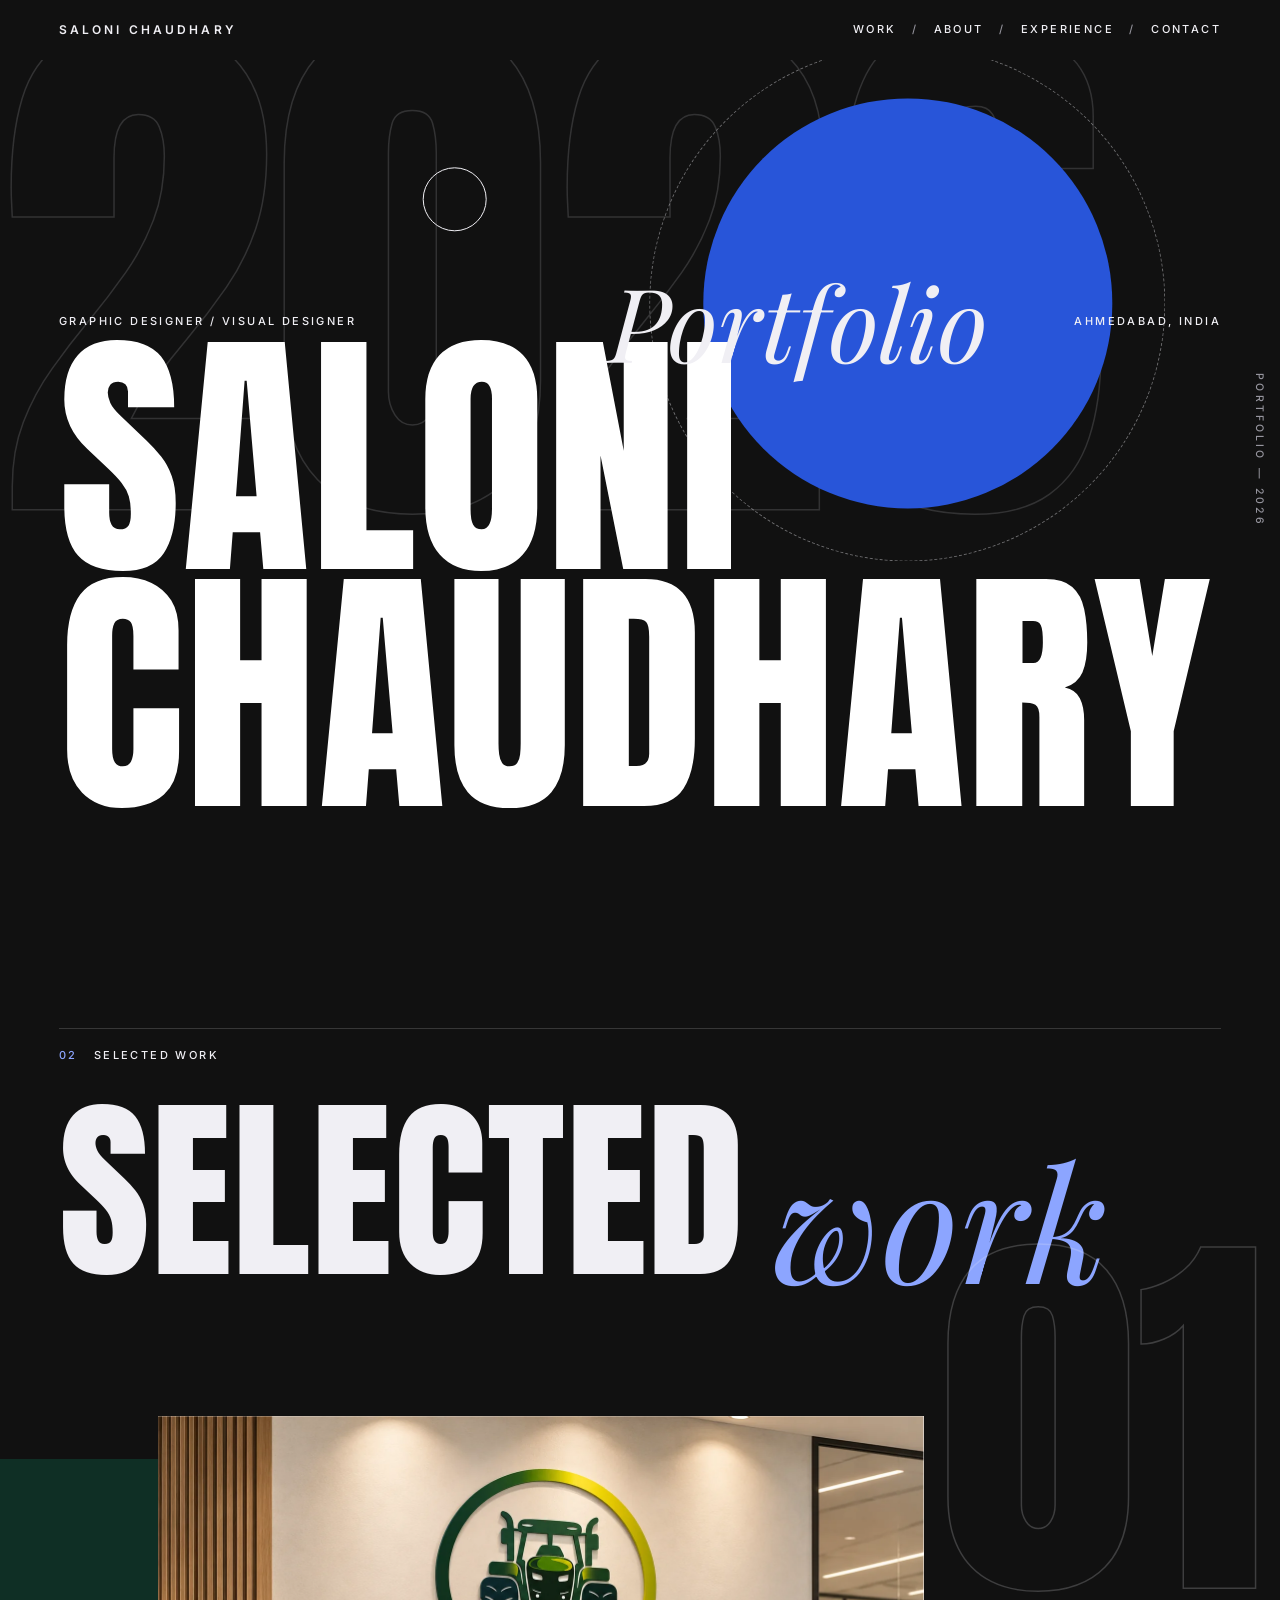
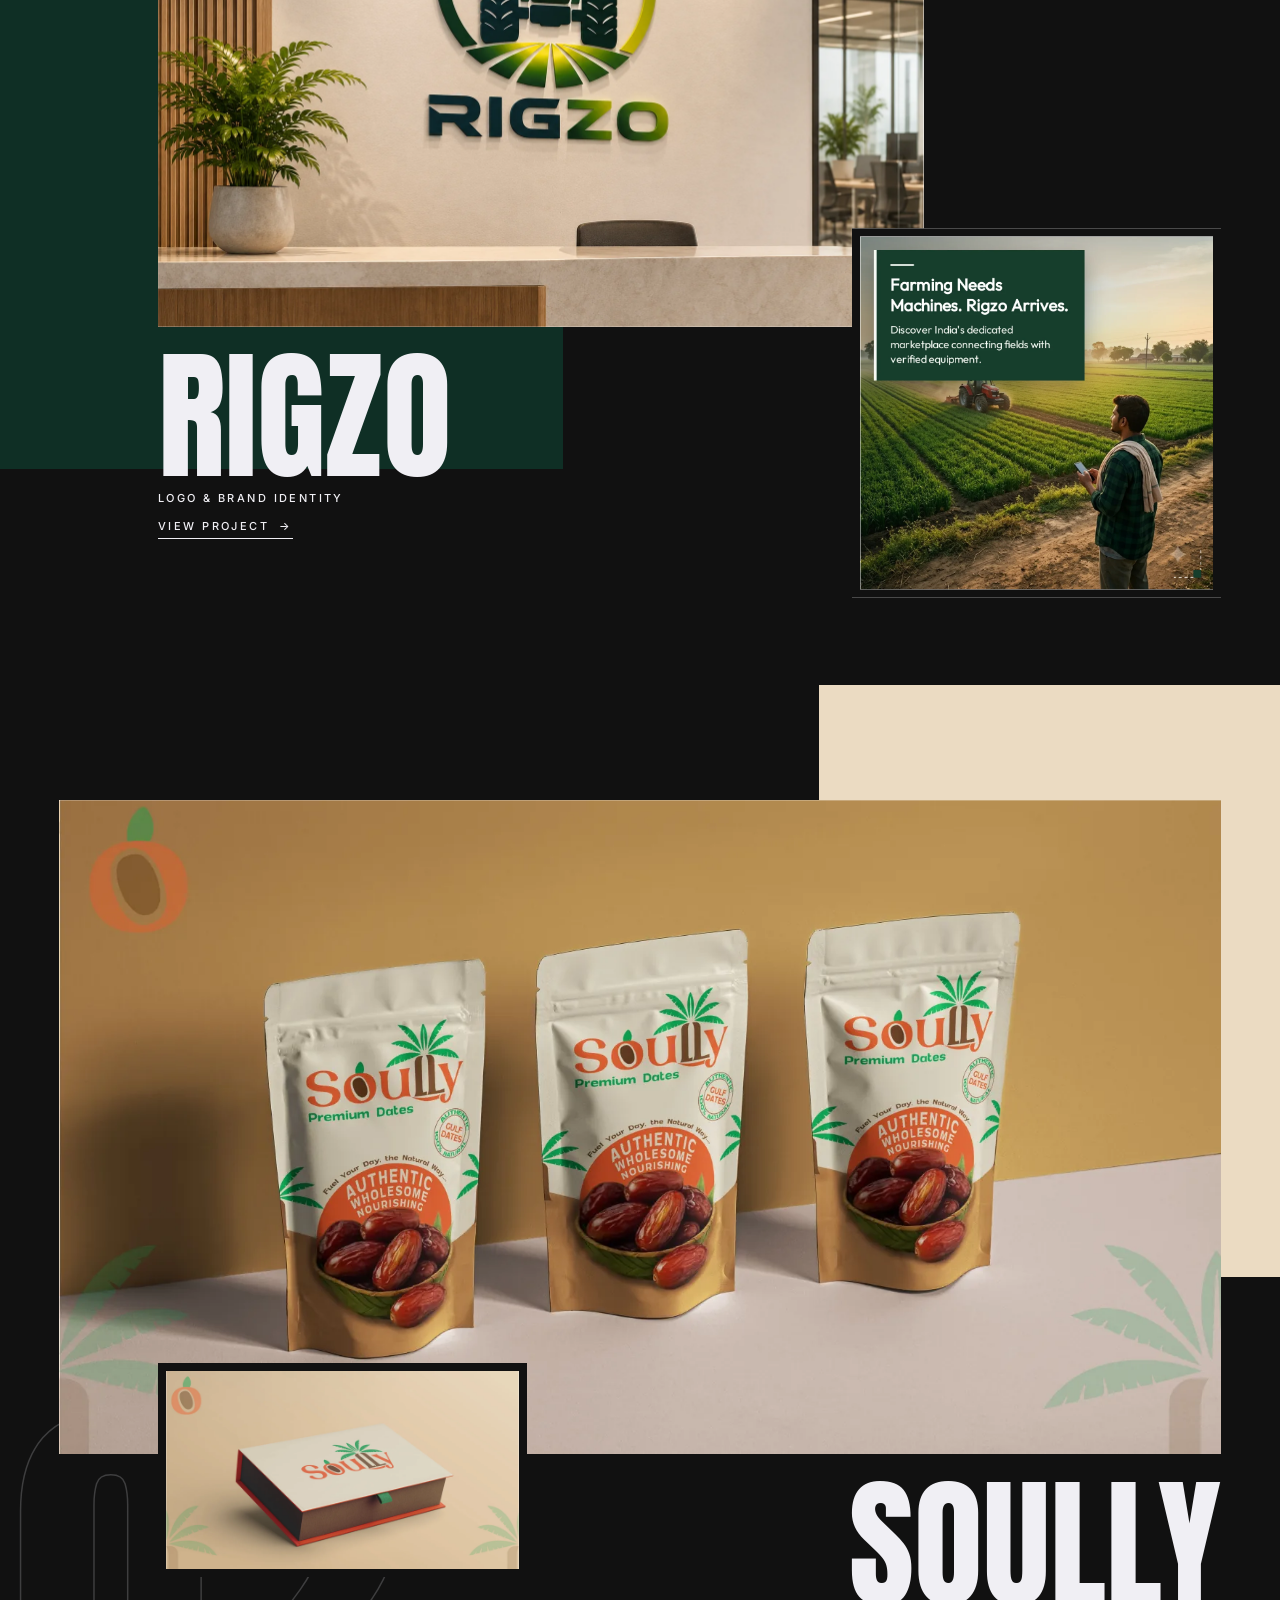
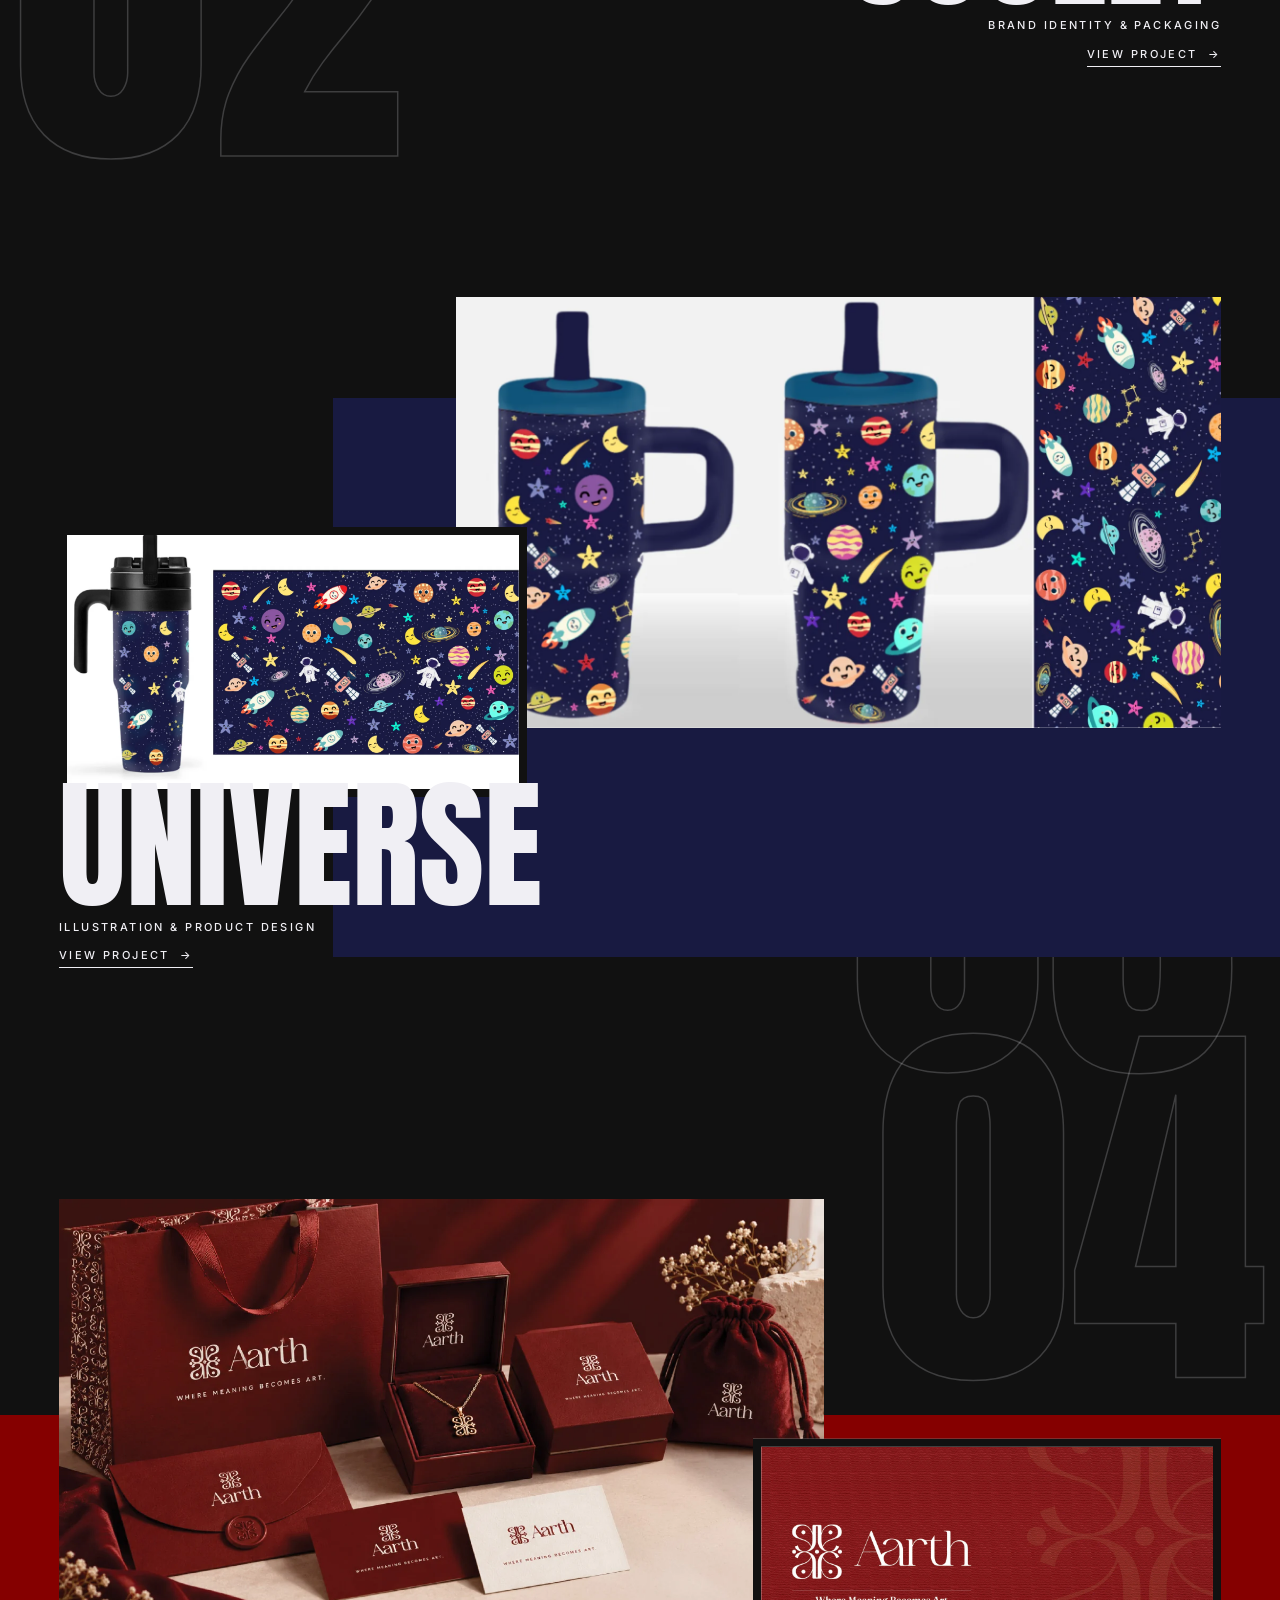
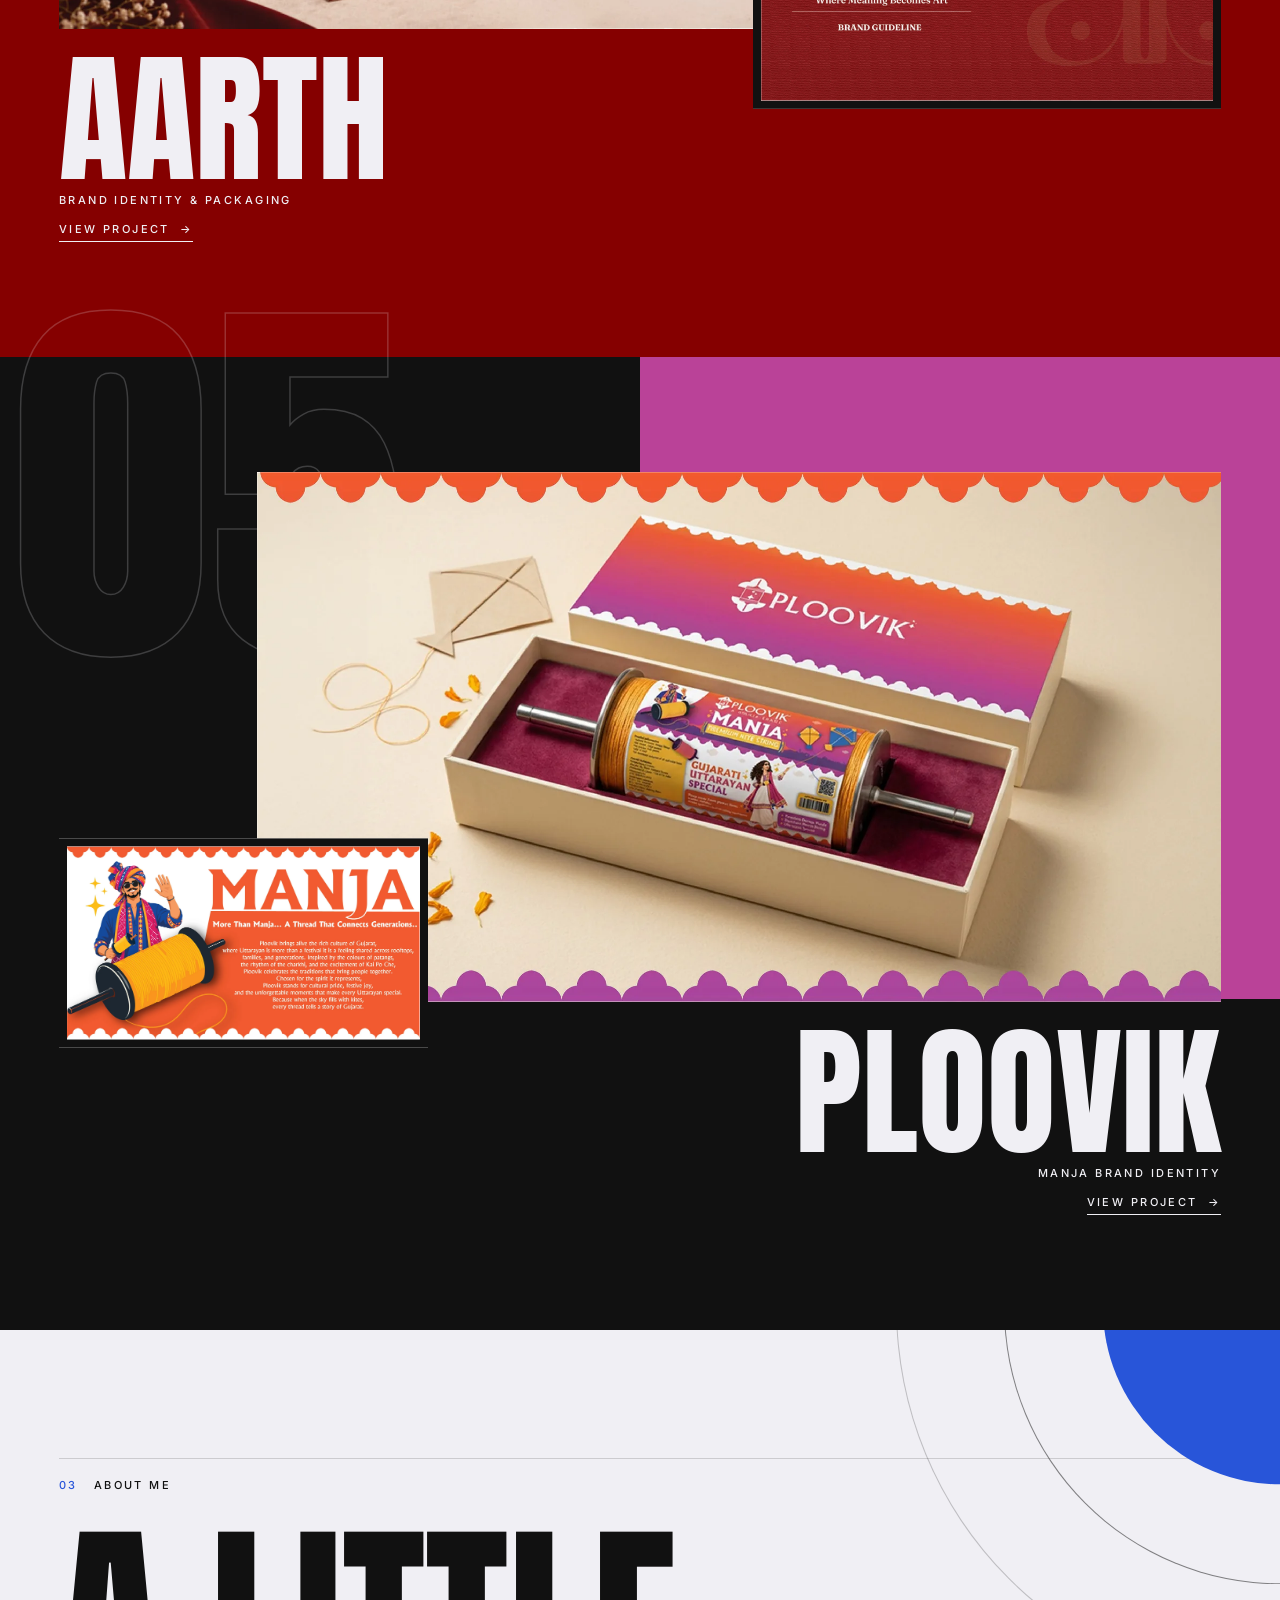
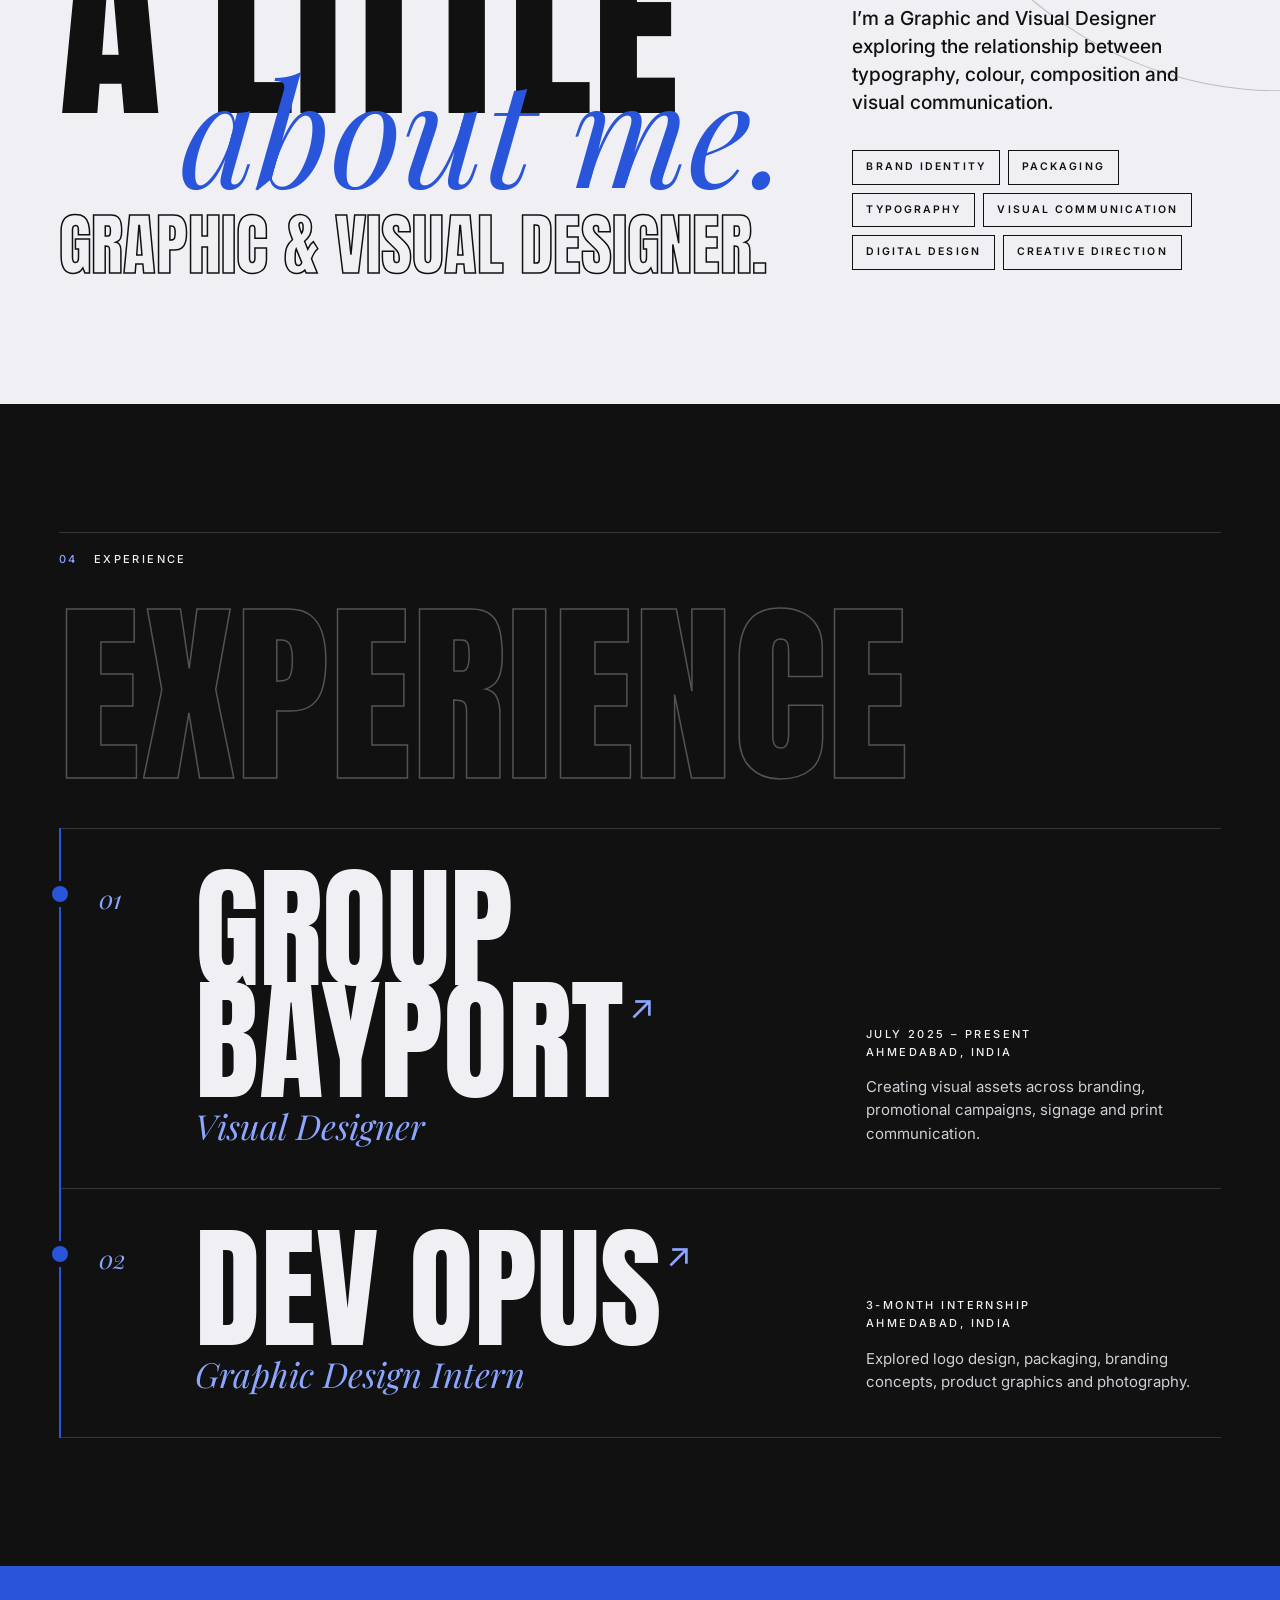
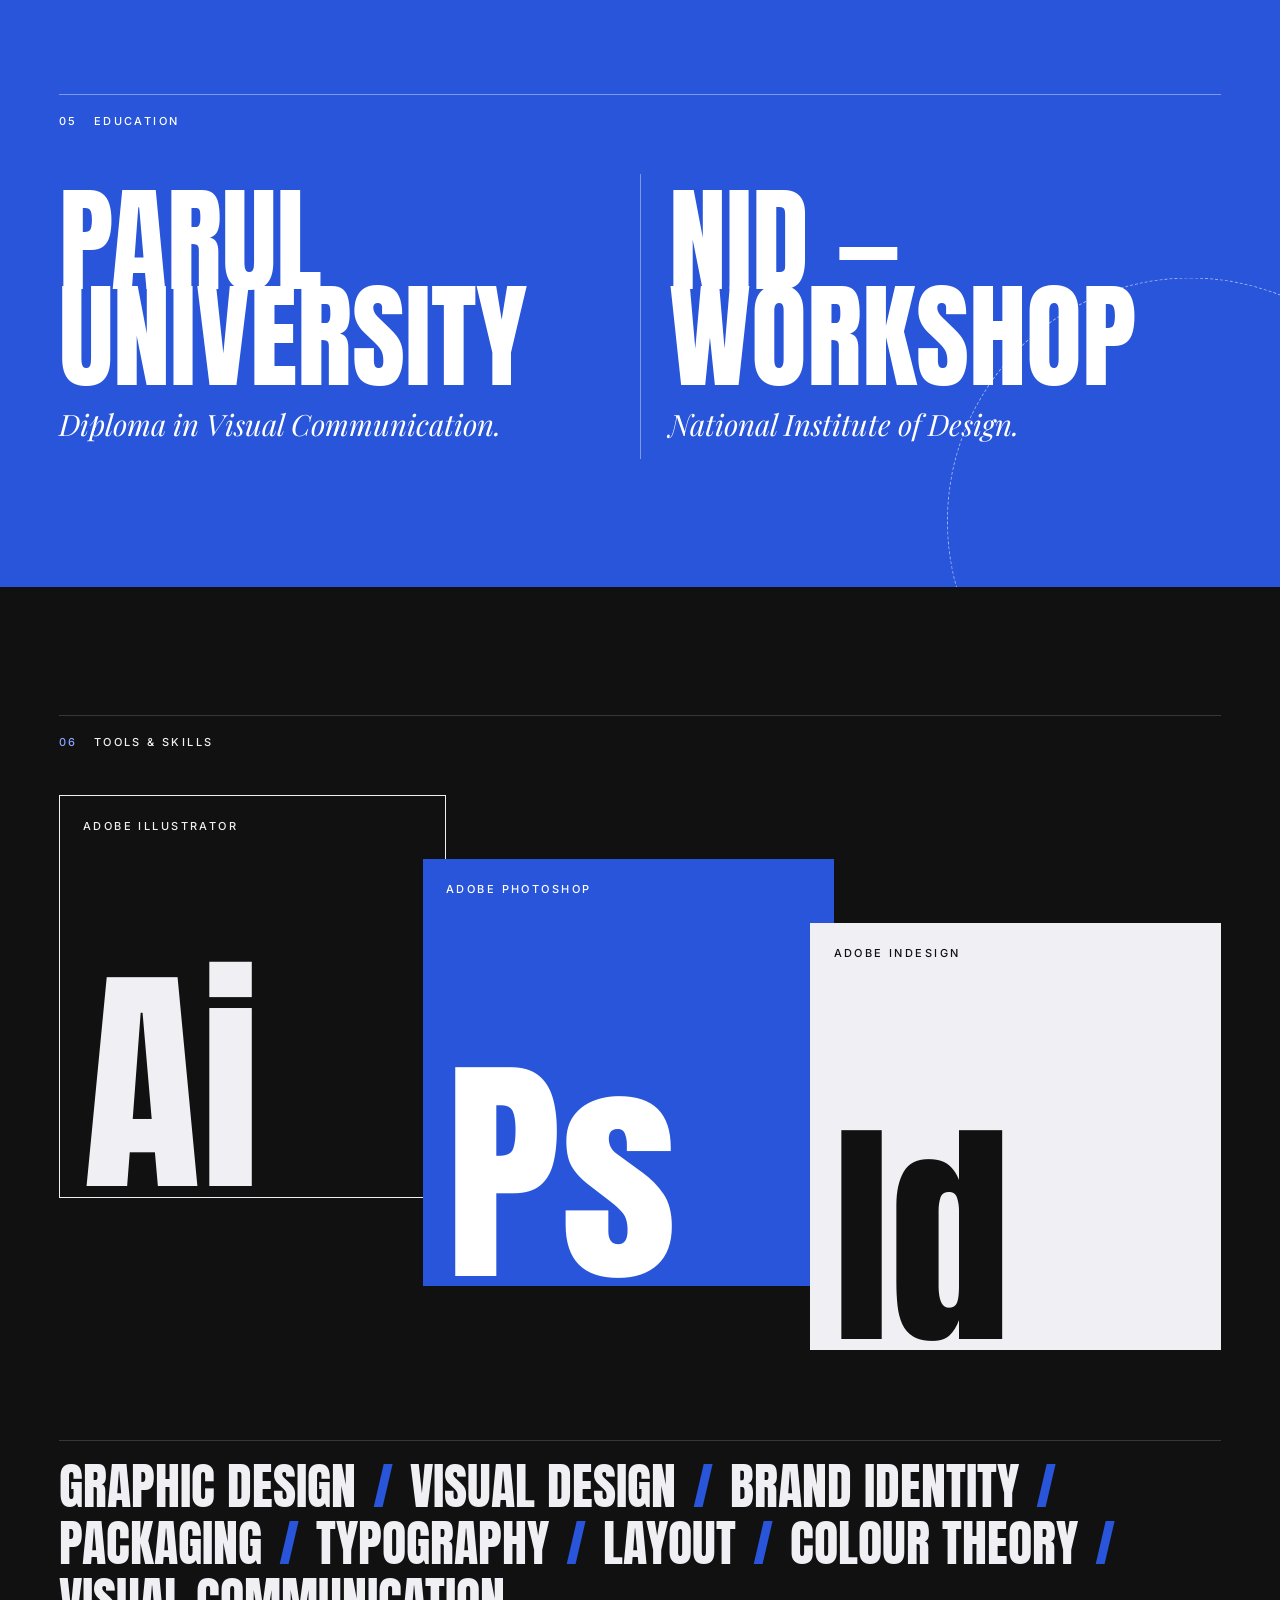
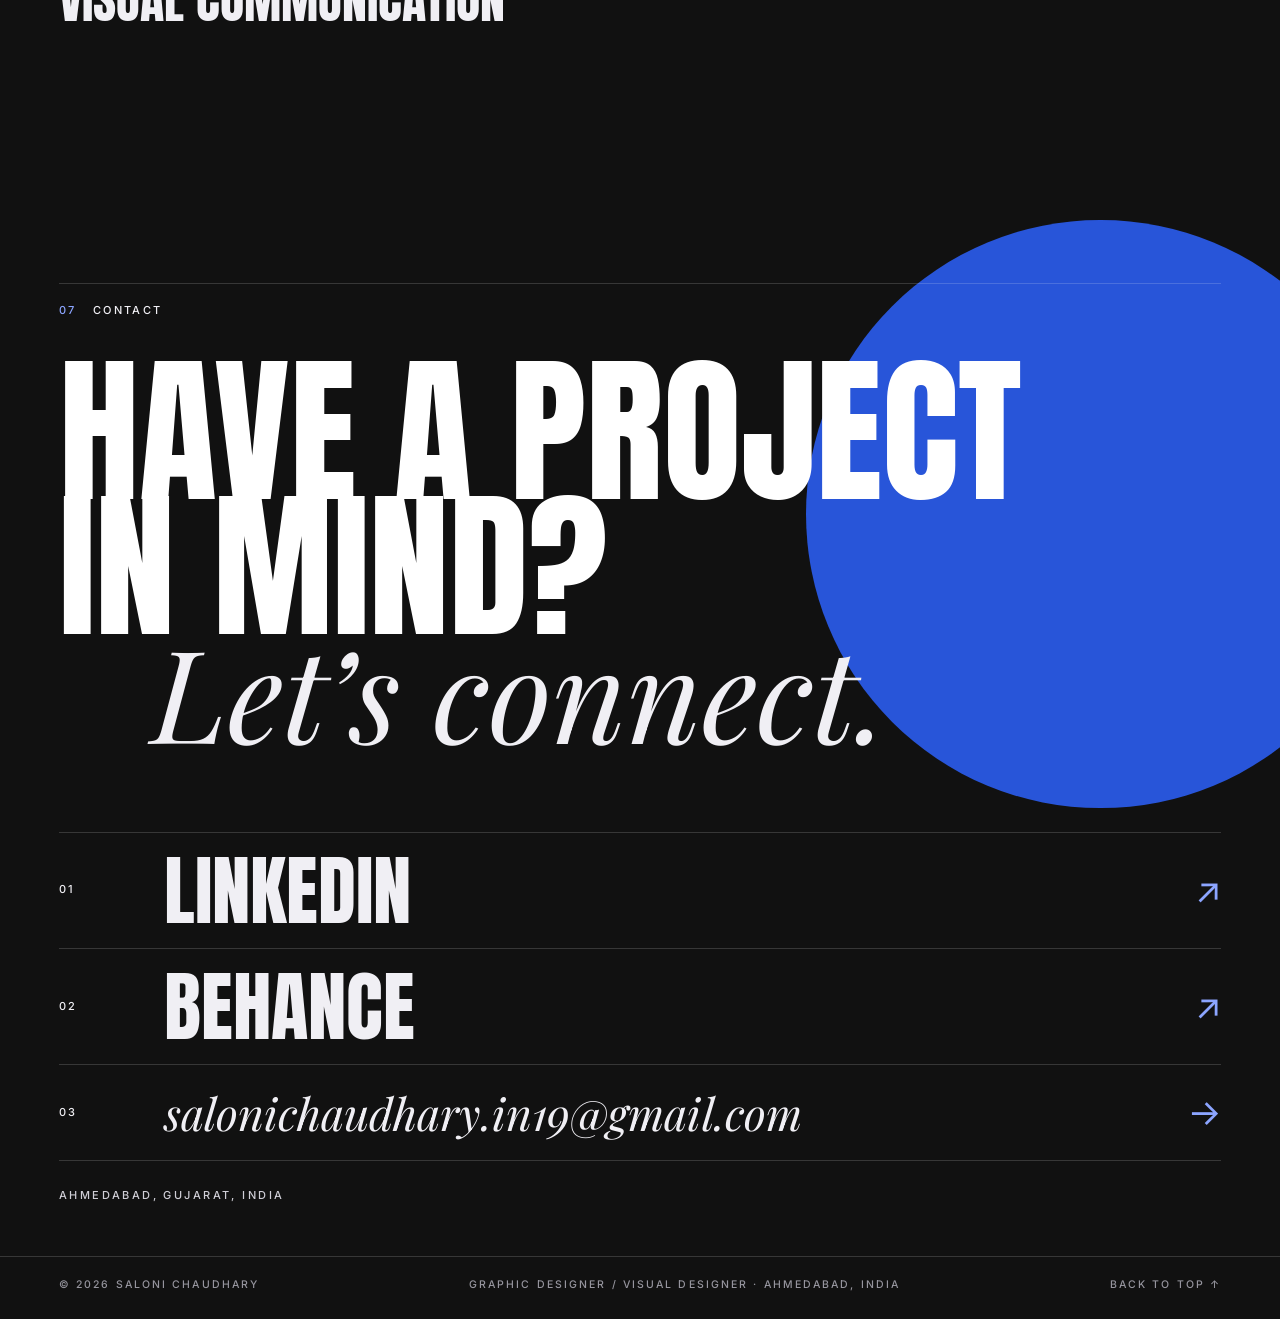
<file: index.html>
<!doctype html>
<html lang="en">
<head>
<meta charset="utf-8">
<meta name="viewport" content="width=device-width, initial-scale=1">
<title>Saloni Chaudhary — Graphic Designer / Visual Designer</title>
<meta name="description" content="Portfolio of Saloni Chaudhary, a graphic and visual designer in Ahmedabad, India: brand identity, packaging, typography and visual communication.">
<meta property="og:title" content="Saloni Chaudhary — Graphic Designer / Visual Designer">
<meta property="og:description" content="Portfolio of Saloni Chaudhary, a graphic and visual designer in Ahmedabad, India: brand identity, packaging, typography and visual communication.">
<meta property="og:type" content="website">
<meta property="og:image" content="https://nirav0044.github.io/saloni-portfolio/img/ploovik-box.webp">
<meta name="twitter:card" content="summary_large_image">
<link rel="canonical" href="https://nirav0044.github.io/saloni-portfolio/">
<meta property="og:url" content="https://nirav0044.github.io/saloni-portfolio/">
<meta name="theme-color" content="#111111">
<link rel="icon" href="favicon.svg" type="image/svg+xml">
<link rel="preconnect" href="https://fonts.googleapis.com">
<link rel="preconnect" href="https://fonts.gstatic.com" crossorigin>
<link rel="stylesheet" href="https://fonts.googleapis.com/css2?family=Anton&family=Inter:wght@400;500;600&family=Playfair+Display:ital,wght@1,400;1,500&display=swap" media="print" onload="this.media='all'">
<noscript><link rel="stylesheet" href="https://fonts.googleapis.com/css2?family=Anton&family=Inter:wght@400;500;600&family=Playfair+Display:ital,wght@1,400;1,500&display=swap"></noscript>
<link rel="stylesheet" href="site.css">
<script>document.documentElement.className="js";setTimeout(function(){document.documentElement.classList.add("ready")},2500)</script>
<script type="application/ld+json">{"@context": "https://schema.org", "@type": "Person", "name": "Saloni Chaudhary", "jobTitle": "Graphic Designer / Visual Designer", "email": "mailto:salonichaudhary.in19@gmail.com", "address": {"@type": "PostalAddress", "addressLocality": "Ahmedabad", "addressRegion": "Gujarat", "addressCountry": "IN"}, "sameAs": ["https://www.linkedin.com/in/saloni-chaudhary-16333b251/", "https://www.behance.net/salonichaudhary5"]}</script>
</head>
<body class="p-home">
<a class="skip" href="#main">Skip to content</a>
<header class="head">
  <a class="brand" href="index.html" aria-label="Saloni Chaudhary, home">Saloni Chaudhary</a>
  <nav class="nav" aria-label="Primary"><a href="index.html#work" data-nav="work">Work</a><a href="index.html#about" data-nav="about">About</a><a href="index.html#experience" data-nav="experience">Experience</a><a href="index.html#contact" data-nav="contact">Contact</a></nav>
  <button class="menu-btn" type="button" aria-expanded="false" aria-controls="menu"><span>Menu</span><i></i></button>
</header>
<div class="menu" id="menu" hidden>
  <nav aria-label="Menu"><a href="index.html#work" data-nav="work">Work</a><a href="index.html#about" data-nav="about">About</a><a href="index.html#experience" data-nav="experience">Experience</a><a href="index.html#contact" data-nav="contact">Contact</a></nav>
  <p class="menu-foot"><a href="mailto:salonichaudhary.in19@gmail.com">salonichaudhary.in19@gmail.com</a></p>
</div>
<main id="main">

<section class="hero" id="top">
  <span class="hero-year" aria-hidden="true" data-depth="-14">2026</span>
  <span class="hero-disc" aria-hidden="true" data-depth="26"><i></i></span>
  <span class="hero-ring" aria-hidden="true" data-depth="12"></span>
  <span class="hero-port" aria-hidden="true" data-depth="-20">Portfolio</span>
  <p class="hero-side" aria-hidden="true">Portfolio — 2026</p>
  <div class="hero-main">
    <p class="k hero-k" data-reveal><span>Graphic Designer / Visual Designer</span><span>Ahmedabad, India</span></p>
    <h1 class="hero-title" data-fill><span class="ln"><span>Saloni</span></span><span class="ln"><span>Chaudhary</span></span></h1>
    <div class="hero-foot" data-reveal>
      <p class="hero-line">Designing ideas into <em>visual experiences.</em></p>
      <a class="scroll-ind" href="#work"><span>Selected work</span><i></i></a>
    </div>
  </div>
</section>

<section class="work" id="work">
  <header class="work-head">
    <p class="k sec-k" data-reveal><b>02</b>Selected work</p>
    <h2 class="mega" data-reveal>Selected <em>work</em></h2>
  </header>
  <article class="pw pw-a" style="--pc:#0F2F25"><span class="pw-num" aria-hidden="true" data-par="0.12">01</span><span class="pw-panel" data-reveal></span><a class="pw-main" href="work/rigzo/index.html" data-cursor="View" data-reveal aria-label="Rigzo, view project"><span class="clip"><img src="img/rigzo-office.webp" width="1536" height="1024" alt="Rigzo logo as a sign on an office wall" loading="lazy" decoding="async"></span></a><a class="pw-sub" href="work/rigzo/index.html" data-reveal data-par="-0.06" tabindex="-1" aria-hidden="true"><span class="clip"><img src="img/rigzo-post-3.webp" width="1080" height="1080" alt="" loading="lazy" decoding="async"></span></a><div class="pw-cap" data-reveal><h3 class="pw-t"><a href="work/rigzo/index.html">Rigzo</a></h3><p class="k">Logo &amp; Brand Identity</p><a class="more" href="work/rigzo/index.html">View project</a></div></article><article class="pw pw-b" style="--pc:#EBDBC2"><span class="pw-num" aria-hidden="true" data-par="0.12">02</span><span class="pw-panel" data-reveal></span><a class="pw-main" href="work/soully/index.html" data-cursor="View" data-reveal aria-label="Soully, view project"><span class="clip"><img src="img/soully-pouches.webp" width="1600" height="900" alt="Three Soully stand-up pouches of premium dates" loading="lazy" decoding="async"></span></a><a class="pw-sub" href="work/soully/index.html" data-reveal data-par="-0.06" tabindex="-1" aria-hidden="true"><span class="clip"><img src="img/soully-box.webp" width="1600" height="900" alt="" loading="lazy" decoding="async"></span></a><div class="pw-cap" data-reveal><h3 class="pw-t"><a href="work/soully/index.html">Soully</a></h3><p class="k">Brand Identity &amp; Packaging</p><a class="more" href="work/soully/index.html">View project</a></div></article><article class="pw pw-c" style="--pc:#181A41"><span class="pw-num" aria-hidden="true" data-par="0.12">03</span><span class="pw-panel" data-reveal></span><a class="pw-main" href="work/universe/index.html" data-cursor="View" data-reveal aria-label="Universe, view project"><span class="clip"><img src="img/universe-tumblers.webp" width="1600" height="900" alt="Two Universe kids&#x27; tumblers with the space pattern" loading="lazy" decoding="async"></span></a><a class="pw-sub" href="work/universe/index.html" data-reveal data-par="-0.06" tabindex="-1" aria-hidden="true"><span class="clip"><img src="img/universe-pattern.webp" width="1600" height="900" alt="" loading="lazy" decoding="async"></span></a><div class="pw-cap" data-reveal><h3 class="pw-t"><a href="work/universe/index.html">Universe</a></h3><p class="k">Illustration &amp; Product Design</p><a class="more" href="work/universe/index.html">View project</a></div></article><article class="pw pw-d" style="--pc:#850000"><span class="pw-num" aria-hidden="true" data-par="0.12">04</span><span class="pw-panel" data-reveal></span><a class="pw-main" href="work/aarth/index.html" data-cursor="View" data-reveal aria-label="Aarth, view project"><span class="clip"><img src="img/aarth-packaging.webp" width="1440" height="810" alt="Aarth packaging: bag, boxes, pouch and cards in burgundy" loading="lazy" decoding="async"></span></a><a class="pw-sub" href="work/aarth/index.html" data-reveal data-par="-0.06" tabindex="-1" aria-hidden="true"><span class="clip"><img src="img/aarth-cover.webp" width="1440" height="810" alt="" loading="lazy" decoding="async"></span></a><div class="pw-cap" data-reveal><h3 class="pw-t"><a href="work/aarth/index.html">Aarth</a></h3><p class="k">Brand Identity &amp; Packaging</p><a class="more" href="work/aarth/index.html">View project</a></div></article><article class="pw pw-e" style="--pc:#BA4298"><span class="pw-num" aria-hidden="true" data-par="0.12">05</span><span class="pw-panel" data-reveal></span><a class="pw-main" href="work/ploovik/index.html" data-cursor="View" data-reveal aria-label="Ploovik, view project"><span class="clip"><img src="img/ploovik-box.webp" width="1800" height="990" alt="Ploovik manja spool in a gift box" loading="lazy" decoding="async"></span></a><a class="pw-sub" href="work/ploovik/index.html" data-reveal data-par="-0.06" tabindex="-1" aria-hidden="true"><span class="clip"><img src="img/ploovik-character.webp" width="1800" height="990" alt="" loading="lazy" decoding="async"></span></a><div class="pw-cap" data-reveal><h3 class="pw-t"><a href="work/ploovik/index.html">Ploovik</a></h3><p class="k">Manja Brand Identity</p><a class="more" href="work/ploovik/index.html">View project</a></div></article>
</section>

<section class="sec light about" id="about">
  <p class="k sec-k" data-reveal><b>03</b>About me</p>
  <div class="about-grid">
    <h2 class="about-h" data-reveal><span class="a1">A little</span><em>about me.</em><span class="a2">Graphic &amp; Visual Designer.</span></h2>
    <div class="about-side">
      <p class="about-p" data-reveal>I’m a Graphic and Visual Designer exploring the relationship between typography, colour, composition and visual communication.</p>
      <ul class="tags" data-reveal><li>Brand Identity</li><li>Packaging</li><li>Typography</li><li>Visual Communication</li><li>Digital Design</li><li>Creative Direction</li></ul>
    </div>
  </div>
  <span class="about-geo" aria-hidden="true" data-par="0.08"><i></i><i></i><i></i></span>
</section>

<section class="sec xp" id="experience">
  <p class="k sec-k" data-reveal><b>04</b>Experience</p>
  <h2 class="mega out" data-reveal>Experience</h2>
  <ol class="tl">
    <li data-reveal>
      <span class="tl-n">01</span>
      <div class="tl-main">
        <h3><a href="https://groupbayport.com/" target="_blank" rel="noopener">Group Bayport<span>↗</span></a></h3>
        <p class="tl-role">Visual Designer</p>
      </div>
      <div class="tl-meta">
        <p class="k">July 2025 – Present<br>Ahmedabad, India</p>
        <p>Creating visual assets across branding, promotional campaigns, signage and print communication.</p>
      </div>
    </li>
    <li data-reveal>
      <span class="tl-n">02</span>
      <div class="tl-main">
        <h3><a href="https://devopus.com/" target="_blank" rel="noopener">Dev Opus<span>↗</span></a></h3>
        <p class="tl-role">Graphic Design Intern</p>
      </div>
      <div class="tl-meta">
        <p class="k">3-Month Internship<br>Ahmedabad, India</p>
        <p>Explored logo design, packaging, branding concepts, product graphics and photography.</p>
      </div>
    </li>
  </ol>
</section>

<section class="sec blue edu" id="education">
  <p class="k sec-k" data-reveal><b>05</b>Education</p>
  <div class="edu-grid">
    <div class="edu-item" data-reveal><h2>Parul<br>University</h2><p>Diploma in Visual Communication.</p></div>
    <div class="edu-item" data-reveal><h2>NID —<br>Workshop</h2><p>National Institute of Design.</p></div>
  </div>
  <span class="edu-ring" aria-hidden="true" data-par="0.1"></span>
</section>

<section class="sec tools" id="tools">
  <p class="k sec-k" data-reveal><b>06</b>Tools &amp; skills</p>
  <ul class="apps">
    <li class="a-ai" data-reveal><b>Ai</b><span>Adobe Illustrator</span></li>
    <li class="a-ps" data-reveal><b>Ps</b><span>Adobe Photoshop</span></li>
    <li class="a-id" data-reveal><b>Id</b><span>Adobe InDesign</span></li>
  </ul>
  <ul class="skills" data-reveal><li>Graphic Design</li><li>Visual Design</li><li>Brand Identity</li><li>Packaging</li><li>Typography</li><li>Layout</li><li>Colour Theory</li><li>Visual Communication</li></ul>
</section>

<section class="sec contact" id="contact">
  <span class="ct-disc" aria-hidden="true" data-par="0.14"></span>
  <p class="k sec-k" data-reveal><b>07</b>Contact</p>
  <h2 class="ct-h" data-reveal><span>Have a project</span><span>in mind?</span><em>Let’s connect.</em></h2>
  <ul class="ct-links">
    <li data-reveal><a href="https://www.linkedin.com/in/saloni-chaudhary-16333b251/" target="_blank" rel="noopener" data-cursor="Open"><span class="k">01</span><b>LinkedIn</b><i>↗</i></a></li>
    <li data-reveal><a href="https://www.behance.net/salonichaudhary5" target="_blank" rel="noopener" data-cursor="Open"><span class="k">02</span><b>Behance</b><i>↗</i></a></li>
    <li data-reveal><a href="mailto:salonichaudhary.in19@gmail.com" data-cursor="Write"><span class="k">03</span><b class="mail">salonichaudhary.in19@gmail.com</b><i>→</i></a></li>
  </ul>
  <p class="k ct-loc" data-reveal>Ahmedabad, Gujarat, India</p>
</section>

</main>
<footer class="foot">
  <span>© 2026 Saloni Chaudhary</span>
  <span>Graphic Designer / Visual Designer · Ahmedabad, India</span>
  <a href="#main">Back to top ↑</a>
</footer>
<div class="cursor" aria-hidden="true"></div>
<div class="pt" aria-hidden="true"></div>
<script src="site.js" defer></script>
</body>
</html>
</file>
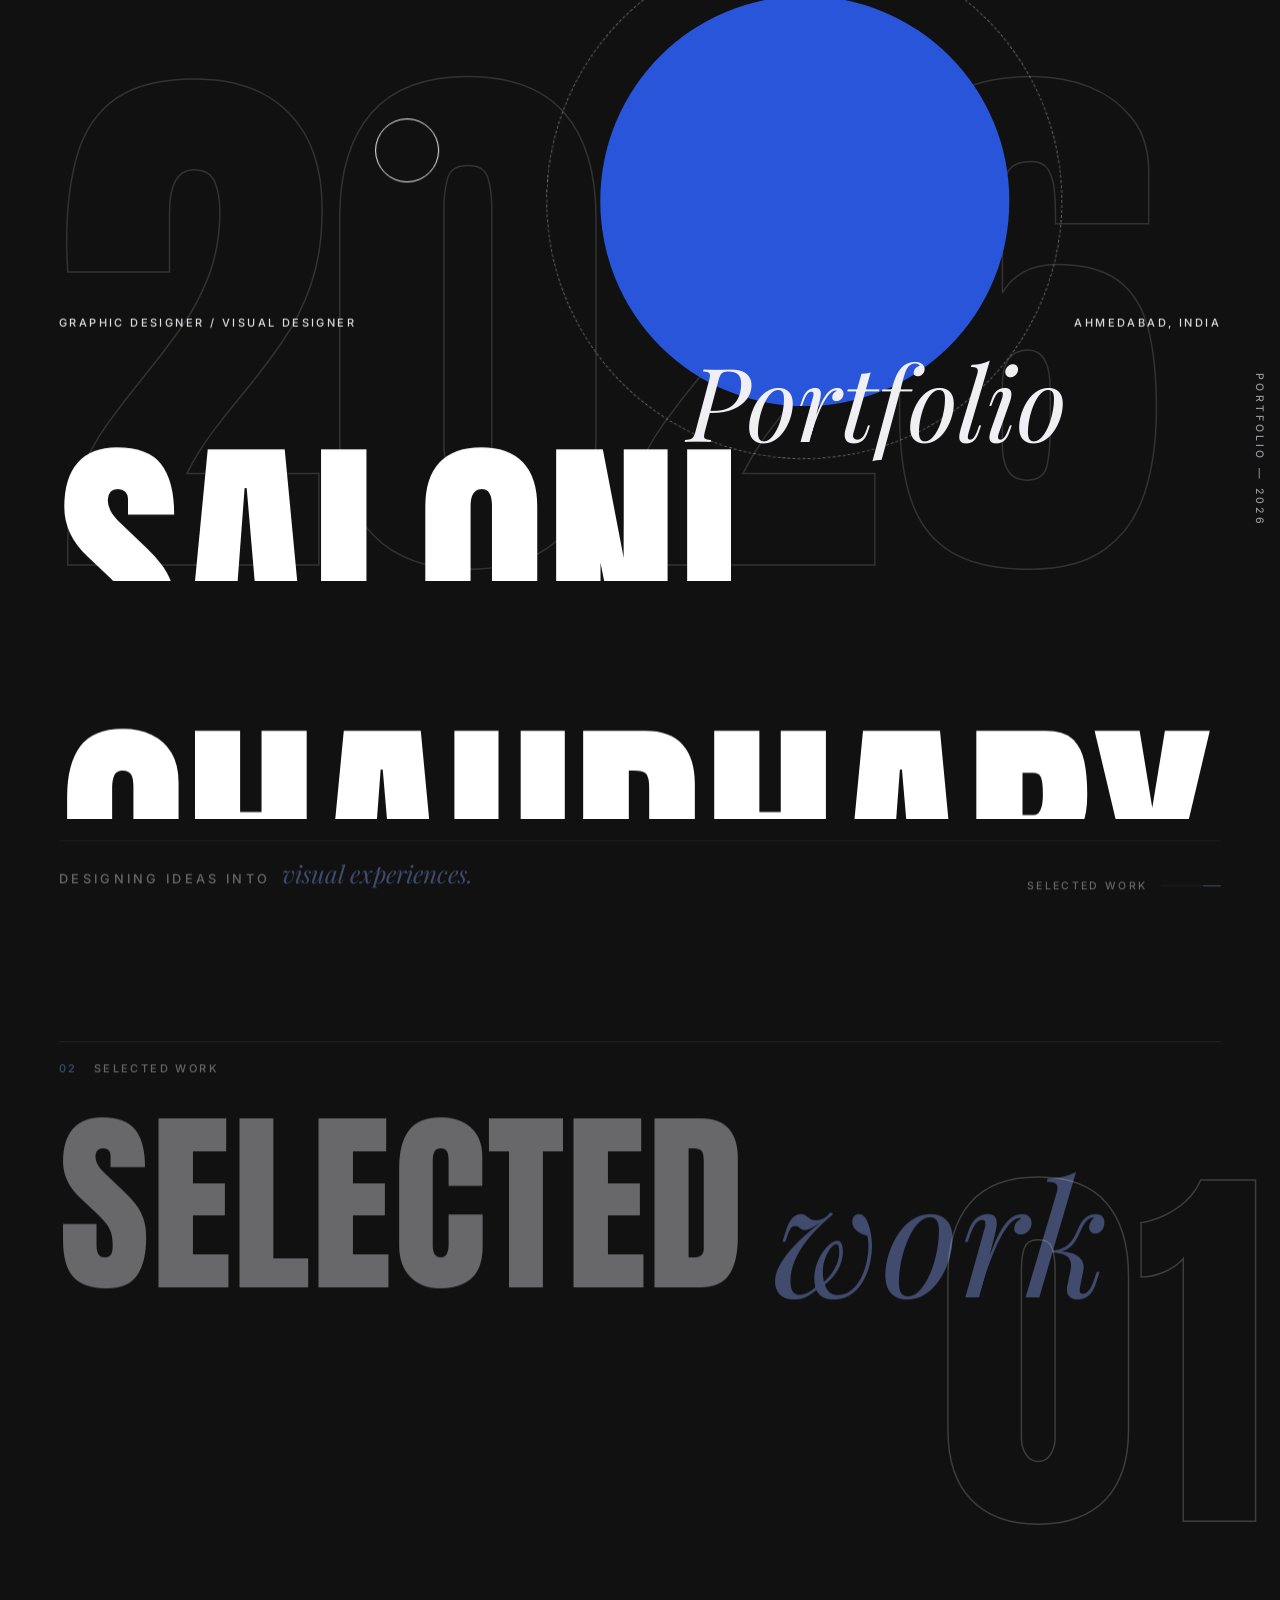
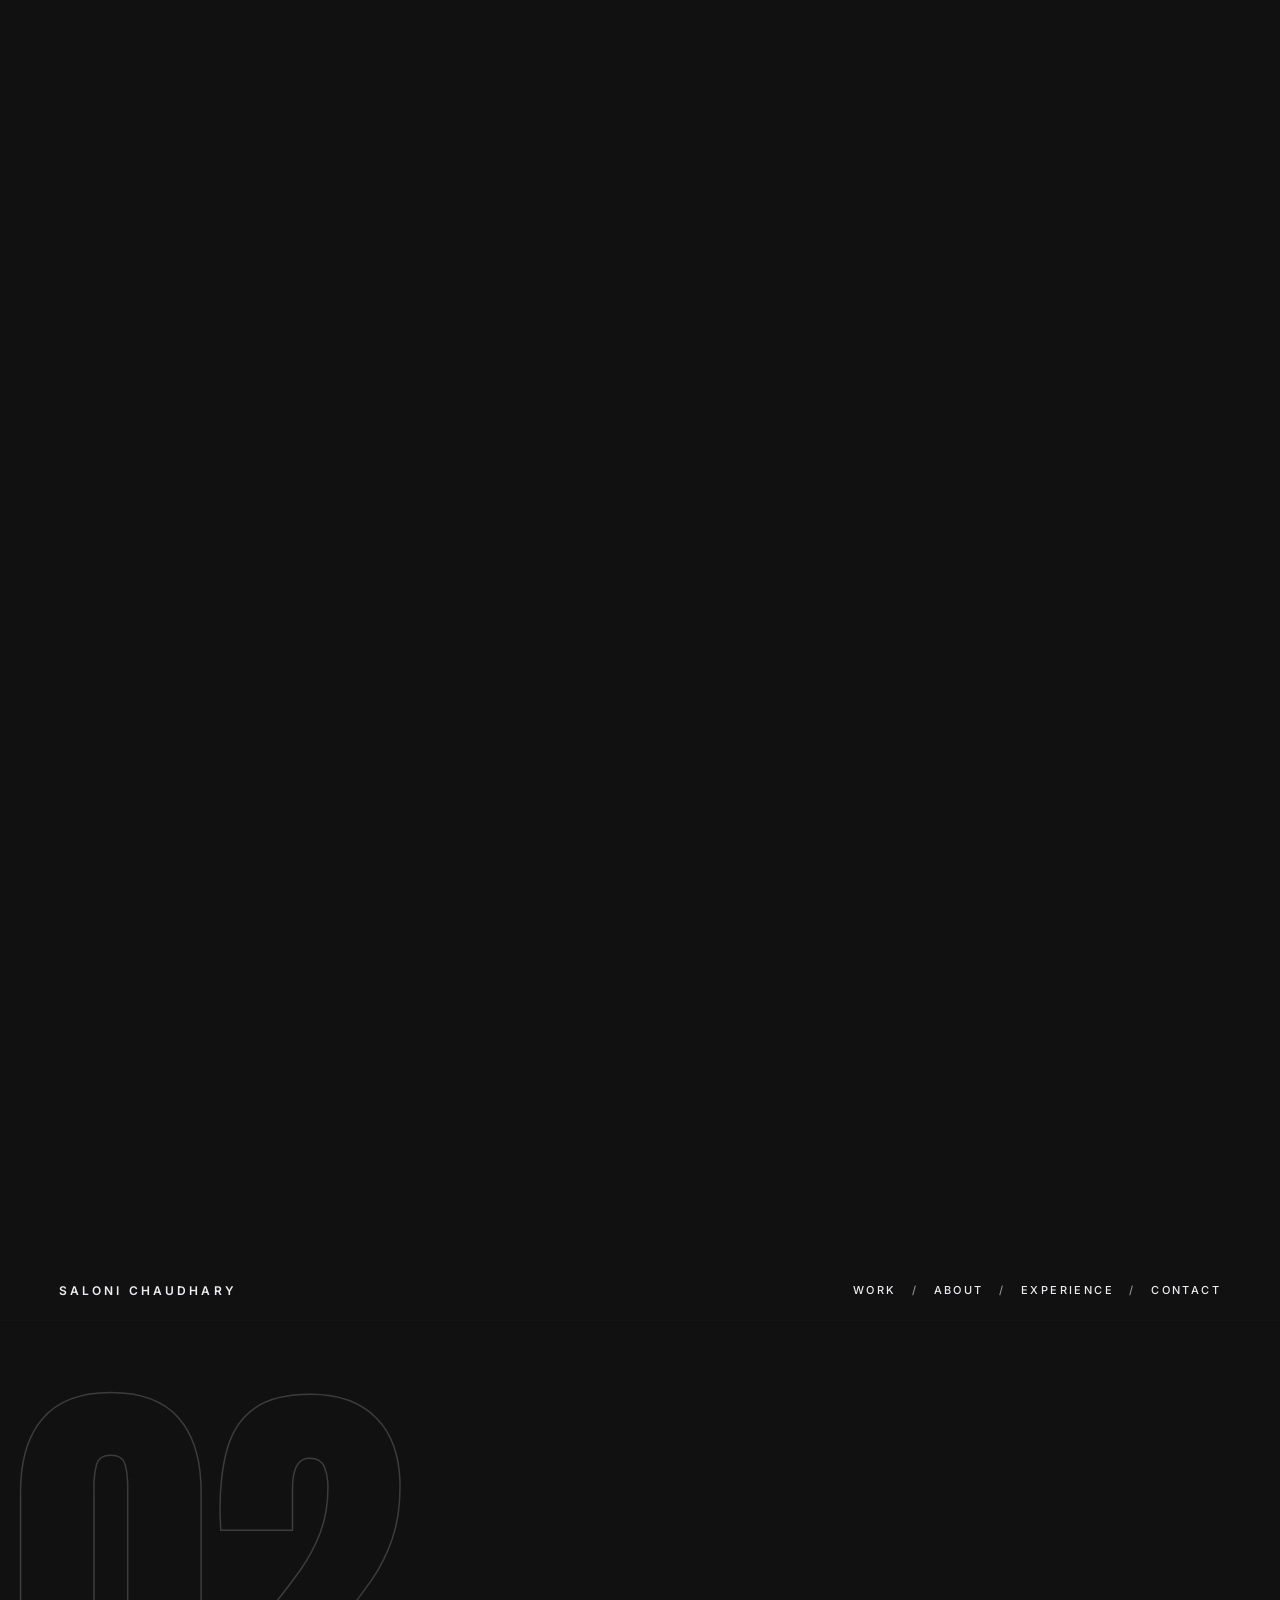
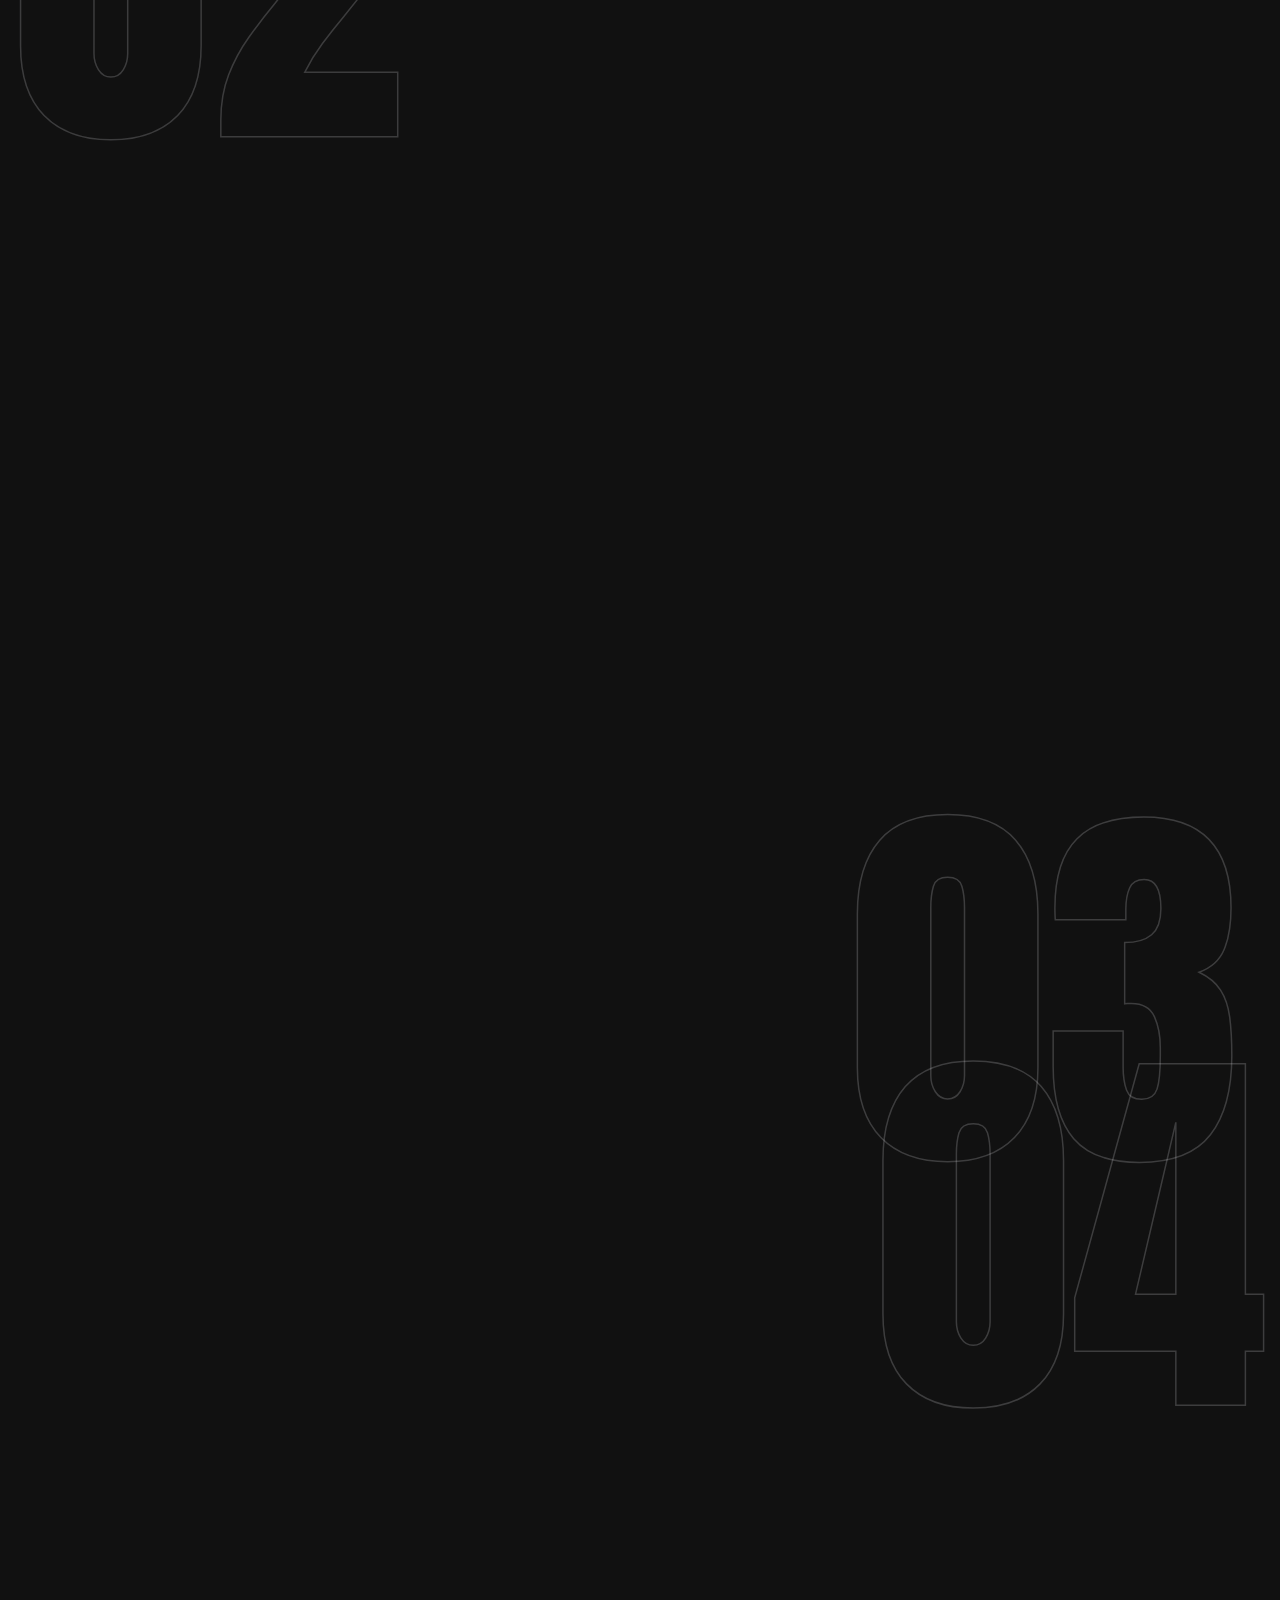
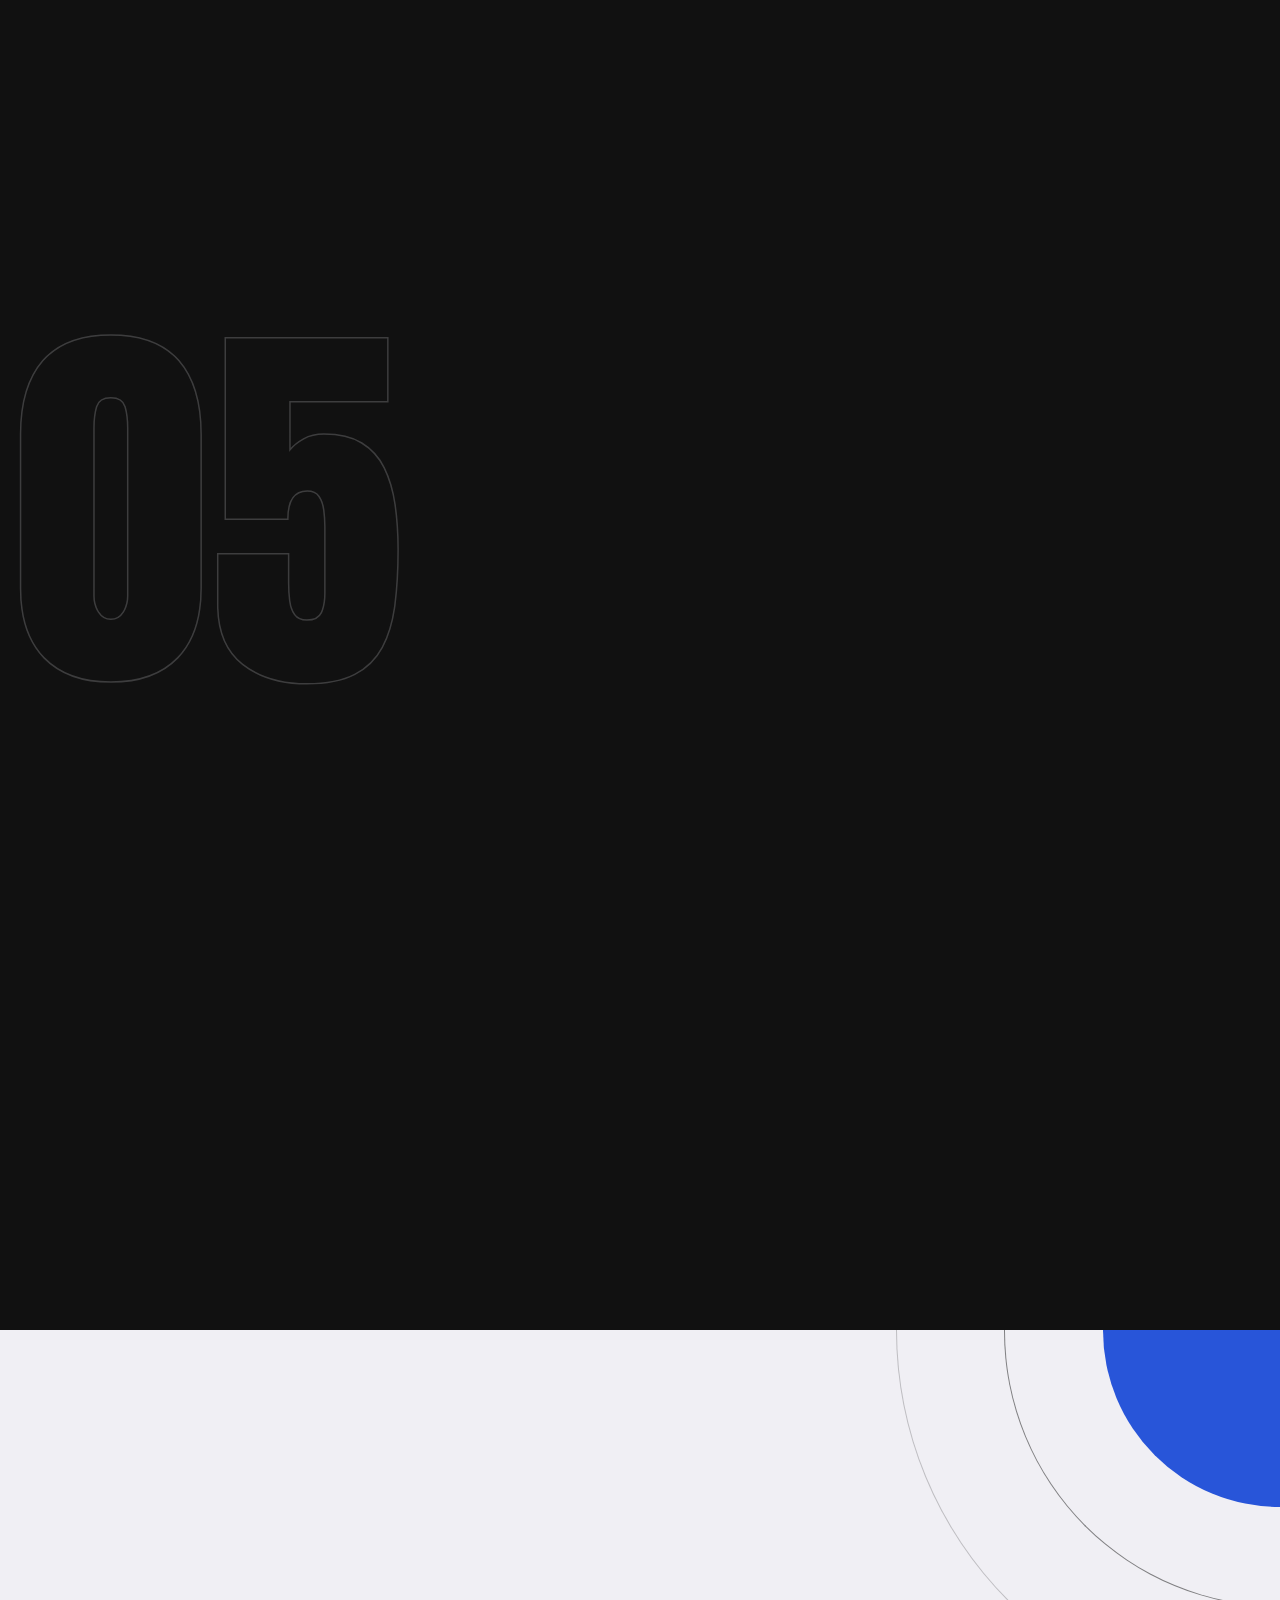
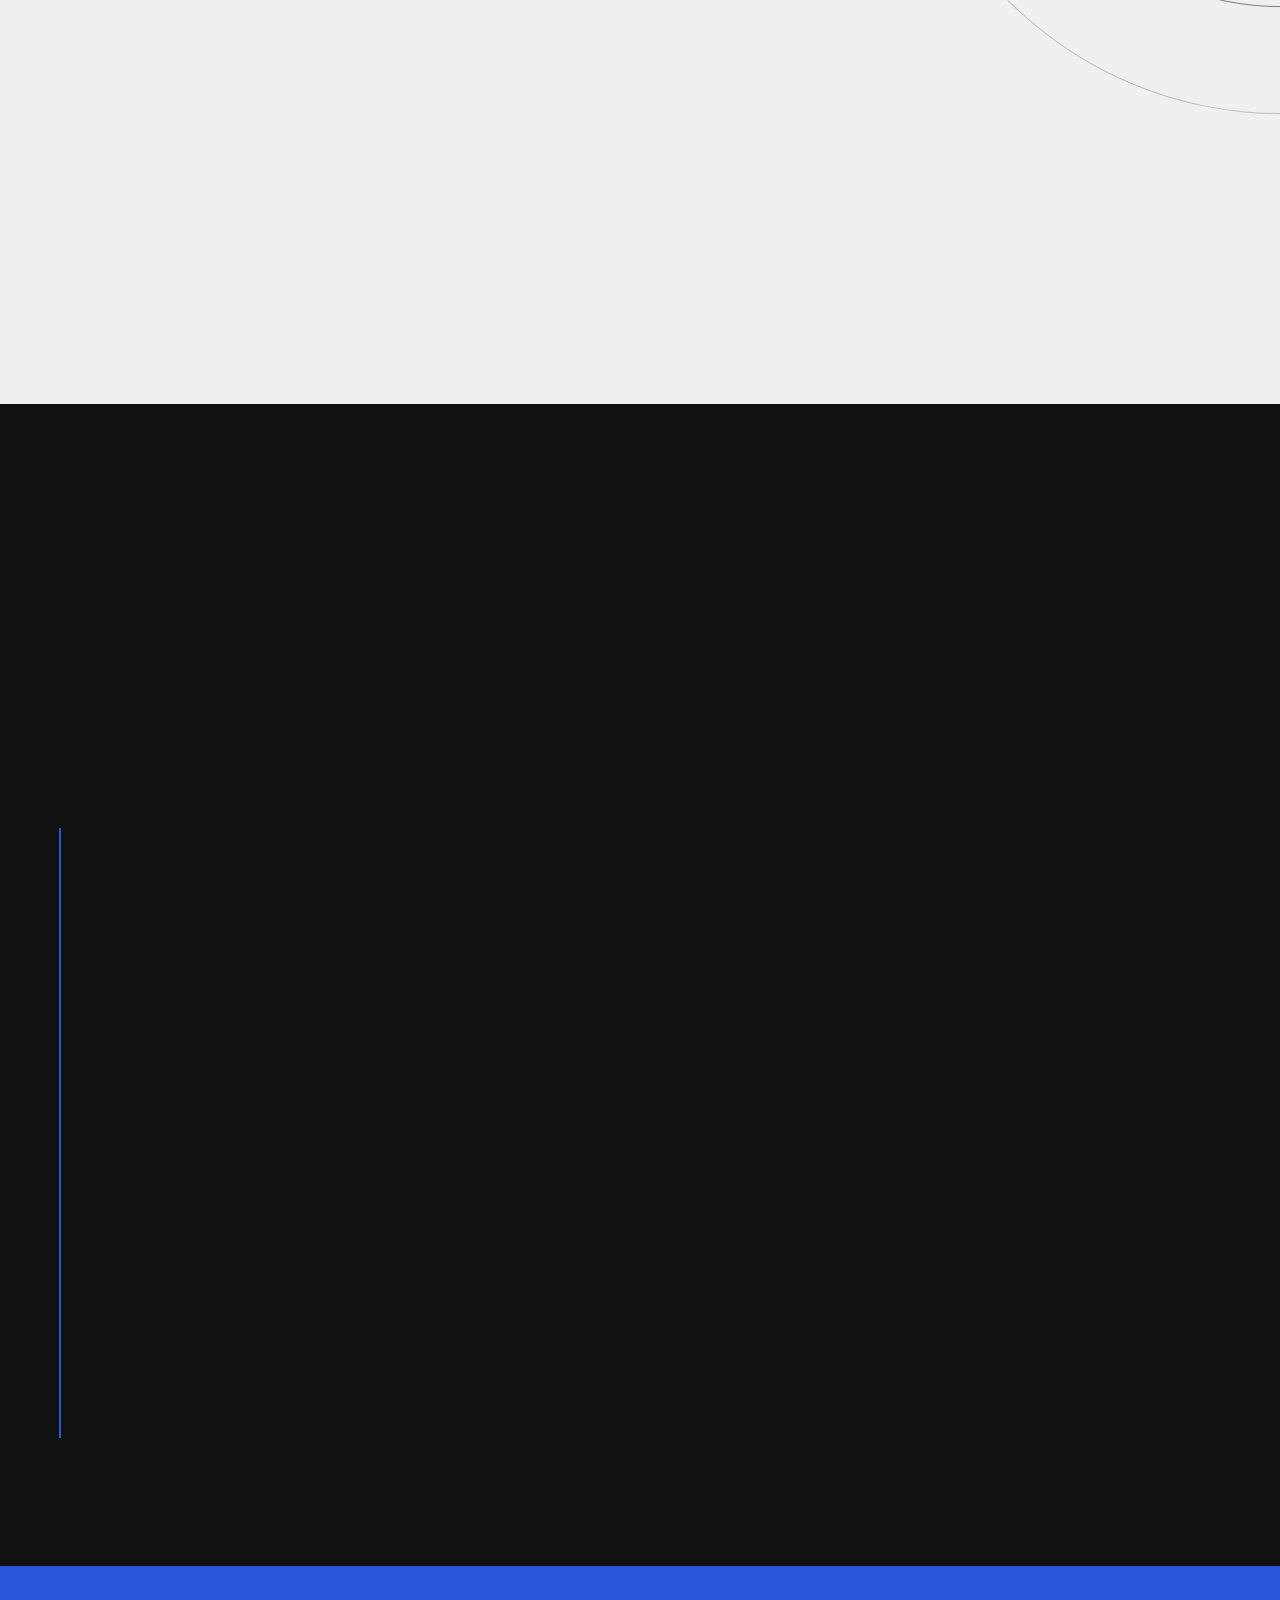
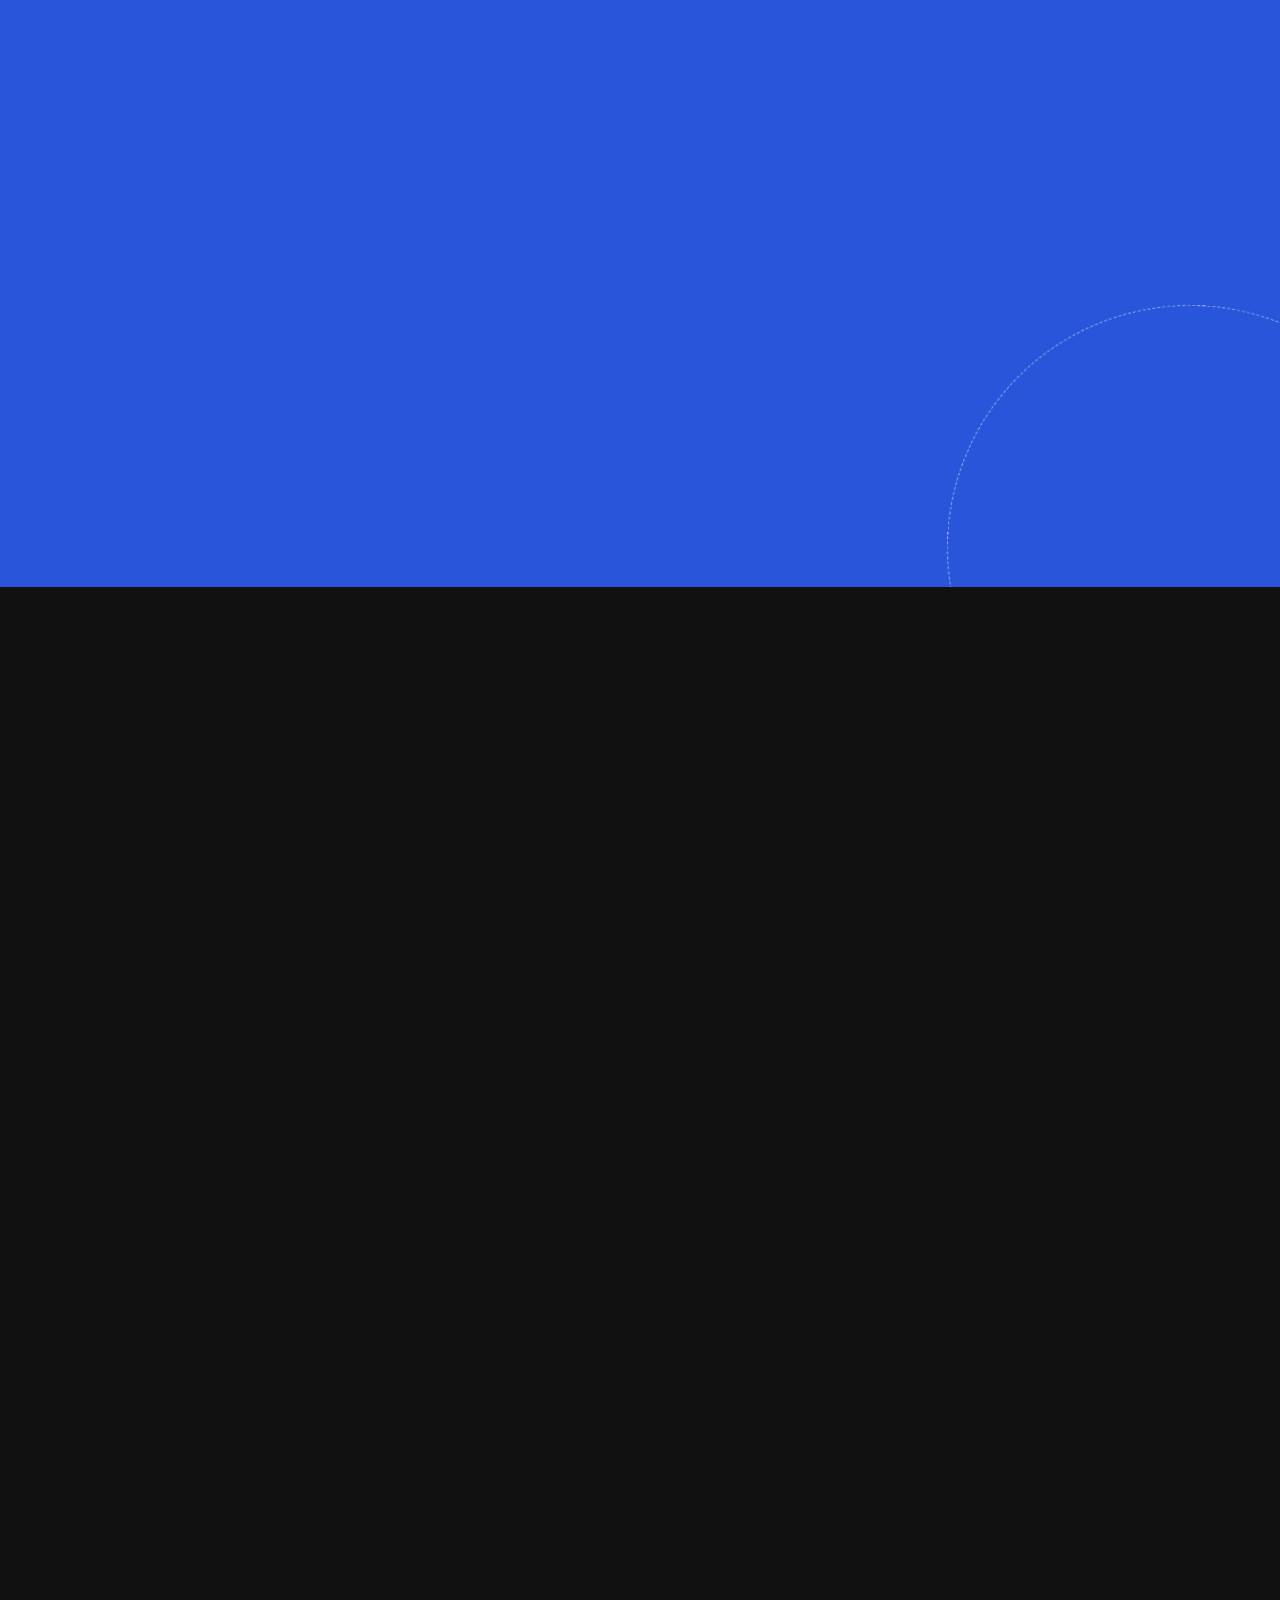
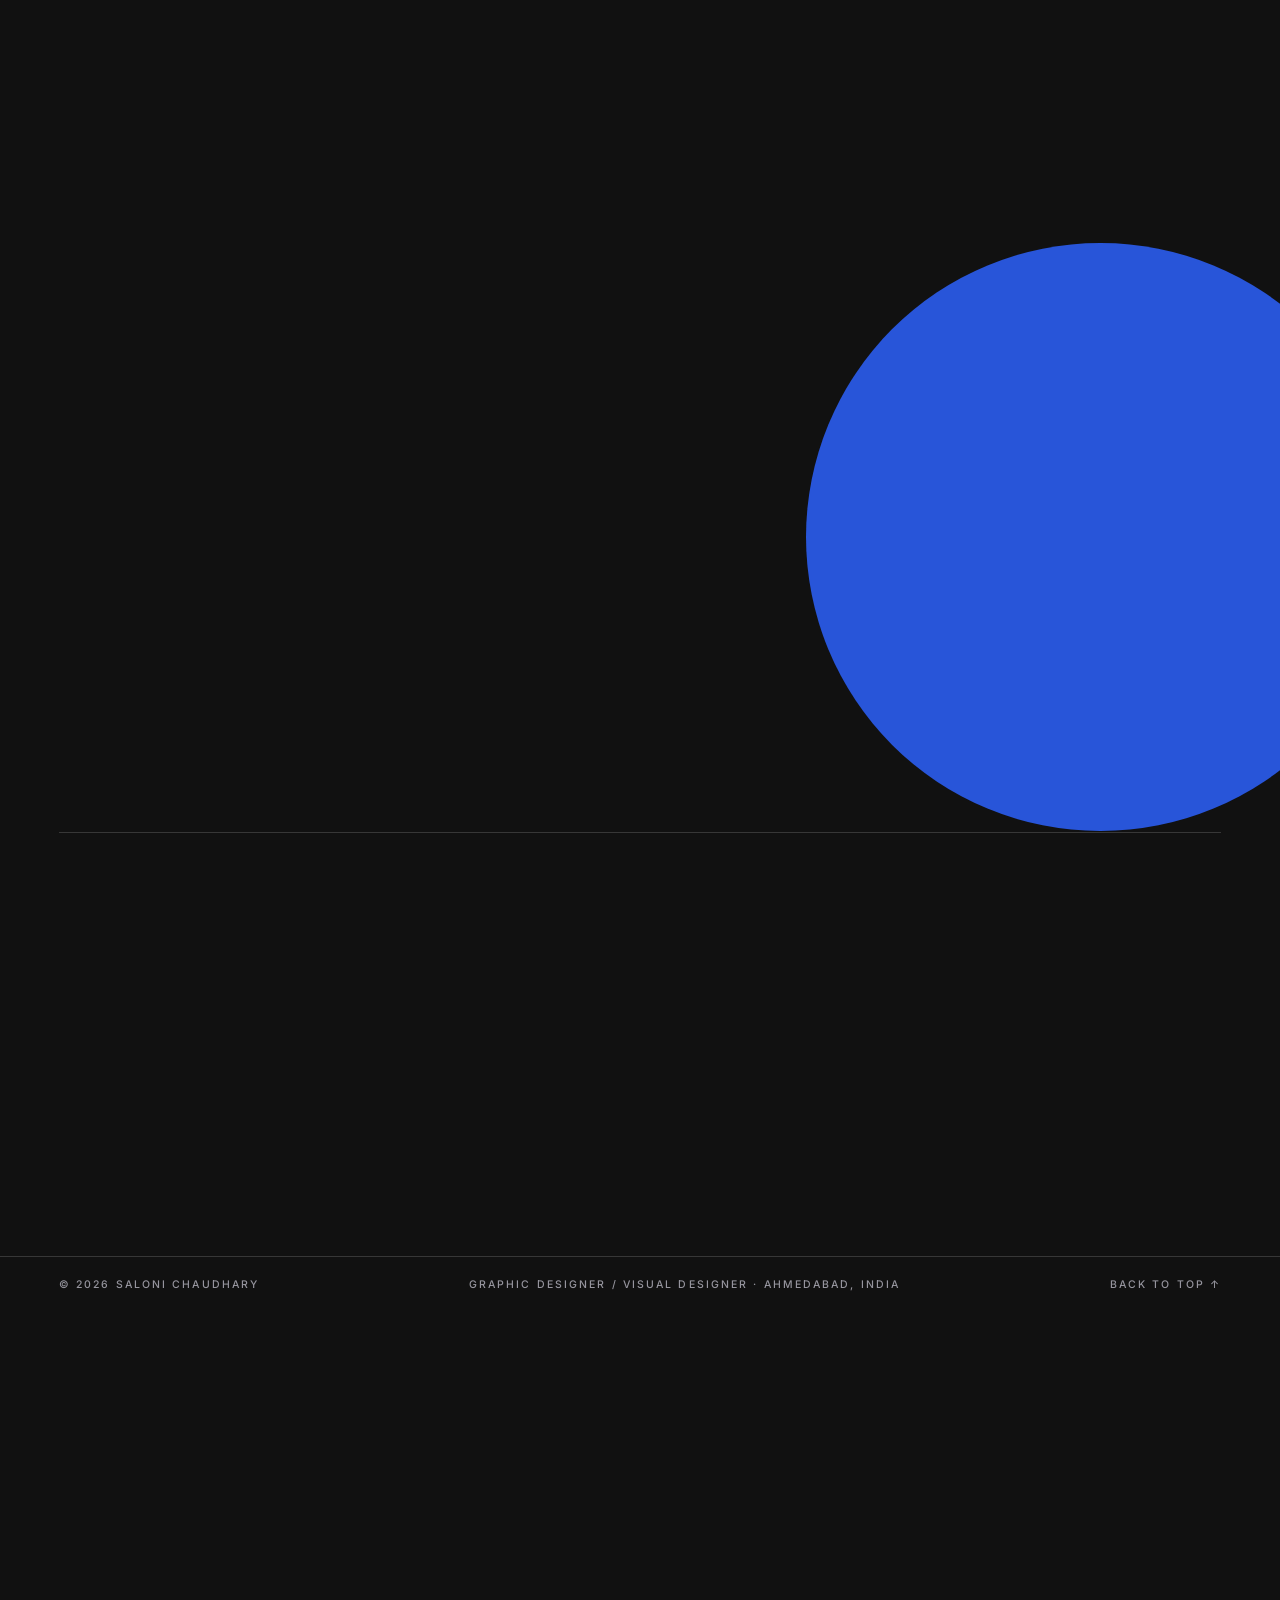
<file: about/index.html>
<!doctype html><html lang="en"><head><meta charset="utf-8"><title>Saloni Chaudhary</title><meta name="robots" content="noindex"><meta http-equiv="refresh" content="0; url=../index.html#about"><link rel="canonical" href="../index.html#about"></head><body><a href="../index.html#about">Continue</a></body></html>
</file>
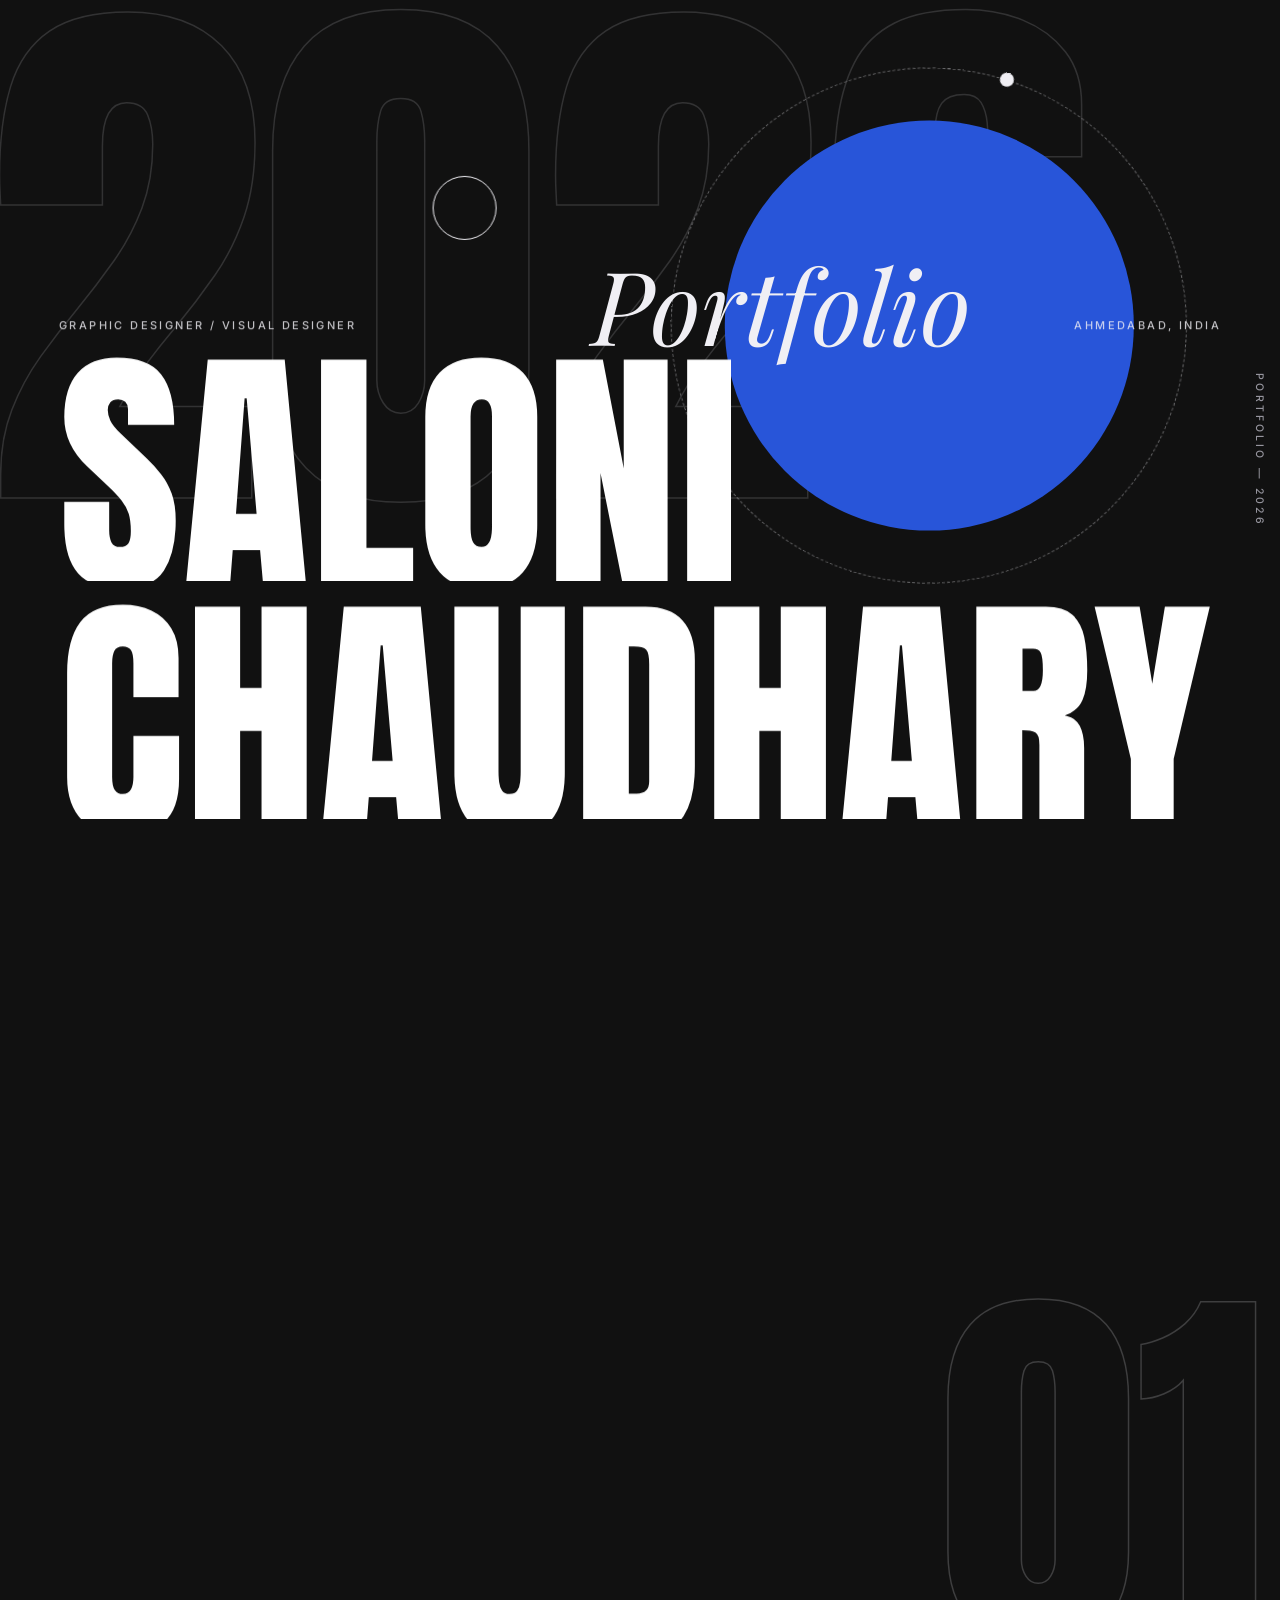
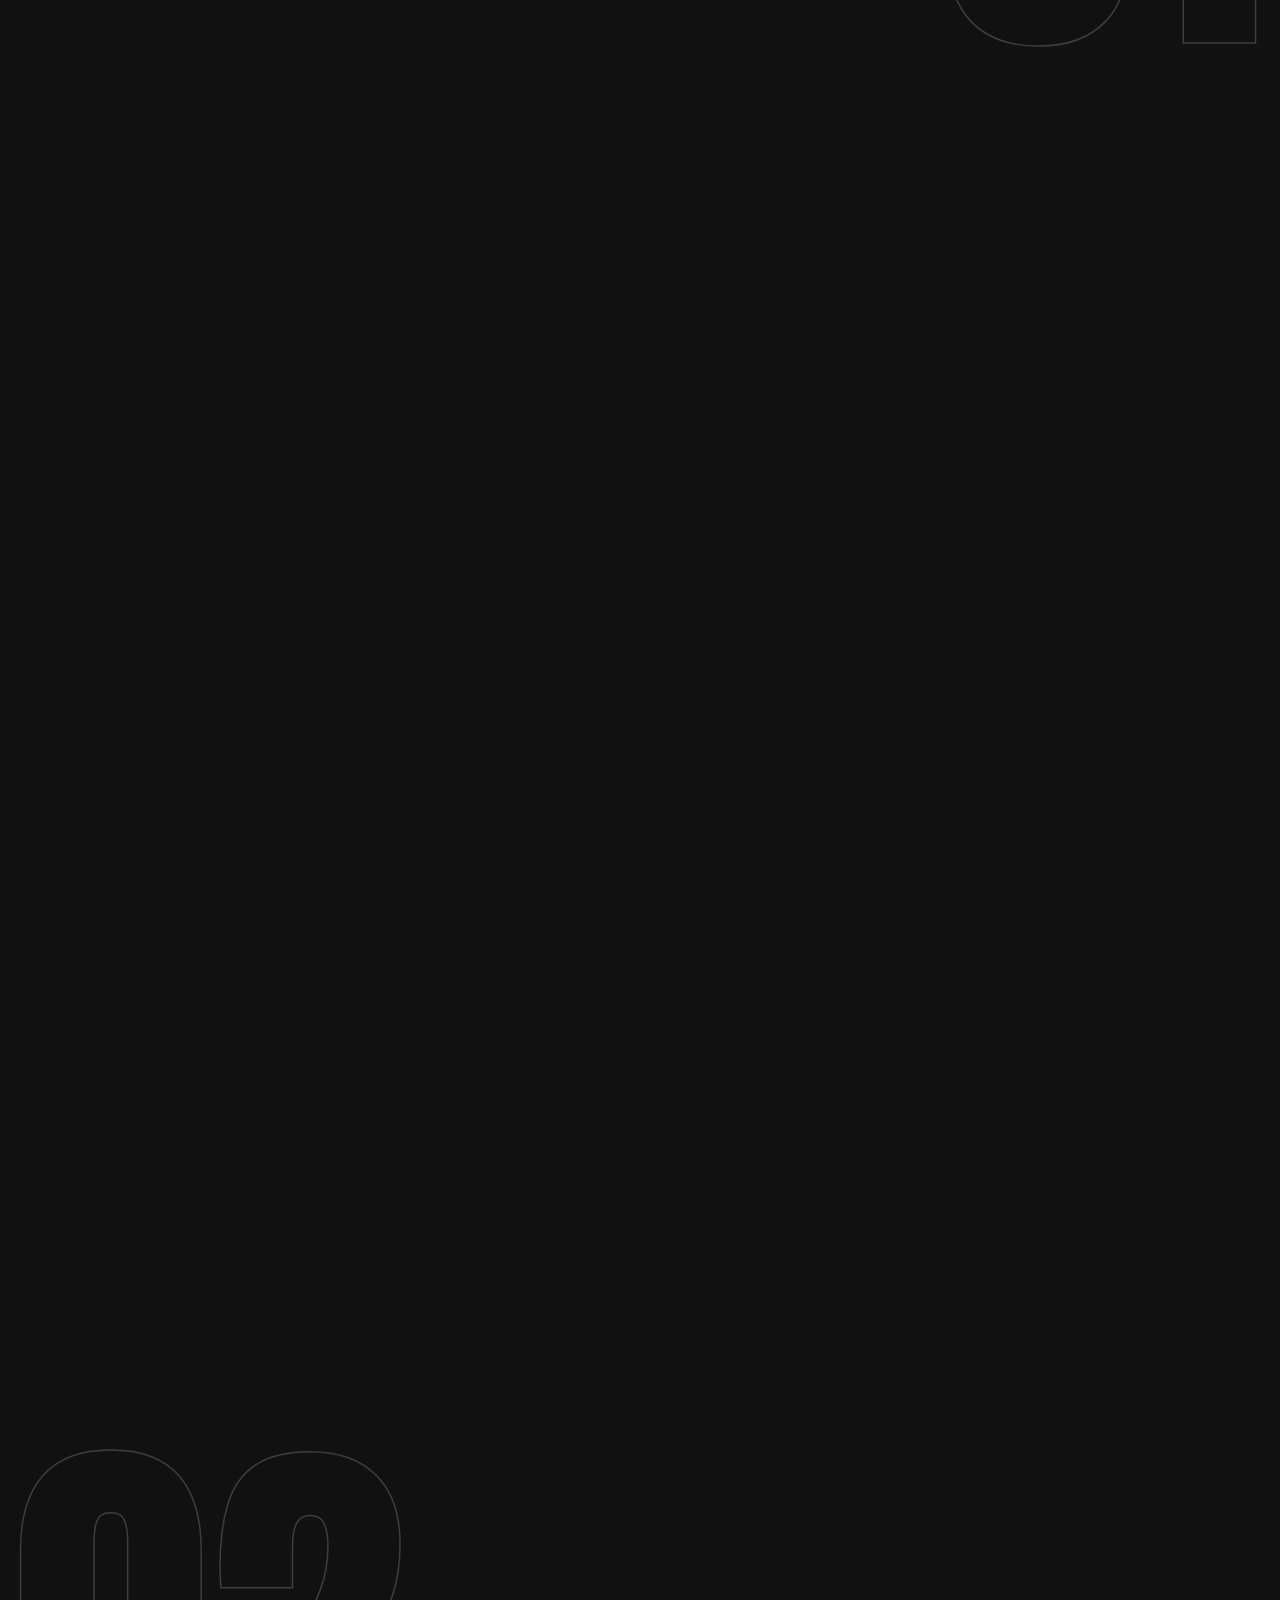
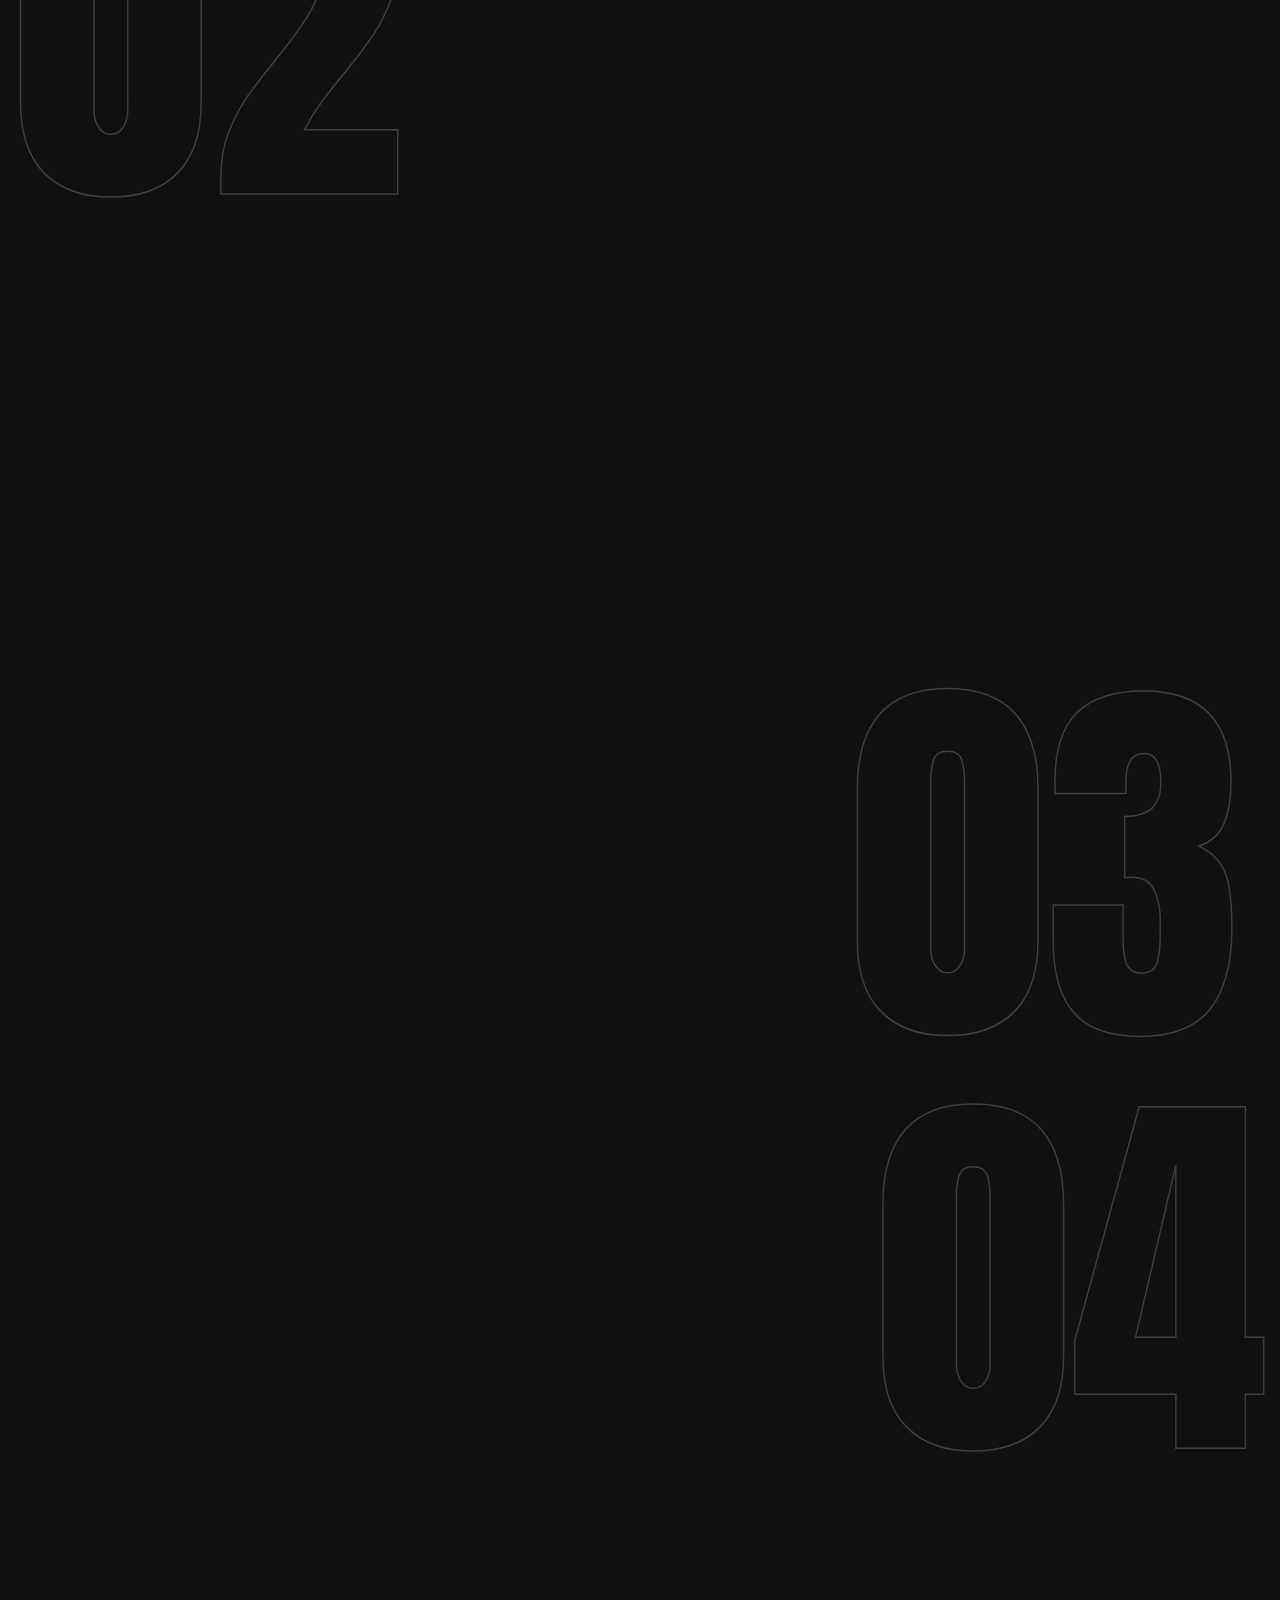
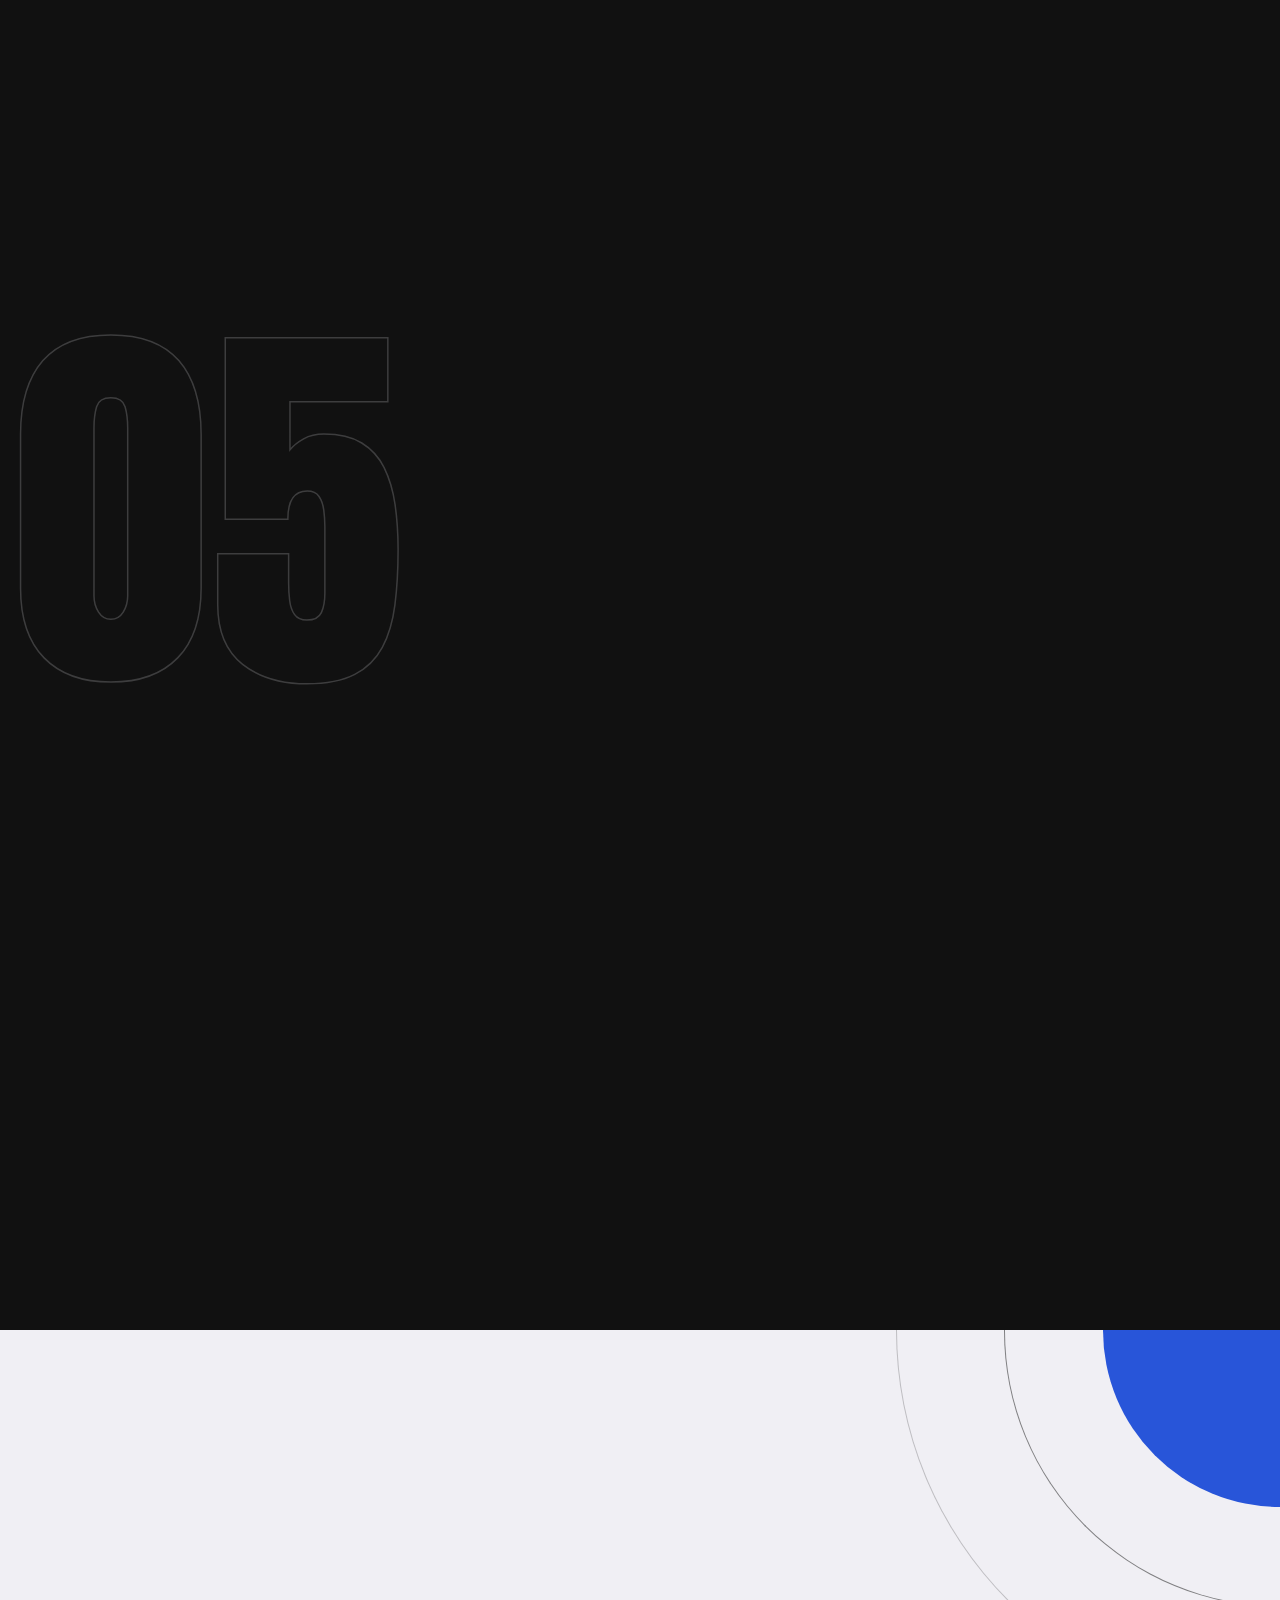
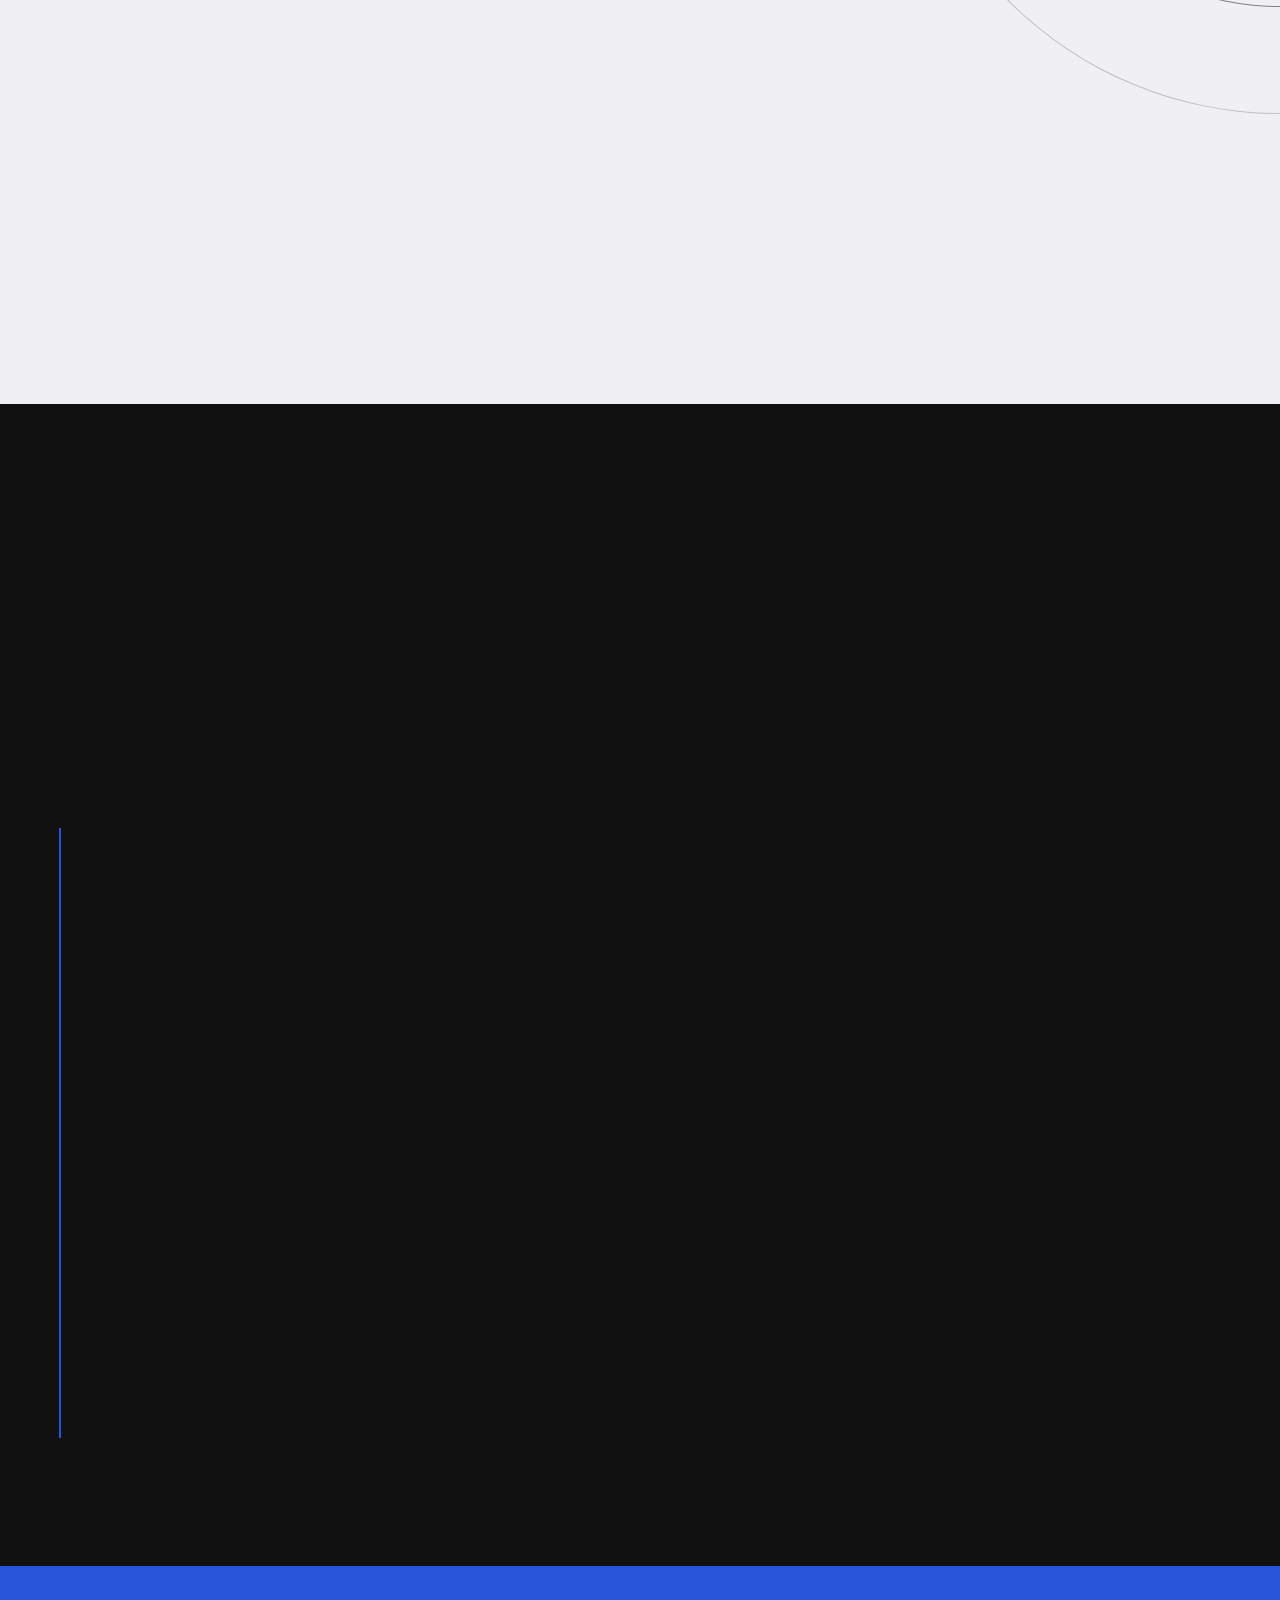
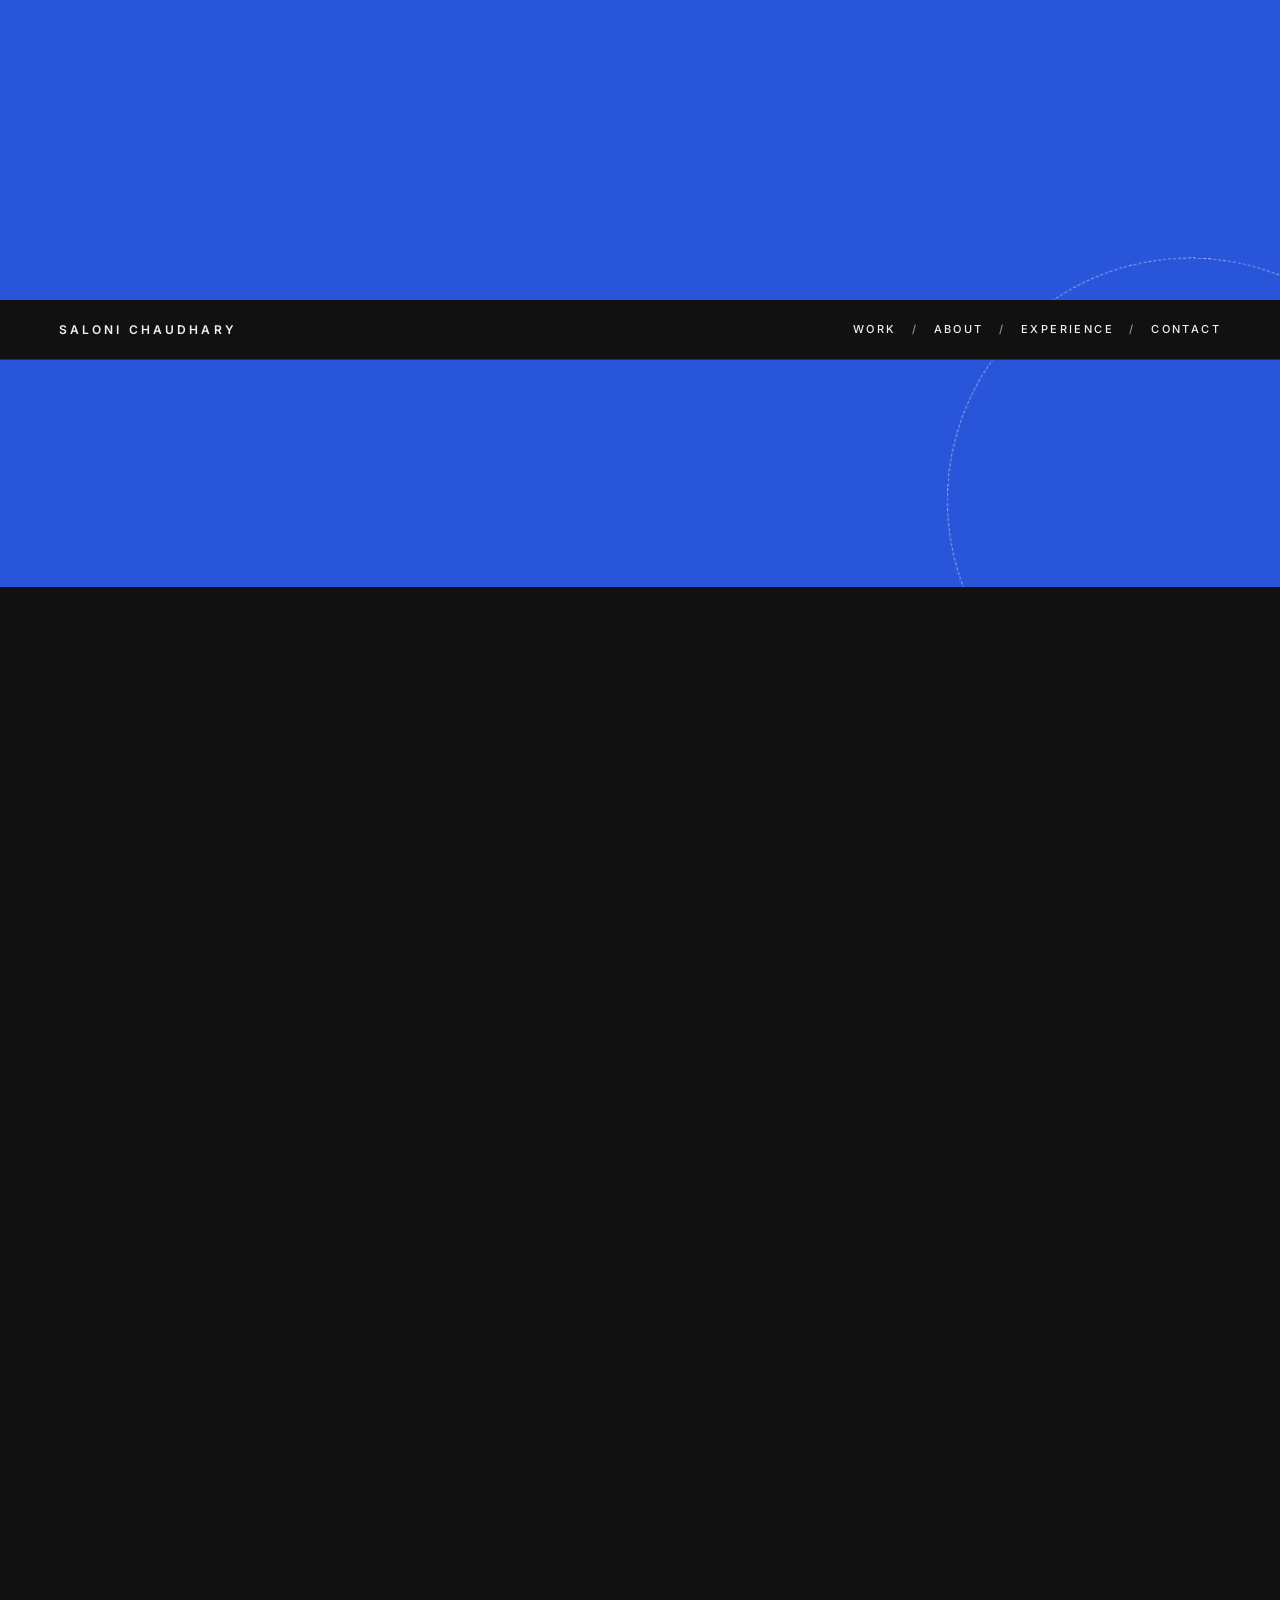
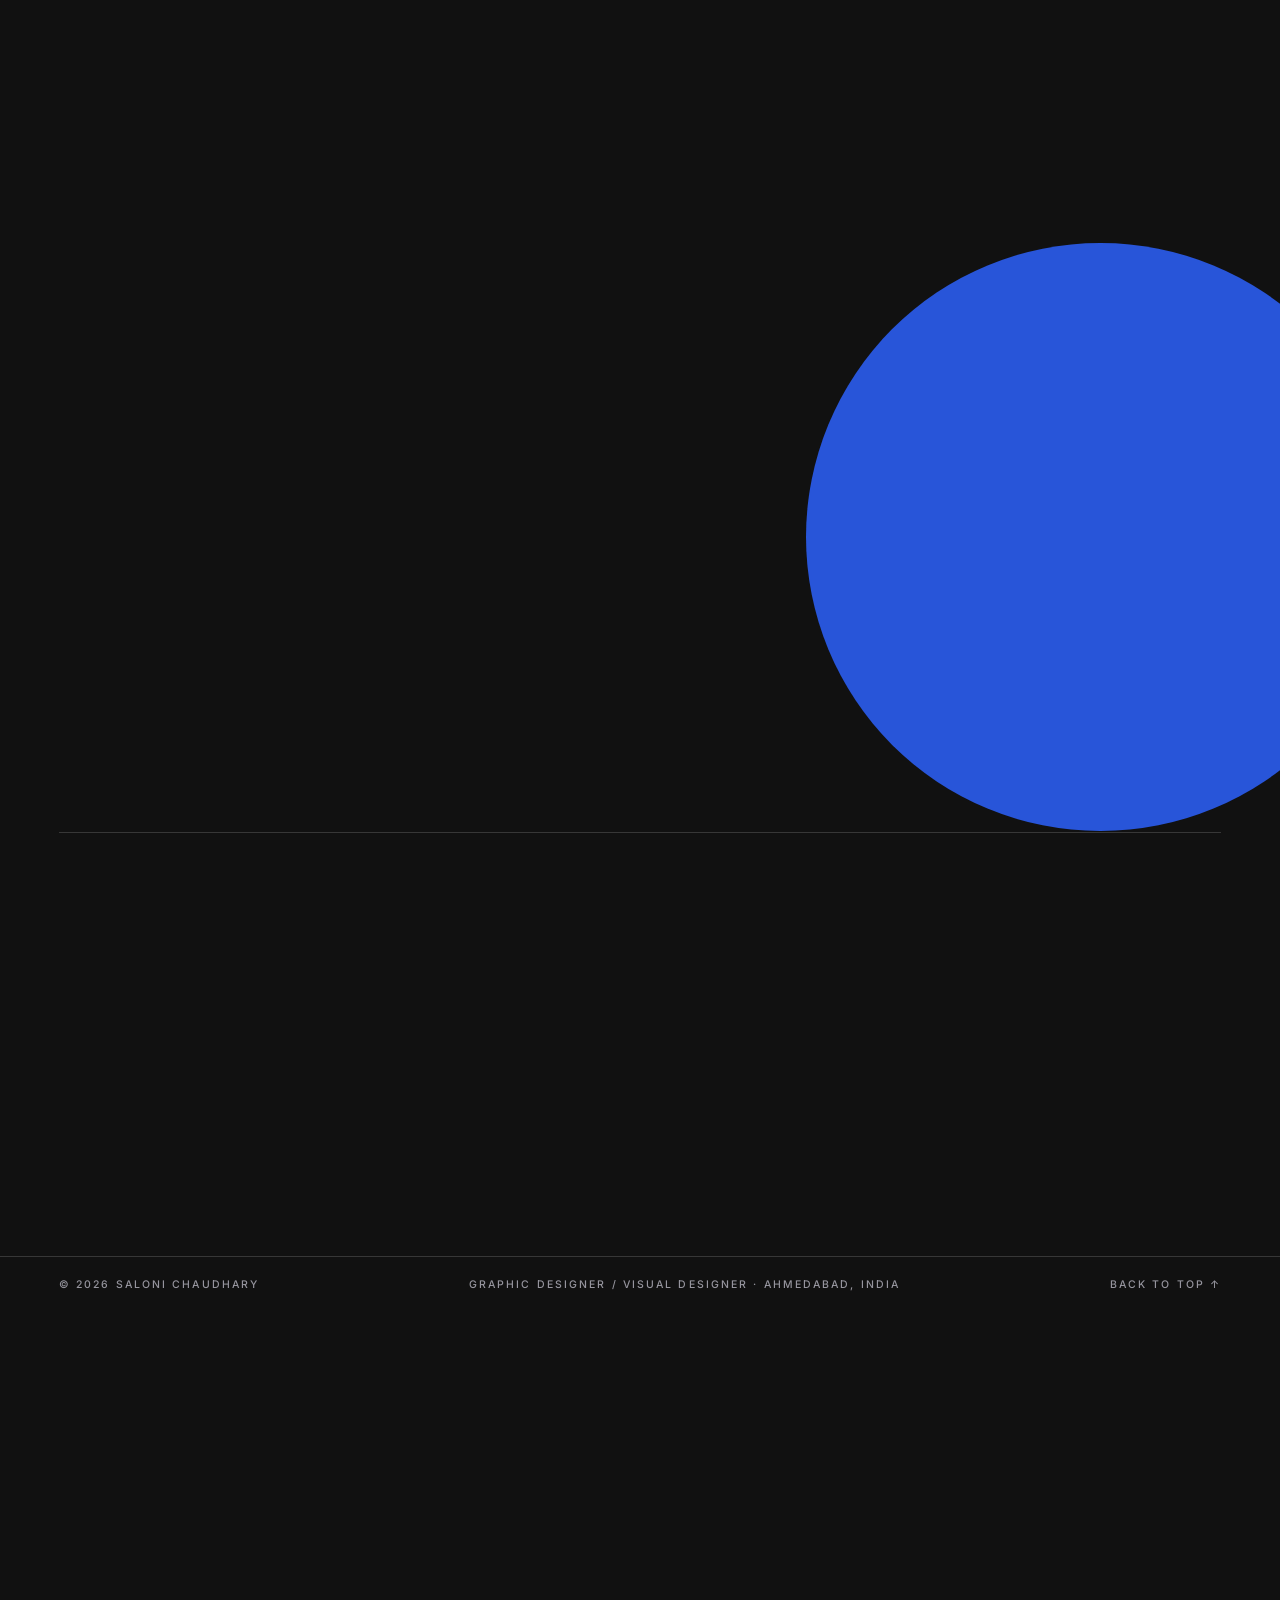
<file: contact/index.html>
<!doctype html><html lang="en"><head><meta charset="utf-8"><title>Saloni Chaudhary</title><meta name="robots" content="noindex"><meta http-equiv="refresh" content="0; url=../index.html#contact"><link rel="canonical" href="../index.html#contact"></head><body><a href="../index.html#contact">Continue</a></body></html>
</file>
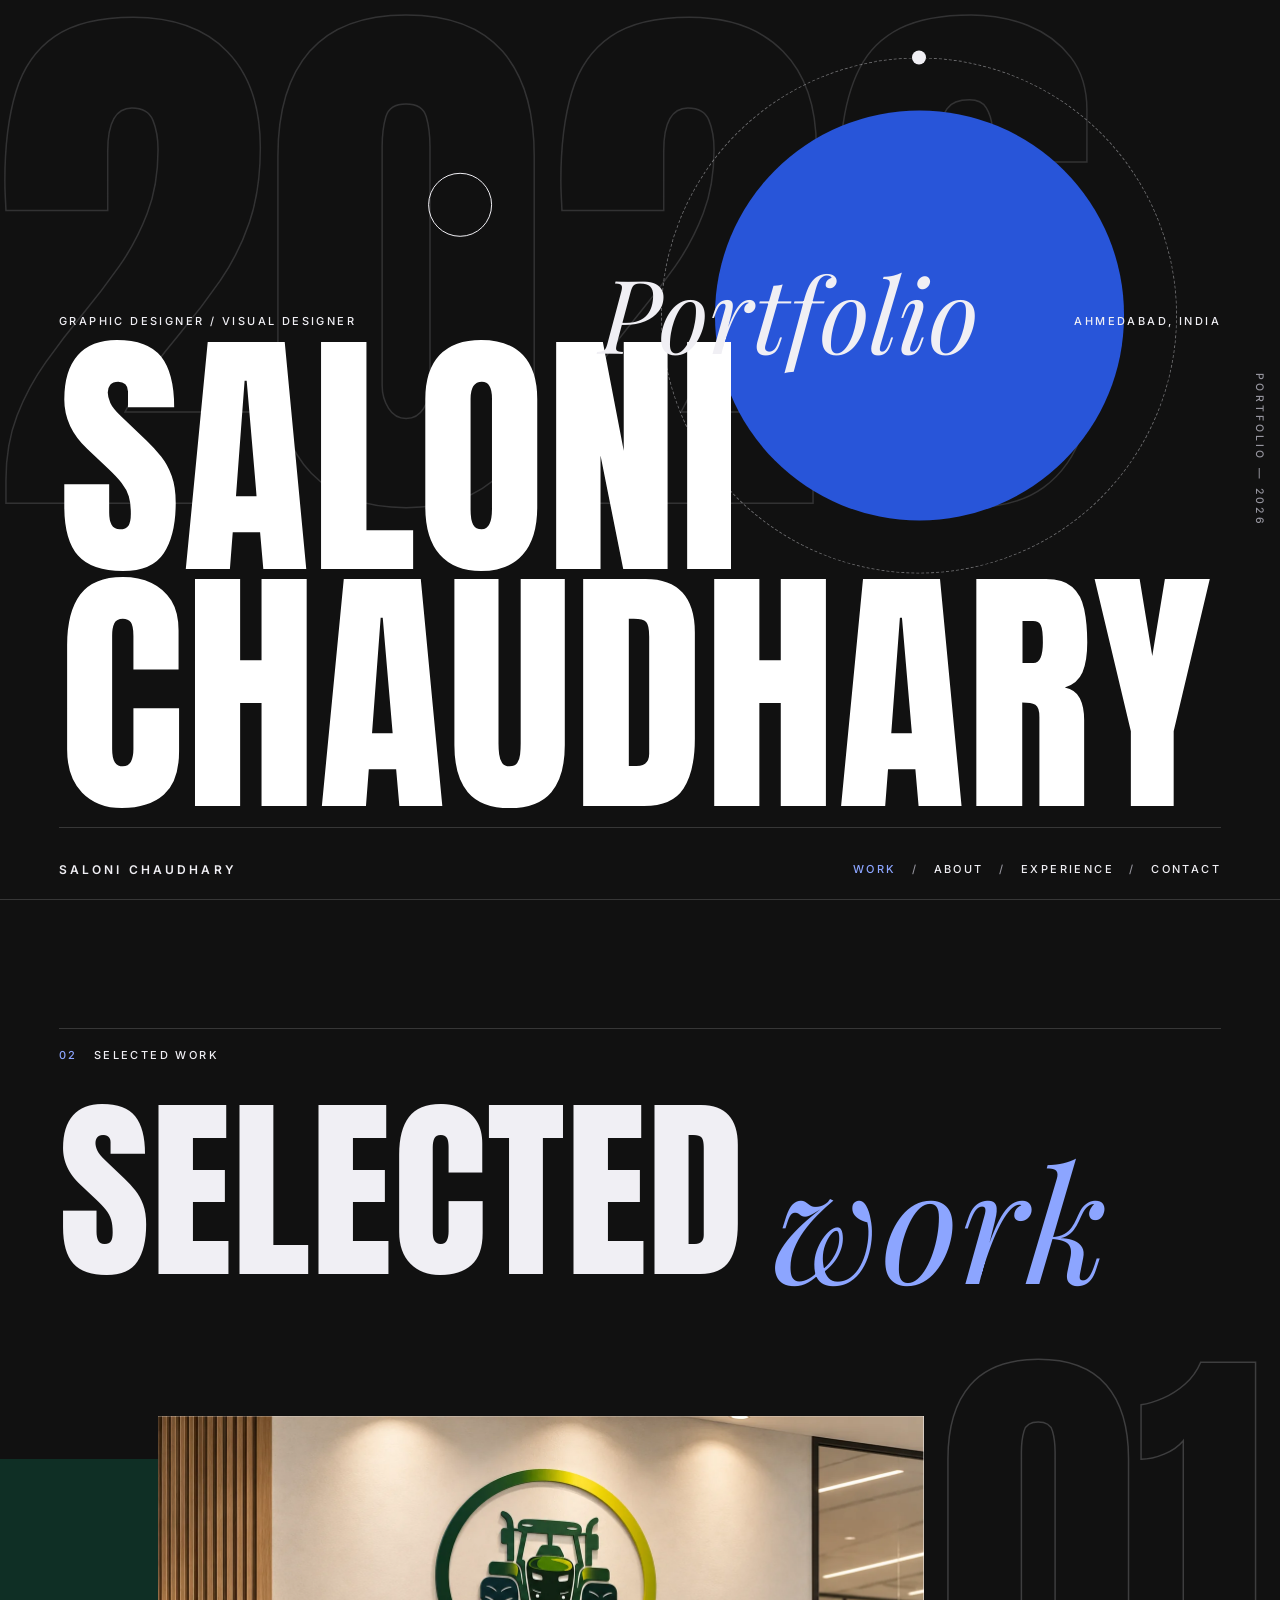
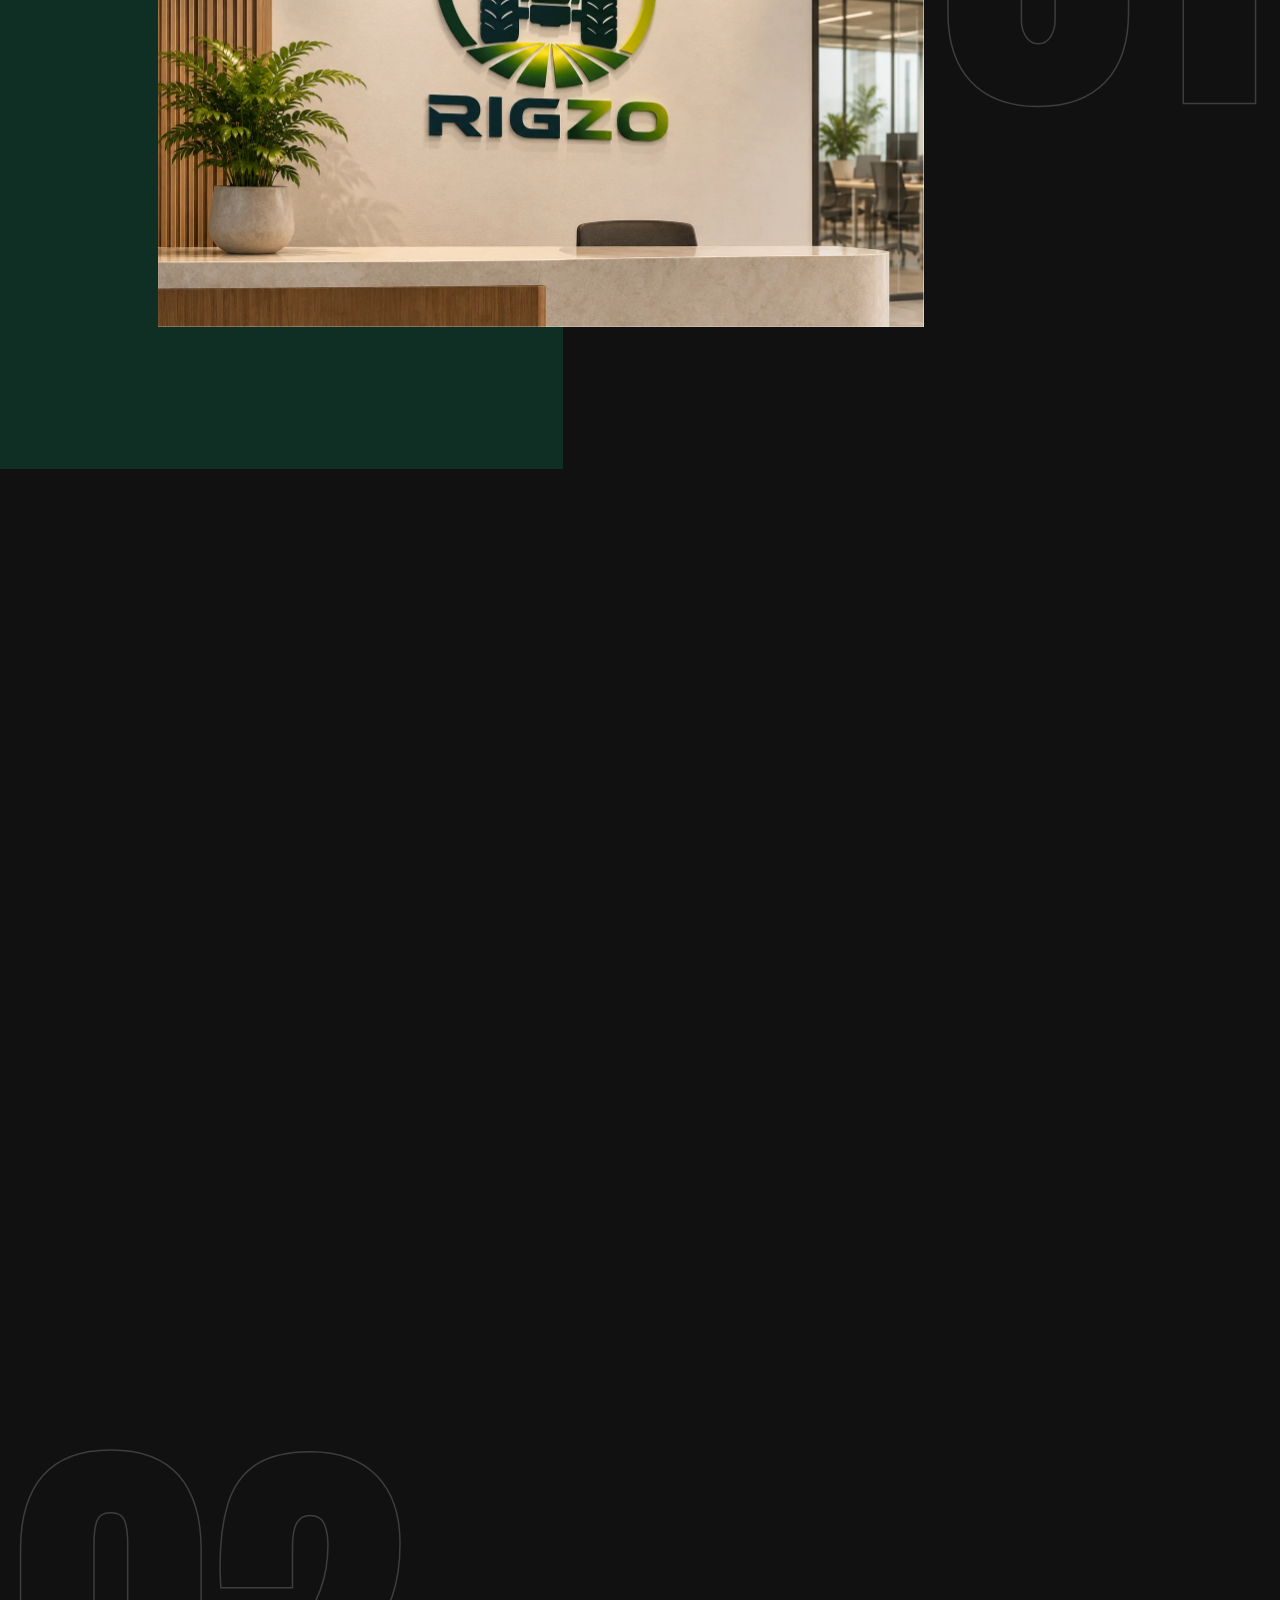
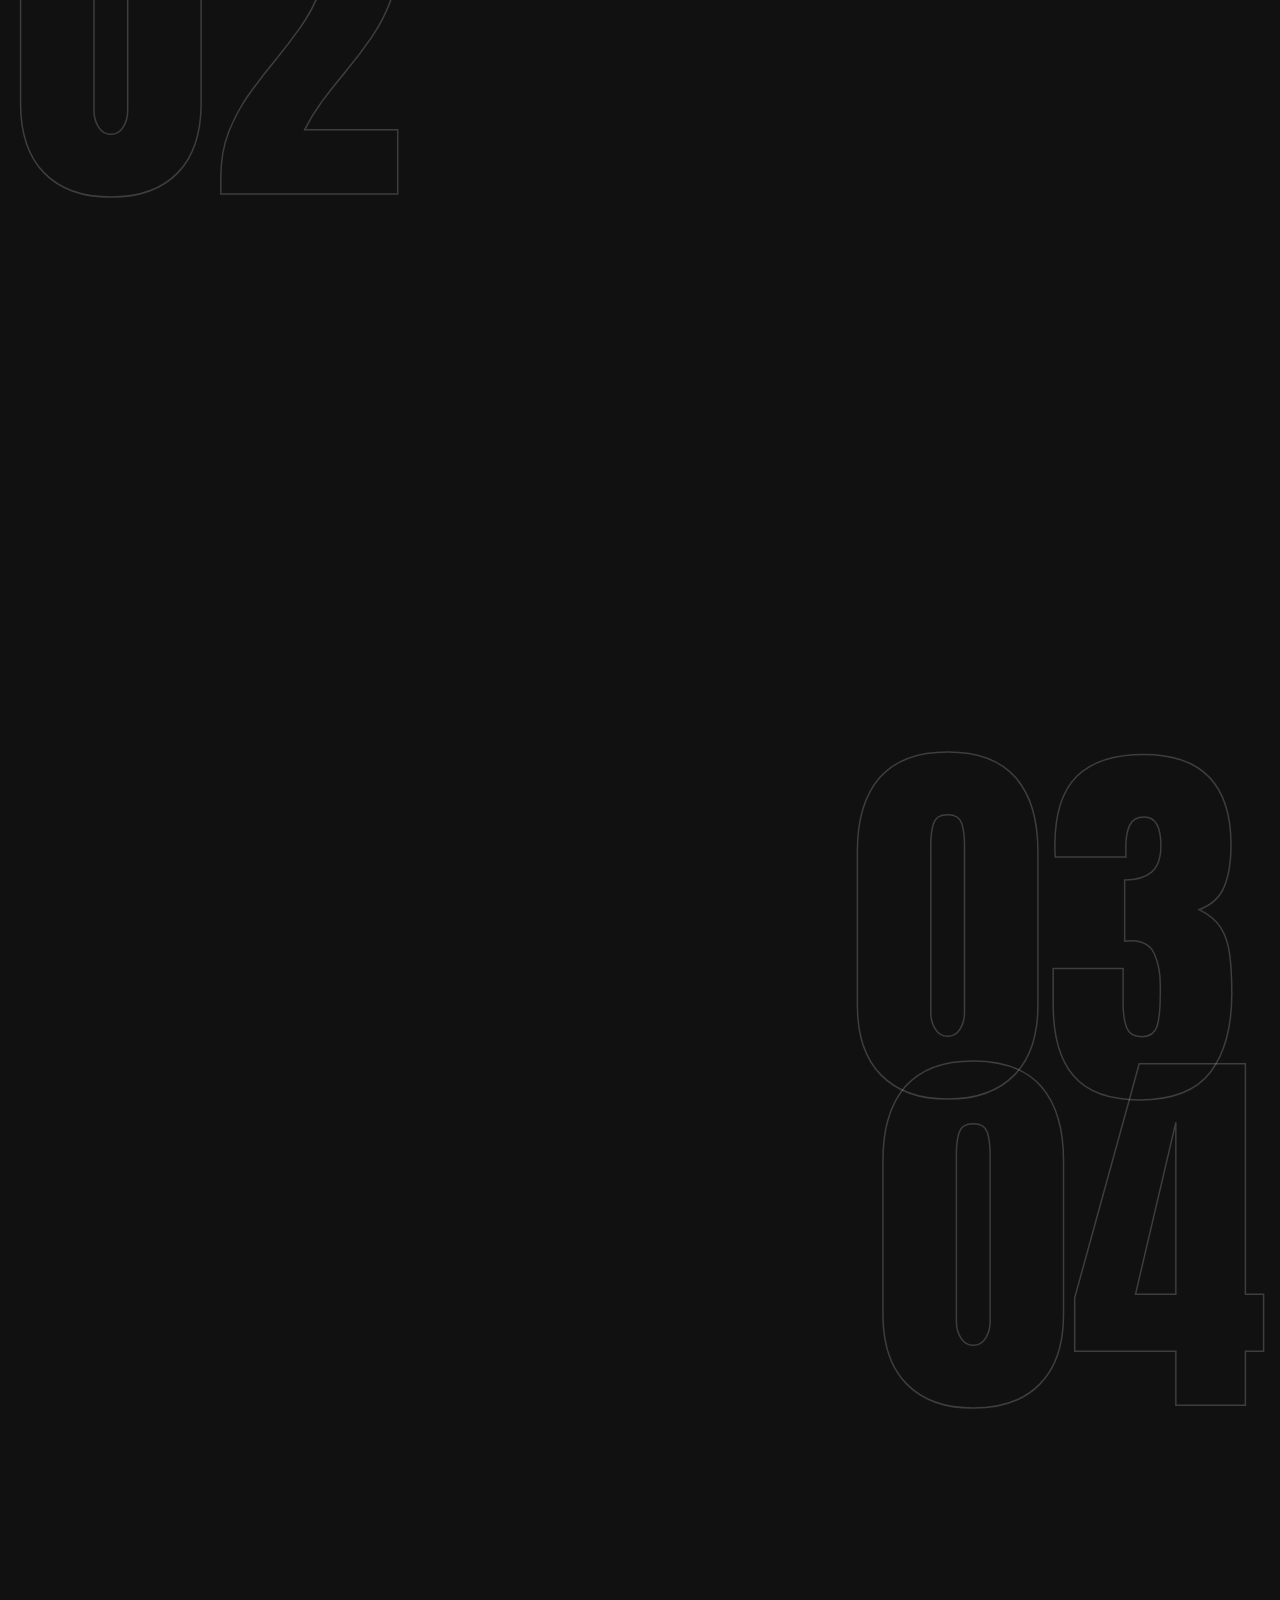
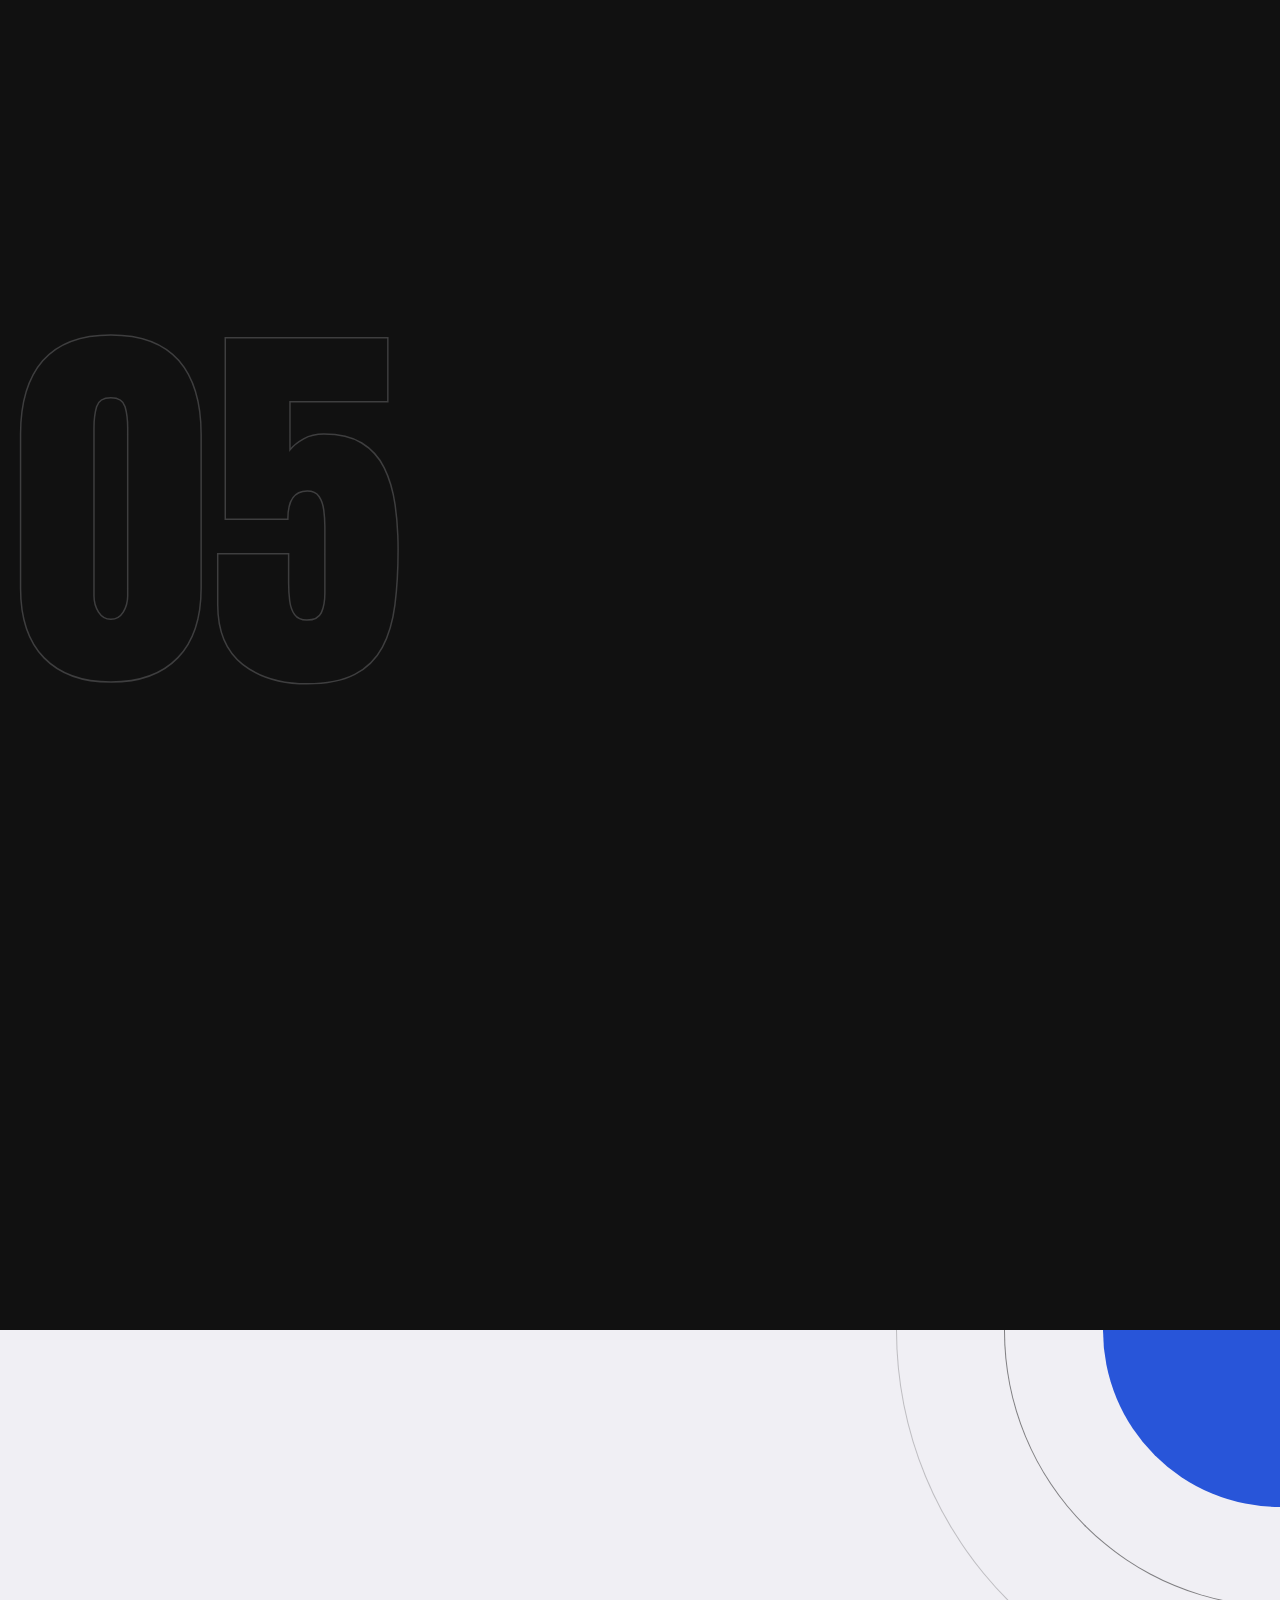
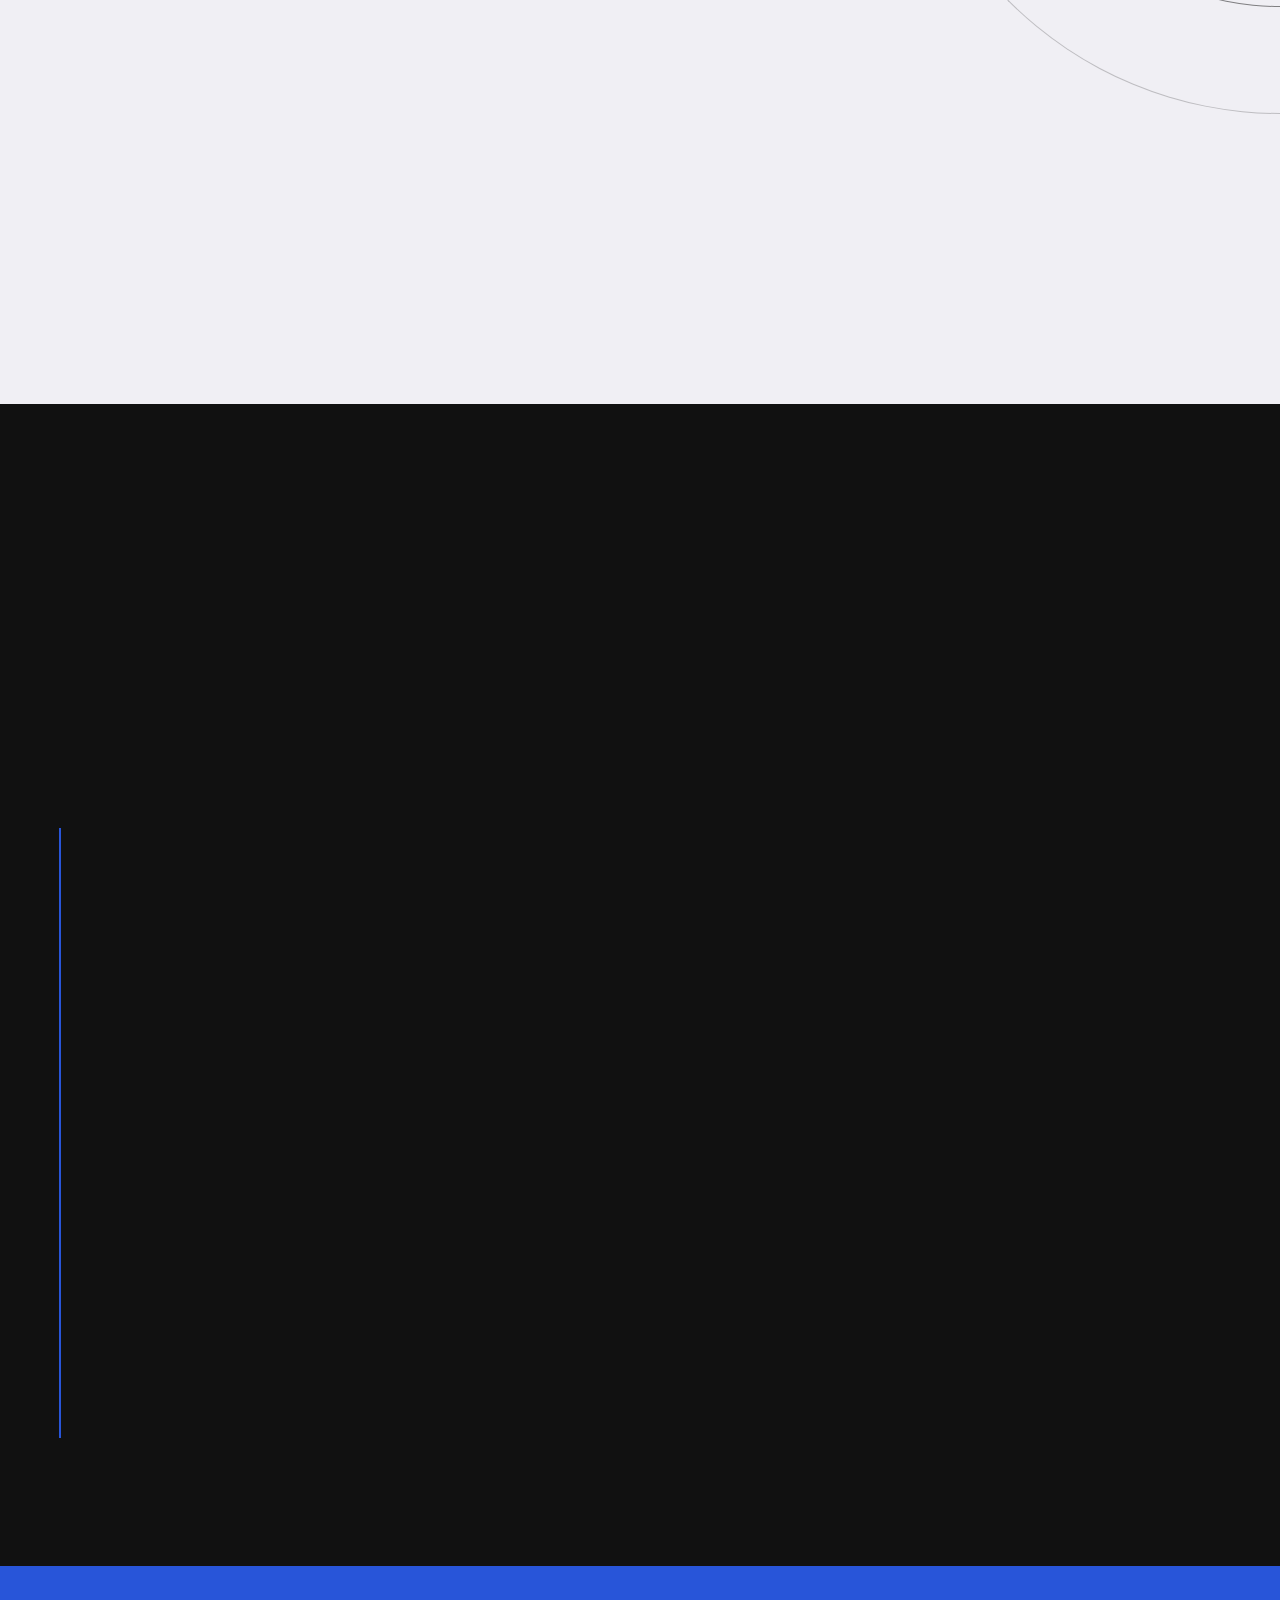
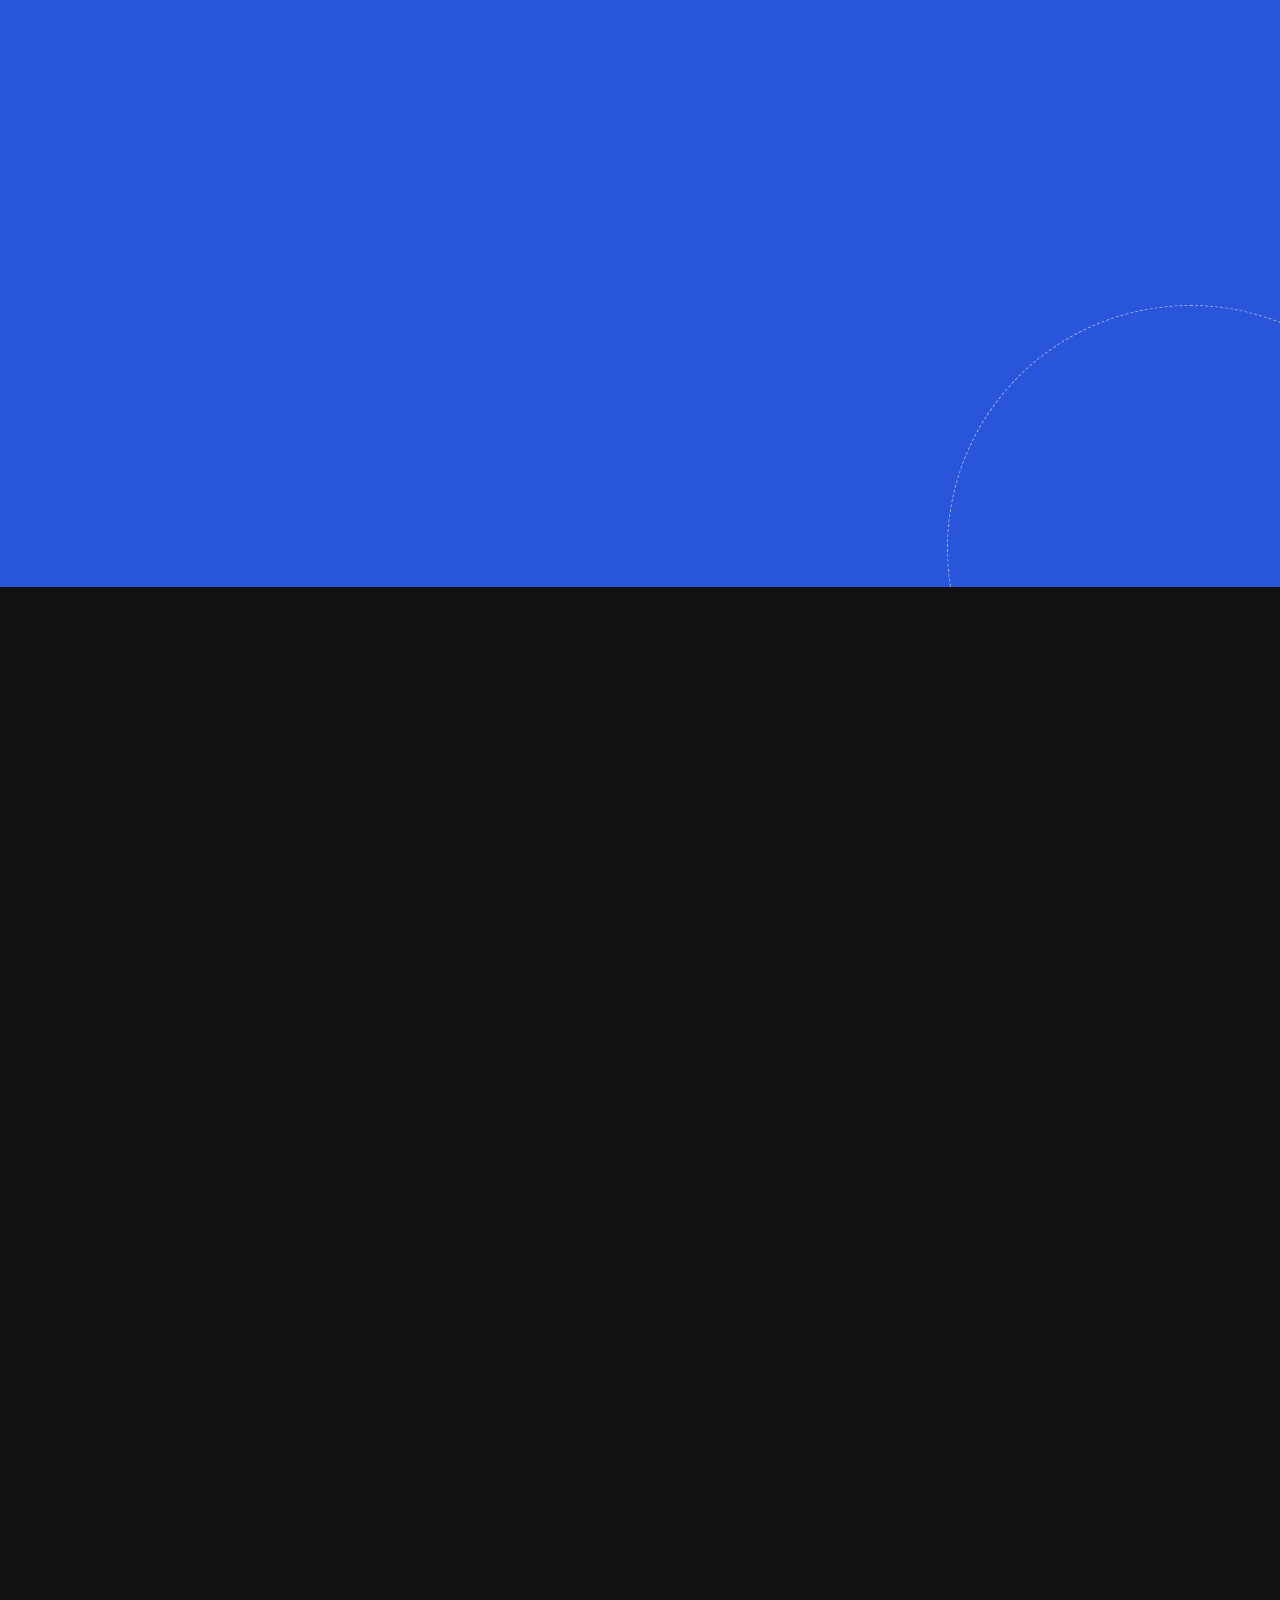
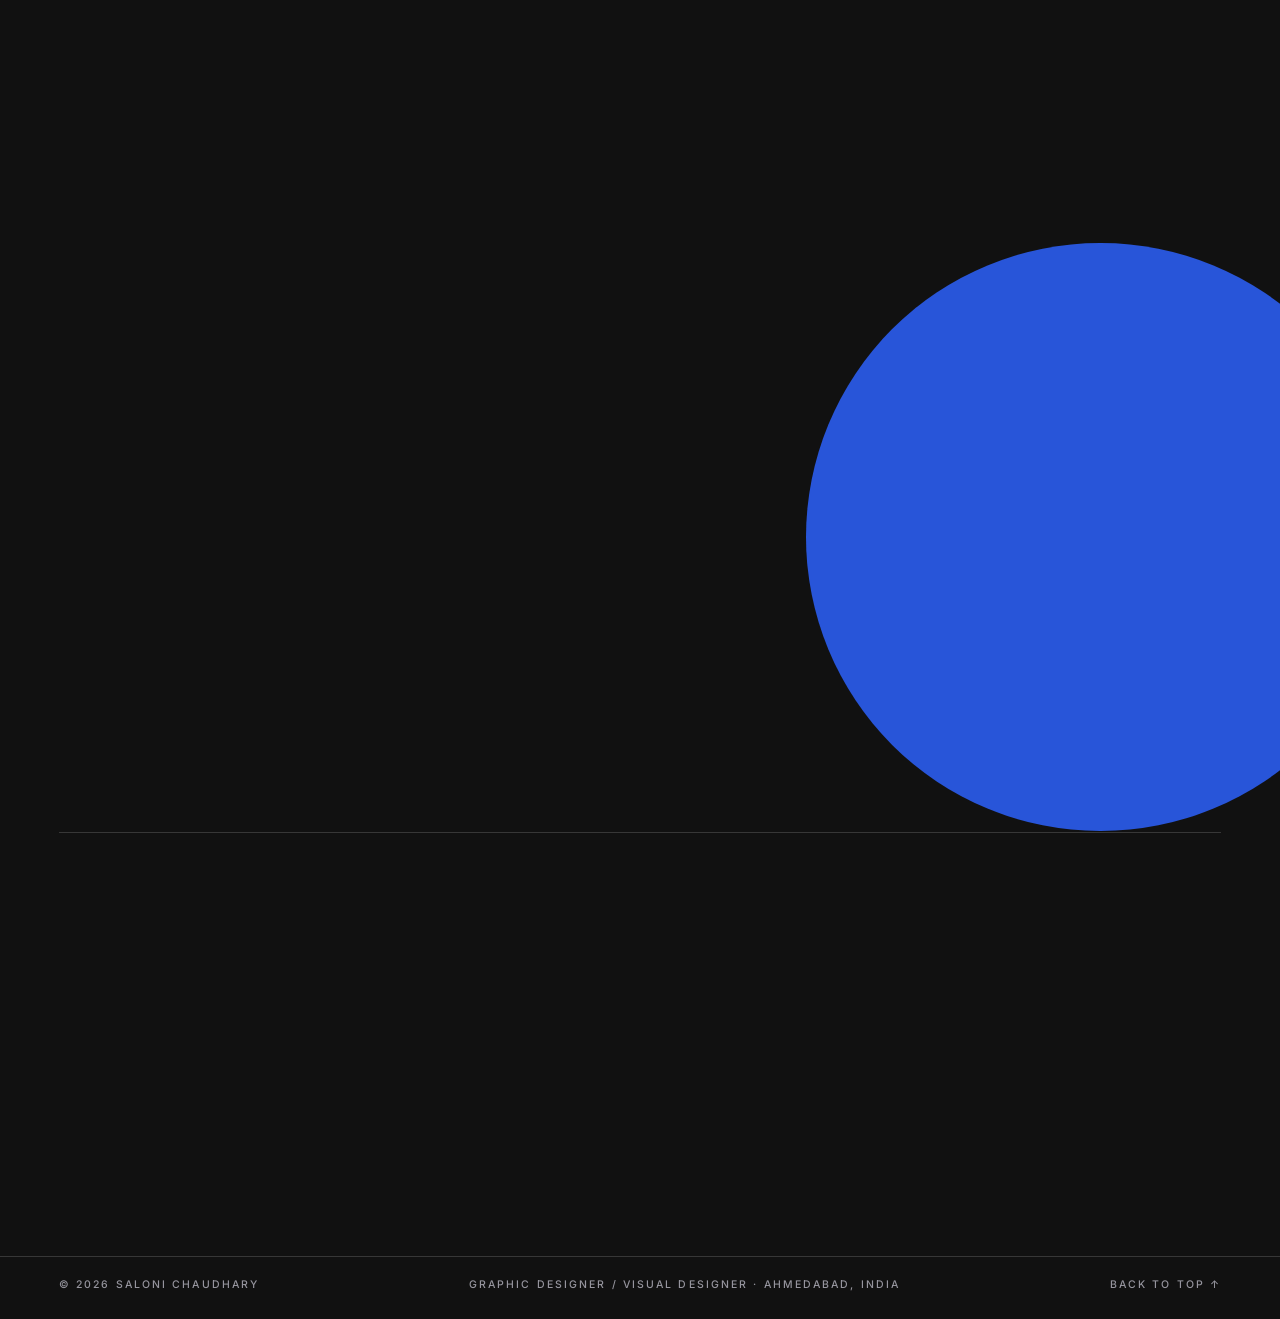
<file: experiments/index.html>
<!doctype html><html lang="en"><head><meta charset="utf-8"><title>Saloni Chaudhary</title><meta name="robots" content="noindex"><meta http-equiv="refresh" content="0; url=../index.html#work"><link rel="canonical" href="../index.html#work"></head><body><a href="../index.html#work">Continue</a></body></html>
</file>
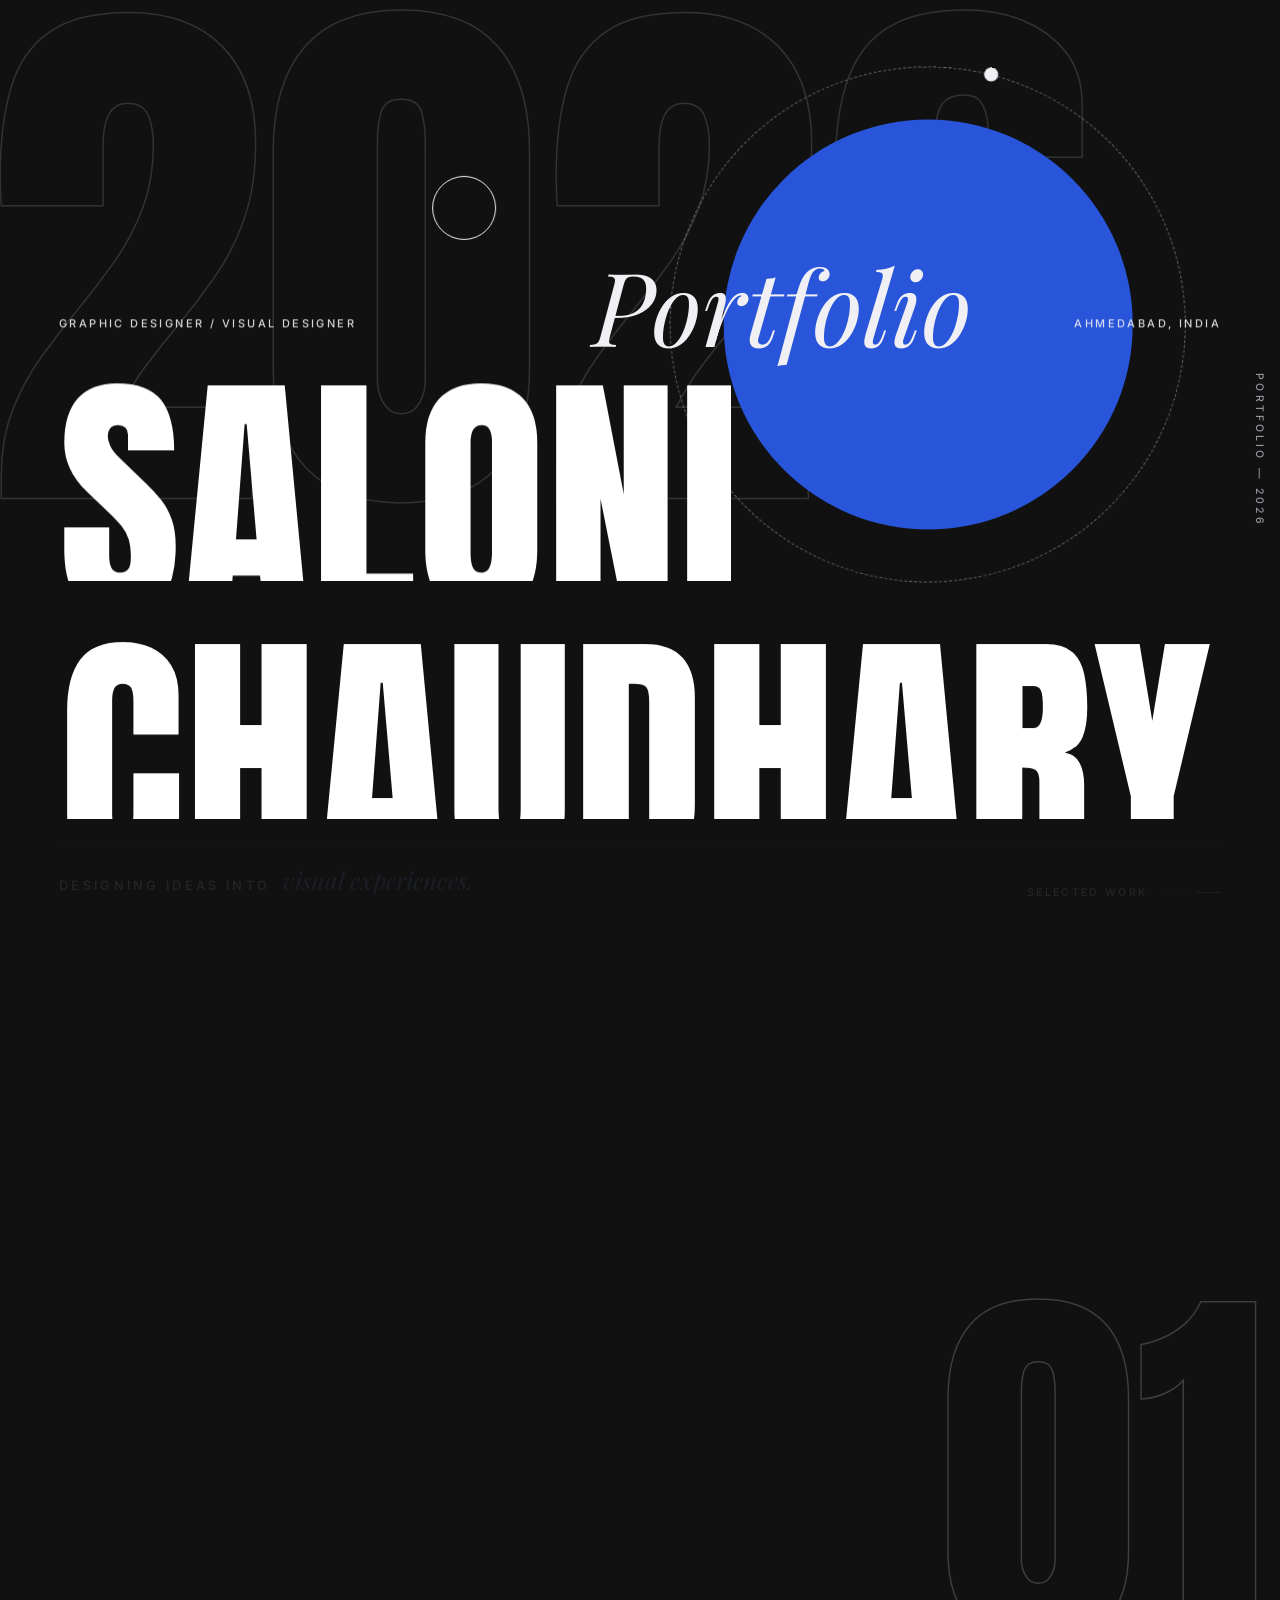
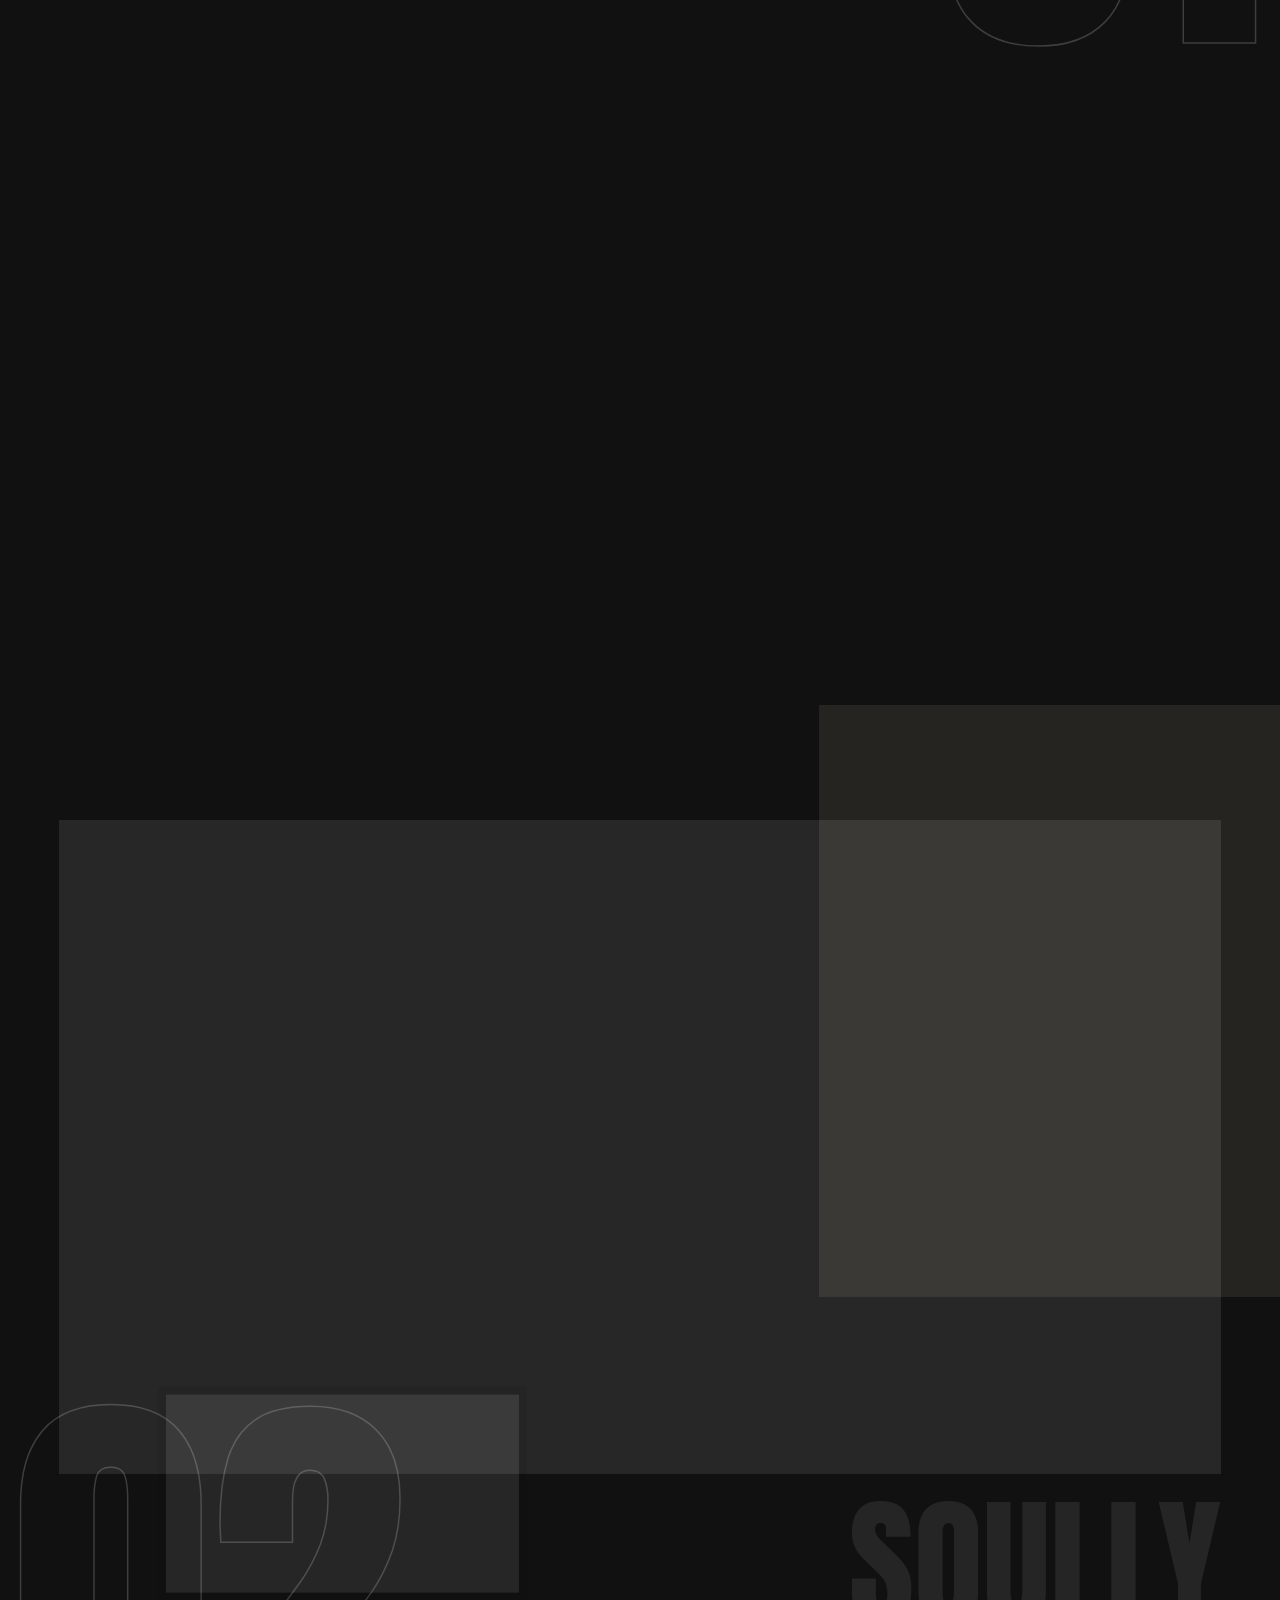
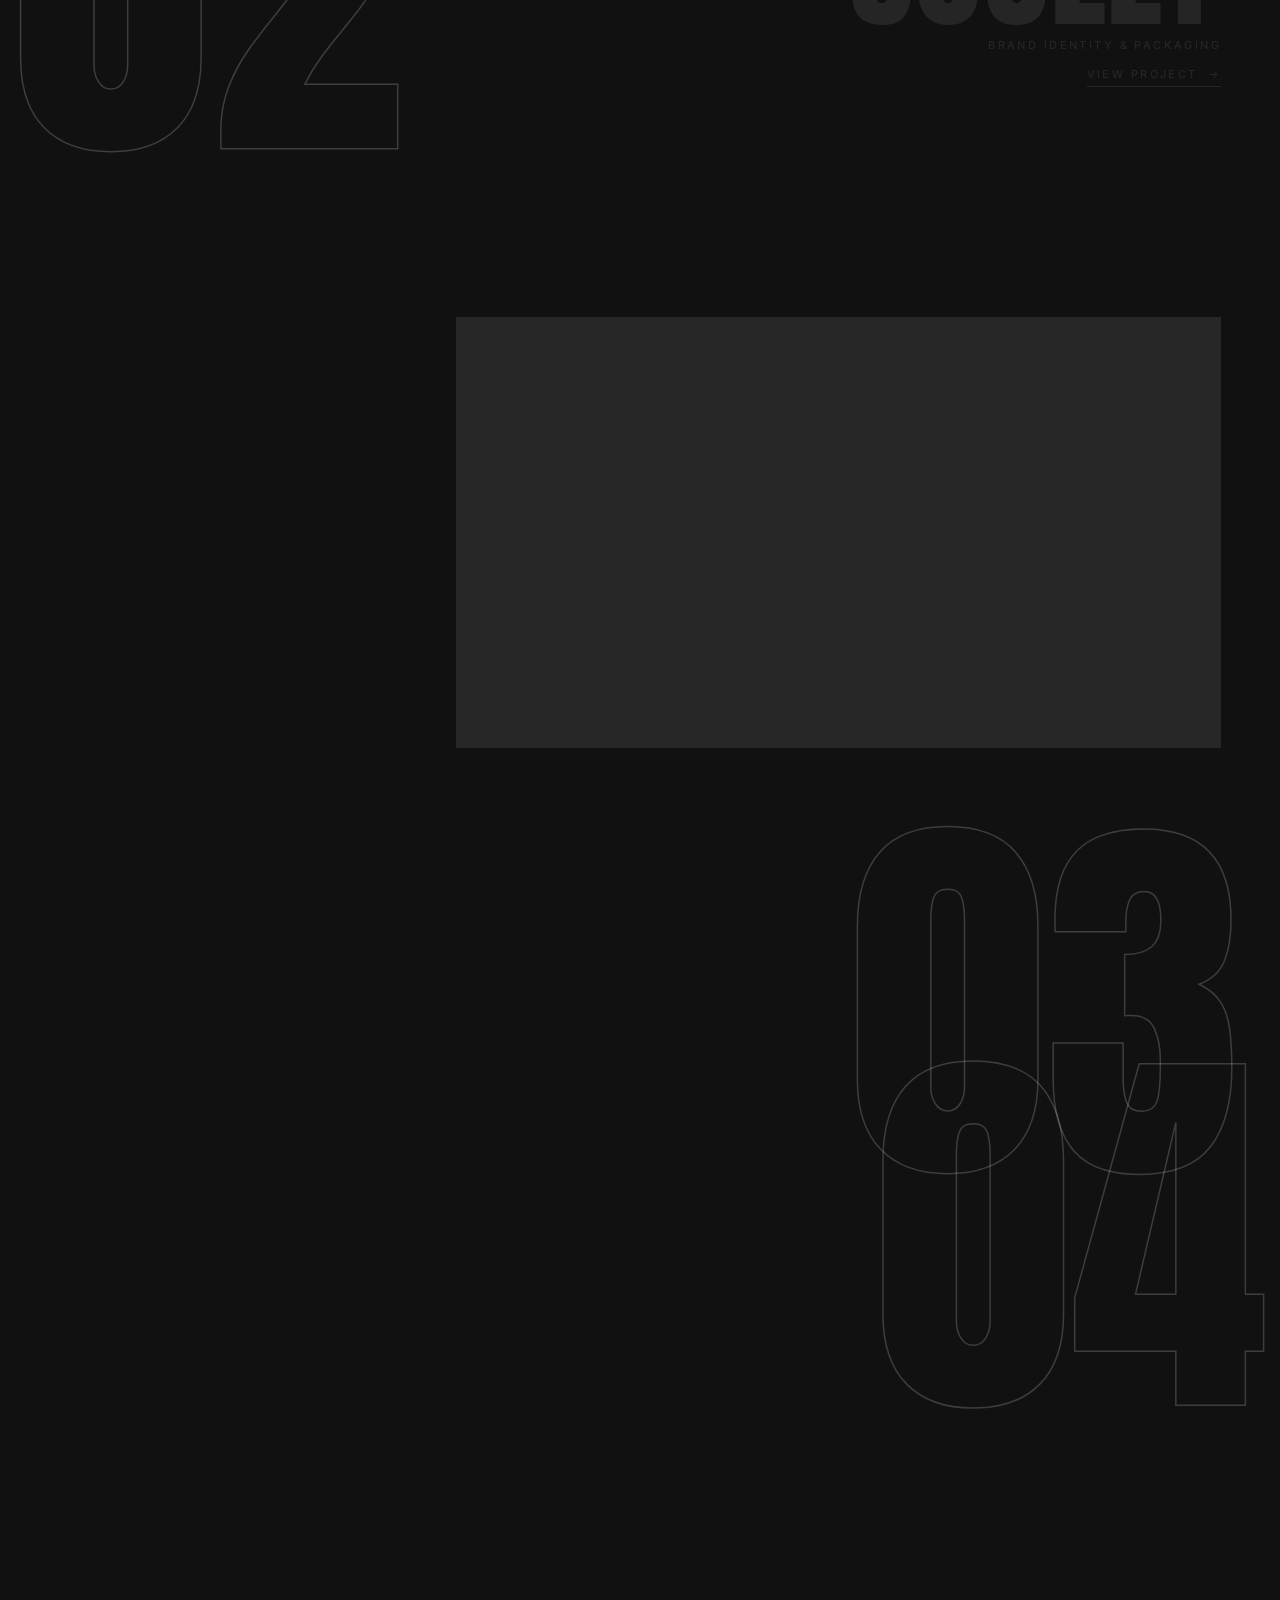
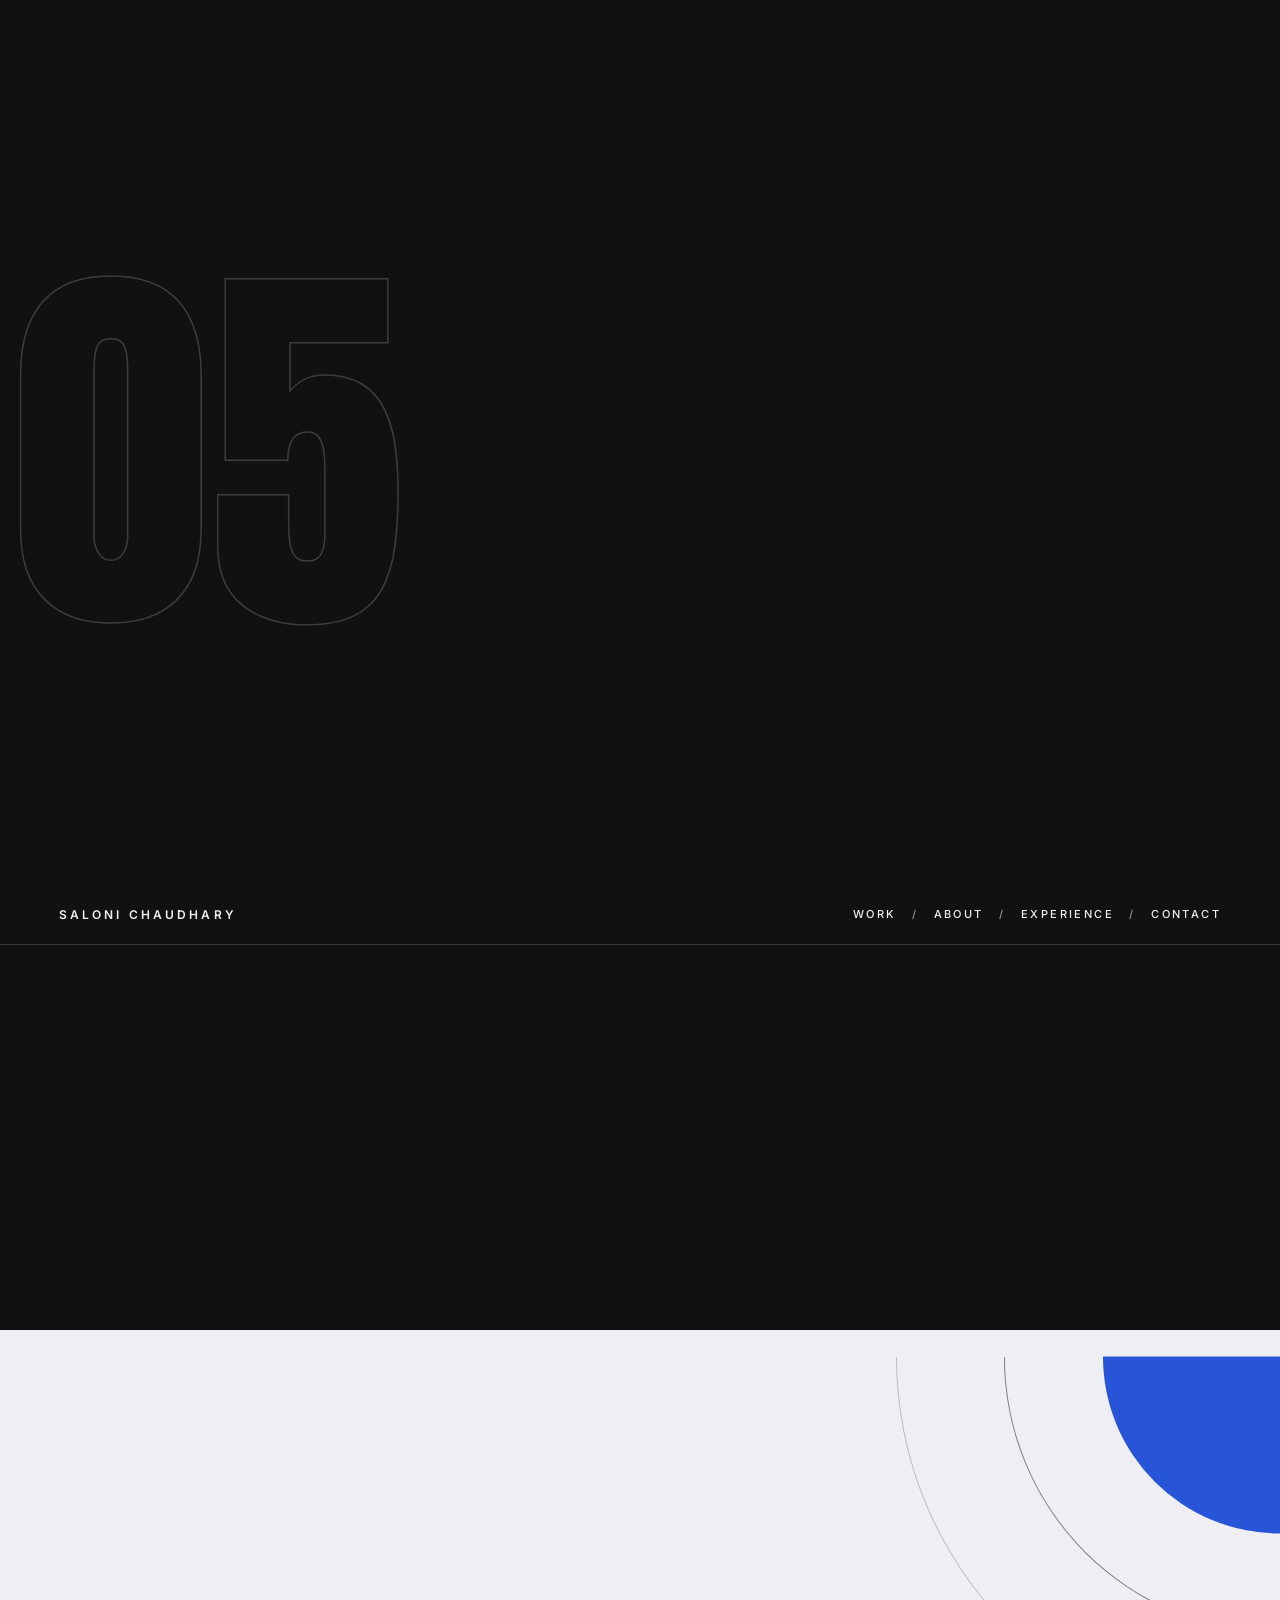
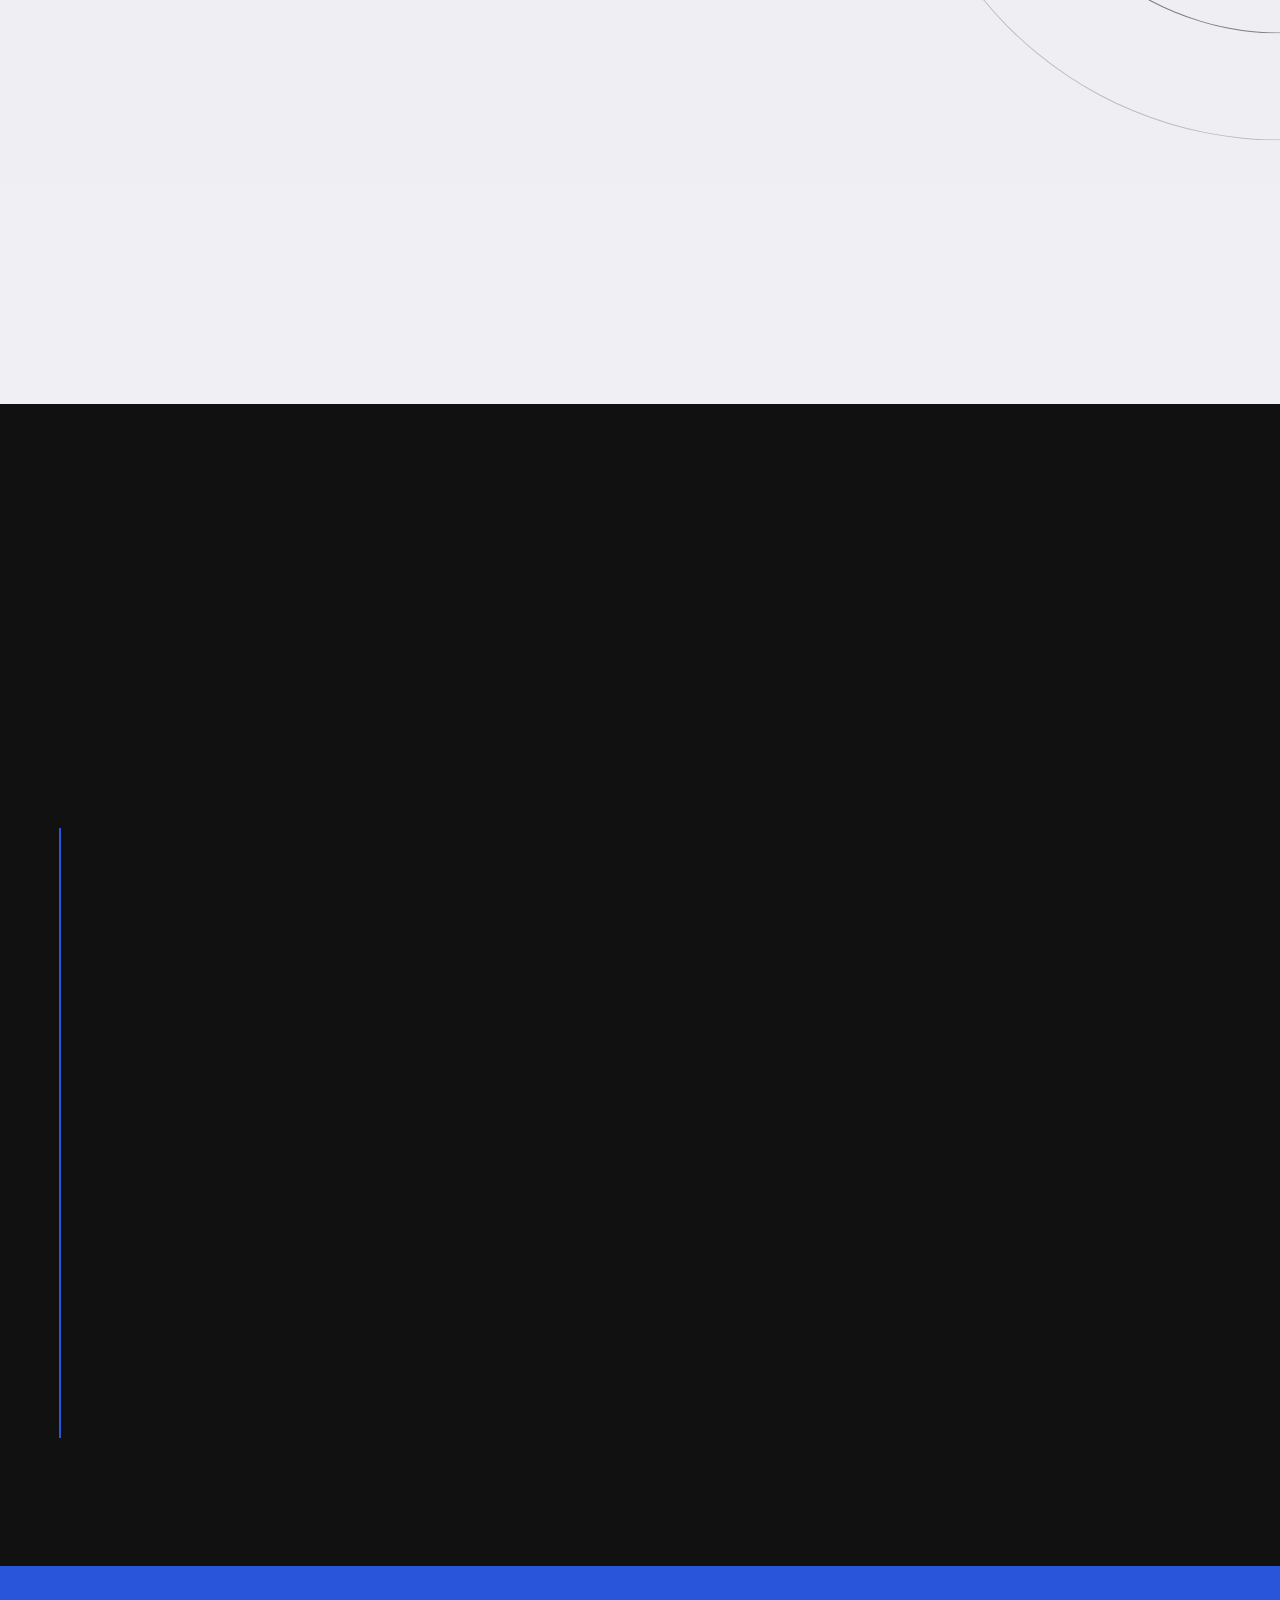
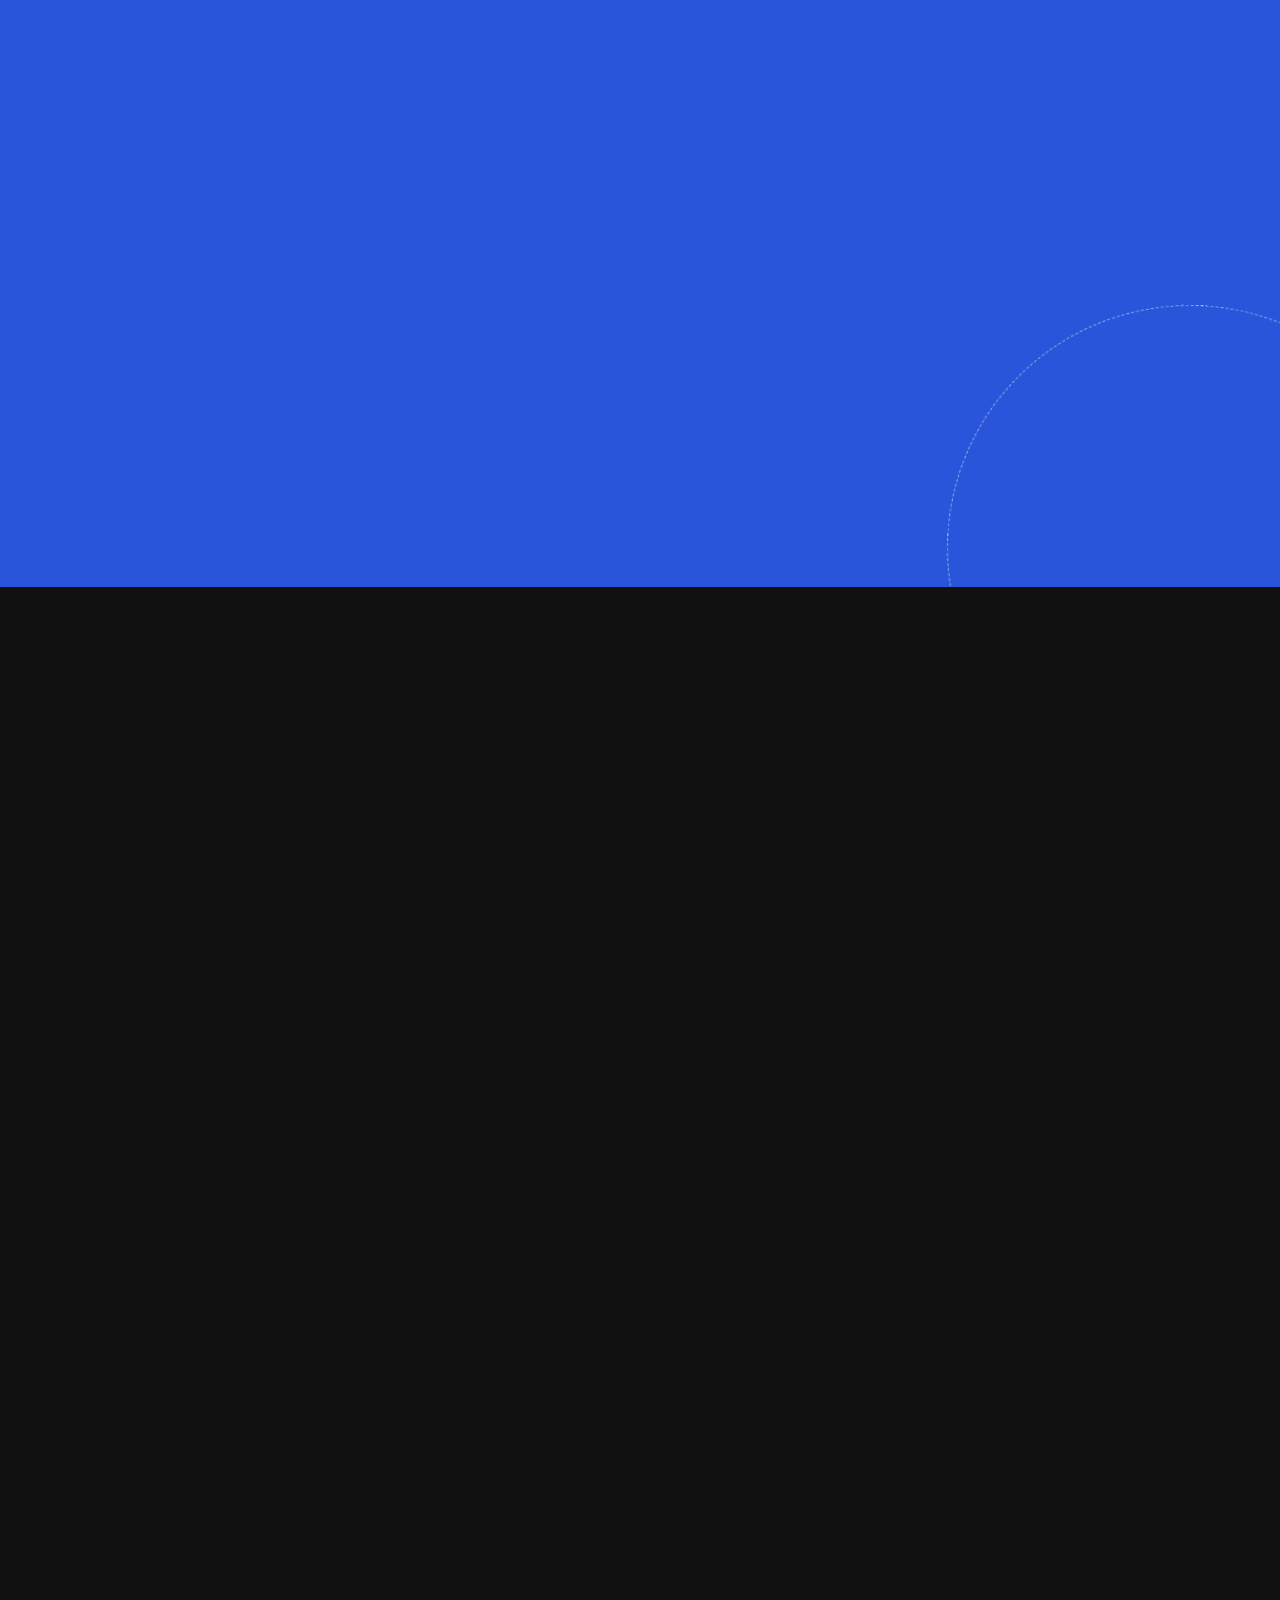
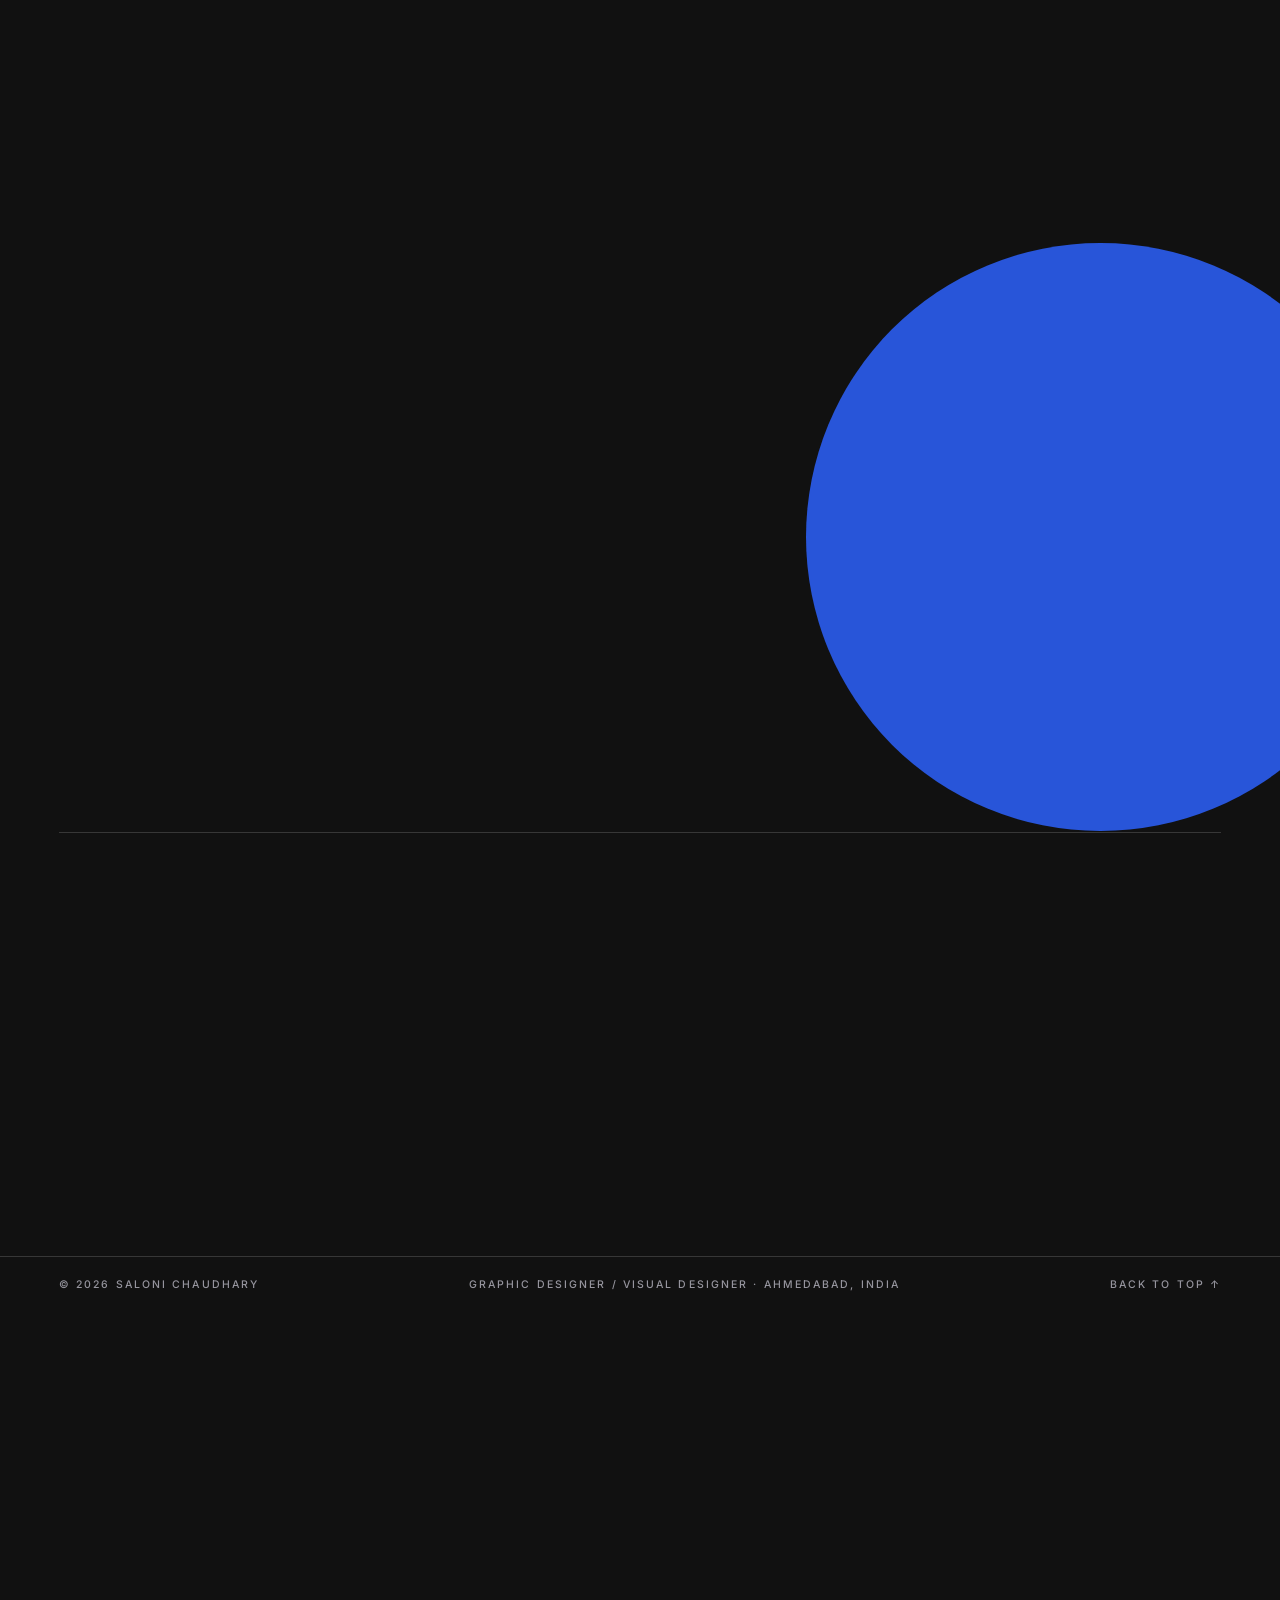
<file: toolkit/index.html>
<!doctype html><html lang="en"><head><meta charset="utf-8"><title>Saloni Chaudhary</title><meta name="robots" content="noindex"><meta http-equiv="refresh" content="0; url=../index.html#tools"><link rel="canonical" href="../index.html#tools"></head><body><a href="../index.html#tools">Continue</a></body></html>
</file>
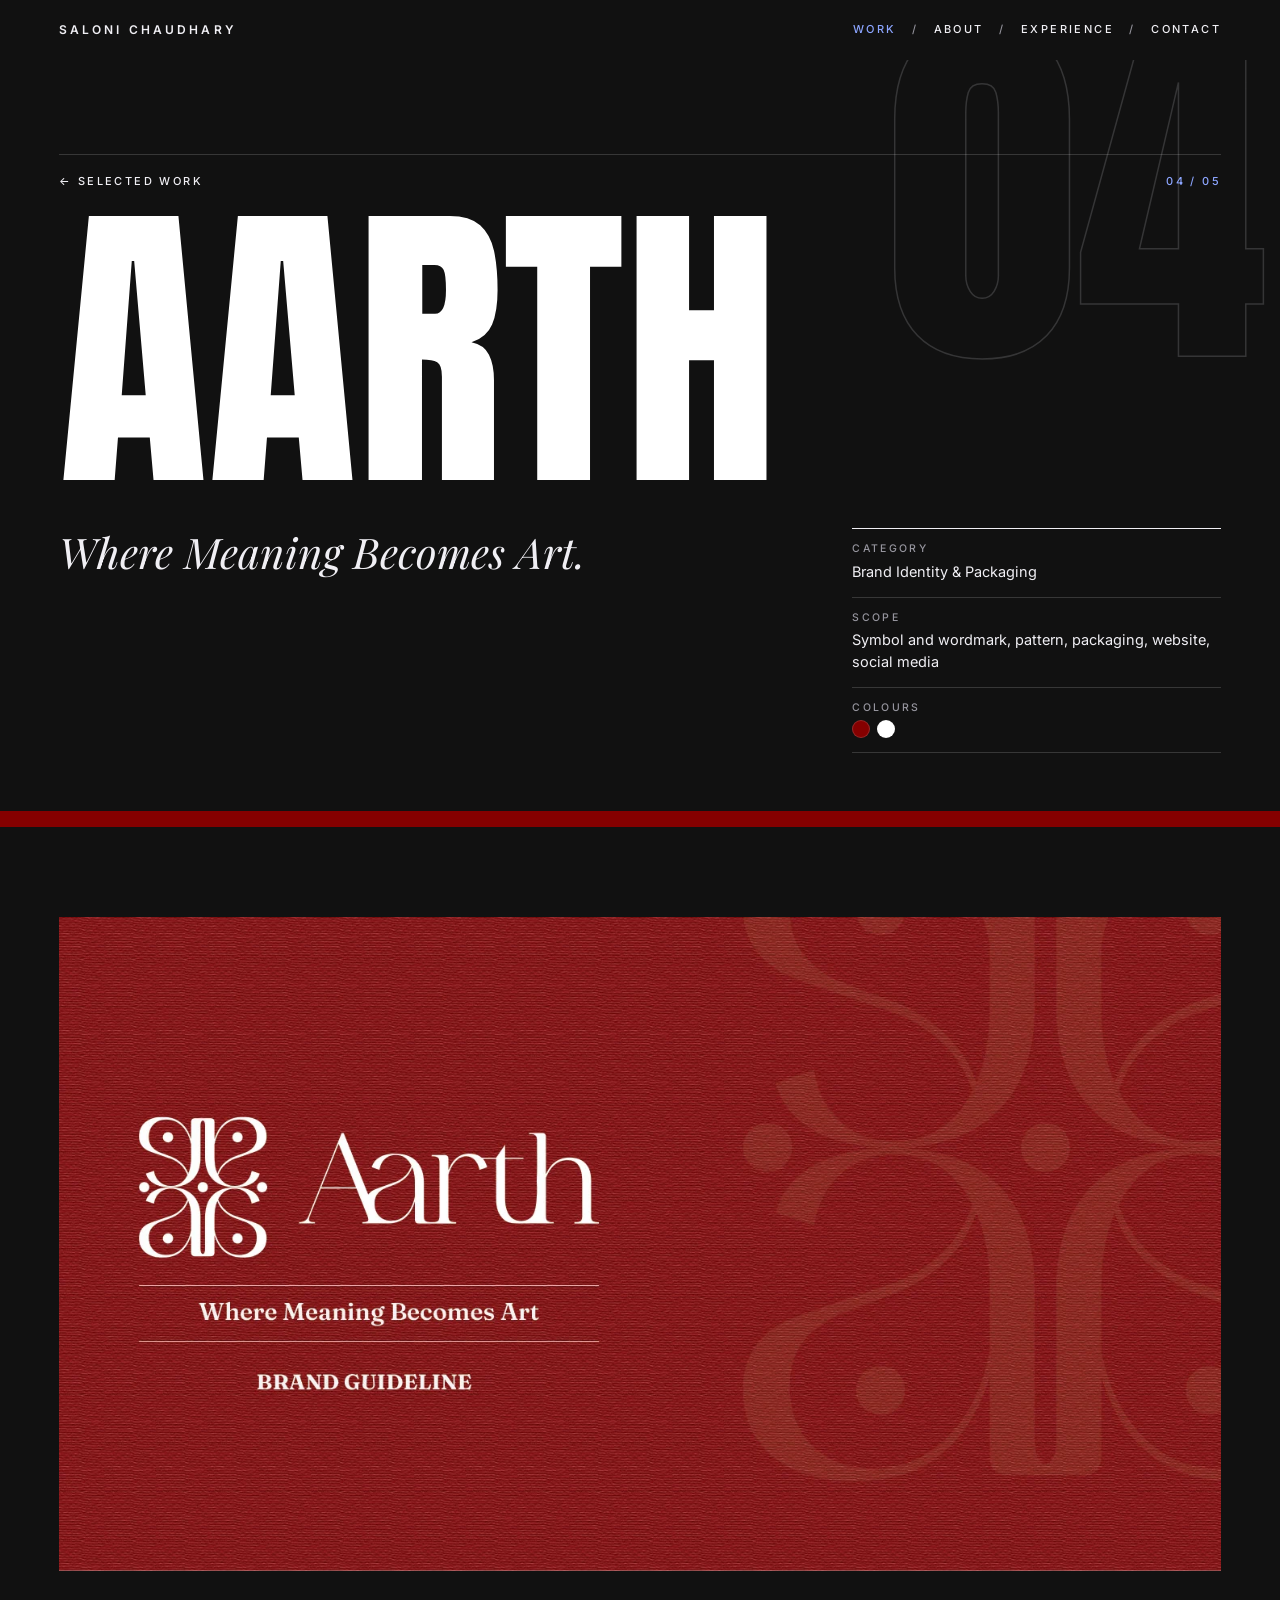
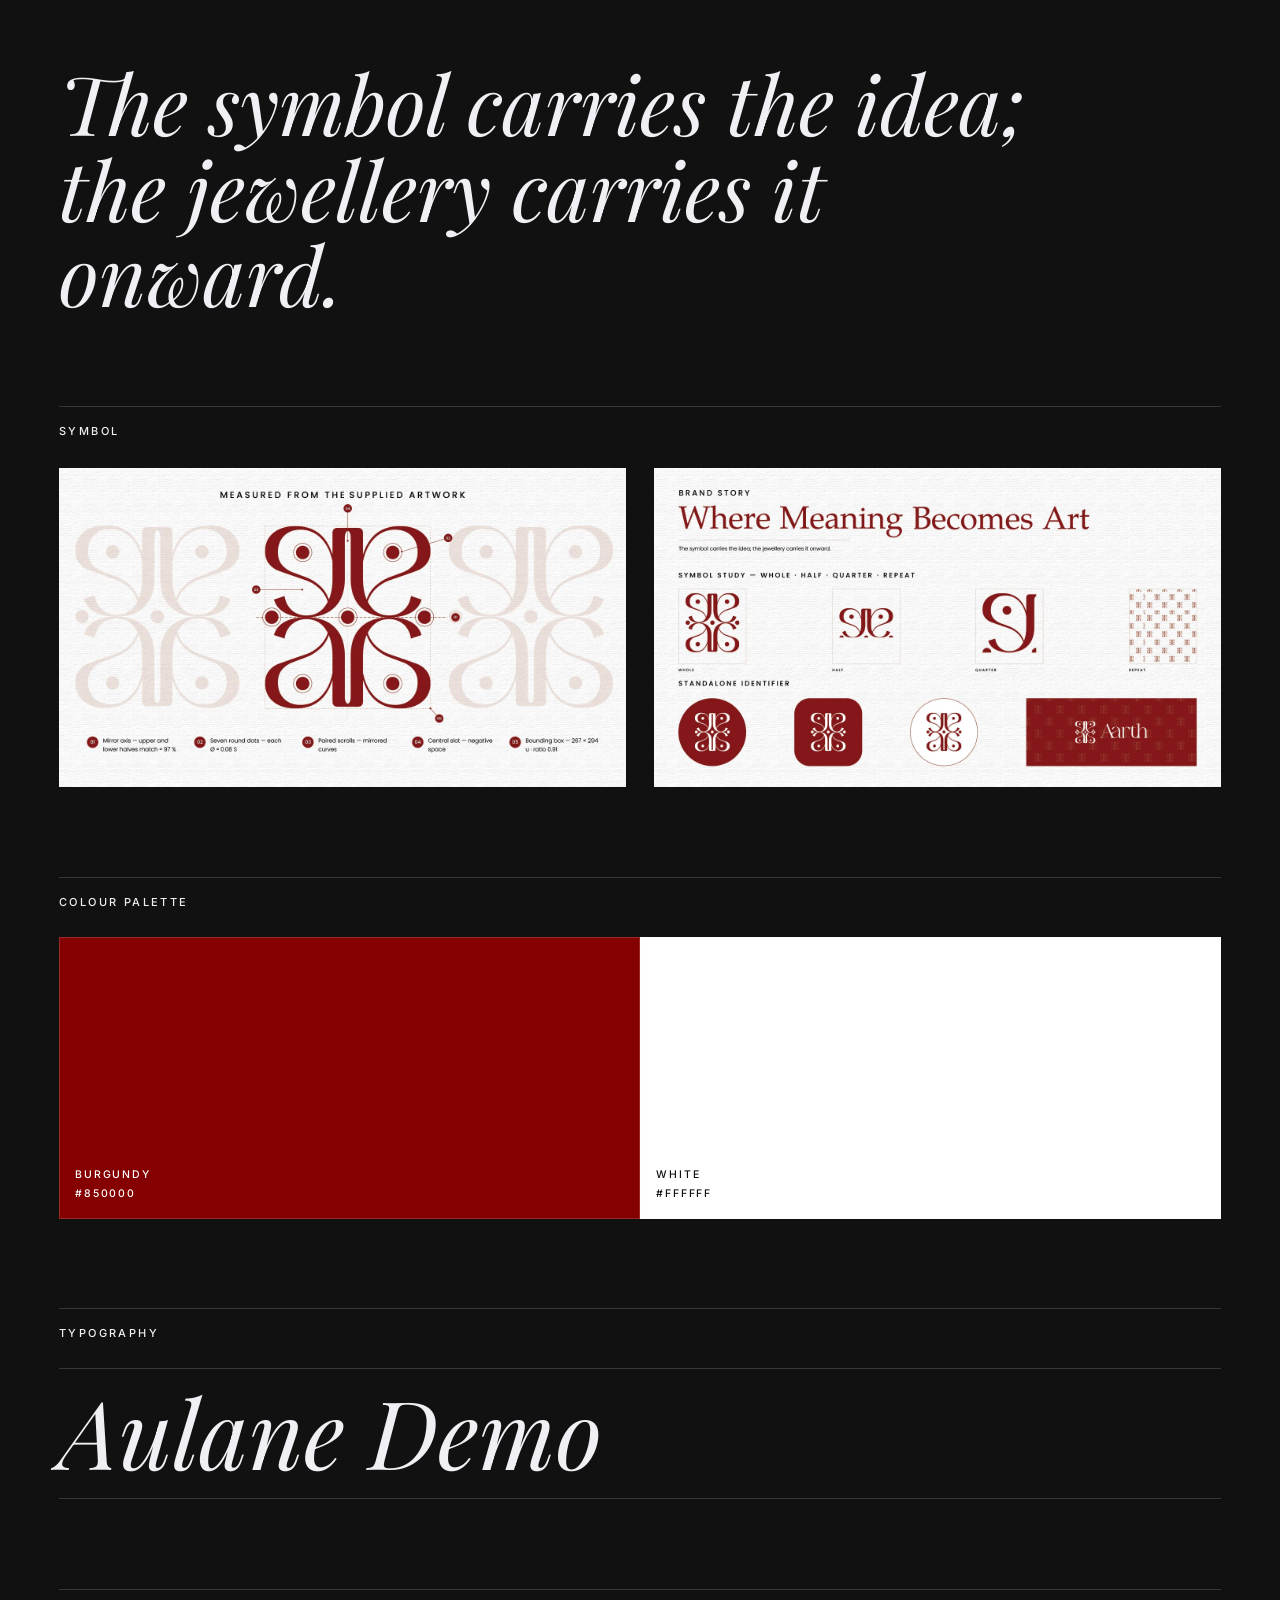
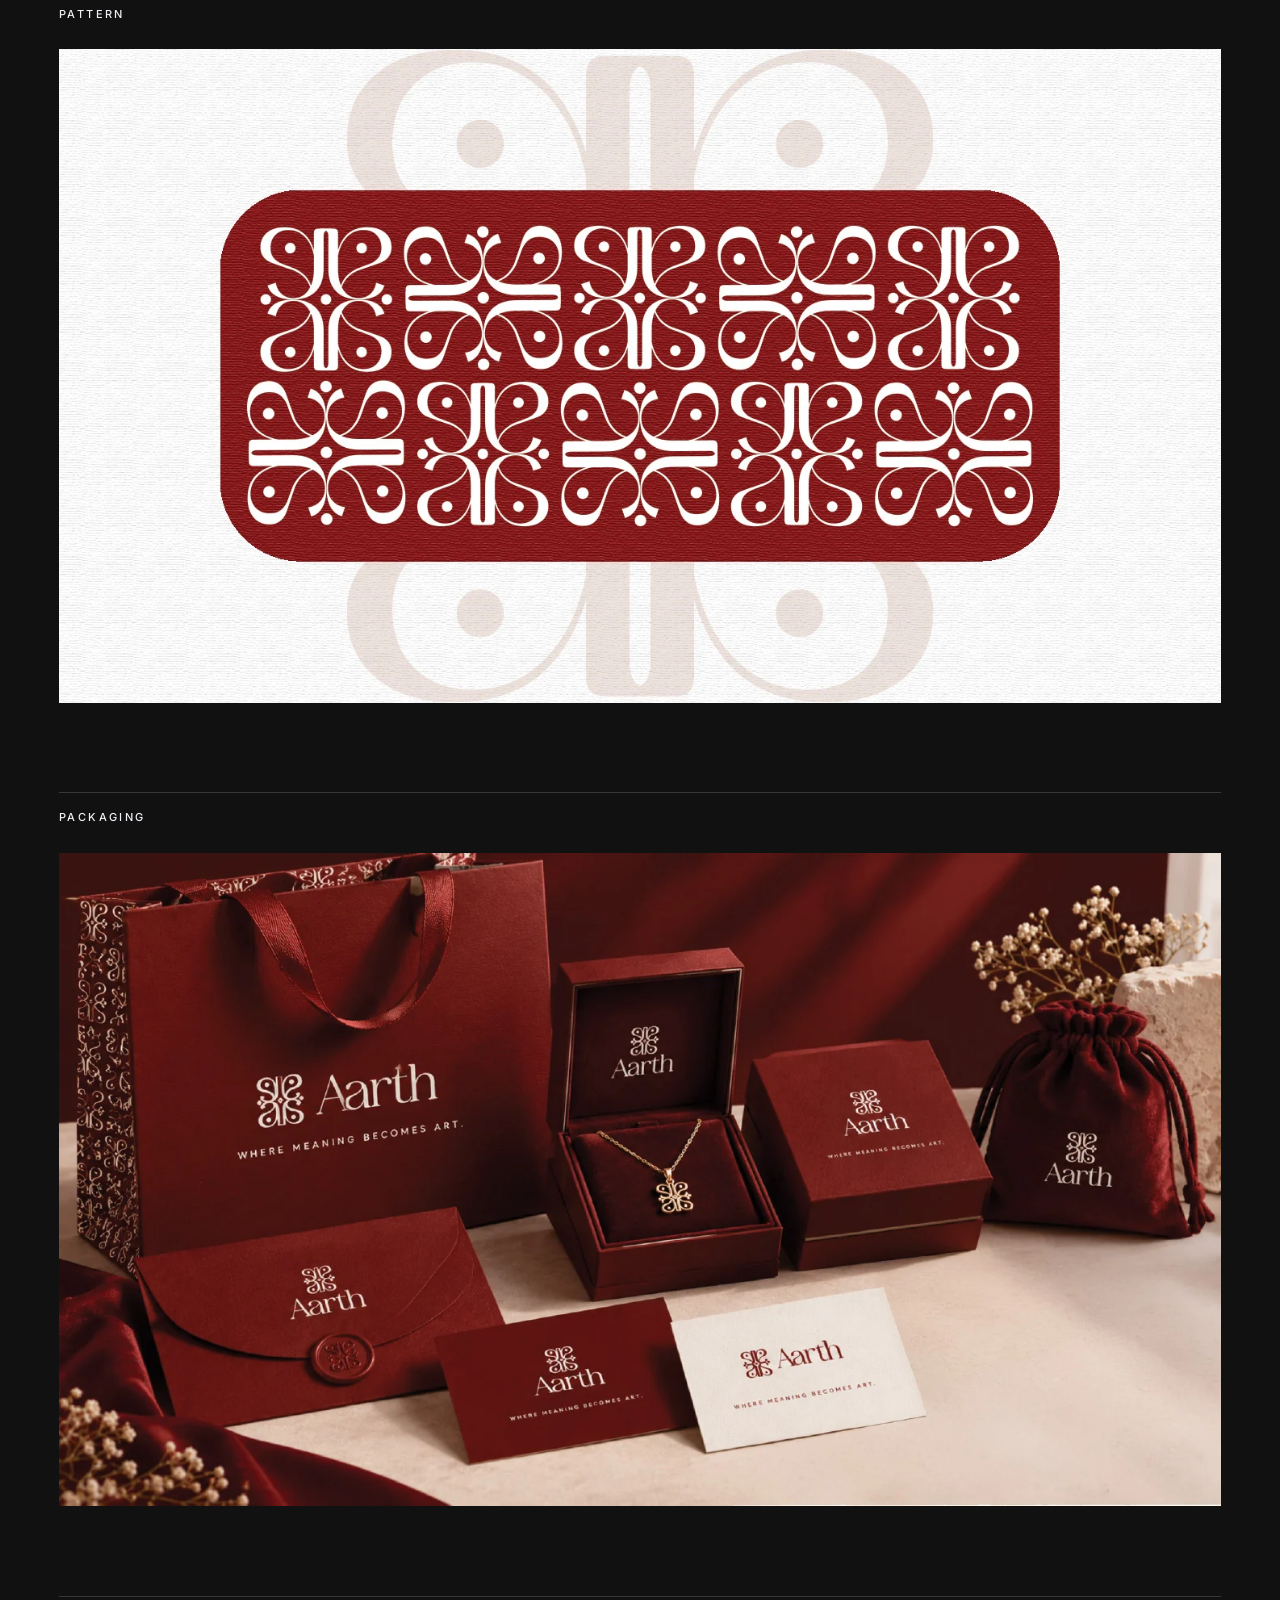
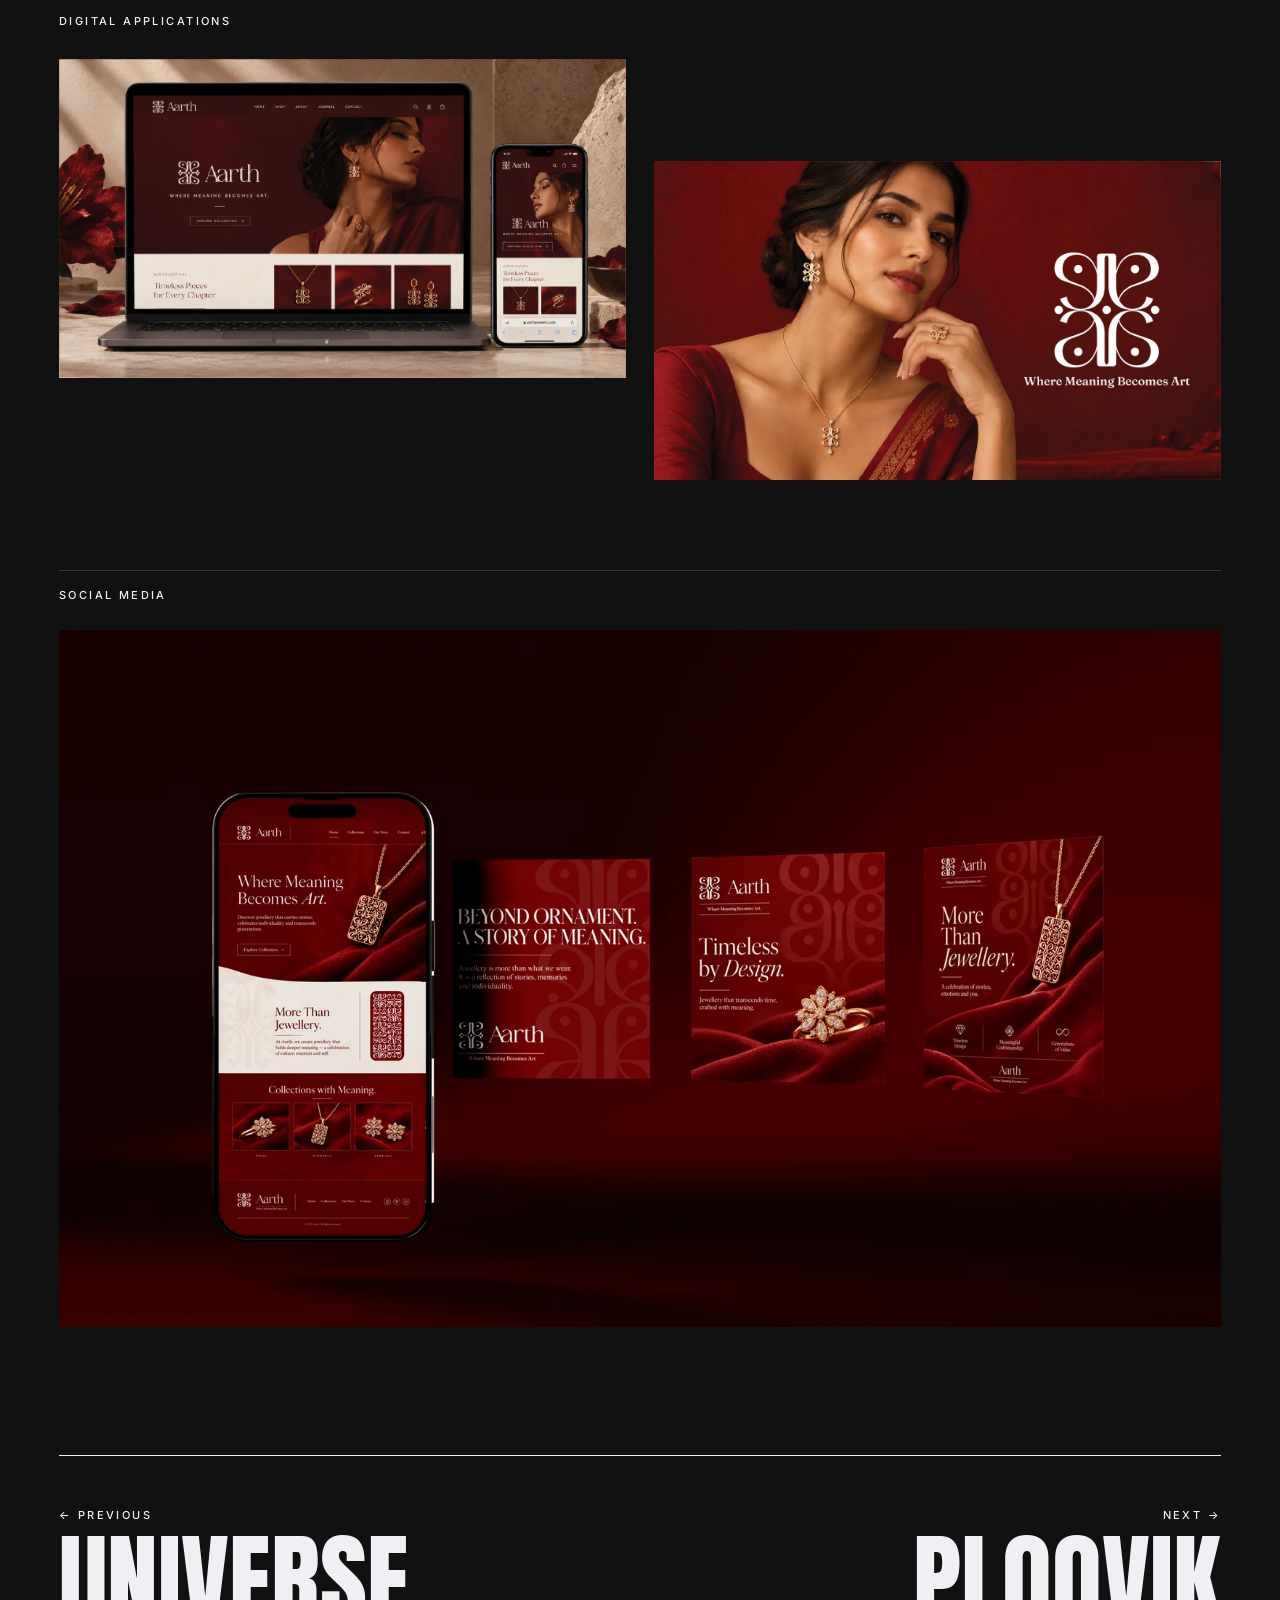
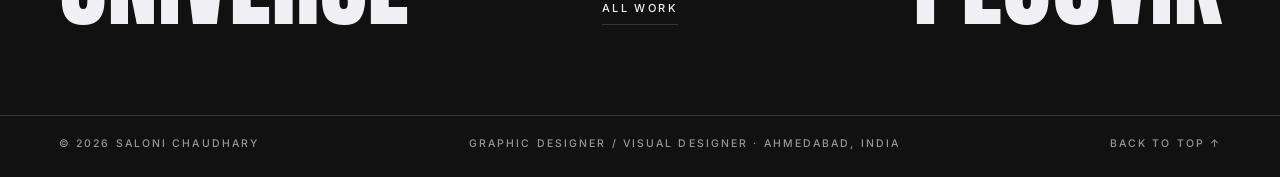
<file: work/aarth/index.html>
<!doctype html>
<html lang="en">
<head>
<meta charset="utf-8">
<meta name="viewport" content="width=device-width, initial-scale=1">
<title>Aarth — Brand Identity &amp; Packaging — Saloni Chaudhary</title>
<meta name="description" content="Where Meaning Becomes Art.">
<meta property="og:title" content="Aarth — Brand Identity &amp; Packaging — Saloni Chaudhary">
<meta property="og:description" content="Where Meaning Becomes Art.">
<meta property="og:type" content="website">
<meta property="og:image" content="https://nirav0044.github.io/saloni-portfolio/img/ploovik-box.webp">
<meta name="twitter:card" content="summary_large_image">
<link rel="canonical" href="https://nirav0044.github.io/saloni-portfolio/work/aarth/">
<meta property="og:url" content="https://nirav0044.github.io/saloni-portfolio/work/aarth/">
<meta name="theme-color" content="#111111">
<link rel="icon" href="../../favicon.svg" type="image/svg+xml">
<link rel="preconnect" href="https://fonts.googleapis.com">
<link rel="preconnect" href="https://fonts.gstatic.com" crossorigin>
<link rel="stylesheet" href="https://fonts.googleapis.com/css2?family=Anton&family=Inter:wght@400;500;600&family=Playfair+Display:ital,wght@1,400;1,500&display=swap" media="print" onload="this.media='all'">
<noscript><link rel="stylesheet" href="https://fonts.googleapis.com/css2?family=Anton&family=Inter:wght@400;500;600&family=Playfair+Display:ital,wght@1,400;1,500&display=swap"></noscript>
<link rel="stylesheet" href="../../site.css">
<script>document.documentElement.className="js";setTimeout(function(){document.documentElement.classList.add("ready")},2500)</script>
<script type="application/ld+json">{"@context": "https://schema.org", "@type": "Person", "name": "Saloni Chaudhary", "jobTitle": "Graphic Designer / Visual Designer", "email": "mailto:salonichaudhary.in19@gmail.com", "address": {"@type": "PostalAddress", "addressLocality": "Ahmedabad", "addressRegion": "Gujarat", "addressCountry": "IN"}, "sameAs": ["https://www.linkedin.com/in/saloni-chaudhary-16333b251/", "https://www.behance.net/salonichaudhary5"]}</script>
</head>
<body class="p-case">
<a class="skip" href="#main">Skip to content</a>
<header class="head">
  <a class="brand" href="../../index.html" aria-label="Saloni Chaudhary, home">Saloni Chaudhary</a>
  <nav class="nav" aria-label="Primary"><a href="../../index.html#work" data-nav="work">Work</a><a href="../../index.html#about" data-nav="about">About</a><a href="../../index.html#experience" data-nav="experience">Experience</a><a href="../../index.html#contact" data-nav="contact">Contact</a></nav>
  <button class="menu-btn" type="button" aria-expanded="false" aria-controls="menu"><span>Menu</span><i></i></button>
</header>
<div class="menu" id="menu" hidden>
  <nav aria-label="Menu"><a href="../../index.html#work" data-nav="work">Work</a><a href="../../index.html#about" data-nav="about">About</a><a href="../../index.html#experience" data-nav="experience">Experience</a><a href="../../index.html#contact" data-nav="contact">Contact</a></nav>
  <p class="menu-foot"><a href="mailto:salonichaudhary.in19@gmail.com">salonichaudhary.in19@gmail.com</a></p>
</div>
<main id="main">

<article class="cs" style="--pc:#850000">
  <header class="cs-head">
    <span class="cs-num" aria-hidden="true">04</span>
    <p class="k" data-reveal><a href="../../index.html#work">Selected work</a><b>04 / 05</b></p>
    <h1 class="cs-t"><span class="ln"><span>Aarth</span></span></h1>
    <div class="cs-intro">
      <p class="lead" data-reveal>Where Meaning Becomes Art.</p>
      <dl data-reveal><div><dt>Category</dt><dd>Brand Identity &amp; Packaging</dd></div><div><dt>Scope</dt><dd>Symbol and wordmark, pattern, packaging, website, social media</dd></div><div><dt>Colours</dt><dd class="dotrow"><i style="background:#850000"></i><i style="background:#FFFFFF"></i></dd></div></dl>
    </div>
  </header>
  <div class="b b-full"><figure data-reveal><span class="clip"><img src="../../img/aarth-cover.webp" width="1440" height="810" alt="Aarth brand guideline cover with symbol and wordmark on burgundy" loading="lazy" decoding="async"></span></figure></div>
  <div class="b b-quote"><blockquote data-reveal>The symbol carries the idea; the jewellery carries it onward.</blockquote></div>
  <div class="b b-duo"><p class="k">Symbol</p><figure data-reveal><span class="clip"><img src="../../img/aarth-symbol.webp" width="1440" height="810" alt="Aarth symbol construction" loading="lazy" decoding="async"></span></figure><figure data-reveal><span class="clip"><img src="../../img/aarth-study.webp" width="1440" height="810" alt="Aarth symbol study: whole, half, quarter and repeat" loading="lazy" decoding="async"></span></figure></div>
  <div class="b b-pal"><p class="k">Colour palette</p><ul><li style="--c:#850000;color:#FFFFFF" data-reveal><b>Burgundy</b><span>#850000</span></li><li style="--c:#FFFFFF;color:#111111" data-reveal><b>White</b><span>#FFFFFF</span></li></ul></div>
  <div class="b b-fonts"><p class="k">Typography</p><ul><li data-reveal>Aulane Demo</li></ul></div>
  <div class="b b-full"><p class="k">Pattern</p><figure data-reveal><span class="clip"><img src="../../img/aarth-pattern.webp" width="1440" height="810" alt="Aarth pattern built from the symbol" loading="lazy" decoding="async"></span></figure></div>
  <div class="b b-full"><p class="k">Packaging</p><figure data-reveal><span class="clip"><img src="../../img/aarth-packaging.webp" width="1440" height="810" alt="Aarth packaging: bag, boxes, pouch and cards in burgundy" loading="lazy" decoding="async"></span></figure></div>
  <div class="b b-duo off"><p class="k">Digital applications</p><figure data-reveal><span class="clip"><img src="../../img/aarth-web.webp" width="1440" height="810" alt="Aarth website on laptop and phone" loading="lazy" decoding="async"></span></figure><figure data-reveal><span class="clip"><img src="../../img/aarth-model.webp" width="1440" height="810" alt="Aarth symbol beside a model wearing jewellery" loading="lazy" decoding="async"></span></figure></div>
  <div class="b b-full"><p class="k">Social media</p><figure data-reveal><span class="clip"><img src="../../img/aarth-social.webp" width="1600" height="960" alt="Aarth social media creatives shown on a phone and as posts" loading="lazy" decoding="async"></span></figure></div>
  <nav class="pn" aria-label="Projects">
    <a class="pn-prev" href="../../work/universe/index.html" data-cursor="Prev"><span class="k">← Previous</span><span class="pn-t">Universe</span></a>
    <a class="pn-all" href="../../index.html#work">All work</a>
    <a class="pn-next" href="../../work/ploovik/index.html" data-cursor="Next"><span class="k">Next →</span><span class="pn-t">Ploovik</span></a>
  </nav>
</article>

</main>
<footer class="foot">
  <span>© 2026 Saloni Chaudhary</span>
  <span>Graphic Designer / Visual Designer · Ahmedabad, India</span>
  <a href="#main">Back to top ↑</a>
</footer>
<div class="cursor" aria-hidden="true"></div>
<div class="pt" aria-hidden="true"></div>
<script src="../../site.js" defer></script>
</body>
</html>
</file>
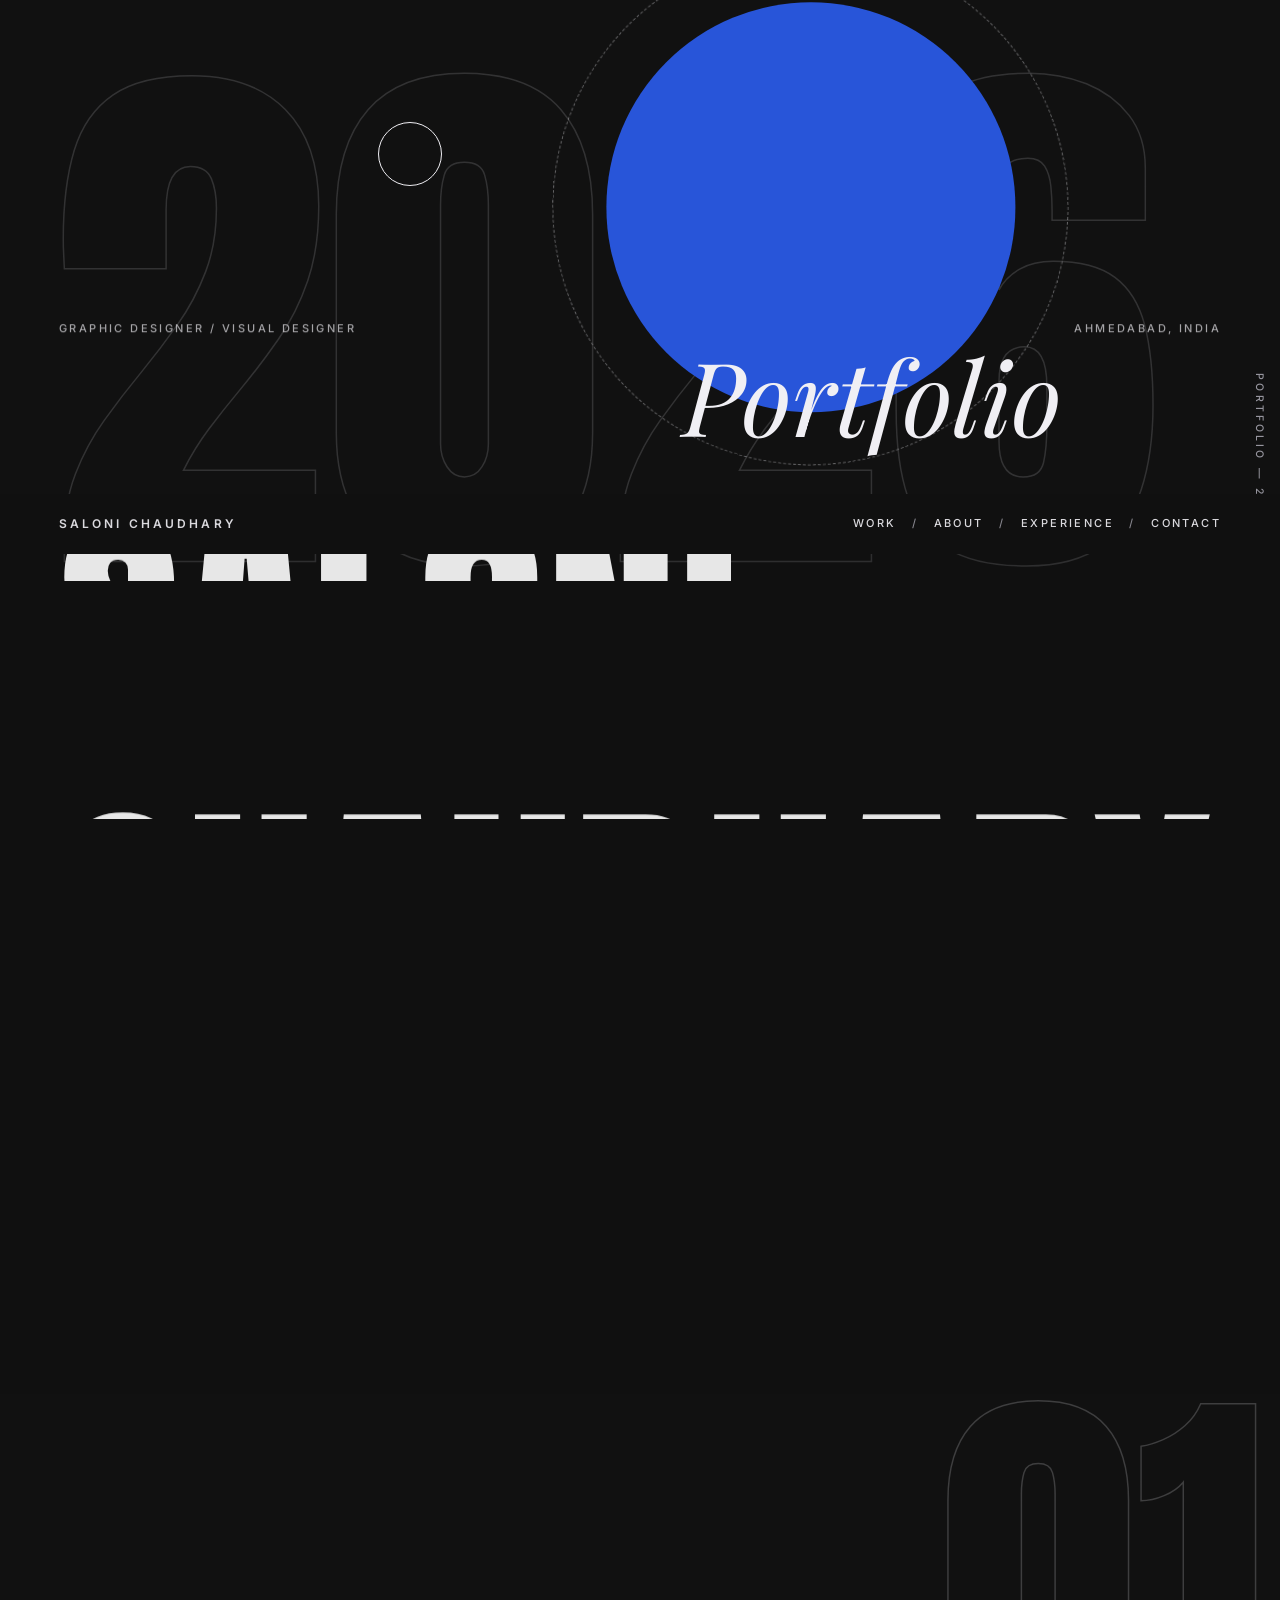
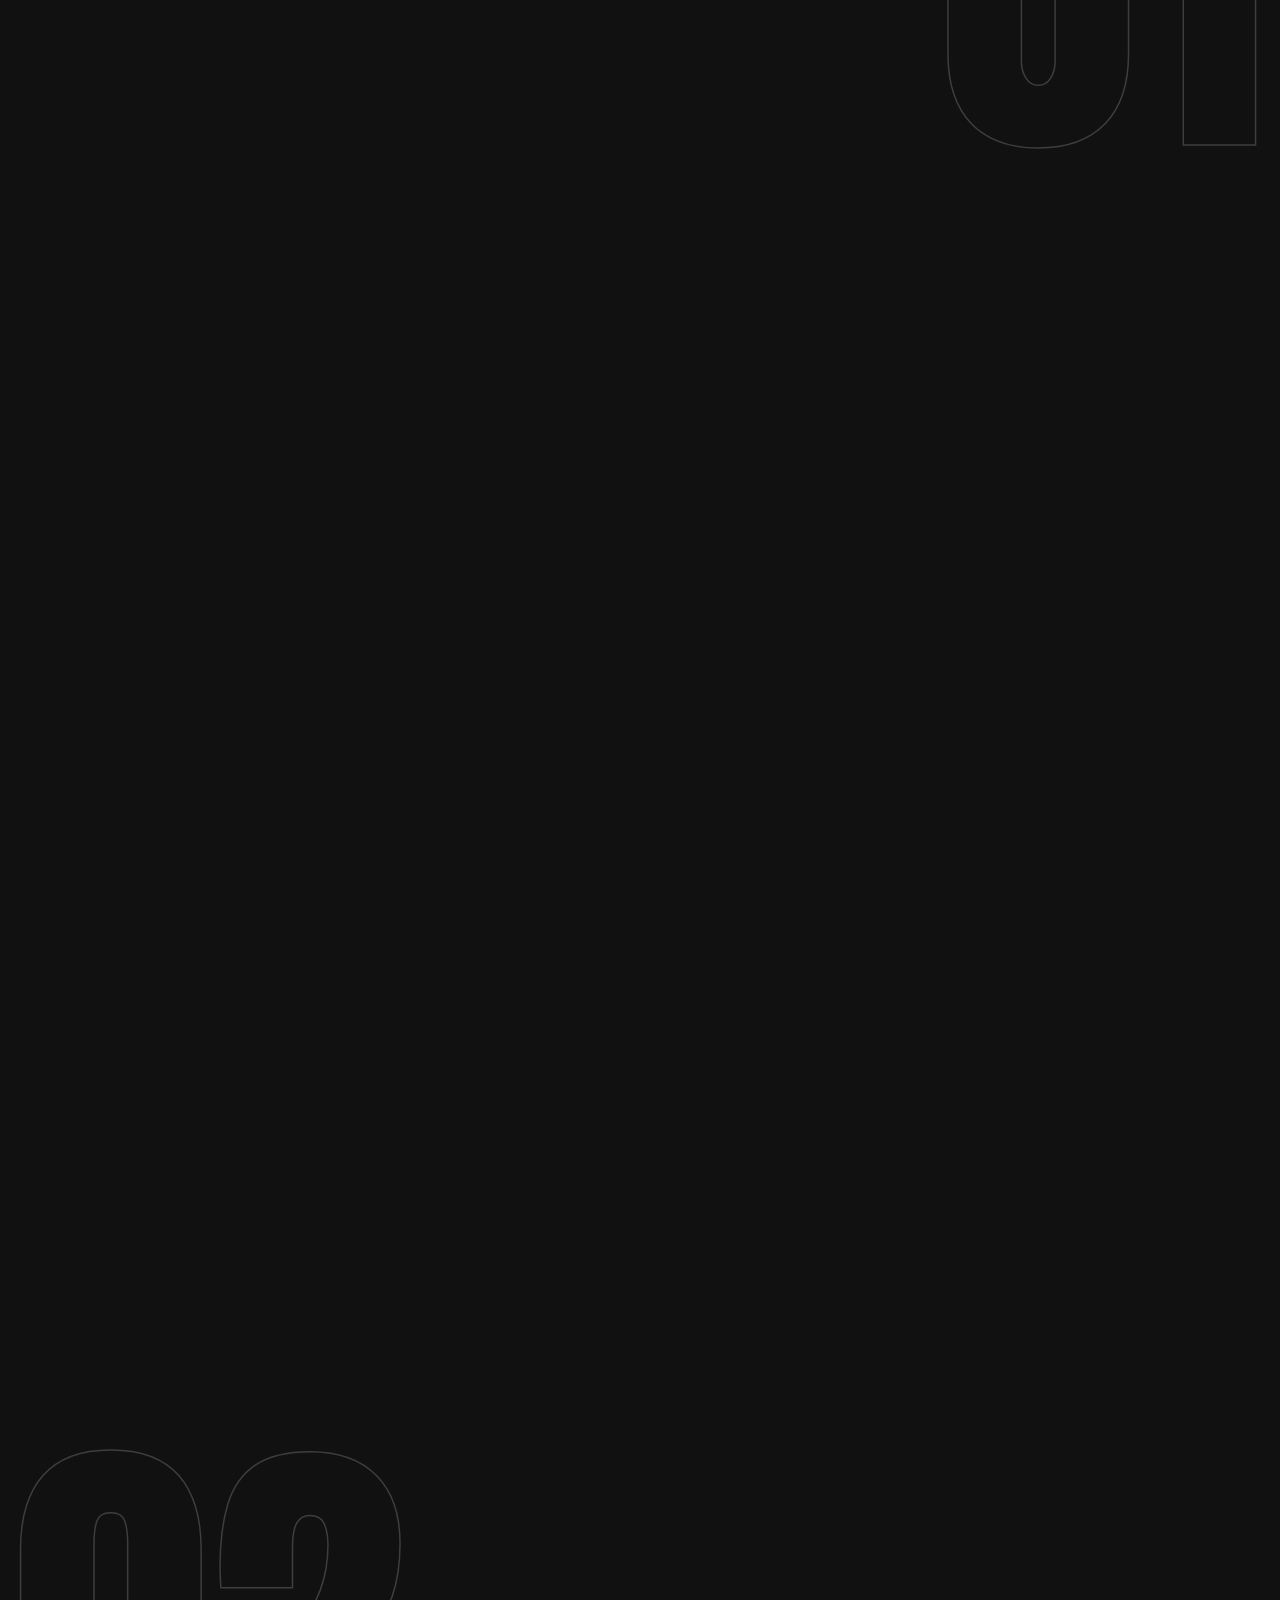
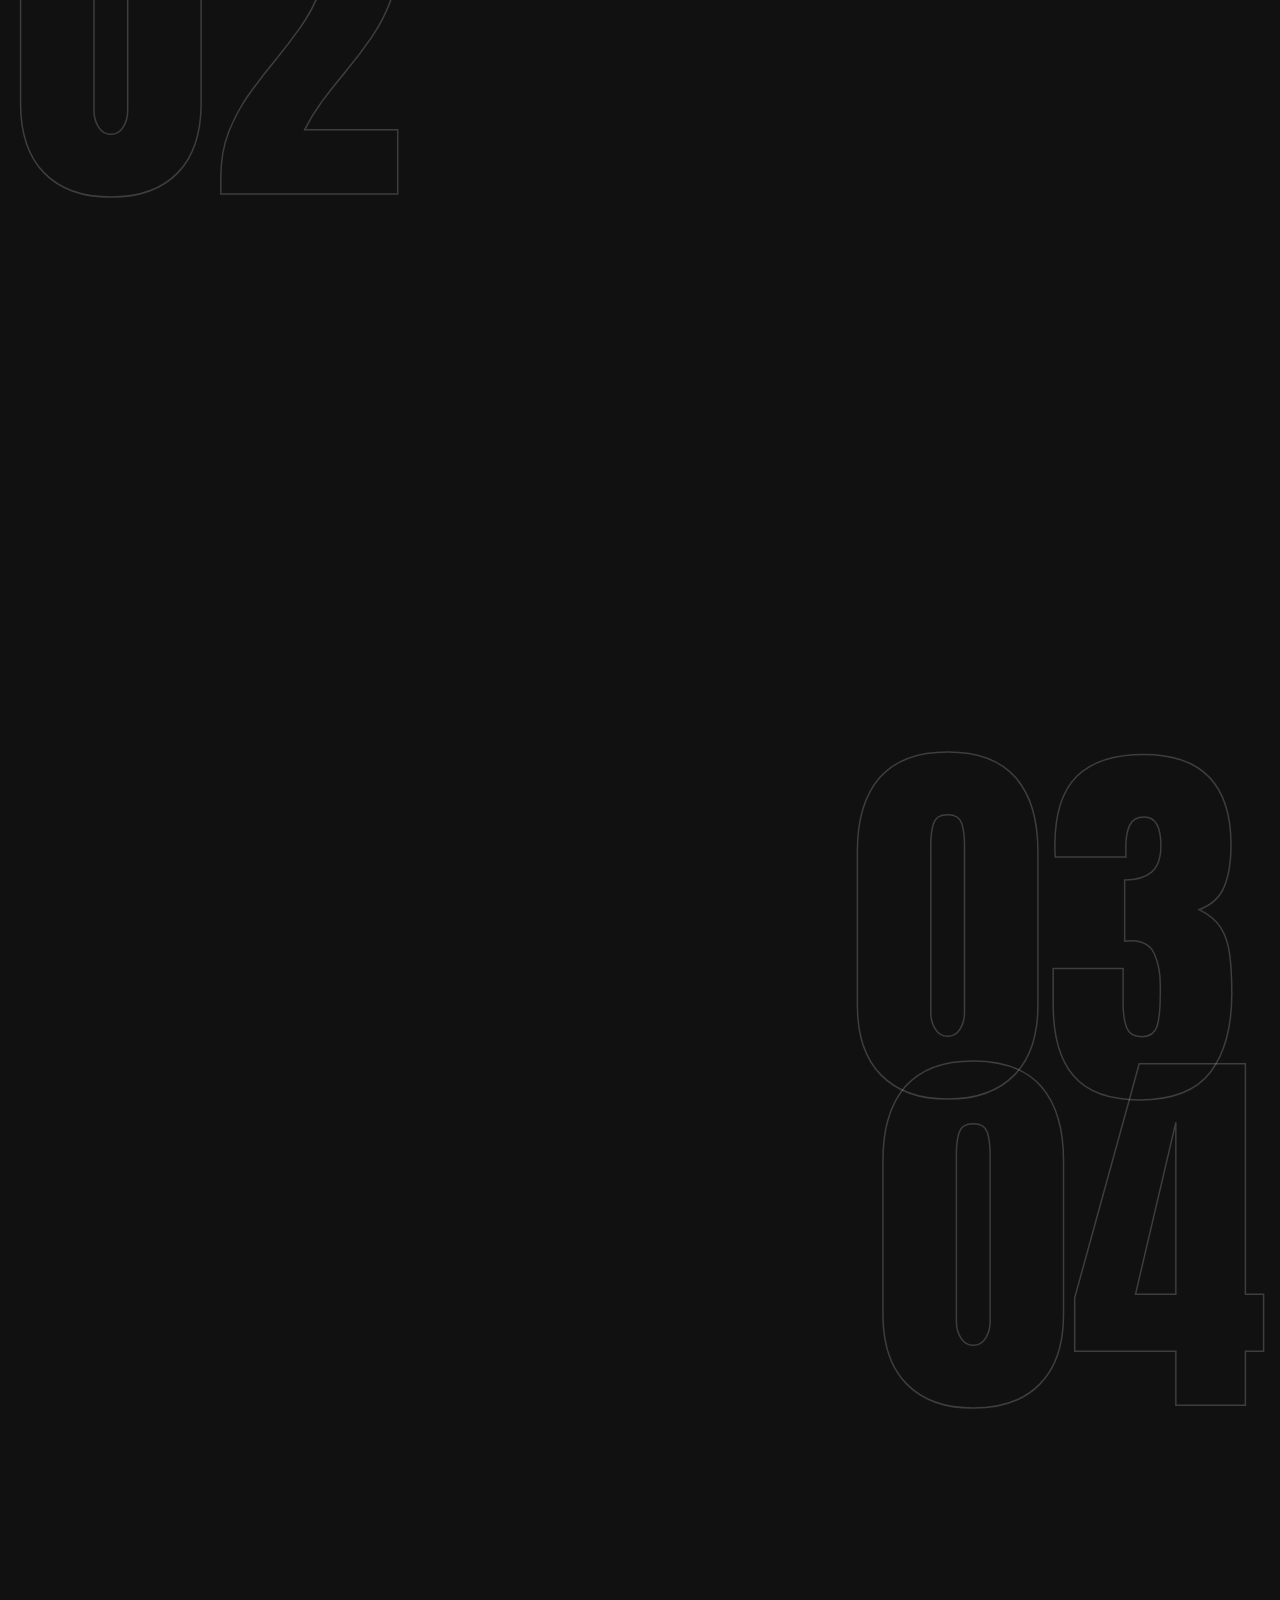
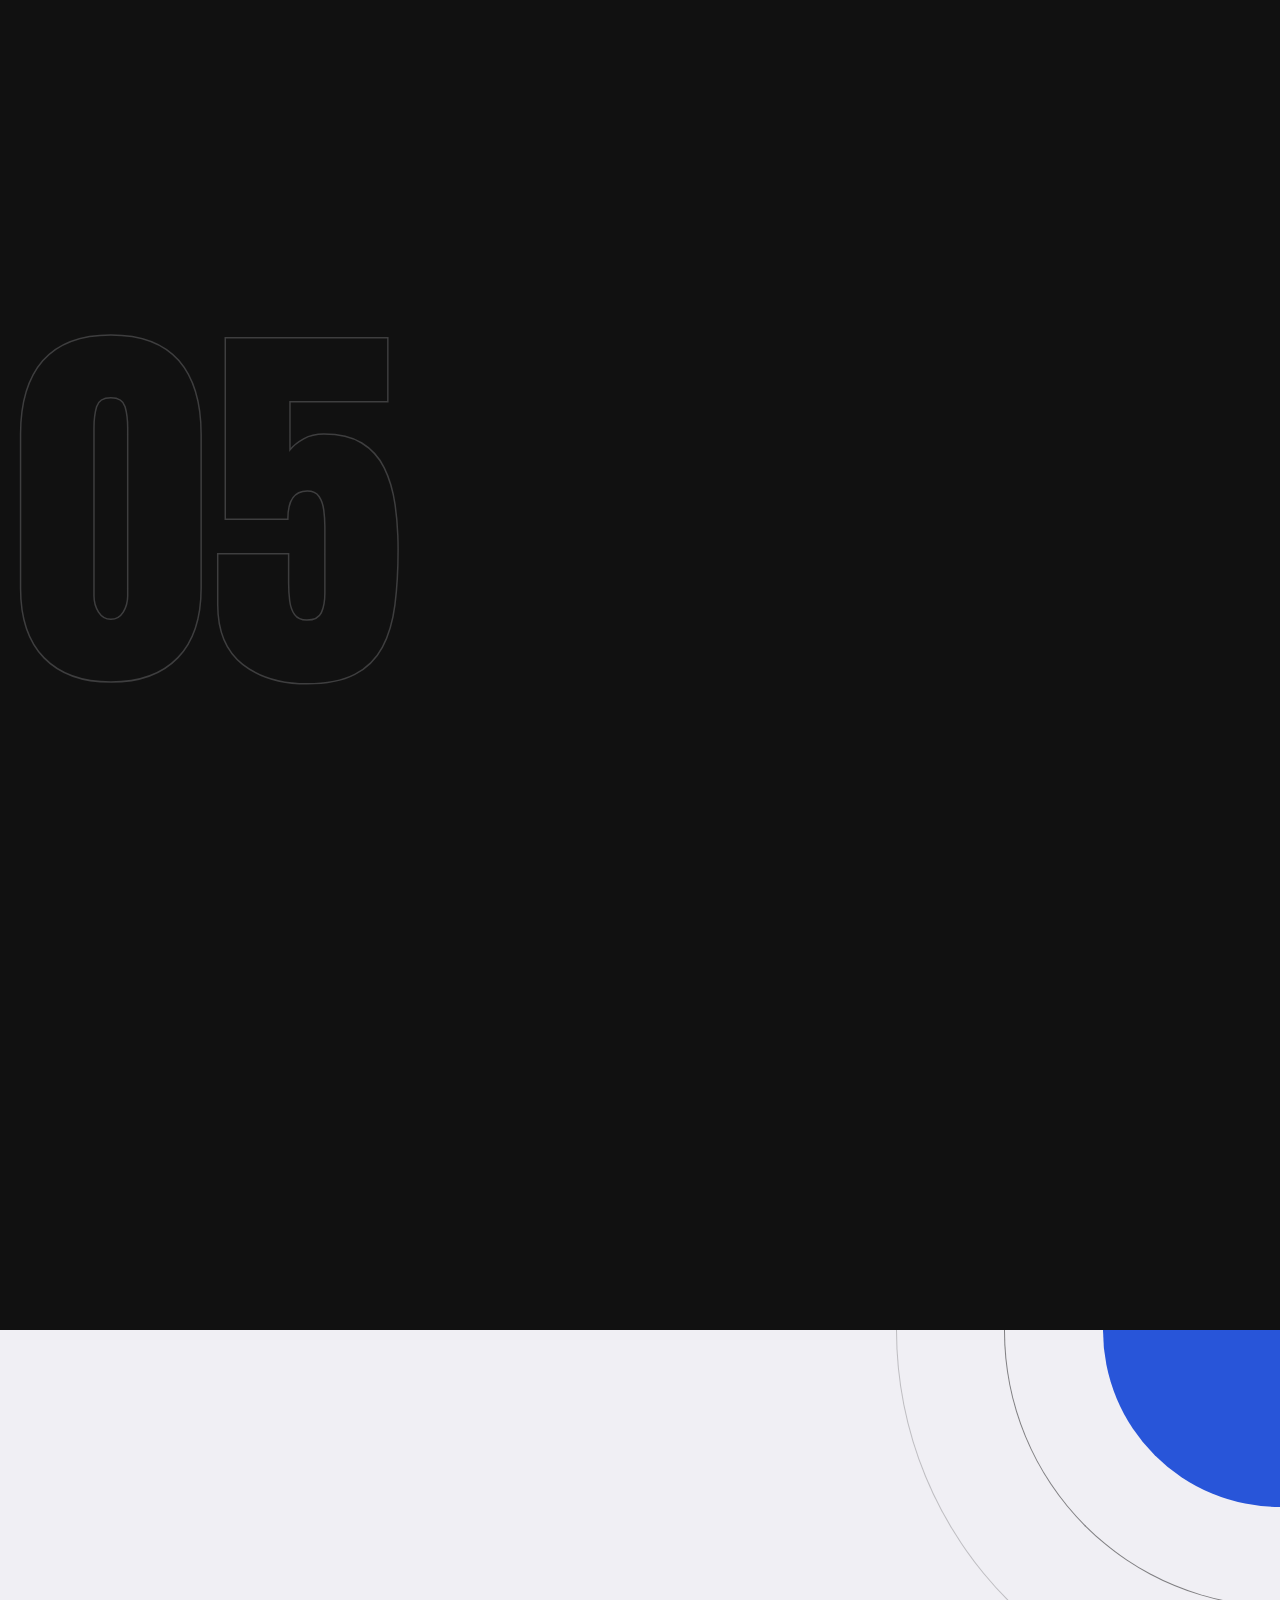
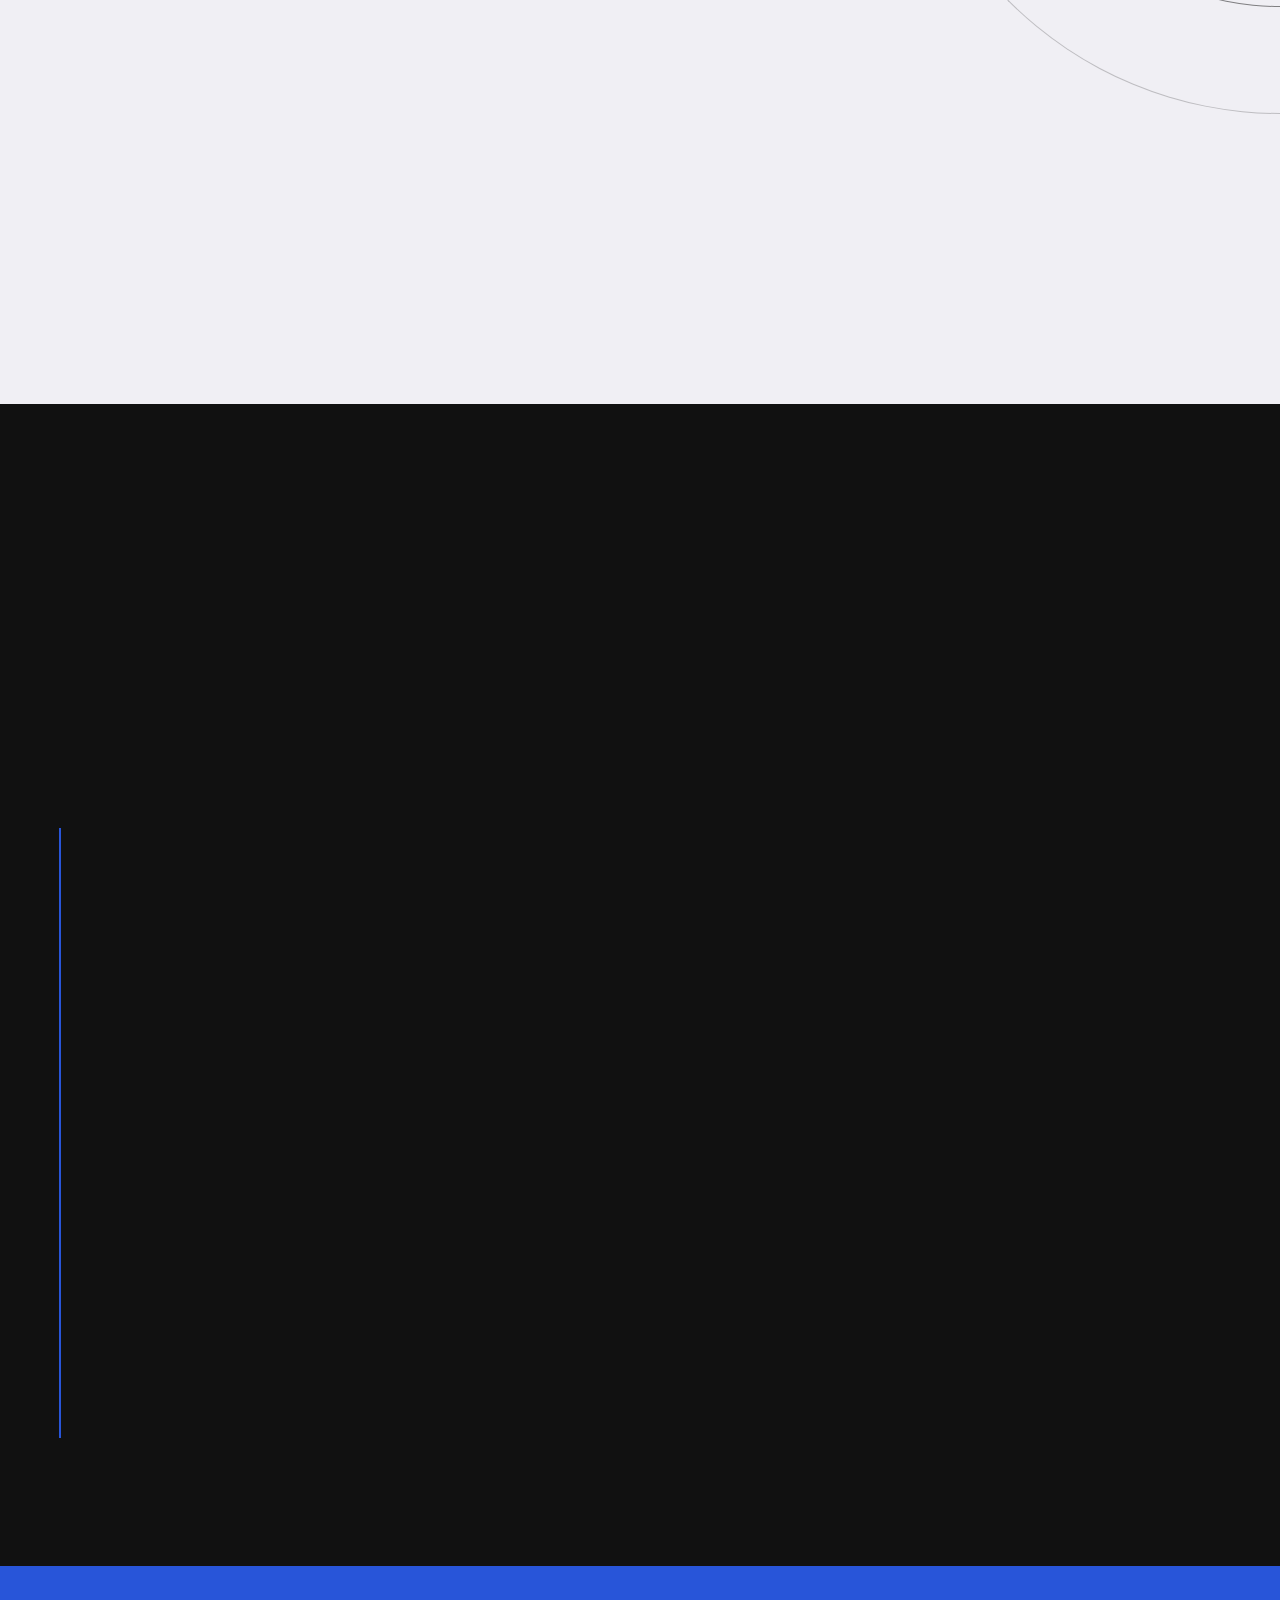
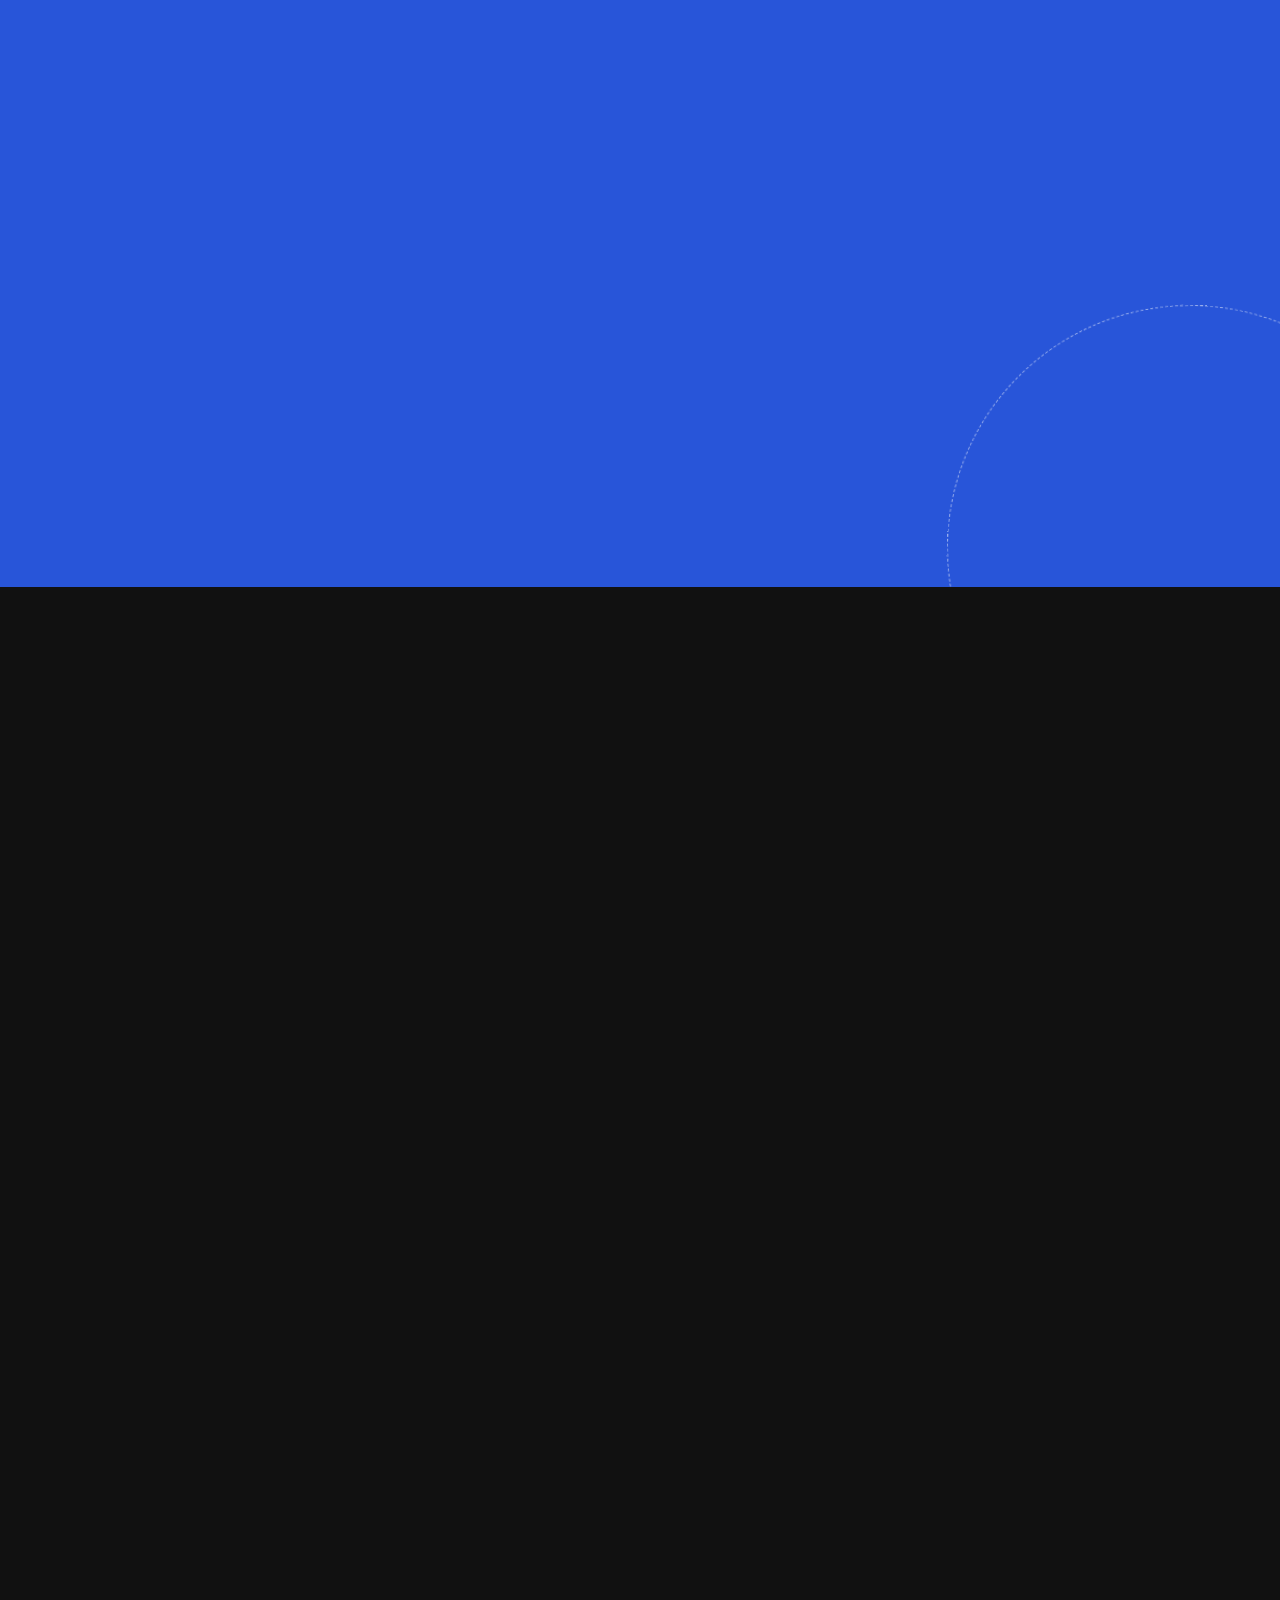
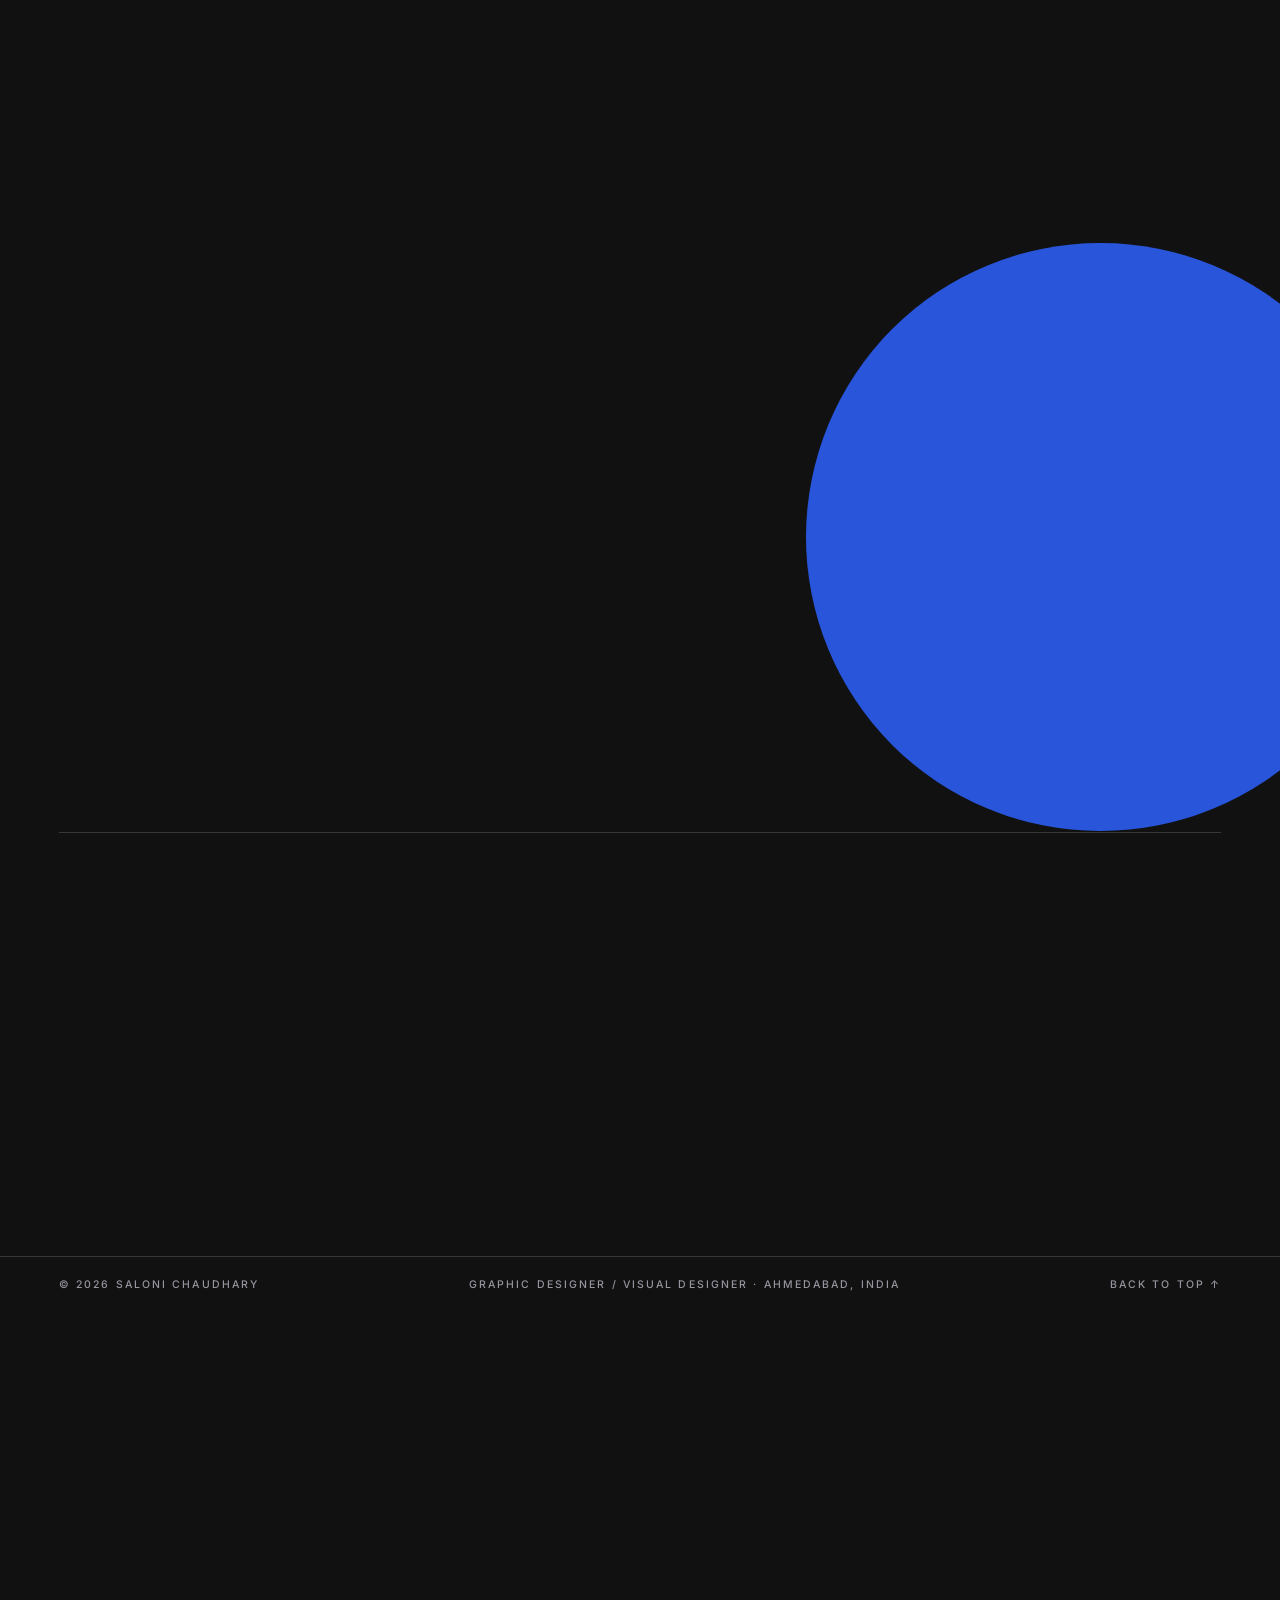
<file: work/bake-house/index.html>
<!doctype html><html lang="en"><head><meta charset="utf-8"><title>Saloni Chaudhary</title><meta name="robots" content="noindex"><meta http-equiv="refresh" content="0; url=../../index.html#work"><link rel="canonical" href="../../index.html#work"></head><body><a href="../../index.html#work">Continue</a></body></html>
</file>
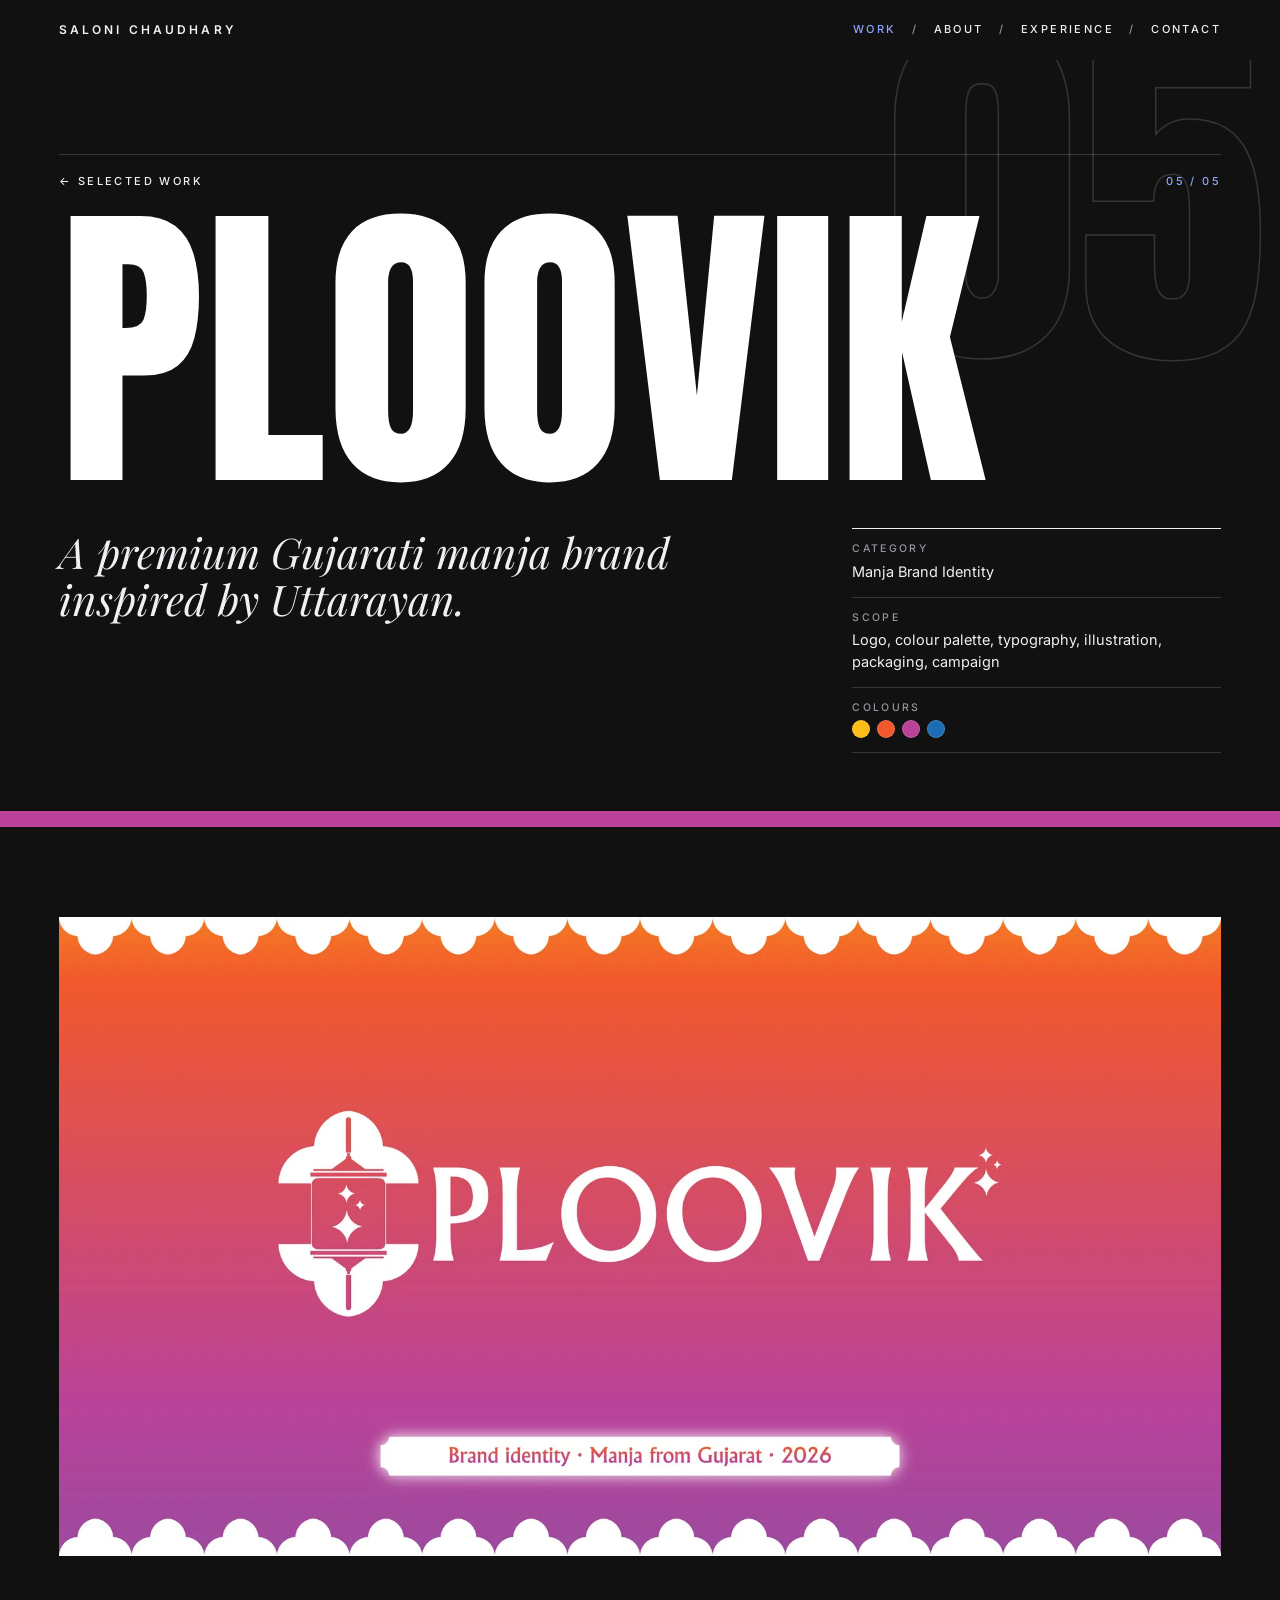
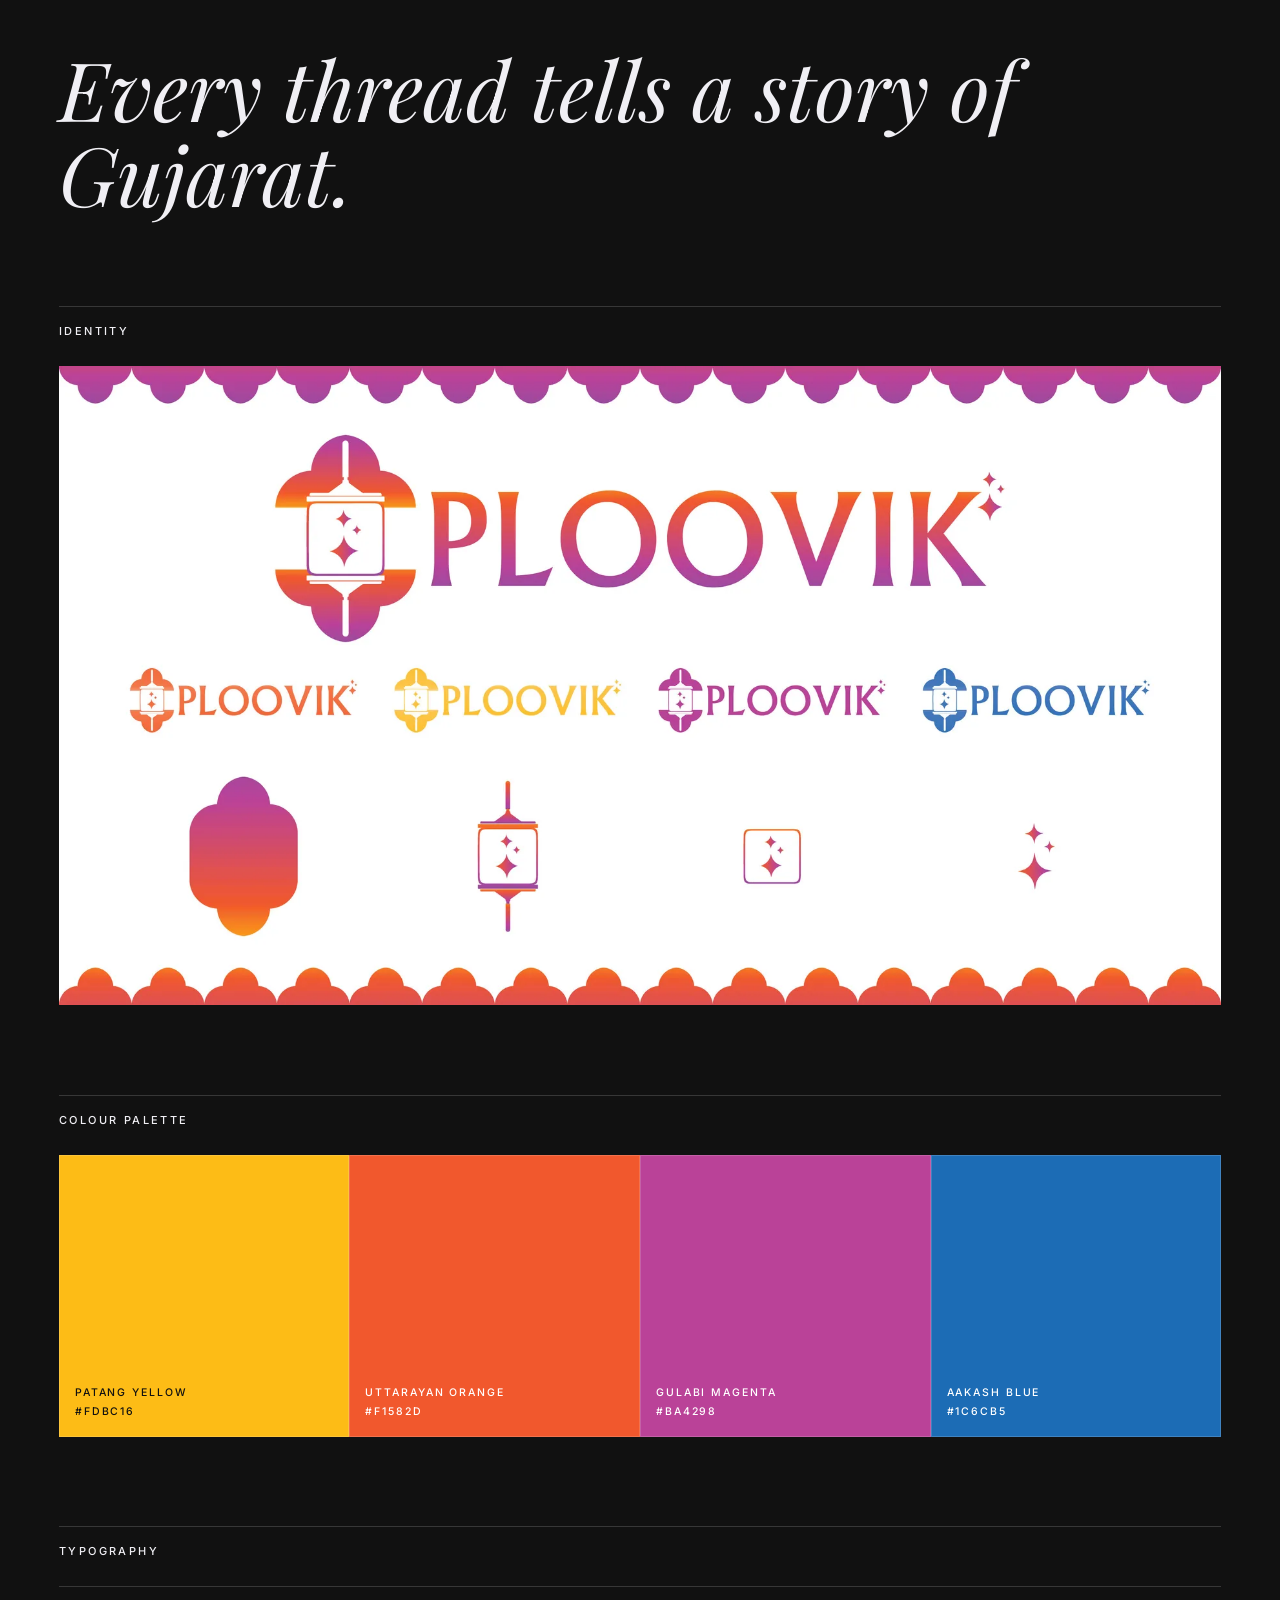
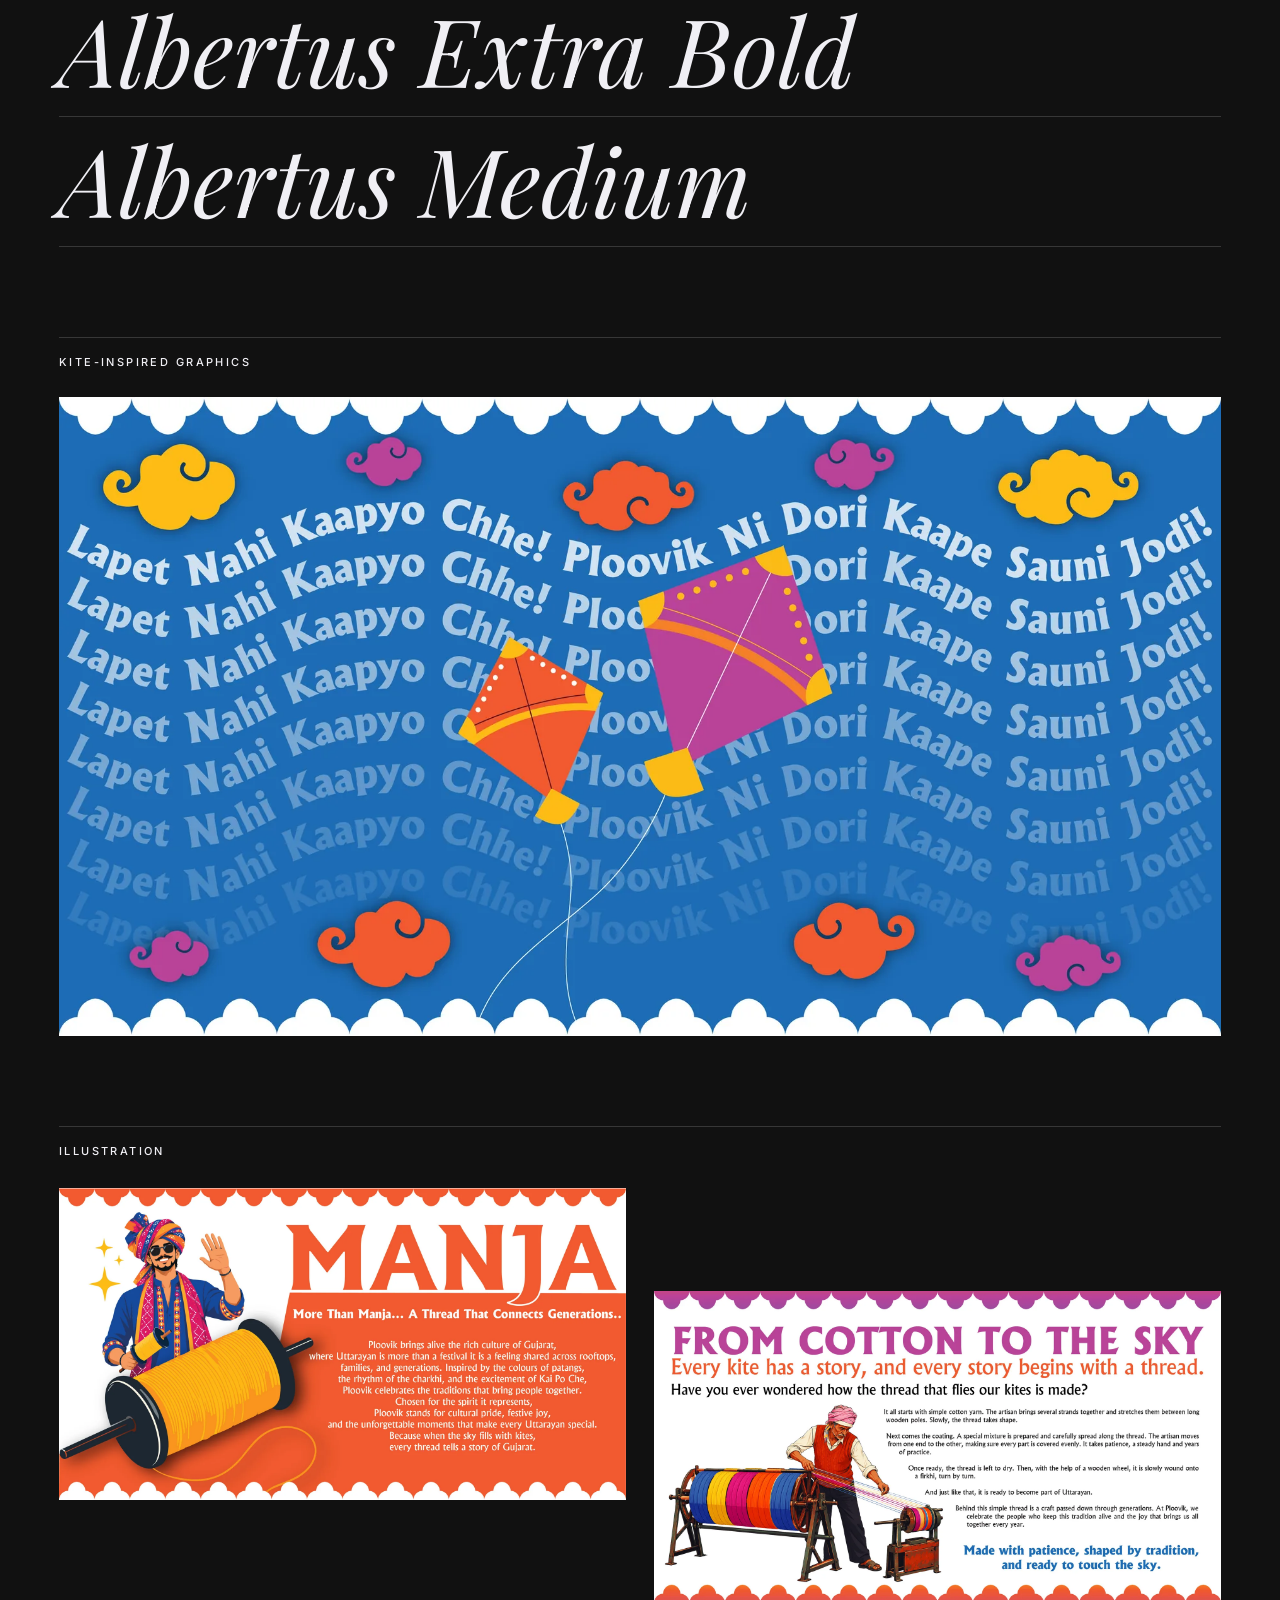
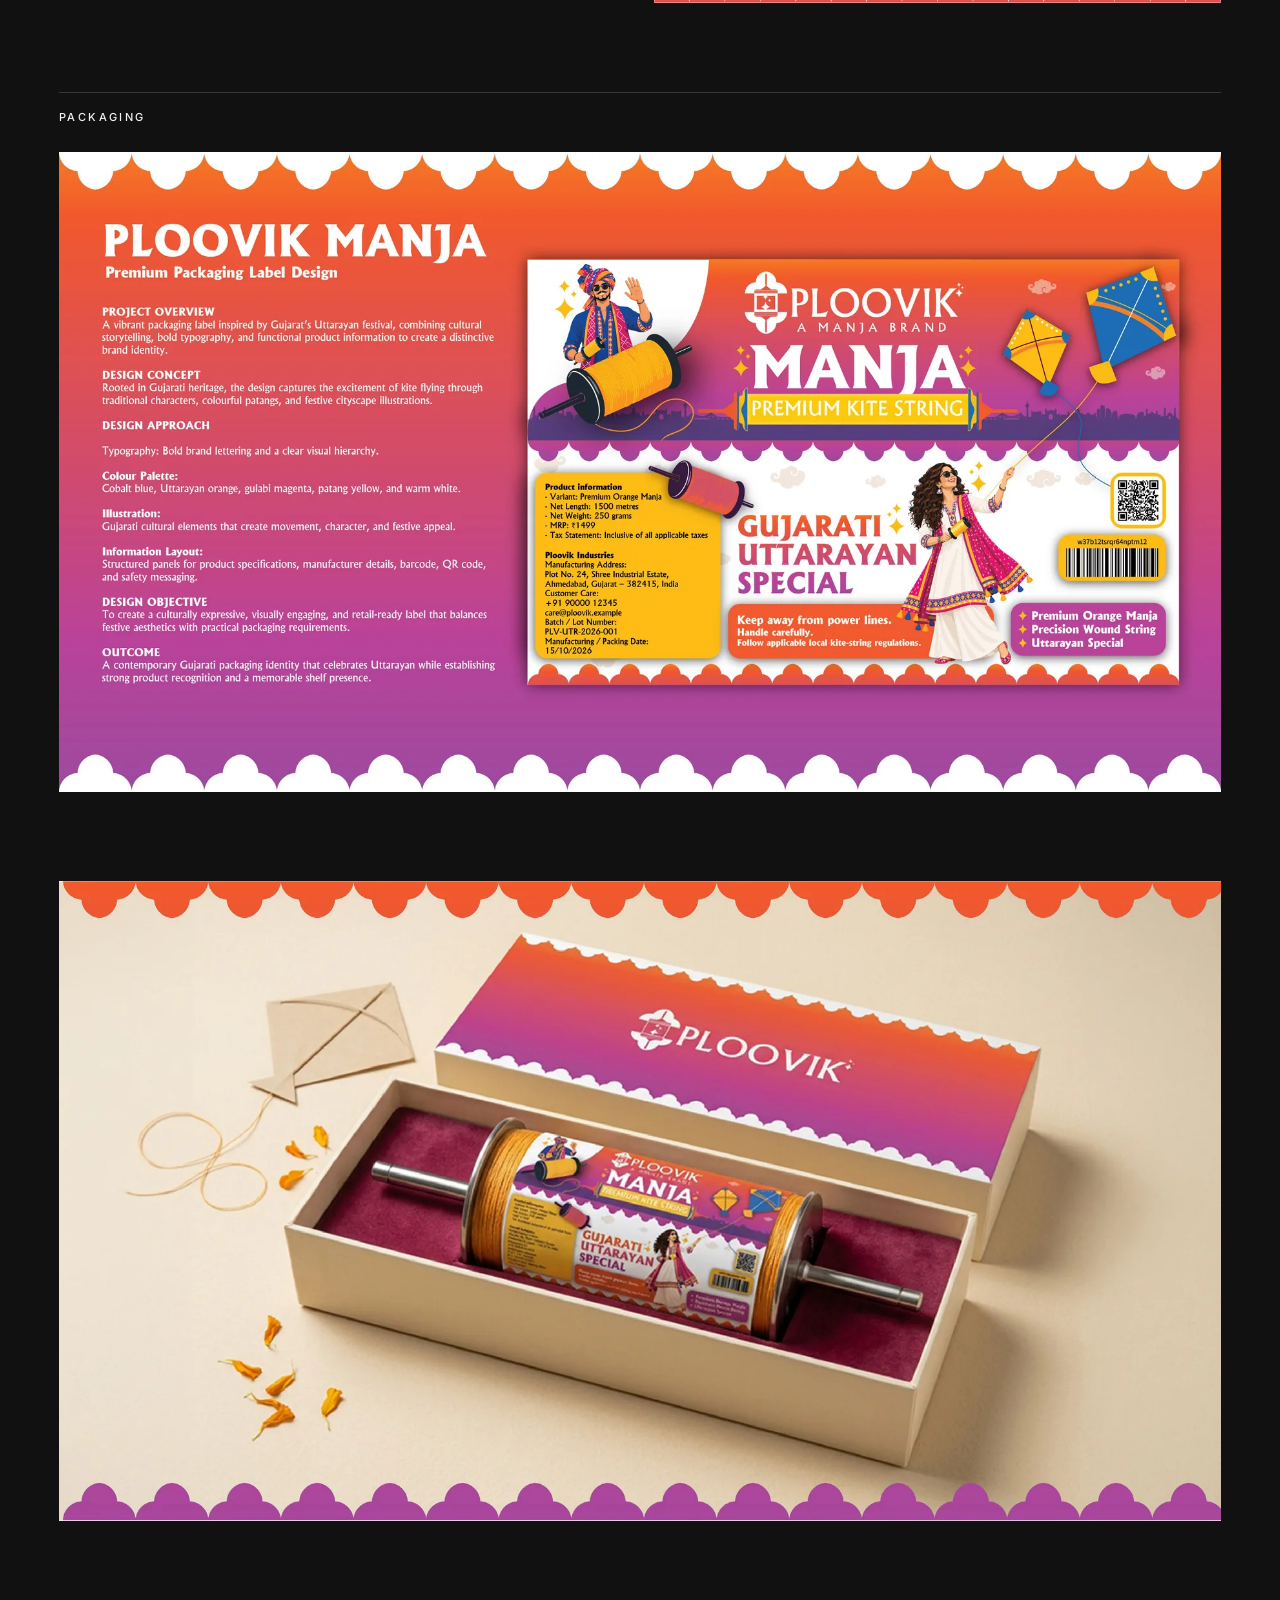
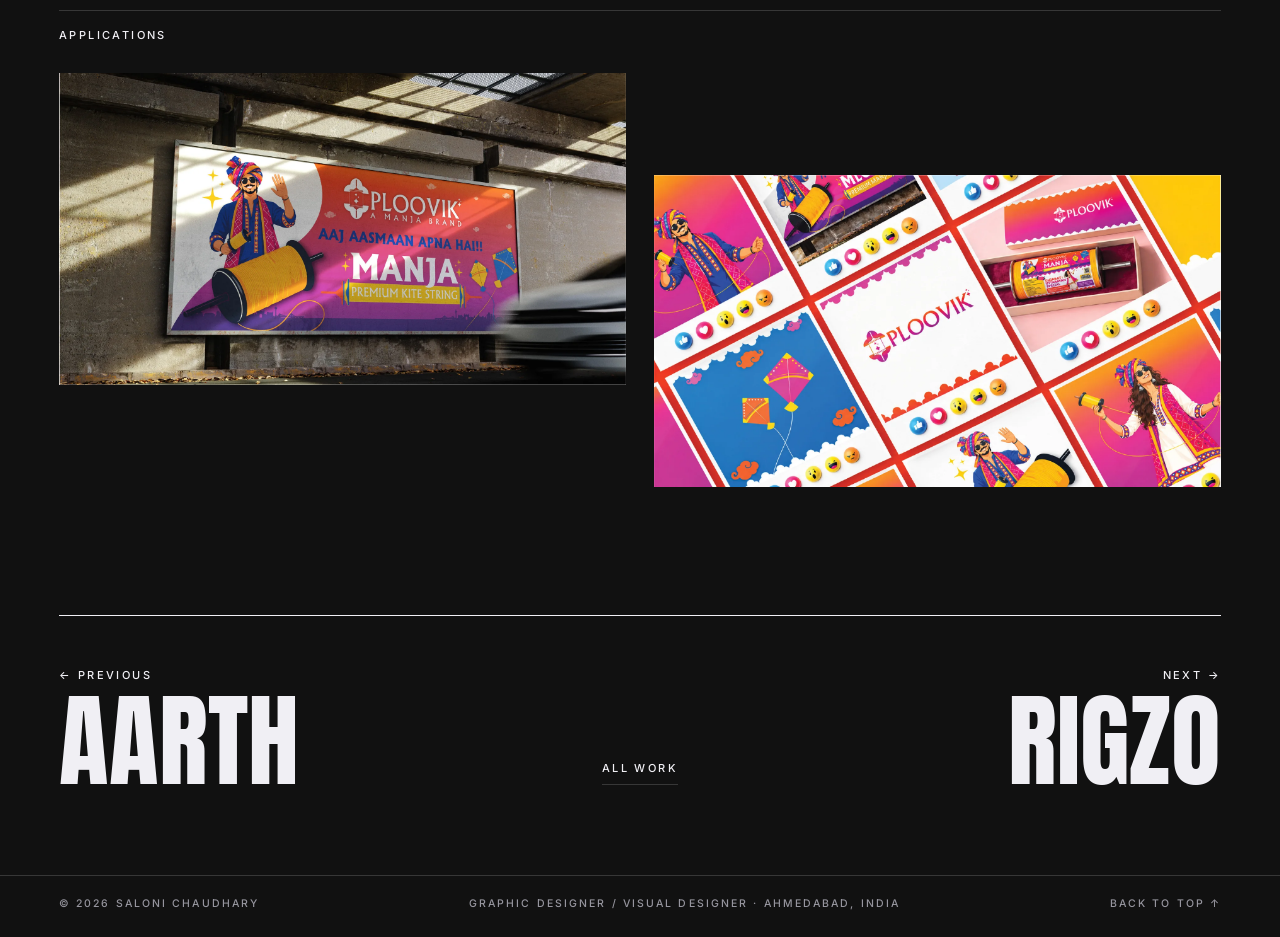
<file: work/ploovik/index.html>
<!doctype html>
<html lang="en">
<head>
<meta charset="utf-8">
<meta name="viewport" content="width=device-width, initial-scale=1">
<title>Ploovik — Manja Brand Identity — Saloni Chaudhary</title>
<meta name="description" content="A premium Gujarati manja brand inspired by Uttarayan.">
<meta property="og:title" content="Ploovik — Manja Brand Identity — Saloni Chaudhary">
<meta property="og:description" content="A premium Gujarati manja brand inspired by Uttarayan.">
<meta property="og:type" content="website">
<meta property="og:image" content="https://nirav0044.github.io/saloni-portfolio/img/ploovik-box.webp">
<meta name="twitter:card" content="summary_large_image">
<link rel="canonical" href="https://nirav0044.github.io/saloni-portfolio/work/ploovik/">
<meta property="og:url" content="https://nirav0044.github.io/saloni-portfolio/work/ploovik/">
<meta name="theme-color" content="#111111">
<link rel="icon" href="../../favicon.svg" type="image/svg+xml">
<link rel="preconnect" href="https://fonts.googleapis.com">
<link rel="preconnect" href="https://fonts.gstatic.com" crossorigin>
<link rel="stylesheet" href="https://fonts.googleapis.com/css2?family=Anton&family=Inter:wght@400;500;600&family=Playfair+Display:ital,wght@1,400;1,500&display=swap" media="print" onload="this.media='all'">
<noscript><link rel="stylesheet" href="https://fonts.googleapis.com/css2?family=Anton&family=Inter:wght@400;500;600&family=Playfair+Display:ital,wght@1,400;1,500&display=swap"></noscript>
<link rel="stylesheet" href="../../site.css">
<script>document.documentElement.className="js";setTimeout(function(){document.documentElement.classList.add("ready")},2500)</script>
<script type="application/ld+json">{"@context": "https://schema.org", "@type": "Person", "name": "Saloni Chaudhary", "jobTitle": "Graphic Designer / Visual Designer", "email": "mailto:salonichaudhary.in19@gmail.com", "address": {"@type": "PostalAddress", "addressLocality": "Ahmedabad", "addressRegion": "Gujarat", "addressCountry": "IN"}, "sameAs": ["https://www.linkedin.com/in/saloni-chaudhary-16333b251/", "https://www.behance.net/salonichaudhary5"]}</script>
</head>
<body class="p-case">
<a class="skip" href="#main">Skip to content</a>
<header class="head">
  <a class="brand" href="../../index.html" aria-label="Saloni Chaudhary, home">Saloni Chaudhary</a>
  <nav class="nav" aria-label="Primary"><a href="../../index.html#work" data-nav="work">Work</a><a href="../../index.html#about" data-nav="about">About</a><a href="../../index.html#experience" data-nav="experience">Experience</a><a href="../../index.html#contact" data-nav="contact">Contact</a></nav>
  <button class="menu-btn" type="button" aria-expanded="false" aria-controls="menu"><span>Menu</span><i></i></button>
</header>
<div class="menu" id="menu" hidden>
  <nav aria-label="Menu"><a href="../../index.html#work" data-nav="work">Work</a><a href="../../index.html#about" data-nav="about">About</a><a href="../../index.html#experience" data-nav="experience">Experience</a><a href="../../index.html#contact" data-nav="contact">Contact</a></nav>
  <p class="menu-foot"><a href="mailto:salonichaudhary.in19@gmail.com">salonichaudhary.in19@gmail.com</a></p>
</div>
<main id="main">

<article class="cs" style="--pc:#BA4298">
  <header class="cs-head">
    <span class="cs-num" aria-hidden="true">05</span>
    <p class="k" data-reveal><a href="../../index.html#work">Selected work</a><b>05 / 05</b></p>
    <h1 class="cs-t"><span class="ln"><span>Ploovik</span></span></h1>
    <div class="cs-intro">
      <p class="lead" data-reveal>A premium Gujarati manja brand inspired by Uttarayan.</p>
      <dl data-reveal><div><dt>Category</dt><dd>Manja Brand Identity</dd></div><div><dt>Scope</dt><dd>Logo, colour palette, typography, illustration, packaging, campaign</dd></div><div><dt>Colours</dt><dd class="dotrow"><i style="background:#FDBC16"></i><i style="background:#F1582D"></i><i style="background:#BA4298"></i><i style="background:#1C6CB5"></i></dd></div></dl>
    </div>
  </header>
  <div class="b b-full"><figure data-reveal><span class="clip"><img src="../../img/ploovik-cover.webp" width="1800" height="990" alt="Ploovik logo on an orange to magenta gradient" loading="lazy" decoding="async"></span></figure></div>
  <div class="b b-quote"><blockquote data-reveal>Every thread tells a story of Gujarat.</blockquote></div>
  <div class="b b-full"><p class="k">Identity</p><figure data-reveal><span class="clip"><img src="../../img/ploovik-logos.webp" width="1800" height="990" alt="Ploovik logo, colour variants and brand elements" loading="lazy" decoding="async"></span></figure></div>
  <div class="b b-pal"><p class="k">Colour palette</p><ul><li style="--c:#FDBC16;color:#111111" data-reveal><b>Patang Yellow</b><span>#FDBC16</span></li><li style="--c:#F1582D;color:#FFFFFF" data-reveal><b>Uttarayan Orange</b><span>#F1582D</span></li><li style="--c:#BA4298;color:#FFFFFF" data-reveal><b>Gulabi Magenta</b><span>#BA4298</span></li><li style="--c:#1C6CB5;color:#FFFFFF" data-reveal><b>Aakash Blue</b><span>#1C6CB5</span></li></ul></div>
  <div class="b b-fonts"><p class="k">Typography</p><ul><li data-reveal>Albertus Extra Bold</li><li data-reveal>Albertus Medium</li></ul></div>
  <div class="b b-full"><p class="k">Kite-inspired graphics</p><figure data-reveal><span class="clip"><img src="../../img/ploovik-pattern.webp" width="1800" height="990" alt="Ploovik pattern of kites and Gujarati phrases on blue" loading="lazy" decoding="async"></span></figure></div>
  <div class="b b-duo off"><p class="k">Illustration</p><figure data-reveal><span class="clip"><img src="../../img/ploovik-character.webp" width="1800" height="990" alt="Ploovik brand character holding a spool of manja" loading="lazy" decoding="async"></span></figure><figure data-reveal><span class="clip"><img src="../../img/ploovik-cotton.webp" width="1800" height="990" alt="From cotton to the sky: illustration of manja being made" loading="lazy" decoding="async"></span></figure></div>
  <div class="b b-full"><p class="k">Packaging</p><figure data-reveal><span class="clip"><img src="../../img/ploovik-label.webp" width="1800" height="990" alt="Ploovik manja packaging label design" loading="lazy" decoding="async"></span></figure></div>
  <div class="b b-full"><figure data-reveal><span class="clip"><img src="../../img/ploovik-box.webp" width="1800" height="990" alt="Ploovik manja spool in a gift box" loading="lazy" decoding="async"></span></figure></div>
  <div class="b b-duo off"><p class="k">Applications</p><figure data-reveal><span class="clip"><img src="../../img/ploovik-billboard.webp" width="1800" height="990" alt="Ploovik billboard mockup" loading="lazy" decoding="async"></span></figure><figure data-reveal><span class="clip"><img src="../../img/ploovik-grid.webp" width="1800" height="990" alt="Grid of Ploovik brand graphics" loading="lazy" decoding="async"></span></figure></div>
  <nav class="pn" aria-label="Projects">
    <a class="pn-prev" href="../../work/aarth/index.html" data-cursor="Prev"><span class="k">← Previous</span><span class="pn-t">Aarth</span></a>
    <a class="pn-all" href="../../index.html#work">All work</a>
    <a class="pn-next" href="../../work/rigzo/index.html" data-cursor="Next"><span class="k">Next →</span><span class="pn-t">Rigzo</span></a>
  </nav>
</article>

</main>
<footer class="foot">
  <span>© 2026 Saloni Chaudhary</span>
  <span>Graphic Designer / Visual Designer · Ahmedabad, India</span>
  <a href="#main">Back to top ↑</a>
</footer>
<div class="cursor" aria-hidden="true"></div>
<div class="pt" aria-hidden="true"></div>
<script src="../../site.js" defer></script>
</body>
</html>
</file>
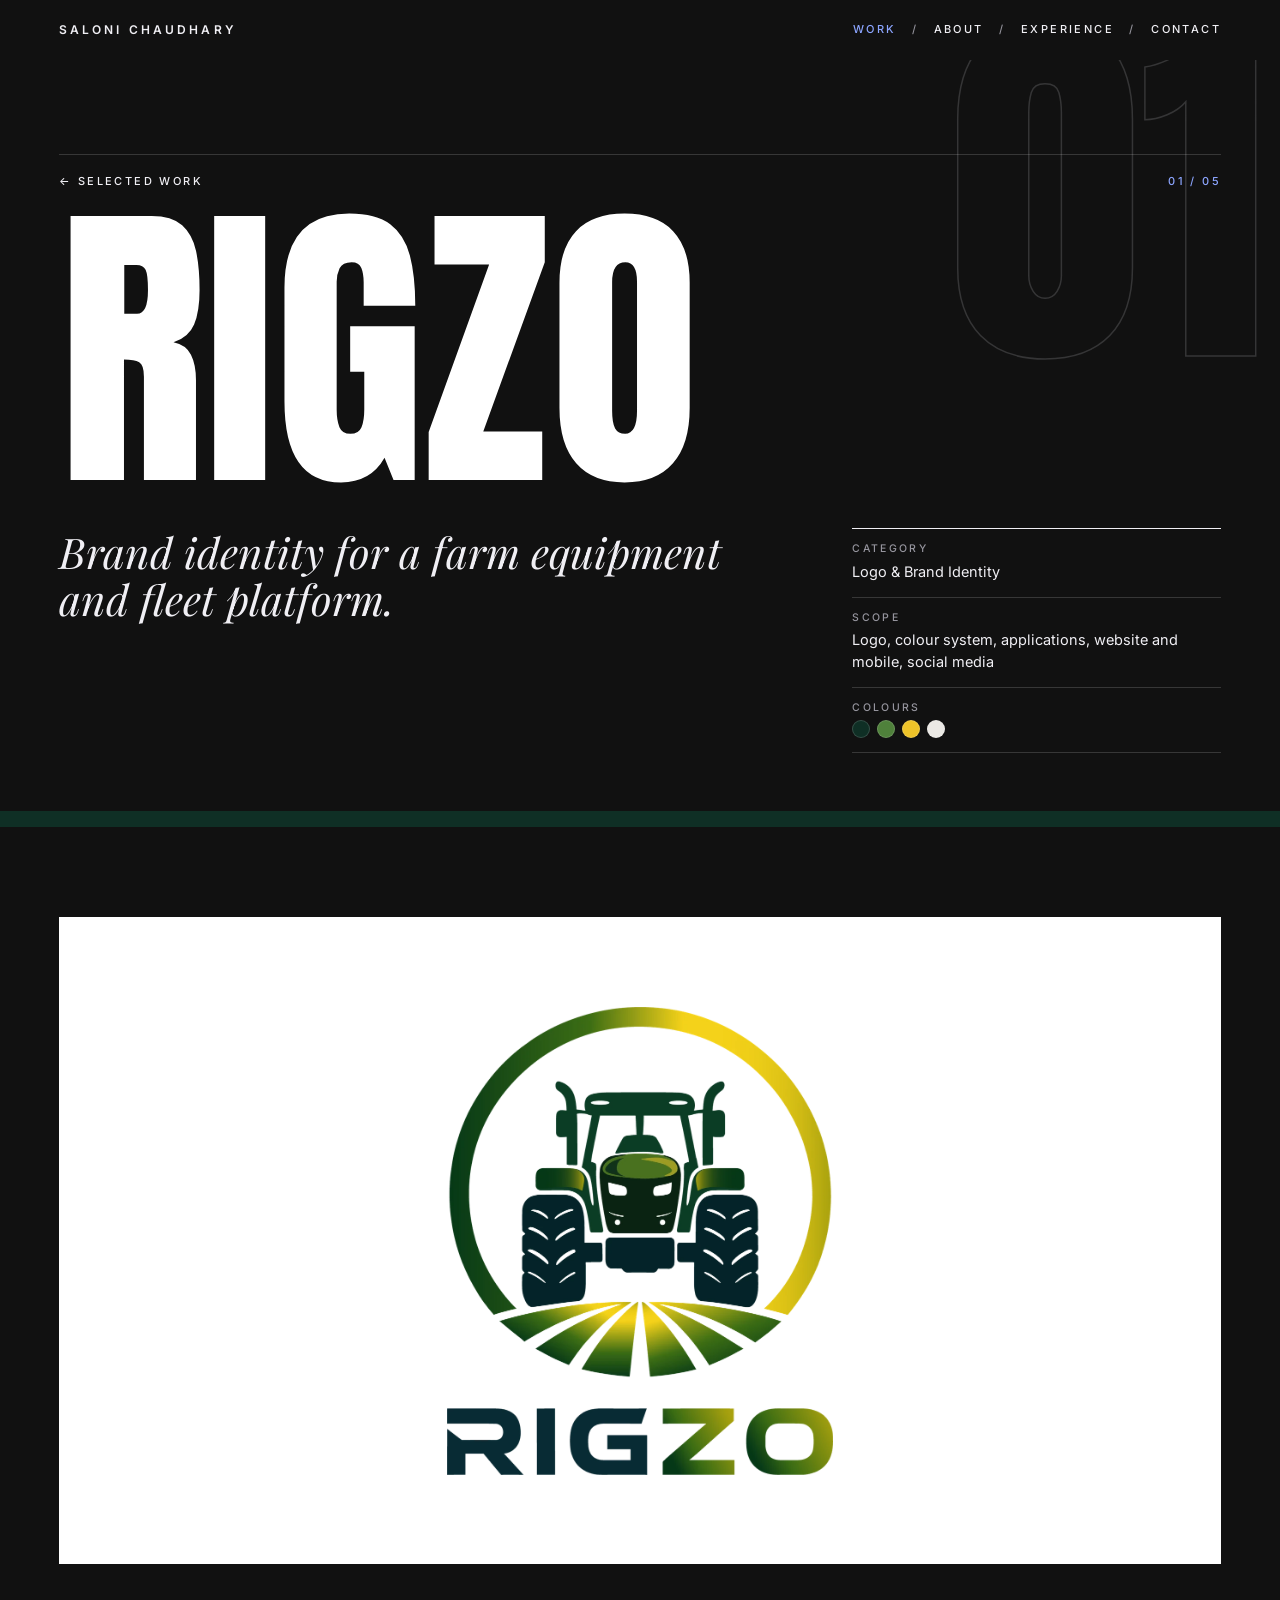
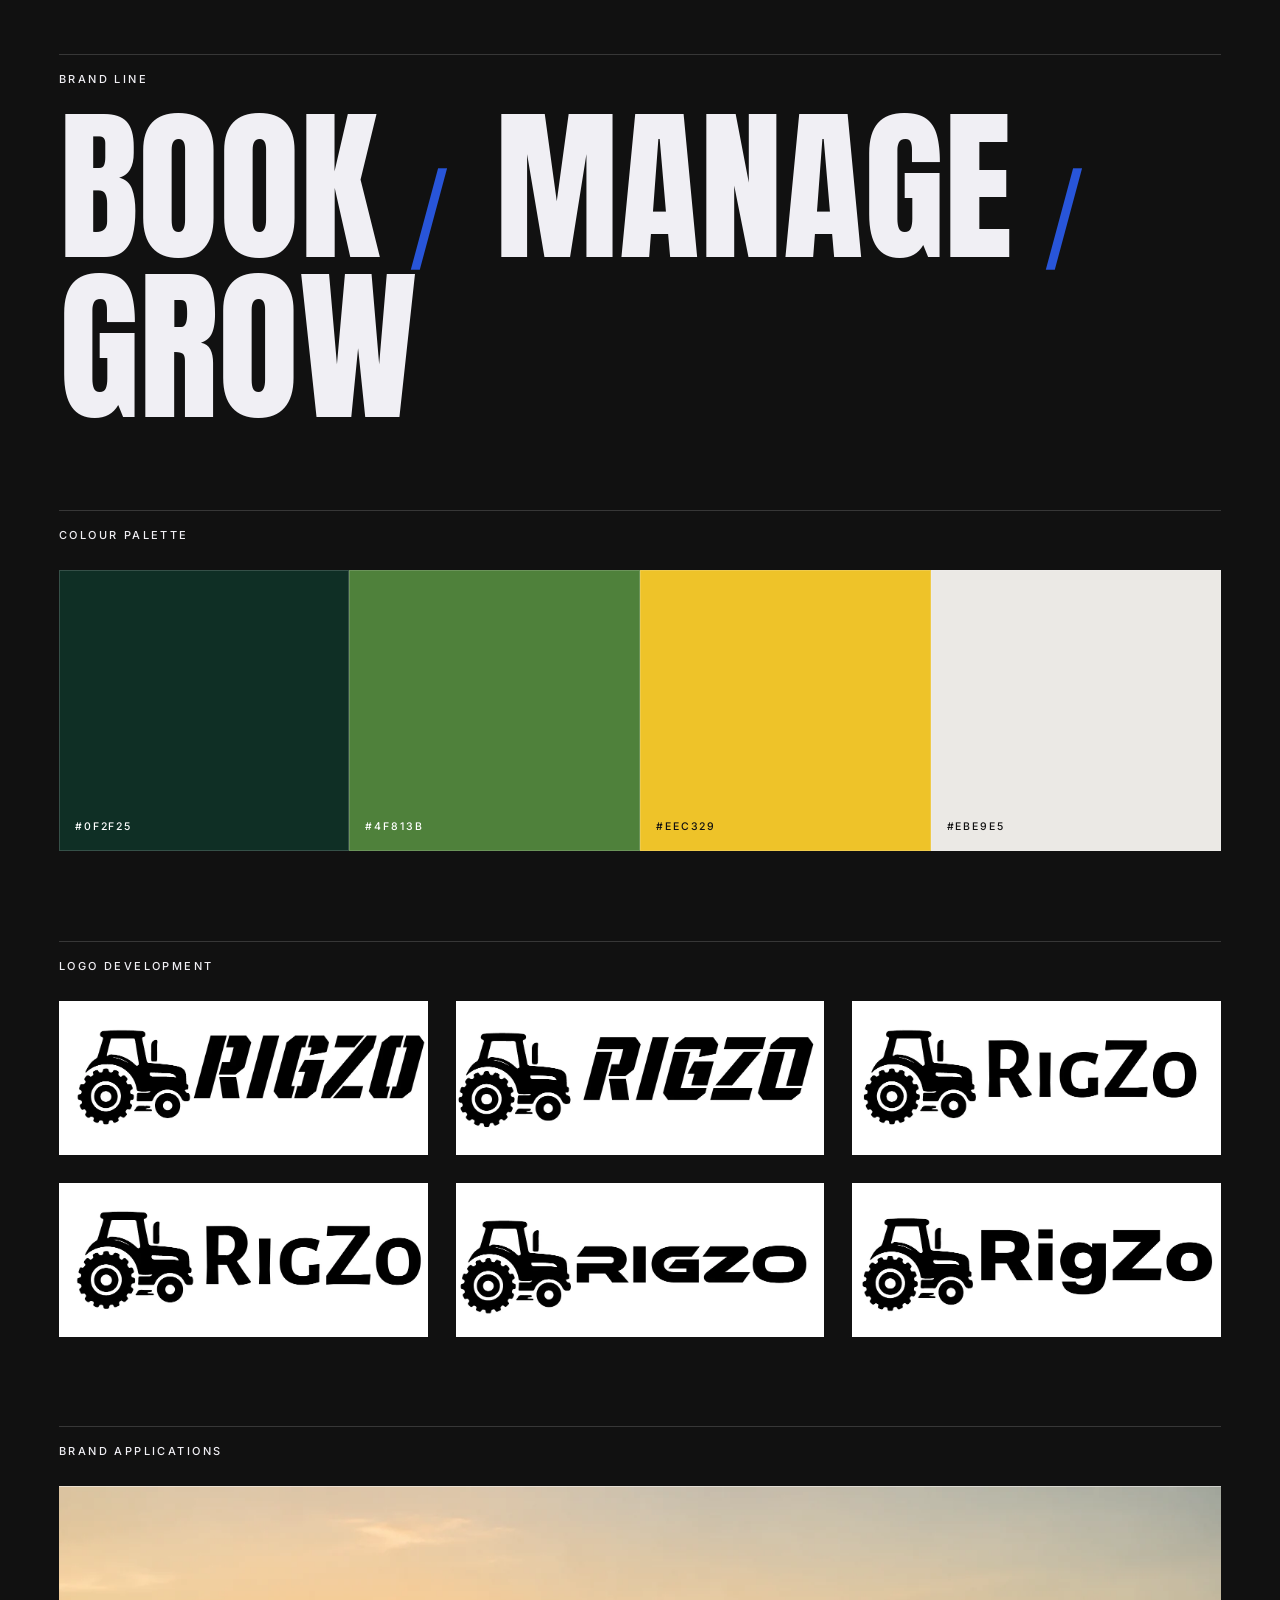
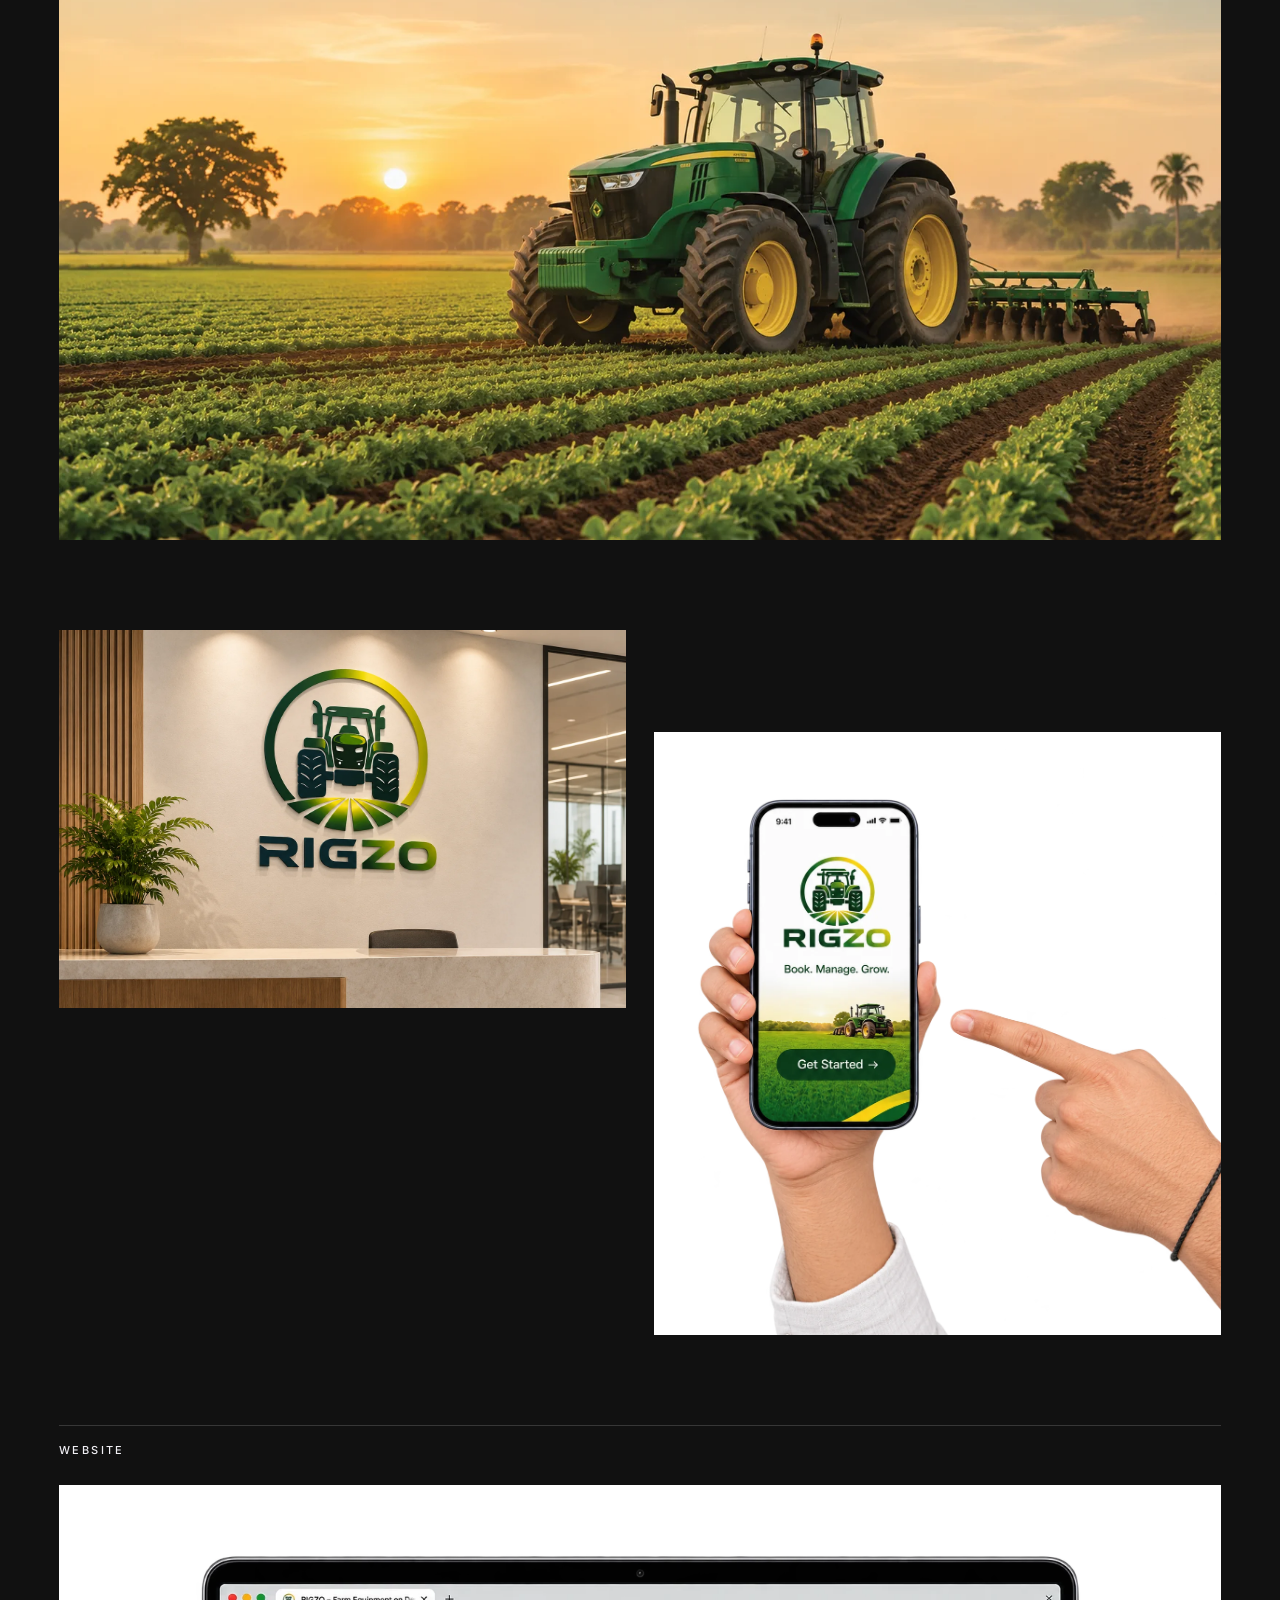
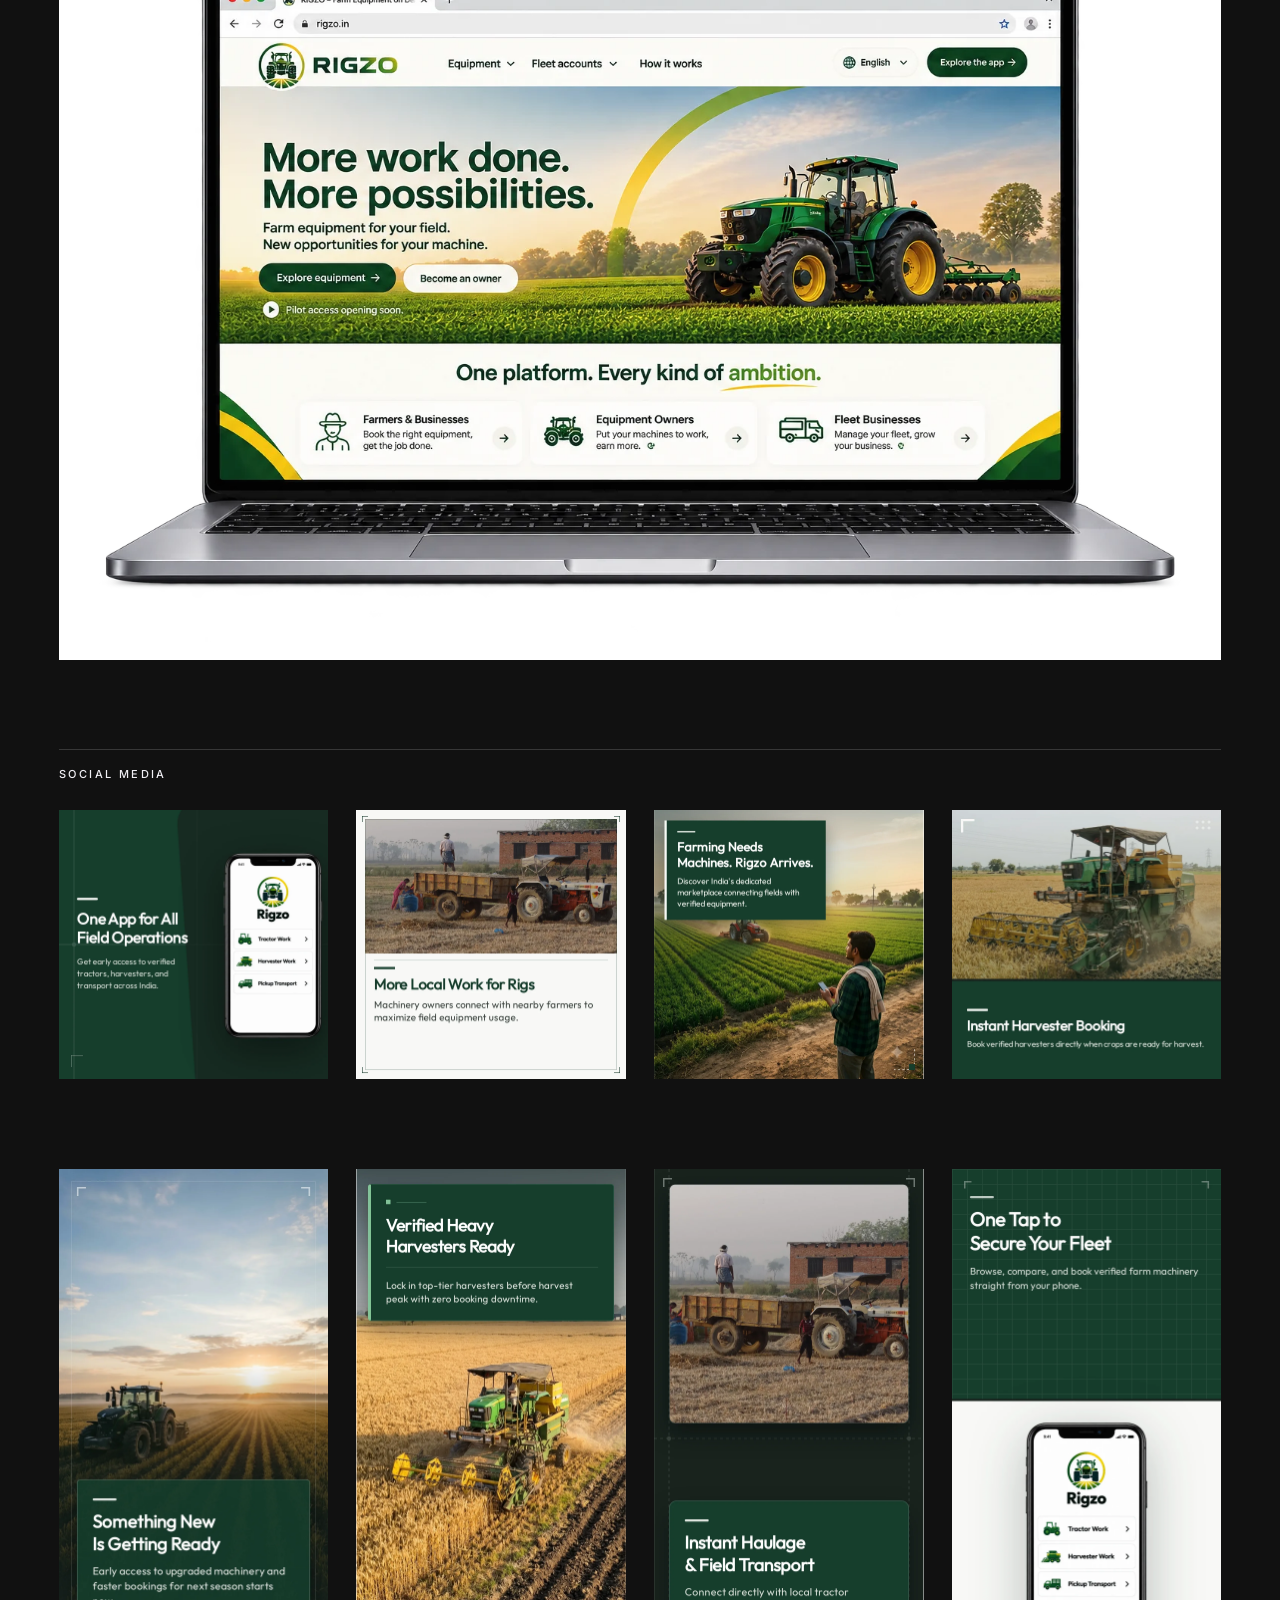
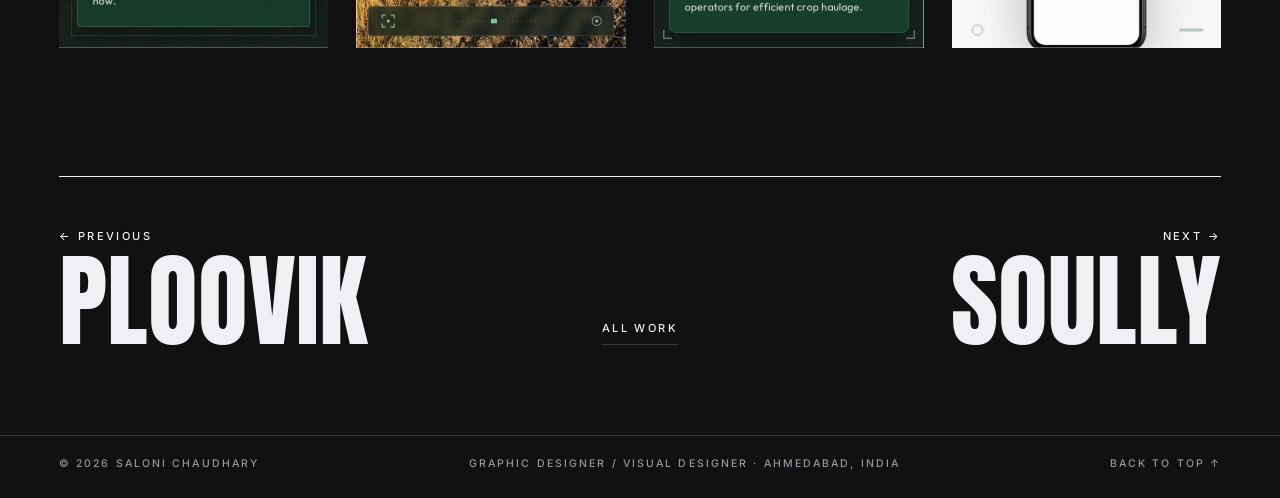
<file: work/rigzo/index.html>
<!doctype html>
<html lang="en">
<head>
<meta charset="utf-8">
<meta name="viewport" content="width=device-width, initial-scale=1">
<title>Rigzo — Logo &amp; Brand Identity — Saloni Chaudhary</title>
<meta name="description" content="Brand identity for a farm equipment and fleet platform.">
<meta property="og:title" content="Rigzo — Logo &amp; Brand Identity — Saloni Chaudhary">
<meta property="og:description" content="Brand identity for a farm equipment and fleet platform.">
<meta property="og:type" content="website">
<meta property="og:image" content="https://nirav0044.github.io/saloni-portfolio/img/ploovik-box.webp">
<meta name="twitter:card" content="summary_large_image">
<link rel="canonical" href="https://nirav0044.github.io/saloni-portfolio/work/rigzo/">
<meta property="og:url" content="https://nirav0044.github.io/saloni-portfolio/work/rigzo/">
<meta name="theme-color" content="#111111">
<link rel="icon" href="../../favicon.svg" type="image/svg+xml">
<link rel="preconnect" href="https://fonts.googleapis.com">
<link rel="preconnect" href="https://fonts.gstatic.com" crossorigin>
<link rel="stylesheet" href="https://fonts.googleapis.com/css2?family=Anton&family=Inter:wght@400;500;600&family=Playfair+Display:ital,wght@1,400;1,500&display=swap" media="print" onload="this.media='all'">
<noscript><link rel="stylesheet" href="https://fonts.googleapis.com/css2?family=Anton&family=Inter:wght@400;500;600&family=Playfair+Display:ital,wght@1,400;1,500&display=swap"></noscript>
<link rel="stylesheet" href="../../site.css">
<script>document.documentElement.className="js";setTimeout(function(){document.documentElement.classList.add("ready")},2500)</script>
<script type="application/ld+json">{"@context": "https://schema.org", "@type": "Person", "name": "Saloni Chaudhary", "jobTitle": "Graphic Designer / Visual Designer", "email": "mailto:salonichaudhary.in19@gmail.com", "address": {"@type": "PostalAddress", "addressLocality": "Ahmedabad", "addressRegion": "Gujarat", "addressCountry": "IN"}, "sameAs": ["https://www.linkedin.com/in/saloni-chaudhary-16333b251/", "https://www.behance.net/salonichaudhary5"]}</script>
</head>
<body class="p-case">
<a class="skip" href="#main">Skip to content</a>
<header class="head">
  <a class="brand" href="../../index.html" aria-label="Saloni Chaudhary, home">Saloni Chaudhary</a>
  <nav class="nav" aria-label="Primary"><a href="../../index.html#work" data-nav="work">Work</a><a href="../../index.html#about" data-nav="about">About</a><a href="../../index.html#experience" data-nav="experience">Experience</a><a href="../../index.html#contact" data-nav="contact">Contact</a></nav>
  <button class="menu-btn" type="button" aria-expanded="false" aria-controls="menu"><span>Menu</span><i></i></button>
</header>
<div class="menu" id="menu" hidden>
  <nav aria-label="Menu"><a href="../../index.html#work" data-nav="work">Work</a><a href="../../index.html#about" data-nav="about">About</a><a href="../../index.html#experience" data-nav="experience">Experience</a><a href="../../index.html#contact" data-nav="contact">Contact</a></nav>
  <p class="menu-foot"><a href="mailto:salonichaudhary.in19@gmail.com">salonichaudhary.in19@gmail.com</a></p>
</div>
<main id="main">

<article class="cs" style="--pc:#0F2F25">
  <header class="cs-head">
    <span class="cs-num" aria-hidden="true">01</span>
    <p class="k" data-reveal><a href="../../index.html#work">Selected work</a><b>01 / 05</b></p>
    <h1 class="cs-t"><span class="ln"><span>Rigzo</span></span></h1>
    <div class="cs-intro">
      <p class="lead" data-reveal>Brand identity for a farm equipment and fleet platform.</p>
      <dl data-reveal><div><dt>Category</dt><dd>Logo &amp; Brand Identity</dd></div><div><dt>Scope</dt><dd>Logo, colour system, applications, website and mobile, social media</dd></div><div><dt>Colours</dt><dd class="dotrow"><i style="background:#0F2F25"></i><i style="background:#4F813B"></i><i style="background:#EEC329"></i><i style="background:#EBE9E5"></i></dd></div></dl>
    </div>
  </header>
  <figure class="b b-logo" data-reveal><img src="../../img/rigzo-live.webp" width="900" height="1091" alt="Rigzo logo: a tractor inside a green and yellow ring above the Rigzo name" loading="lazy" decoding="async"></figure>
  <div class="b b-words"><p class="k">Brand line</p><p class="words" data-reveal><span>Book</span><span>Manage</span><span>Grow</span></p></div>
  <div class="b b-pal"><p class="k">Colour palette</p><ul><li style="--c:#0F2F25;color:#FFFFFF" data-reveal><b></b><span>#0F2F25</span></li><li style="--c:#4F813B;color:#FFFFFF" data-reveal><b></b><span>#4F813B</span></li><li style="--c:#EEC329;color:#111111" data-reveal><b></b><span>#EEC329</span></li><li style="--c:#EBE9E5;color:#111111" data-reveal><b></b><span>#EBE9E5</span></li></ul></div>
  <div class="b b-grid g3"><p class="k">Logo development</p><div class="cells"><figure data-reveal><span class="clip"><img src="../../img/rigzo-type-1.webp" width="1000" height="417" alt="Rigzo wordmark direction 1" loading="lazy" decoding="async"></span></figure><figure data-reveal><span class="clip"><img src="../../img/rigzo-type-2.webp" width="1000" height="417" alt="Rigzo wordmark direction 2" loading="lazy" decoding="async"></span></figure><figure data-reveal><span class="clip"><img src="../../img/rigzo-type-3.webp" width="1000" height="417" alt="Rigzo wordmark direction 3" loading="lazy" decoding="async"></span></figure><figure data-reveal><span class="clip"><img src="../../img/rigzo-type-4.webp" width="1000" height="417" alt="Rigzo wordmark direction 4" loading="lazy" decoding="async"></span></figure><figure data-reveal><span class="clip"><img src="../../img/rigzo-type-5.webp" width="1000" height="417" alt="Rigzo wordmark direction 5" loading="lazy" decoding="async"></span></figure><figure data-reveal><span class="clip"><img src="../../img/rigzo-type-6.webp" width="1000" height="417" alt="Rigzo wordmark direction 6" loading="lazy" decoding="async"></span></figure></div></div>
  <div class="b b-full"><p class="k">Brand applications</p><figure data-reveal><span class="clip"><img src="../../img/rigzo-field.webp" width="1600" height="900" alt="Green tractor working a field at sunrise" loading="lazy" decoding="async"></span></figure></div>
  <div class="b b-duo off"><figure data-reveal><span class="clip"><img src="../../img/rigzo-office.webp" width="1536" height="1024" alt="Rigzo logo as a sign on an office wall" loading="lazy" decoding="async"></span></figure><figure data-reveal><span class="clip"><img src="../../img/rigzo-phone.webp" width="1216" height="1293" alt="Rigzo mobile app on a phone held in a hand" loading="lazy" decoding="async"></span></figure></div>
  <div class="b b-full"><p class="k">Website</p><figure data-reveal><span class="clip"><img src="../../img/rigzo-laptop.webp" width="1536" height="1024" alt="Rigzo website on a laptop" loading="lazy" decoding="async"></span></figure></div>
  <div class="b b-grid g4"><p class="k">Social media</p><div class="cells"><figure data-reveal><span class="clip"><img src="../../img/rigzo-post-1.webp" width="1080" height="1080" alt="Rigzo social post: One app for all field operations" loading="lazy" decoding="async"></span></figure><figure data-reveal><span class="clip"><img src="../../img/rigzo-post-2.webp" width="1080" height="1080" alt="Rigzo social post: More local work for rigs" loading="lazy" decoding="async"></span></figure><figure data-reveal><span class="clip"><img src="../../img/rigzo-post-3.webp" width="1080" height="1080" alt="Rigzo social post: Farming needs machines. Rigzo arrives." loading="lazy" decoding="async"></span></figure><figure data-reveal><span class="clip"><img src="../../img/rigzo-post-4.webp" width="1080" height="1080" alt="Rigzo social post: Instant harvester booking" loading="lazy" decoding="async"></span></figure></div></div>
  <div class="b b-grid g4"><div class="cells"><figure data-reveal><span class="clip"><img src="../../img/rigzo-story-1.webp" width="1080" height="1920" alt="Rigzo story: Something new is getting ready" loading="lazy" decoding="async"></span></figure><figure data-reveal><span class="clip"><img src="../../img/rigzo-story-2.webp" width="1080" height="1920" alt="Rigzo story: Verified heavy harvesters ready" loading="lazy" decoding="async"></span></figure><figure data-reveal><span class="clip"><img src="../../img/rigzo-story-3.webp" width="1080" height="1920" alt="Rigzo story: Instant haulage and field transport" loading="lazy" decoding="async"></span></figure><figure data-reveal><span class="clip"><img src="../../img/rigzo-story-4.webp" width="1080" height="1920" alt="Rigzo story: One tap to secure your fleet" loading="lazy" decoding="async"></span></figure></div></div>
  <nav class="pn" aria-label="Projects">
    <a class="pn-prev" href="../../work/ploovik/index.html" data-cursor="Prev"><span class="k">← Previous</span><span class="pn-t">Ploovik</span></a>
    <a class="pn-all" href="../../index.html#work">All work</a>
    <a class="pn-next" href="../../work/soully/index.html" data-cursor="Next"><span class="k">Next →</span><span class="pn-t">Soully</span></a>
  </nav>
</article>

</main>
<footer class="foot">
  <span>© 2026 Saloni Chaudhary</span>
  <span>Graphic Designer / Visual Designer · Ahmedabad, India</span>
  <a href="#main">Back to top ↑</a>
</footer>
<div class="cursor" aria-hidden="true"></div>
<div class="pt" aria-hidden="true"></div>
<script src="../../site.js" defer></script>
</body>
</html>
</file>
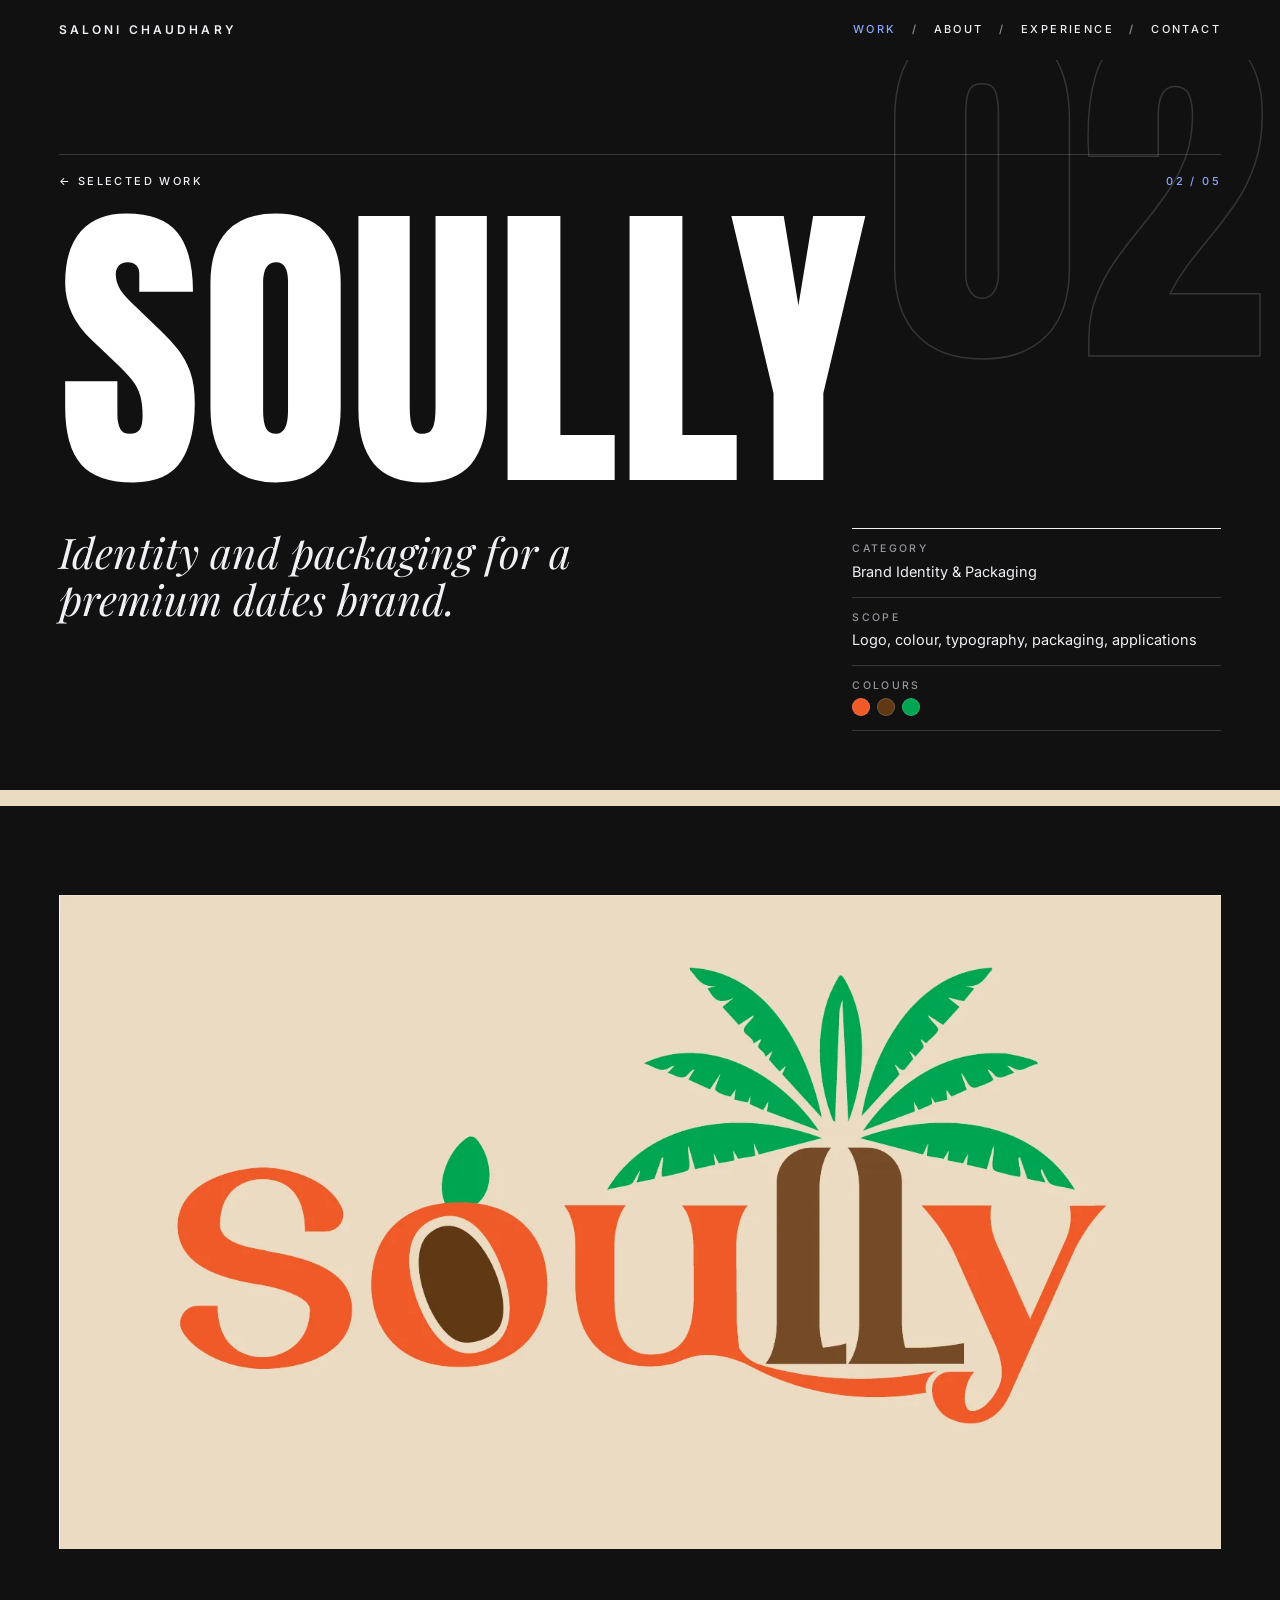
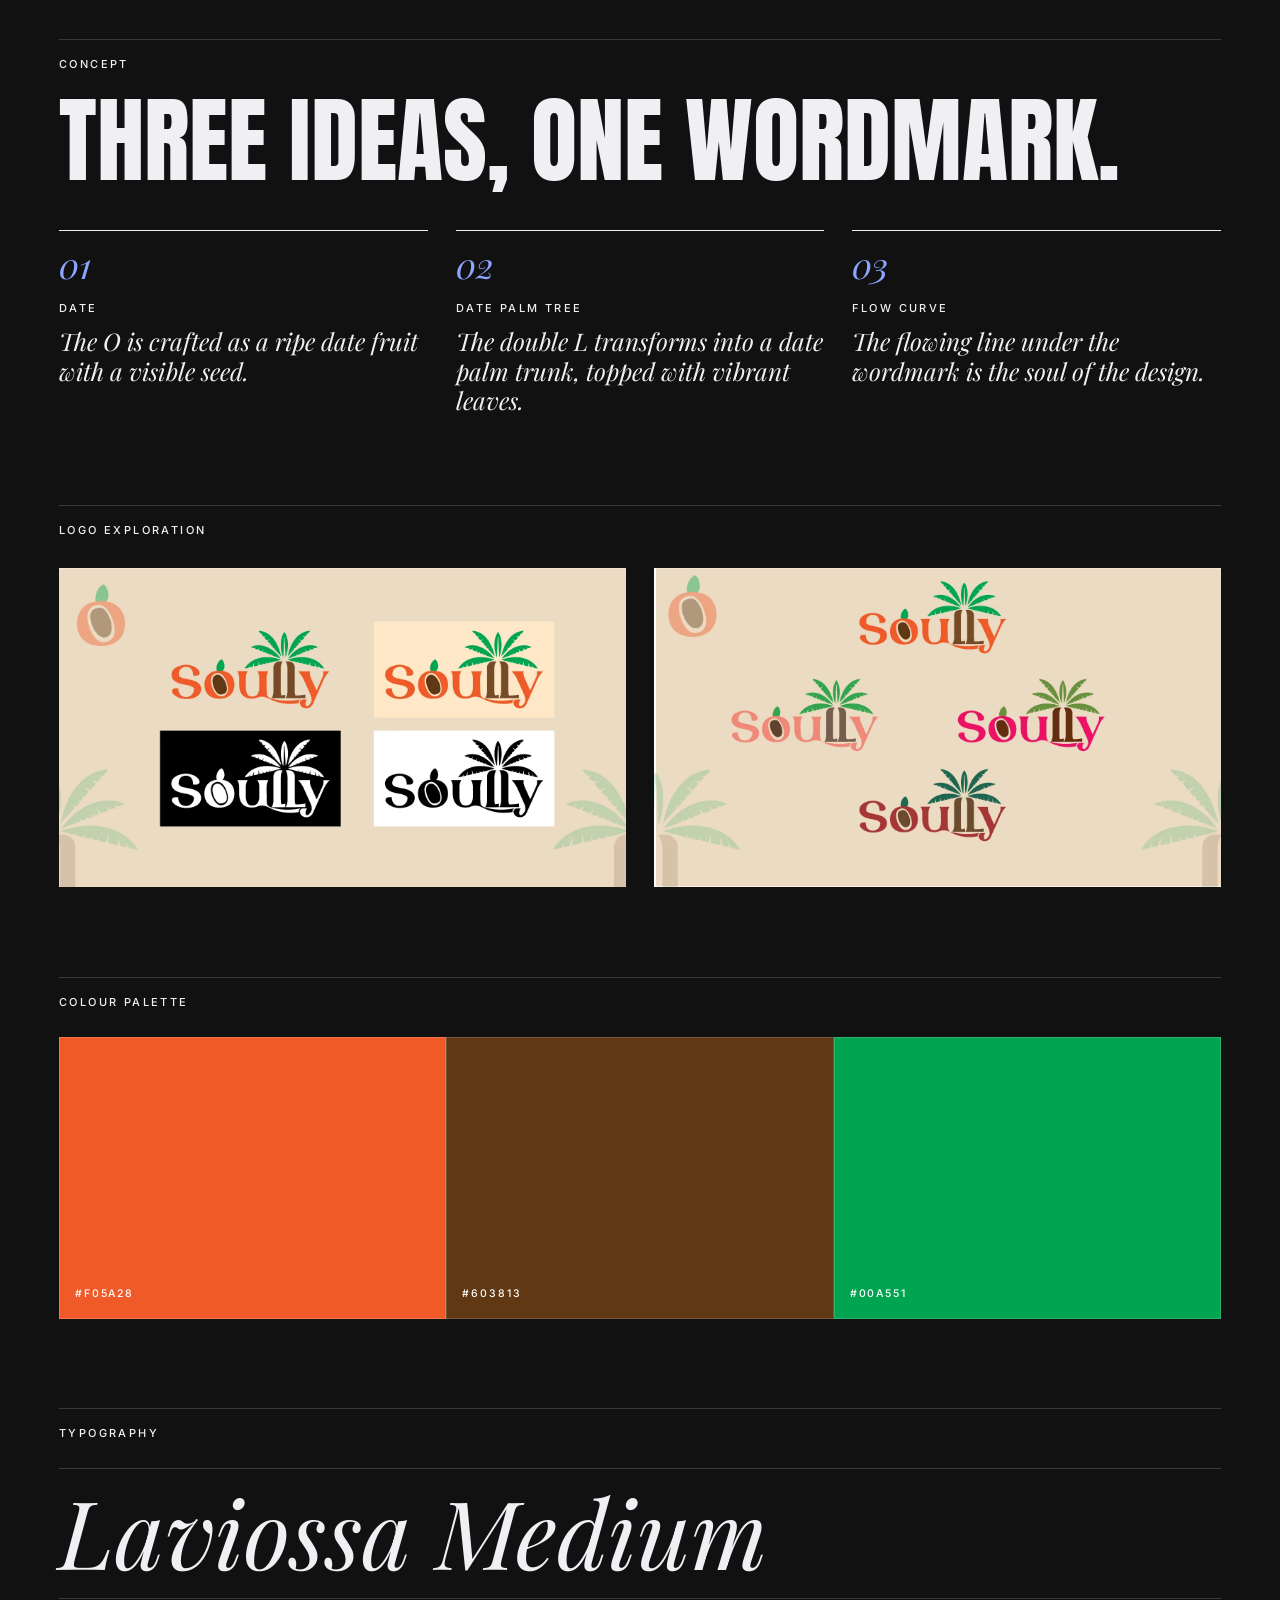
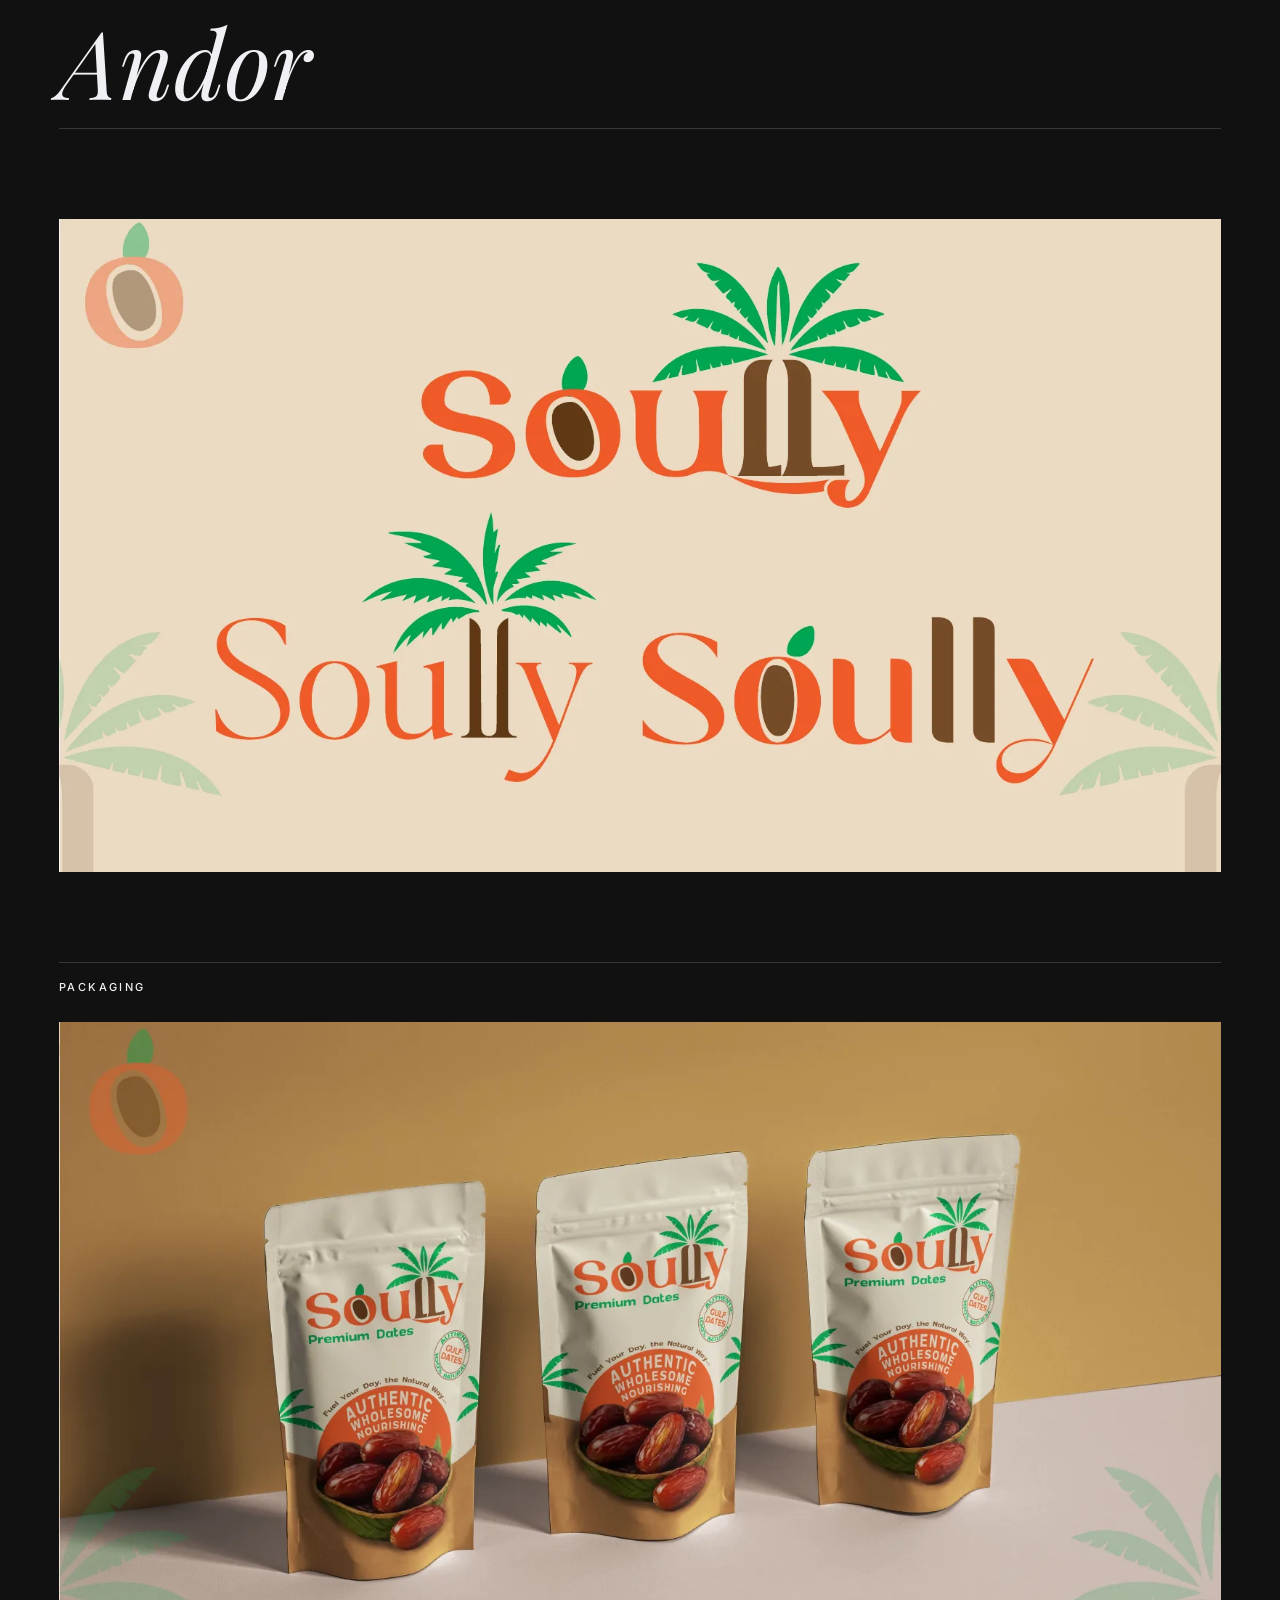
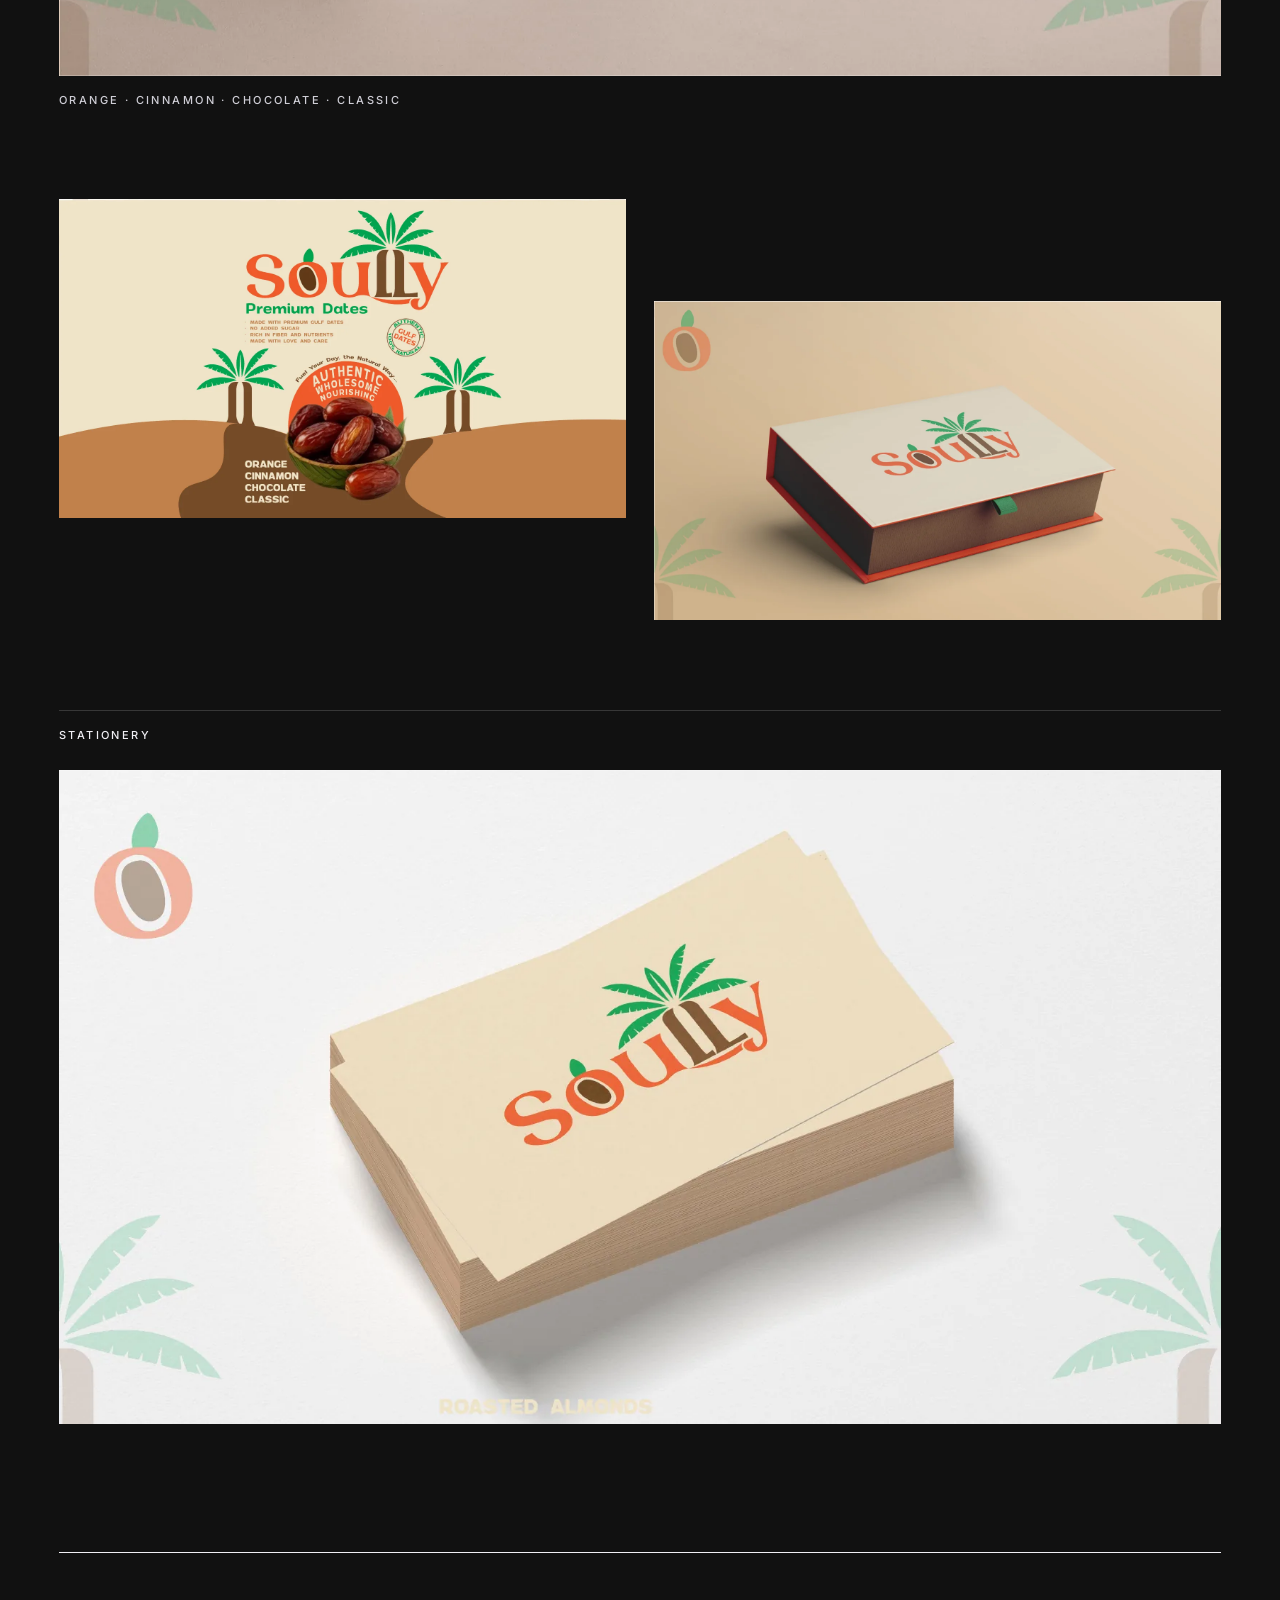
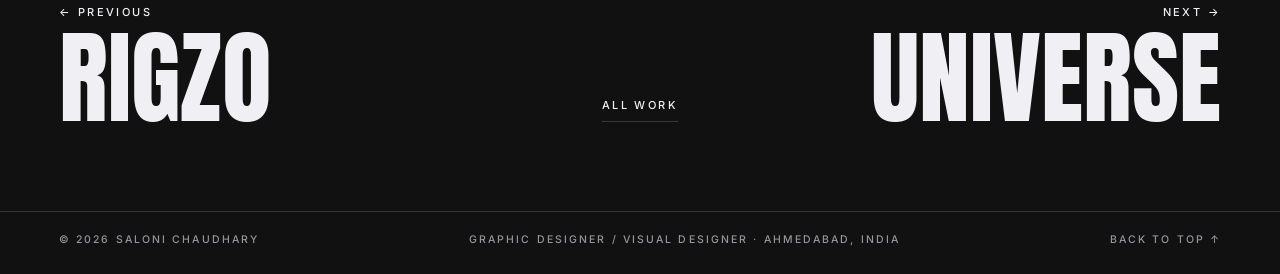
<file: work/soully/index.html>
<!doctype html>
<html lang="en">
<head>
<meta charset="utf-8">
<meta name="viewport" content="width=device-width, initial-scale=1">
<title>Soully — Brand Identity &amp; Packaging — Saloni Chaudhary</title>
<meta name="description" content="Identity and packaging for a premium dates brand.">
<meta property="og:title" content="Soully — Brand Identity &amp; Packaging — Saloni Chaudhary">
<meta property="og:description" content="Identity and packaging for a premium dates brand.">
<meta property="og:type" content="website">
<meta property="og:image" content="https://nirav0044.github.io/saloni-portfolio/img/ploovik-box.webp">
<meta name="twitter:card" content="summary_large_image">
<link rel="canonical" href="https://nirav0044.github.io/saloni-portfolio/work/soully/">
<meta property="og:url" content="https://nirav0044.github.io/saloni-portfolio/work/soully/">
<meta name="theme-color" content="#111111">
<link rel="icon" href="../../favicon.svg" type="image/svg+xml">
<link rel="preconnect" href="https://fonts.googleapis.com">
<link rel="preconnect" href="https://fonts.gstatic.com" crossorigin>
<link rel="stylesheet" href="https://fonts.googleapis.com/css2?family=Anton&family=Inter:wght@400;500;600&family=Playfair+Display:ital,wght@1,400;1,500&display=swap" media="print" onload="this.media='all'">
<noscript><link rel="stylesheet" href="https://fonts.googleapis.com/css2?family=Anton&family=Inter:wght@400;500;600&family=Playfair+Display:ital,wght@1,400;1,500&display=swap"></noscript>
<link rel="stylesheet" href="../../site.css">
<script>document.documentElement.className="js";setTimeout(function(){document.documentElement.classList.add("ready")},2500)</script>
<script type="application/ld+json">{"@context": "https://schema.org", "@type": "Person", "name": "Saloni Chaudhary", "jobTitle": "Graphic Designer / Visual Designer", "email": "mailto:salonichaudhary.in19@gmail.com", "address": {"@type": "PostalAddress", "addressLocality": "Ahmedabad", "addressRegion": "Gujarat", "addressCountry": "IN"}, "sameAs": ["https://www.linkedin.com/in/saloni-chaudhary-16333b251/", "https://www.behance.net/salonichaudhary5"]}</script>
</head>
<body class="p-case">
<a class="skip" href="#main">Skip to content</a>
<header class="head">
  <a class="brand" href="../../index.html" aria-label="Saloni Chaudhary, home">Saloni Chaudhary</a>
  <nav class="nav" aria-label="Primary"><a href="../../index.html#work" data-nav="work">Work</a><a href="../../index.html#about" data-nav="about">About</a><a href="../../index.html#experience" data-nav="experience">Experience</a><a href="../../index.html#contact" data-nav="contact">Contact</a></nav>
  <button class="menu-btn" type="button" aria-expanded="false" aria-controls="menu"><span>Menu</span><i></i></button>
</header>
<div class="menu" id="menu" hidden>
  <nav aria-label="Menu"><a href="../../index.html#work" data-nav="work">Work</a><a href="../../index.html#about" data-nav="about">About</a><a href="../../index.html#experience" data-nav="experience">Experience</a><a href="../../index.html#contact" data-nav="contact">Contact</a></nav>
  <p class="menu-foot"><a href="mailto:salonichaudhary.in19@gmail.com">salonichaudhary.in19@gmail.com</a></p>
</div>
<main id="main">

<article class="cs" style="--pc:#EBDBC2">
  <header class="cs-head">
    <span class="cs-num" aria-hidden="true">02</span>
    <p class="k" data-reveal><a href="../../index.html#work">Selected work</a><b>02 / 05</b></p>
    <h1 class="cs-t"><span class="ln"><span>Soully</span></span></h1>
    <div class="cs-intro">
      <p class="lead" data-reveal>Identity and packaging for a premium dates brand.</p>
      <dl data-reveal><div><dt>Category</dt><dd>Brand Identity &amp; Packaging</dd></div><div><dt>Scope</dt><dd>Logo, colour, typography, packaging, applications</dd></div><div><dt>Colours</dt><dd class="dotrow"><i style="background:#F05A28"></i><i style="background:#603813"></i><i style="background:#00A551"></i></dd></div></dl>
    </div>
  </header>
  <div class="b b-full"><figure data-reveal><span class="clip"><img src="../../img/soully-logo.webp" width="1600" height="900" alt="Soully logo: orange wordmark with a date in the O and a date palm growing from the double L" loading="lazy" decoding="async"></span></figure></div>
  <div class="b b-points"><p class="k">Concept</p><h2 data-reveal>Three ideas, one wordmark.</h2><ol><li data-reveal><span class="n">01</span><h3>Date</h3><p>The O is crafted as a ripe date fruit with a visible seed.</p></li><li data-reveal><span class="n">02</span><h3>Date palm tree</h3><p>The double L transforms into a date palm trunk, topped with vibrant leaves.</p></li><li data-reveal><span class="n">03</span><h3>Flow curve</h3><p>The flowing line under the wordmark is the soul of the design.</p></li></ol></div>
  <div class="b b-duo"><p class="k">Logo exploration</p><figure data-reveal><span class="clip"><img src="../../img/soully-grounds.webp" width="1600" height="900" alt="Soully logo shown on beige, cream, black and white backgrounds" loading="lazy" decoding="async"></span></figure><figure data-reveal><span class="clip"><img src="../../img/soully-colourways.webp" width="1600" height="900" alt="Soully logo explored in four colourways" loading="lazy" decoding="async"></span></figure></div>
  <div class="b b-pal"><p class="k">Colour palette</p><ul><li style="--c:#F05A28;color:#FFFFFF" data-reveal><b></b><span>#F05A28</span></li><li style="--c:#603813;color:#FFFFFF" data-reveal><b></b><span>#603813</span></li><li style="--c:#00A551;color:#FFFFFF" data-reveal><b></b><span>#00A551</span></li></ul></div>
  <div class="b b-fonts"><p class="k">Typography</p><ul><li data-reveal>Laviossa Medium</li><li data-reveal>Andor</li></ul></div>
  <div class="b b-full"><figure data-reveal><span class="clip"><img src="../../img/soully-type.webp" width="1600" height="900" alt="Type exploration for the Soully wordmark" loading="lazy" decoding="async"></span></figure></div>
  <div class="b b-full"><p class="k">Packaging</p><figure data-reveal><span class="clip"><img src="../../img/soully-pouches.webp" width="1600" height="900" alt="Three Soully stand-up pouches of premium dates" loading="lazy" decoding="async"></span></figure><p class="cap" data-reveal>Orange · Cinnamon · Chocolate · Classic</p></div>
  <div class="b b-duo off"><figure data-reveal><span class="clip"><img src="../../img/soully-pack.webp" width="1600" height="900" alt="Soully packaging artwork with palms, dunes and a bowl of dates" loading="lazy" decoding="async"></span></figure><figure data-reveal><span class="clip"><img src="../../img/soully-box.webp" width="1600" height="900" alt="Soully rigid gift box mockup" loading="lazy" decoding="async"></span></figure></div>
  <div class="b b-full"><p class="k">Stationery</p><figure data-reveal><span class="clip"><img src="../../img/soully-cards.webp" width="1600" height="900" alt="Soully business cards mockup" loading="lazy" decoding="async"></span></figure></div>
  <nav class="pn" aria-label="Projects">
    <a class="pn-prev" href="../../work/rigzo/index.html" data-cursor="Prev"><span class="k">← Previous</span><span class="pn-t">Rigzo</span></a>
    <a class="pn-all" href="../../index.html#work">All work</a>
    <a class="pn-next" href="../../work/universe/index.html" data-cursor="Next"><span class="k">Next →</span><span class="pn-t">Universe</span></a>
  </nav>
</article>

</main>
<footer class="foot">
  <span>© 2026 Saloni Chaudhary</span>
  <span>Graphic Designer / Visual Designer · Ahmedabad, India</span>
  <a href="#main">Back to top ↑</a>
</footer>
<div class="cursor" aria-hidden="true"></div>
<div class="pt" aria-hidden="true"></div>
<script src="../../site.js" defer></script>
</body>
</html>
</file>
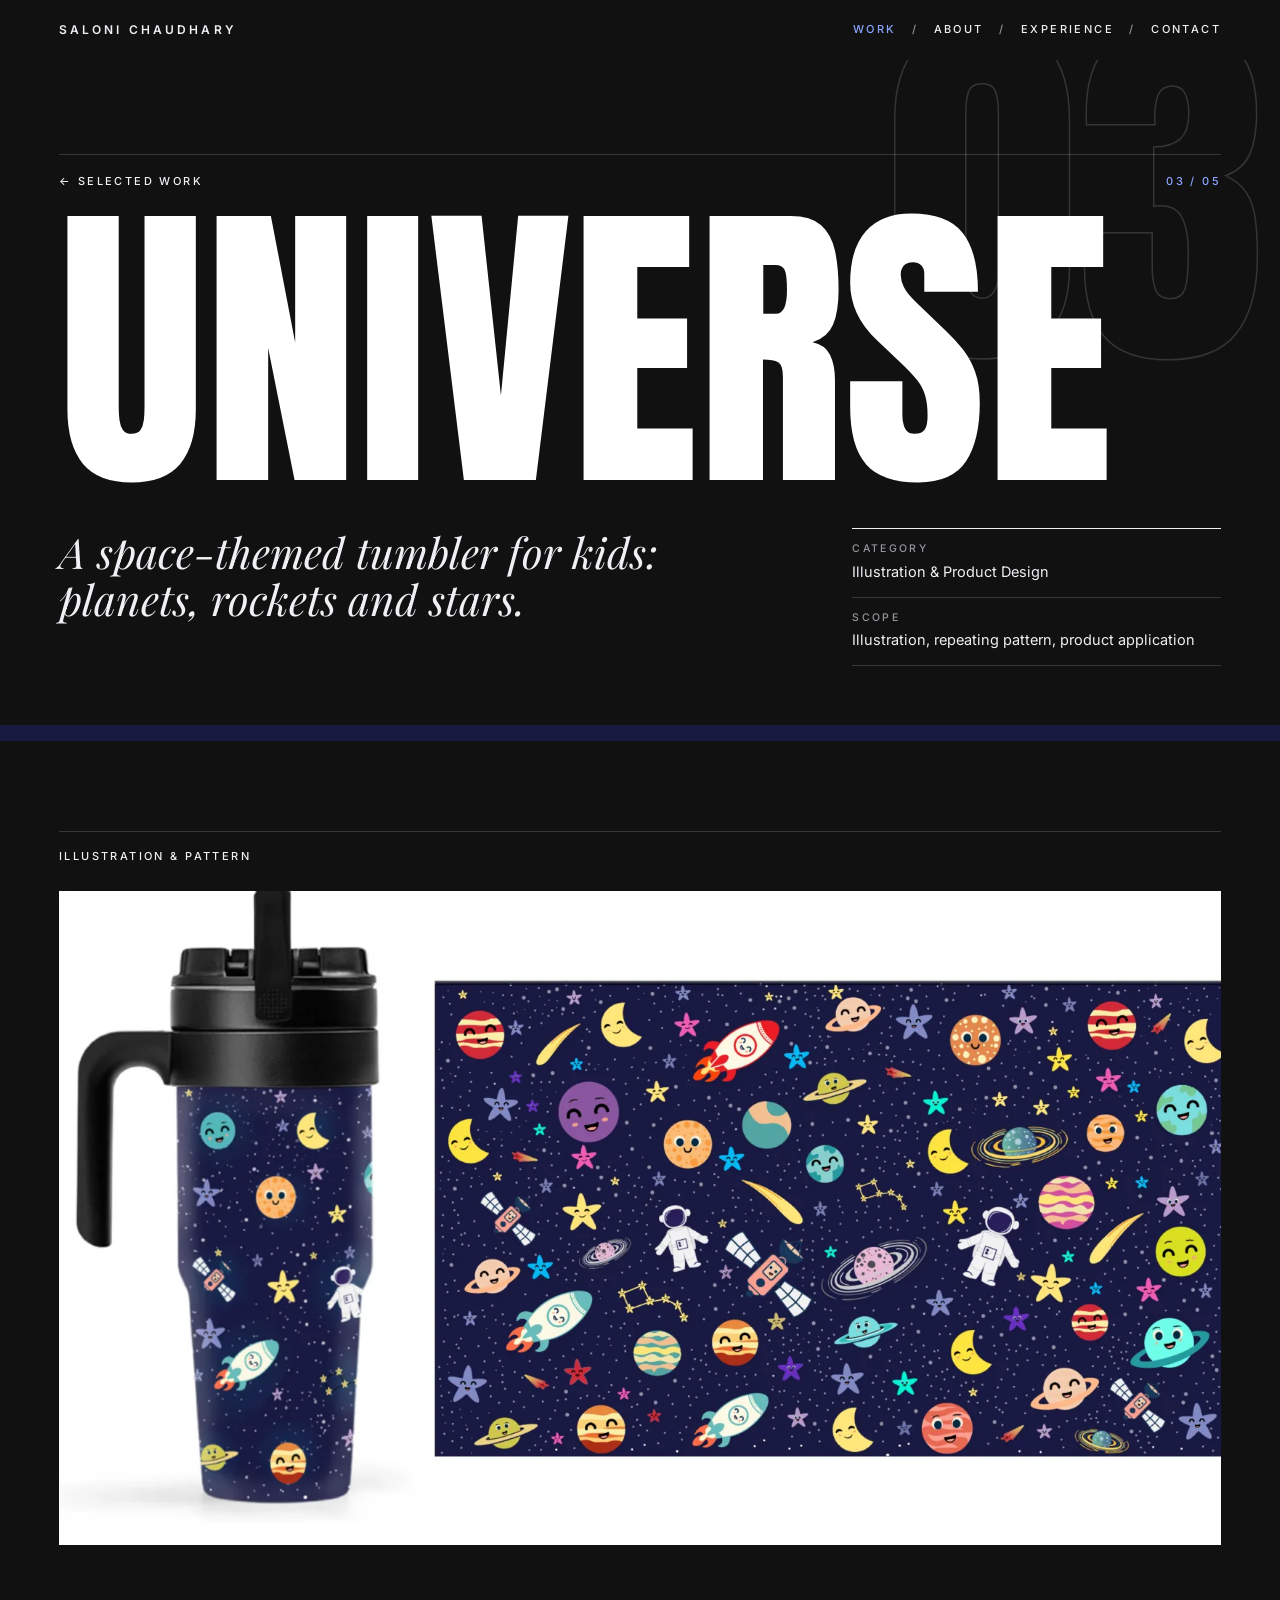
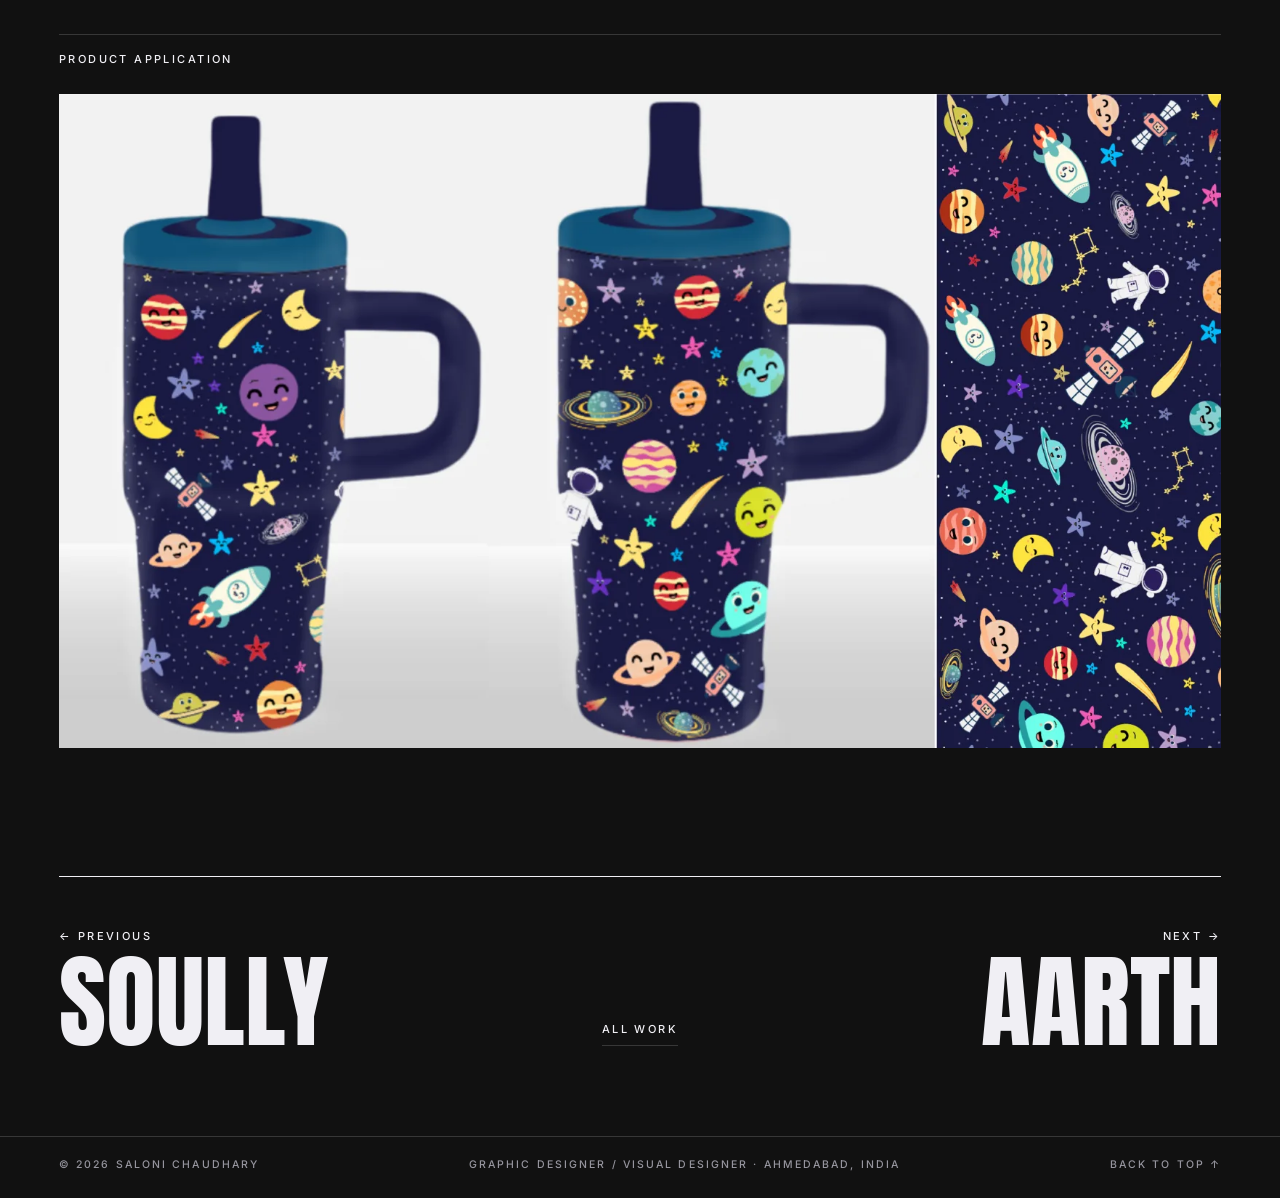
<file: work/universe/index.html>
<!doctype html>
<html lang="en">
<head>
<meta charset="utf-8">
<meta name="viewport" content="width=device-width, initial-scale=1">
<title>Universe — Illustration &amp; Product Design — Saloni Chaudhary</title>
<meta name="description" content="A space-themed tumbler for kids: planets, rockets and stars.">
<meta property="og:title" content="Universe — Illustration &amp; Product Design — Saloni Chaudhary">
<meta property="og:description" content="A space-themed tumbler for kids: planets, rockets and stars.">
<meta property="og:type" content="website">
<meta property="og:image" content="https://nirav0044.github.io/saloni-portfolio/img/ploovik-box.webp">
<meta name="twitter:card" content="summary_large_image">
<link rel="canonical" href="https://nirav0044.github.io/saloni-portfolio/work/universe/">
<meta property="og:url" content="https://nirav0044.github.io/saloni-portfolio/work/universe/">
<meta name="theme-color" content="#111111">
<link rel="icon" href="../../favicon.svg" type="image/svg+xml">
<link rel="preconnect" href="https://fonts.googleapis.com">
<link rel="preconnect" href="https://fonts.gstatic.com" crossorigin>
<link rel="stylesheet" href="https://fonts.googleapis.com/css2?family=Anton&family=Inter:wght@400;500;600&family=Playfair+Display:ital,wght@1,400;1,500&display=swap" media="print" onload="this.media='all'">
<noscript><link rel="stylesheet" href="https://fonts.googleapis.com/css2?family=Anton&family=Inter:wght@400;500;600&family=Playfair+Display:ital,wght@1,400;1,500&display=swap"></noscript>
<link rel="stylesheet" href="../../site.css">
<script>document.documentElement.className="js";setTimeout(function(){document.documentElement.classList.add("ready")},2500)</script>
<script type="application/ld+json">{"@context": "https://schema.org", "@type": "Person", "name": "Saloni Chaudhary", "jobTitle": "Graphic Designer / Visual Designer", "email": "mailto:salonichaudhary.in19@gmail.com", "address": {"@type": "PostalAddress", "addressLocality": "Ahmedabad", "addressRegion": "Gujarat", "addressCountry": "IN"}, "sameAs": ["https://www.linkedin.com/in/saloni-chaudhary-16333b251/", "https://www.behance.net/salonichaudhary5"]}</script>
</head>
<body class="p-case">
<a class="skip" href="#main">Skip to content</a>
<header class="head">
  <a class="brand" href="../../index.html" aria-label="Saloni Chaudhary, home">Saloni Chaudhary</a>
  <nav class="nav" aria-label="Primary"><a href="../../index.html#work" data-nav="work">Work</a><a href="../../index.html#about" data-nav="about">About</a><a href="../../index.html#experience" data-nav="experience">Experience</a><a href="../../index.html#contact" data-nav="contact">Contact</a></nav>
  <button class="menu-btn" type="button" aria-expanded="false" aria-controls="menu"><span>Menu</span><i></i></button>
</header>
<div class="menu" id="menu" hidden>
  <nav aria-label="Menu"><a href="../../index.html#work" data-nav="work">Work</a><a href="../../index.html#about" data-nav="about">About</a><a href="../../index.html#experience" data-nav="experience">Experience</a><a href="../../index.html#contact" data-nav="contact">Contact</a></nav>
  <p class="menu-foot"><a href="mailto:salonichaudhary.in19@gmail.com">salonichaudhary.in19@gmail.com</a></p>
</div>
<main id="main">

<article class="cs" style="--pc:#181A41">
  <header class="cs-head">
    <span class="cs-num" aria-hidden="true">03</span>
    <p class="k" data-reveal><a href="../../index.html#work">Selected work</a><b>03 / 05</b></p>
    <h1 class="cs-t"><span class="ln"><span>Universe</span></span></h1>
    <div class="cs-intro">
      <p class="lead" data-reveal>A space-themed tumbler for kids: planets, rockets and stars.</p>
      <dl data-reveal><div><dt>Category</dt><dd>Illustration &amp; Product Design</dd></div><div><dt>Scope</dt><dd>Illustration, repeating pattern, product application</dd></div></dl>
    </div>
  </header>
  <div class="b b-full"><p class="k">Illustration &amp; pattern</p><figure data-reveal><span class="clip"><img src="../../img/universe-pattern.webp" width="1600" height="900" alt="Universe tumbler in black beside its space pattern of planets, rockets and stars" loading="lazy" decoding="async"></span></figure></div>
  <div class="b b-full"><p class="k">Product application</p><figure data-reveal><span class="clip"><img src="../../img/universe-tumblers.webp" width="1600" height="900" alt="Two Universe kids&#x27; tumblers with the space pattern" loading="lazy" decoding="async"></span></figure></div>
  <nav class="pn" aria-label="Projects">
    <a class="pn-prev" href="../../work/soully/index.html" data-cursor="Prev"><span class="k">← Previous</span><span class="pn-t">Soully</span></a>
    <a class="pn-all" href="../../index.html#work">All work</a>
    <a class="pn-next" href="../../work/aarth/index.html" data-cursor="Next"><span class="k">Next →</span><span class="pn-t">Aarth</span></a>
  </nav>
</article>

</main>
<footer class="foot">
  <span>© 2026 Saloni Chaudhary</span>
  <span>Graphic Designer / Visual Designer · Ahmedabad, India</span>
  <a href="#main">Back to top ↑</a>
</footer>
<div class="cursor" aria-hidden="true"></div>
<div class="pt" aria-hidden="true"></div>
<script src="../../site.js" defer></script>
</body>
</html>
</file>
<file: site.css>
/* Saloni Chaudhary — portfolio. Black, electric blue, off-white. Anton + Playfair Display italic + Inter. */
:root{
  --bk:#111111; --blue:#2855D9; --blue-t:#8CA5FF; --off:#F0EFF4; --white:#FFFFFF; --grey:#96959E;
  --line:rgba(240,239,244,.17); --m:clamp(20px,4.6vw,76px); --gap:clamp(14px,2.2vw,36px);
  --display:"Anton",Impact,Haettenschweiler,"Arial Narrow Bold",sans-serif;
  --serif:"Playfair Display","Times New Roman",Times,serif;
  --sans:"Inter",system-ui,-apple-system,"Segoe UI",Arial,sans-serif;
  --ease:cubic-bezier(.22,.61,.36,1);
}
*,*::before,*::after{box-sizing:border-box}
html{scroll-behavior:smooth;scroll-padding-top:60px;-webkit-text-size-adjust:100%}
body{margin:0;background:var(--bk);color:var(--off);font:400 16px/1.65 var(--sans);-webkit-font-smoothing:antialiased;overflow-x:hidden}
img{display:block;max-width:100%;height:auto}
a{color:inherit;text-decoration:none}
figure,h1,h2,h3,p,ul,ol,dl,dd,blockquote{margin:0}
ul,ol{padding:0;list-style:none}
button{font:inherit;color:inherit}
em{font-family:var(--serif);font-style:italic;font-weight:400;text-transform:none}
:focus-visible{outline:2px solid var(--blue-t);outline-offset:4px}
.light :focus-visible{outline-color:var(--blue)}
::selection{background:var(--blue);color:#fff}
.k{font:500 11px/1.6 var(--sans);letter-spacing:.22em;text-transform:uppercase}
.k b{color:var(--blue-t);font-weight:500;margin-right:16px}
.light .k b{color:var(--blue)}
.blue .k b{color:var(--white)}
.skip{position:absolute;left:-999px;top:8px;z-index:200;background:var(--off);color:var(--bk);padding:10px 14px}
.skip:focus{left:8px}
.more{display:inline-flex;align-items:center;gap:10px;font:500 11px/1 var(--sans);letter-spacing:.22em;text-transform:uppercase;padding-bottom:7px;background:linear-gradient(currentColor,currentColor) 0 100%/100% 1px no-repeat;transition:color .3s}
.more::after{content:"→";transition:transform .4s var(--ease)}
.more:hover::after{transform:translateX(6px)}

/* ---------- motion ---------- */
.ln{display:block;overflow:hidden;padding:.08em .02em .04em;margin:-.08em -.02em -.04em}
.ln>span{display:block}
.js .ln>span{transform:translateY(108%);transition:transform 1.15s var(--ease)}
.js.ready .ln>span{transform:none}
.js.ready .ln:nth-child(2)>span{transition-delay:.1s}
.js [data-reveal]{opacity:0;transform:translateY(22px);transition:opacity 1s var(--ease),transform 1s var(--ease)}
.js [data-reveal].in{opacity:1;transform:none}
.clip{display:block;overflow:hidden}
.js [data-reveal] .clip{clip-path:inset(0 0 100% 0);transition:clip-path 1.25s var(--ease)}
.js [data-reveal].in .clip{clip-path:inset(0)}
.clip img{transition:transform 1.4s var(--ease)}
.js [data-reveal] .clip img{transform:scale(1.08)}
.js [data-reveal].in .clip img{transform:none}
.pt{position:fixed;inset:0;z-index:120;background:var(--bk);pointer-events:none;opacity:0}
.js .pt{opacity:1;transition:opacity .55s var(--ease)}
.js.ready .pt{opacity:0}
.js.leaving .pt{opacity:1;transition-duration:.28s}
@keyframes spin{to{transform:rotate(360deg)}}
@keyframes floaty{50%{transform:translateY(-14px)}}

/* ---------- header ---------- */
.head{position:fixed;inset:0 0 auto 0;z-index:80;height:60px;display:flex;align-items:center;justify-content:space-between;padding:0 var(--m);background:var(--bk);border-bottom:1px solid transparent;transition:border-color .4s}
.head.scrolled{border-color:var(--line)}
.brand{font:600 12px/1 var(--sans);letter-spacing:.26em;text-transform:uppercase}
.nav{display:flex;gap:clamp(8px,1.2vw,18px);align-items:center}
.nav a{position:relative;font:500 11px/1 var(--sans);letter-spacing:.22em;text-transform:uppercase;padding:8px 0;transition:color .3s}
.nav a+a::before{content:"/";margin-right:clamp(8px,1.2vw,18px);color:var(--grey)}
.nav a:hover,.nav a.on{color:var(--blue-t)}
.menu-btn{display:none;align-items:center;gap:12px;background:none;border:0;padding:10px 0;cursor:pointer;font:500 11px/1 var(--sans);letter-spacing:.22em;text-transform:uppercase}
.menu-btn i{width:22px;height:8px;border-top:1.5px solid;border-bottom:1.5px solid;transition:height .3s var(--ease)}
.menu-btn[aria-expanded=true] i{height:1.5px;border-bottom:0}
.menu{position:fixed;inset:60px 0 0 0;z-index:70;background:var(--blue);color:var(--white);padding:22px var(--m) 30px;display:flex;flex-direction:column;justify-content:space-between;opacity:0;transform:translateY(-8px);transition:opacity .4s var(--ease),transform .4s var(--ease)}
.menu[hidden]{display:none}
.menu.open{opacity:1;transform:none}
.menu nav{display:flex;flex-direction:column}
.menu nav a{font:400 clamp(58px,19vw,120px)/.98 var(--display);text-transform:uppercase;border-bottom:1px solid rgba(255,255,255,.35);padding:.06em 0}
.menu-foot{font-size:14px}

/* ---------- hero ---------- */
.hero{position:relative;height:100svh;min-height:620px;overflow:hidden;padding-top:60px}
.hero-year{position:absolute;left:-1.5vw;top:2.5vw;font:400 44vw/.8 var(--display);color:transparent;-webkit-text-stroke:1.5px rgba(240,239,244,.15);white-space:nowrap;user-select:none}
.hero-disc{position:absolute;right:11vw;top:14svh;width:min(32vw,54svh);aspect-ratio:1;border-radius:50%;background:var(--blue)}
.hero-disc::before{content:"";position:absolute;inset:-13%;border:1px dashed rgba(240,239,244,.4);border-radius:50%;animation:spin 70s linear infinite}
.hero-disc i{position:absolute;inset:-13%;animation:spin 16s linear infinite}
.hero-disc i::after{content:"";position:absolute;left:50%;top:-7px;width:14px;height:14px;margin-left:-7px;border-radius:50%;background:var(--off)}
.hero-ring{position:absolute;left:34vw;top:20svh;width:clamp(40px,5vw,84px);aspect-ratio:1;border:1.5px solid var(--off);border-radius:50%;animation:floaty 7s ease-in-out infinite}
.hero-port{position:absolute;right:calc(11vw + min(32vw,54svh)*.42);top:calc(14svh + min(32vw,54svh)*.3);font:italic 400 clamp(44px,8vw,150px)/1 var(--serif);color:var(--off);white-space:nowrap;z-index:4;pointer-events:none}
.hero-side{position:absolute;right:16px;top:50%;writing-mode:vertical-rl;transform:translateY(-50%);font:500 10.5px/1 var(--sans);letter-spacing:.3em;text-transform:uppercase;color:var(--grey)}
.hero-main{position:absolute;left:var(--m);right:var(--m);bottom:22px;z-index:3}
.hero-k{display:flex;justify-content:space-between;gap:20px;margin-bottom:clamp(8px,1vw,16px)}
.hero-title{font:400 20vw/.86 var(--display);text-transform:uppercase;color:var(--white);white-space:nowrap;letter-spacing:.004em}
.hero-foot{display:flex;justify-content:space-between;align-items:flex-end;gap:20px;margin-top:clamp(12px,1.4vw,22px);padding-top:14px;border-top:1px solid var(--line)}
.hero-line{font:500 clamp(11px,1vw,14px)/1.5 var(--sans);letter-spacing:.26em;text-transform:uppercase}
.hero-line em{font-size:1.9em;letter-spacing:0;color:var(--blue-t);margin-left:.2em}
.scroll-ind{display:flex;align-items:center;gap:14px;font:500 10.5px/1 var(--sans);letter-spacing:.22em;text-transform:uppercase;white-space:nowrap}
.scroll-ind i{width:60px;height:1px;background:var(--line);position:relative;overflow:hidden}
.scroll-ind i::after{content:"";position:absolute;inset:0;background:var(--blue-t);animation:slide 2.6s var(--ease) infinite}
@keyframes slide{0%{transform:translateX(-100%)}60%,100%{transform:translateX(100%)}}

/* ---------- shared section bits ---------- */
.sec{position:relative;padding:clamp(80px,10vw,170px) var(--m);overflow:hidden}
.light{background:var(--off);color:var(--bk);--line:rgba(17,17,17,.16);--grey:#5E5D66}
.blue{background:var(--blue);color:var(--white);--line:rgba(255,255,255,.4)}
.sec-k{border-top:1px solid var(--line);padding-top:18px;margin-bottom:clamp(24px,3.4vw,54px)}
.mega{font:400 clamp(74px,15.4vw,290px)/.84 var(--display);text-transform:uppercase;letter-spacing:.004em}
.mega em{color:var(--blue-t);font-size:.8em;margin-left:-.12em;position:relative;top:.06em}
.mega.out{color:transparent;-webkit-text-stroke:1.5px rgba(240,239,244,.3)}

/* ---------- selected work ---------- */
.work{padding-top:clamp(80px,10vw,170px)}
.work-head{padding:0 var(--m) clamp(10px,2vw,30px)}
.pw{position:relative;display:grid;grid-template-columns:repeat(12,1fr);column-gap:var(--gap);align-items:start;padding:clamp(64px,9vw,150px) var(--m)}
.pw-num{position:absolute;z-index:0;font:400 clamp(170px,31vw,560px)/.78 var(--display);color:transparent;-webkit-text-stroke:1.5px rgba(240,239,244,.2);user-select:none;pointer-events:none}
.pw-panel{position:absolute;z-index:0;background:var(--pc)}
.pw-main{position:relative;z-index:2;display:block;background:var(--white)}
.pw-main img,.pw-sub img{width:100%}
.pw-main:hover .clip img{transform:scale(1.035)}
.pw-sub{position:relative;z-index:3;display:block;border:clamp(5px,.7vw,10px) solid var(--bk);background:var(--white);transition:transform .7s var(--ease)}
.pw:hover .pw-sub{transform:translateY(-10px) rotate(-1.2deg)}
.pw-cap{position:relative;z-index:4;display:flex;flex-direction:column;align-items:flex-start;gap:14px;padding-top:clamp(18px,2.4vw,36px)}
.pw-t{font:400 clamp(64px,11vw,200px)/.84 var(--display);text-transform:uppercase}
.pw-t a{transition:letter-spacing .6s var(--ease)}
.pw:hover .pw-t a{letter-spacing:.02em}
/* a — Rigzo */
.pw-a .pw-panel{left:0;top:16%;width:44%;bottom:22%}
.pw-a .pw-num{right:1vw;top:2%}
.pw-a .pw-main{grid-column:2/10;grid-row:1}
.pw-a .pw-sub{grid-column:9/13;grid-row:2;margin-top:-34%}
.pw-a .pw-cap{grid-column:2/9;grid-row:2}
/* b — Soully */
.pw-b .pw-panel{right:0;top:0;width:36%;height:54%}
.pw-b .pw-num{left:1vw;bottom:0}
.pw-b .pw-main{grid-column:1/-1;grid-row:1}
.pw-b .pw-sub{grid-column:2/6;grid-row:2;margin-top:-30%}
.pw-b .pw-cap{grid-column:7/-1;grid-row:2;align-items:flex-end;text-align:right}
/* c — Universe */
.pw-c .pw-panel{left:26%;right:0;top:24%;bottom:14%}
.pw-c .pw-num{right:3vw;bottom:0}
.pw-c .pw-main{grid-column:5/-1;grid-row:1}
.pw-c .pw-sub{grid-column:1/6;grid-row:1;align-self:end;margin-bottom:-12%}
.pw-c .pw-cap{grid-column:1/6;grid-row:2;padding-top:calc(clamp(18px,2.4vw,36px) + 6%)}
/* d — Aarth */
.pw-d .pw-panel{left:0;right:0;top:38%;bottom:0}
.pw-d .pw-num{right:1vw;top:0}
.pw-d .pw-main{grid-column:1/9;grid-row:1}
.pw-d .pw-sub{grid-column:8/13;grid-row:1;align-self:end;margin-bottom:-14%}
.pw-d .pw-cap{grid-column:1/8;grid-row:2}
/* e — Ploovik */
.pw-e .pw-panel{right:0;top:0;width:50%;bottom:34%}
.pw-e .pw-num{left:1vw;top:0}
.pw-e .pw-main{grid-column:3/-1;grid-row:1}
.pw-e .pw-sub{grid-column:1/5;grid-row:1;align-self:end;margin-bottom:-9%}
.pw-e .pw-cap{grid-column:5/-1;grid-row:2;align-items:flex-end;text-align:right}

/* ---------- about ---------- */
.about-grid{display:grid;grid-template-columns:repeat(12,1fr);column-gap:var(--gap);align-items:end;position:relative;z-index:2}
.about-h{grid-column:1/9;display:flex;flex-direction:column;align-items:flex-start}
.about-h .a1{font:400 clamp(86px,16.5vw,310px)/.82 var(--display);text-transform:uppercase}
.about-h em{font-size:clamp(60px,11.4vw,214px);line-height:.9;color:var(--blue);margin:-.34em 0 0 16%;position:relative;z-index:2}
.about-h .a2{font:400 clamp(30px,5.2vw,98px)/.9 var(--display);text-transform:uppercase;color:transparent;-webkit-text-stroke:1.5px var(--bk);margin-top:.34em}
.about-side{grid-column:9/-1;padding-bottom:6px}
.about-p{font:500 clamp(17px,1.5vw,22px)/1.45 var(--sans)}
.tags{display:flex;flex-wrap:wrap;gap:8px;margin-top:clamp(22px,2.6vw,40px)}
.tags li{font:600 10.5px/1 var(--sans);letter-spacing:.2em;text-transform:uppercase;border:1.5px solid var(--bk);padding:11px 13px;transition:background .3s,color .3s,border-color .3s;cursor:default}
.tags li:hover{background:var(--blue);border-color:var(--blue);color:var(--white)}
.about-geo{position:absolute;right:0;top:0;width:30vw;aspect-ratio:1;z-index:1;pointer-events:none}
.about-geo i{position:absolute;right:0;top:0;border-radius:0 0 0 100%}
.about-geo i:nth-child(1){width:46%;height:46%;background:var(--blue)}
.about-geo i:nth-child(2){width:72%;height:72%;border-left:1.5px solid var(--bk);border-bottom:1.5px solid var(--bk);opacity:.5}
.about-geo i:nth-child(3){width:100%;height:100%;border-left:1.5px solid var(--bk);border-bottom:1.5px solid var(--bk);opacity:.22}

/* ---------- experience ---------- */
.xp .mega{margin-bottom:clamp(28px,4vw,64px)}
.tl{border-left:2px solid var(--blue)}
.tl li{position:relative;display:grid;grid-template-columns:repeat(12,1fr);column-gap:var(--gap);align-items:end;padding:clamp(26px,3.4vw,54px) 0 clamp(26px,3.4vw,54px) clamp(20px,3vw,48px);border-bottom:1px solid var(--line)}
.tl li:first-child{border-top:1px solid var(--line)}
.tl li::before{content:"";position:absolute;left:-9px;top:clamp(34px,4.4vw,72px);width:16px;height:16px;border-radius:50%;background:var(--blue);box-shadow:0 0 0 5px var(--bk)}
.tl-n{grid-column:1/2;font:italic 400 clamp(20px,2vw,30px)/1 var(--serif);color:var(--blue-t);align-self:start;padding-top:.5em}
.tl-main{grid-column:2/9}
.tl h3{font:400 clamp(58px,10.4vw,196px)/.84 var(--display);text-transform:uppercase}
.tl h3 a{transition:color .35s}
.tl h3 span{display:inline-block;vertical-align:top;margin-left:.14em;font:400 .26em/1.2 var(--sans);color:var(--blue-t);transition:transform .4s var(--ease)}
.tl h3 a:hover{color:var(--blue-t)}
.tl h3 a:hover span{transform:translate(5px,-5px)}
.tl-role{font:italic 400 clamp(22px,2.7vw,44px)/1.1 var(--serif);color:var(--blue-t);margin-top:.3em}
.tl-meta{grid-column:9/-1;display:flex;flex-direction:column;gap:14px;font-size:15px;line-height:1.55;color:#CFCED6}
.tl-meta .k{color:var(--off)}

/* ---------- education ---------- */
.edu-grid{display:grid;grid-template-columns:1fr 1fr;position:relative;z-index:2}
.edu-item{padding:clamp(8px,1.4vw,22px) var(--gap) clamp(8px,1.4vw,22px) 0}
.edu-item+.edu-item{border-left:1px solid var(--line);padding-left:var(--gap)}
.edu-item h2{font:400 clamp(58px,9vw,172px)/.84 var(--display);text-transform:uppercase}
.edu-item p{font:italic 400 clamp(20px,2.3vw,36px)/1.2 var(--serif);margin-top:.7em}
.edu-ring{position:absolute;right:-12vw;bottom:-16vw;width:38vw;aspect-ratio:1;border:1.5px dashed rgba(255,255,255,.55);border-radius:50%;animation:spin 90s linear infinite;z-index:1}

/* ---------- tools ---------- */
.apps{display:grid;grid-template-columns:repeat(3,1fr);align-items:start}
.apps li{position:relative;aspect-ratio:1/1.04;display:flex;flex-direction:column-reverse;justify-content:space-between;padding:clamp(14px,1.8vw,26px);transition:transform .6s var(--ease)}
.apps li:hover{transform:translateY(-10px)}
.apps span{font:500 11px/1.4 var(--sans);letter-spacing:.22em;text-transform:uppercase}
.apps b{font:400 clamp(110px,19vw,360px)/.82 var(--display);margin-bottom:-.04em}
.a-ai{border:1.5px solid var(--off);z-index:1}
.a-ps{background:var(--blue);color:var(--white);margin:clamp(24px,5vw,90px) 0 0 -6%;z-index:2}
.a-id{background:var(--off);color:var(--bk);margin:clamp(48px,10vw,180px) 0 0 -6%;z-index:3}
.skills{display:flex;flex-wrap:wrap;gap:.06em 0;margin-top:clamp(48px,7vw,120px);padding-top:18px;border-top:1px solid var(--line);font:400 clamp(26px,3.9vw,70px)/1.08 var(--display);text-transform:uppercase}
.skills li:not(:last-child)::after{content:"/";color:var(--blue);margin:0 .34em}

/* ---------- contact ---------- */
.contact{padding-bottom:clamp(36px,4vw,64px)}
.ct-disc{position:absolute;right:-9vw;top:8%;width:46vw;aspect-ratio:1;border-radius:50%;background:var(--blue);z-index:0}
.contact>*:not(.ct-disc){position:relative;z-index:2}
.ct-h{display:flex;flex-direction:column;align-items:flex-start;font:400 clamp(62px,12.6vw,240px)/.84 var(--display);text-transform:uppercase;color:var(--white)}
.ct-h em{font-size:.8em;line-height:1;color:var(--off);margin:-.06em 0 0 8%}
.ct-links{margin-top:clamp(40px,6vw,100px);border-top:1px solid var(--line)}
.ct-links a{display:grid;grid-template-columns:clamp(40px,6vw,90px) 1fr auto;align-items:center;gap:var(--gap);padding:clamp(14px,1.8vw,26px) 0;border-bottom:1px solid var(--line);transition:padding .5s var(--ease),background .4s}
.ct-links a:hover{padding-left:clamp(10px,1.6vw,26px);padding-right:clamp(10px,1.6vw,26px);background:var(--bk)}
.ct-links b{font:400 clamp(38px,6vw,110px)/.9 var(--display);text-transform:uppercase}
.ct-links b.mail{font:italic 400 clamp(20px,3.5vw,62px)/1.1 var(--serif);text-transform:none;overflow-wrap:anywhere}
.ct-links i{font:400 clamp(22px,2.8vw,44px)/1 var(--sans);font-style:normal;color:var(--blue-t);transition:transform .4s var(--ease)}
.ct-links a:hover i{transform:translate(4px,-4px)}
.ct-loc{margin-top:26px;color:#CFCED6}
.foot{display:flex;justify-content:space-between;gap:12px 28px;flex-wrap:wrap;padding:20px var(--m) 26px;border-top:1px solid var(--line);font:500 10.5px/1.5 var(--sans);letter-spacing:.2em;text-transform:uppercase;color:var(--grey)}
.foot a:hover{color:var(--off)}

/* ---------- project page ---------- */
.cs-head{position:relative;overflow:hidden;padding:clamp(110px,12vw,170px) var(--m) clamp(34px,4.6vw,70px);border-bottom:clamp(10px,1.3vw,20px) solid var(--pc)}
.cs-num{position:absolute;right:1vw;top:44px;font:400 clamp(170px,30vw,540px)/.78 var(--display);color:transparent;-webkit-text-stroke:1.5px rgba(240,239,244,.16);user-select:none}
.cs-head>.k{position:relative;display:flex;justify-content:space-between;border-top:1px solid var(--line);padding-top:18px}
.cs-head>.k a::before{content:"← "}
.cs-head>.k a:hover{color:var(--blue-t)}
.cs-head>.k b{margin:0}
.cs-t{position:relative;font:400 clamp(96px,24vw,430px)/.84 var(--display);text-transform:uppercase;color:var(--white);margin:.1em 0 .16em;white-space:nowrap}
.cs-intro{position:relative;display:grid;grid-template-columns:repeat(12,1fr);column-gap:var(--gap);align-items:start}
.cs-intro .lead{grid-column:1/8;font:italic 400 clamp(26px,3.3vw,54px)/1.12 var(--serif)}
.cs-intro dl{grid-column:9/-1;border-top:1px solid var(--off)}
.cs-intro dl div{padding:12px 0 14px;border-bottom:1px solid var(--line)}
dt{font:500 10.5px/1.5 var(--sans);letter-spacing:.22em;text-transform:uppercase;color:var(--grey)}
.cs-intro dd{font-size:14.5px;line-height:1.5;margin-top:4px}
.dotrow{display:flex;gap:7px;margin-top:8px}
.dotrow i{width:18px;height:18px;border-radius:50%;border:1px solid var(--line)}
.b{margin:clamp(48px,7vw,120px) 0;padding:0 var(--m)}
.b>.k{padding-top:16px;border-top:1px solid var(--line);margin-bottom:clamp(16px,2vw,30px)}
.b img{width:100%}
.b figure{background:var(--white)}
.cap{font:500 11px/1.6 var(--sans);letter-spacing:.22em;text-transform:uppercase;margin-top:16px;color:#CFCED6}
.b-logo{background:var(--white);margin-left:var(--m);margin-right:var(--m);padding:clamp(48px,7vw,110px) var(--m);display:grid;place-items:center}
.b-logo img{width:auto;max-height:min(52vh,520px)}
.b-duo{display:grid;grid-template-columns:1fr 1fr;gap:var(--gap);align-items:start}
.b-duo>.k{grid-column:1/-1;margin-bottom:0}
.b-duo.off figure:nth-of-type(2){margin-top:clamp(40px,8vw,130px)}
.b-grid .cells{display:grid;gap:var(--gap);grid-template-columns:repeat(4,1fr);align-items:start}
.b-grid.g3 .cells{grid-template-columns:repeat(3,1fr)}
.b-points h2{font:400 clamp(44px,7.4vw,136px)/.88 var(--display);text-transform:uppercase;margin-bottom:.5em}
.b-points ol{display:grid;grid-template-columns:repeat(3,1fr);gap:var(--gap)}
.b-points ol>li{border-top:1px solid var(--off);padding-top:16px}
.b-points .n{font:italic 400 clamp(28px,2.8vw,44px)/1 var(--serif);color:var(--blue-t);display:block}
.b-points h3{font:500 11px/1.5 var(--sans);letter-spacing:.22em;text-transform:uppercase;margin:18px 0 10px}
.b-points li>p{font:italic 400 clamp(20px,1.9vw,29px)/1.22 var(--serif)}
.b-pal ul{display:flex}
.b-pal li{flex:1;height:clamp(150px,22vw,340px);background:var(--c);display:flex;flex-direction:column;justify-content:flex-end;gap:2px;padding:16px;outline:1px solid var(--line);outline-offset:-1px;transition:flex .7s var(--ease)}
.b-pal li:hover{flex:1.4}
.b-pal b,.b-pal span{font:500 10.5px/1.6 var(--sans);letter-spacing:.18em;text-transform:uppercase}
.b-fonts ul{border-top:1px solid var(--line)}
.b-fonts li{font:italic 400 clamp(40px,7.4vw,136px)/1.1 var(--serif);border-bottom:1px solid var(--line);padding:.1em 0 .16em}
.words{display:flex;flex-wrap:wrap;align-items:baseline;gap:0 .28em;font:400 clamp(60px,13vw,240px)/.88 var(--display);text-transform:uppercase}
.words span:not(:last-child)::after{content:"/";font:400 .7em/1 var(--sans);color:var(--blue);margin-left:.28em}
.b-quote blockquote{font:italic 400 clamp(36px,6.4vw,116px)/1.04 var(--serif);max-width:13em}
.pn{display:grid;grid-template-columns:1fr auto 1fr;align-items:end;gap:var(--gap);margin:clamp(72px,10vw,160px) var(--m) 0;padding:clamp(28px,4vw,56px) 0 clamp(56px,7vw,110px);border-top:1px solid var(--off)}
.pn a{display:flex;flex-direction:column;gap:12px;transition:color .35s}
.pn-next{text-align:right;align-items:flex-end}
.pn-t{font:400 clamp(46px,8vw,150px)/.86 var(--display);text-transform:uppercase}
.pn-all{font:500 11px/1 var(--sans);letter-spacing:.22em;text-transform:uppercase;padding-bottom:10px;border-bottom:1px solid var(--line)}
.pn a:hover{color:var(--blue-t)}

/* ---------- cursor ---------- */
.cursor{position:fixed;left:0;top:0;z-index:110;width:10px;height:10px;margin:-5px 0 0 -5px;border-radius:50%;background:var(--white);mix-blend-mode:difference;pointer-events:none;display:none;place-items:center;font:600 10px/1 var(--sans);letter-spacing:.14em;text-transform:uppercase;color:transparent;transition:width .35s var(--ease),height .35s var(--ease),margin .35s var(--ease),background .3s}
@media (hover:hover) and (pointer:fine){
  .js .cursor{display:grid}
  .cursor.link{width:40px;height:40px;margin:-20px 0 0 -20px}
  .cursor.label{width:92px;height:92px;margin:-46px 0 0 -46px;background:var(--blue);mix-blend-mode:normal;color:var(--white)}
}

/* ---------- tablet ---------- */
@media (max-width:1080px){
  .about-h{grid-column:1/-1}
  .about-side{grid-column:1/9;margin-top:36px}
  .tl-main{grid-column:2/-1}
  .tl-meta{grid-column:2/-1;margin-top:22px}
  .cs-intro .lead{grid-column:1/-1}
  .cs-intro dl{grid-column:1/-1;margin-top:34px}
}

/* ---------- mobile ---------- */
@media (max-width:720px){
  .nav{display:none}
  .menu-btn{display:flex}
  .hero-year{font-size:62vw;top:74px;left:-3vw}
  .hero-disc{right:8vw;top:22svh;width:min(58vw,40svh)}
  .hero-port{right:auto;left:var(--m);top:calc(22svh + min(58vw,40svh)*.34);font-size:15vw}
  .hero-ring{left:10vw;top:16svh}
  .hero-side{display:none}
  .hero-k{flex-direction:column;gap:2px}
  .hero-foot{flex-direction:column;align-items:flex-start;gap:14px}
  .hero-line em{display:block;margin:4px 0 0}
  .pw{display:block;padding-top:56px;padding-bottom:56px}
  .pw-num{font-size:46vw;right:2vw!important;left:auto!important;top:14px!important;bottom:auto!important}
  .pw-panel{left:0!important;right:auto!important;top:9%!important;bottom:auto!important;width:66%!important;height:46%!important}
  .pw-sub{width:54%;margin:-16% 0 0 auto!important}
  .pw-cap{align-items:flex-start!important;text-align:left!important;padding-top:20px!important}
  .pw-t{font-size:23vw}
  .about-side{grid-column:1/-1}
  .about-h em{margin-left:8%}
  .about-geo{width:54vw}
  .tl li{display:block;padding-left:22px}
  .tl-n{display:block;padding:0 0 8px}
  .tl h3{font-size:17.5vw}
  .tl-meta{margin-top:18px}
  .edu-grid{grid-template-columns:1fr}
  .edu-item+.edu-item{border-left:0;border-top:1px solid var(--line);padding:26px 0 0;margin-top:26px}
  .edu-item h2{font-size:18vw}
  .edu-ring{width:70vw;right:-30vw;bottom:-30vw}
  .apps li{aspect-ratio:1/1.3;padding:10px}
  .apps span{font-size:8px;letter-spacing:.1em;min-height:2.8em}
  .apps b{font-size:25vw}
  .ct-links b.mail{font-size:4.5vw}
  .ct-h{font-size:17vw}
  .a-ps,.a-id{margin-left:-8%}
  .ct-disc{width:86vw;right:-34vw;top:4%}
  .ct-links a{grid-template-columns:30px 1fr auto;gap:10px}
  .foot{flex-direction:column}
  .cs-t{font-size:25vw}
  .b-duo{grid-template-columns:1fr}
  .b-duo.off figure:nth-of-type(2){margin-top:0;margin-left:12%}
  .b-grid .cells,.b-grid.g3 .cells{grid-template-columns:repeat(2,1fr)}
  .b-points ol{grid-template-columns:1fr}
  .b-pal ul{flex-wrap:wrap}
  .b-pal li{flex:1 1 50%;height:34vw}
  .b-logo{padding:44px 24px}
  .pn{grid-template-columns:1fr 1fr}
  .pn-all{grid-column:1/-1;grid-row:2;justify-self:center}
}
@media (prefers-reduced-motion:reduce){
  html{scroll-behavior:auto}
  *,*::before,*::after{animation:none!important;transition:none!important}
  .js .ln>span,.js [data-reveal]{transform:none;opacity:1}
  .js [data-reveal] .clip{clip-path:none}
  .js [data-reveal] .clip img{transform:none}
  .js .pt,.cursor{display:none!important}
}
</file>
